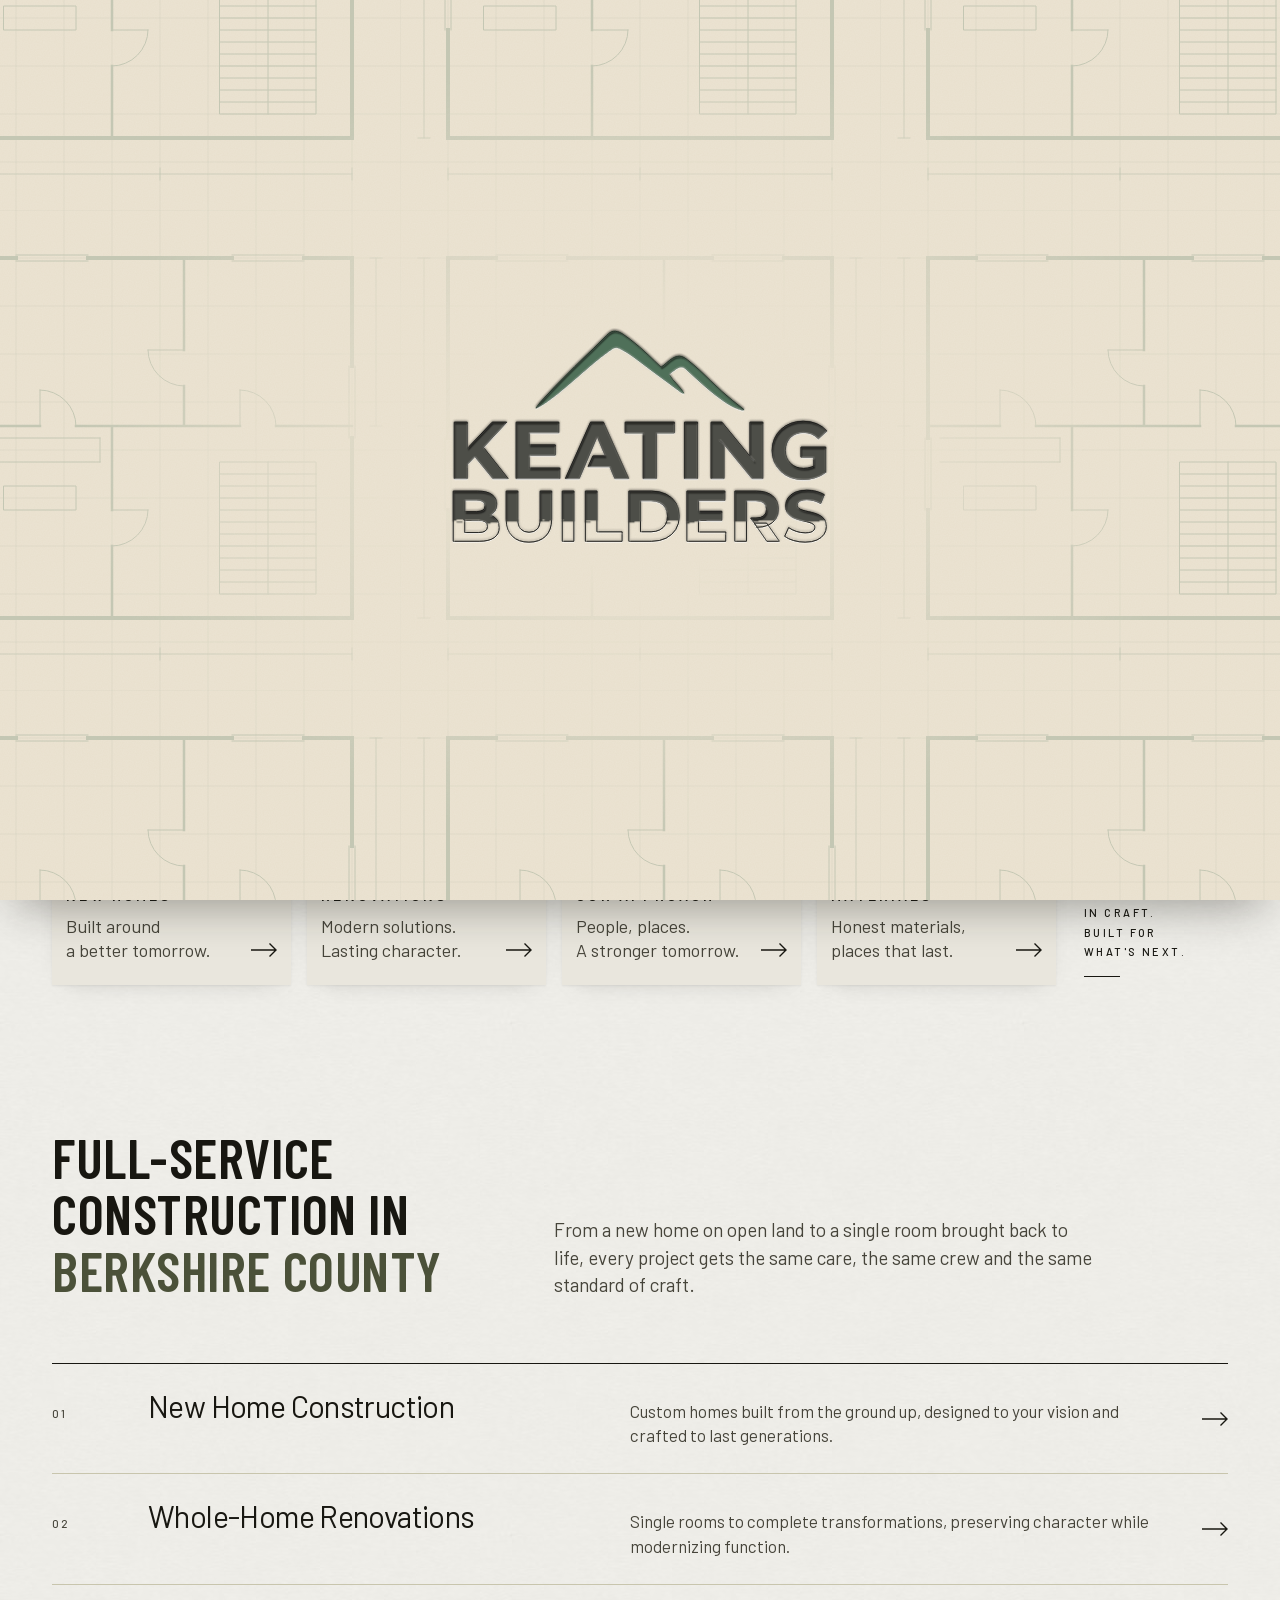
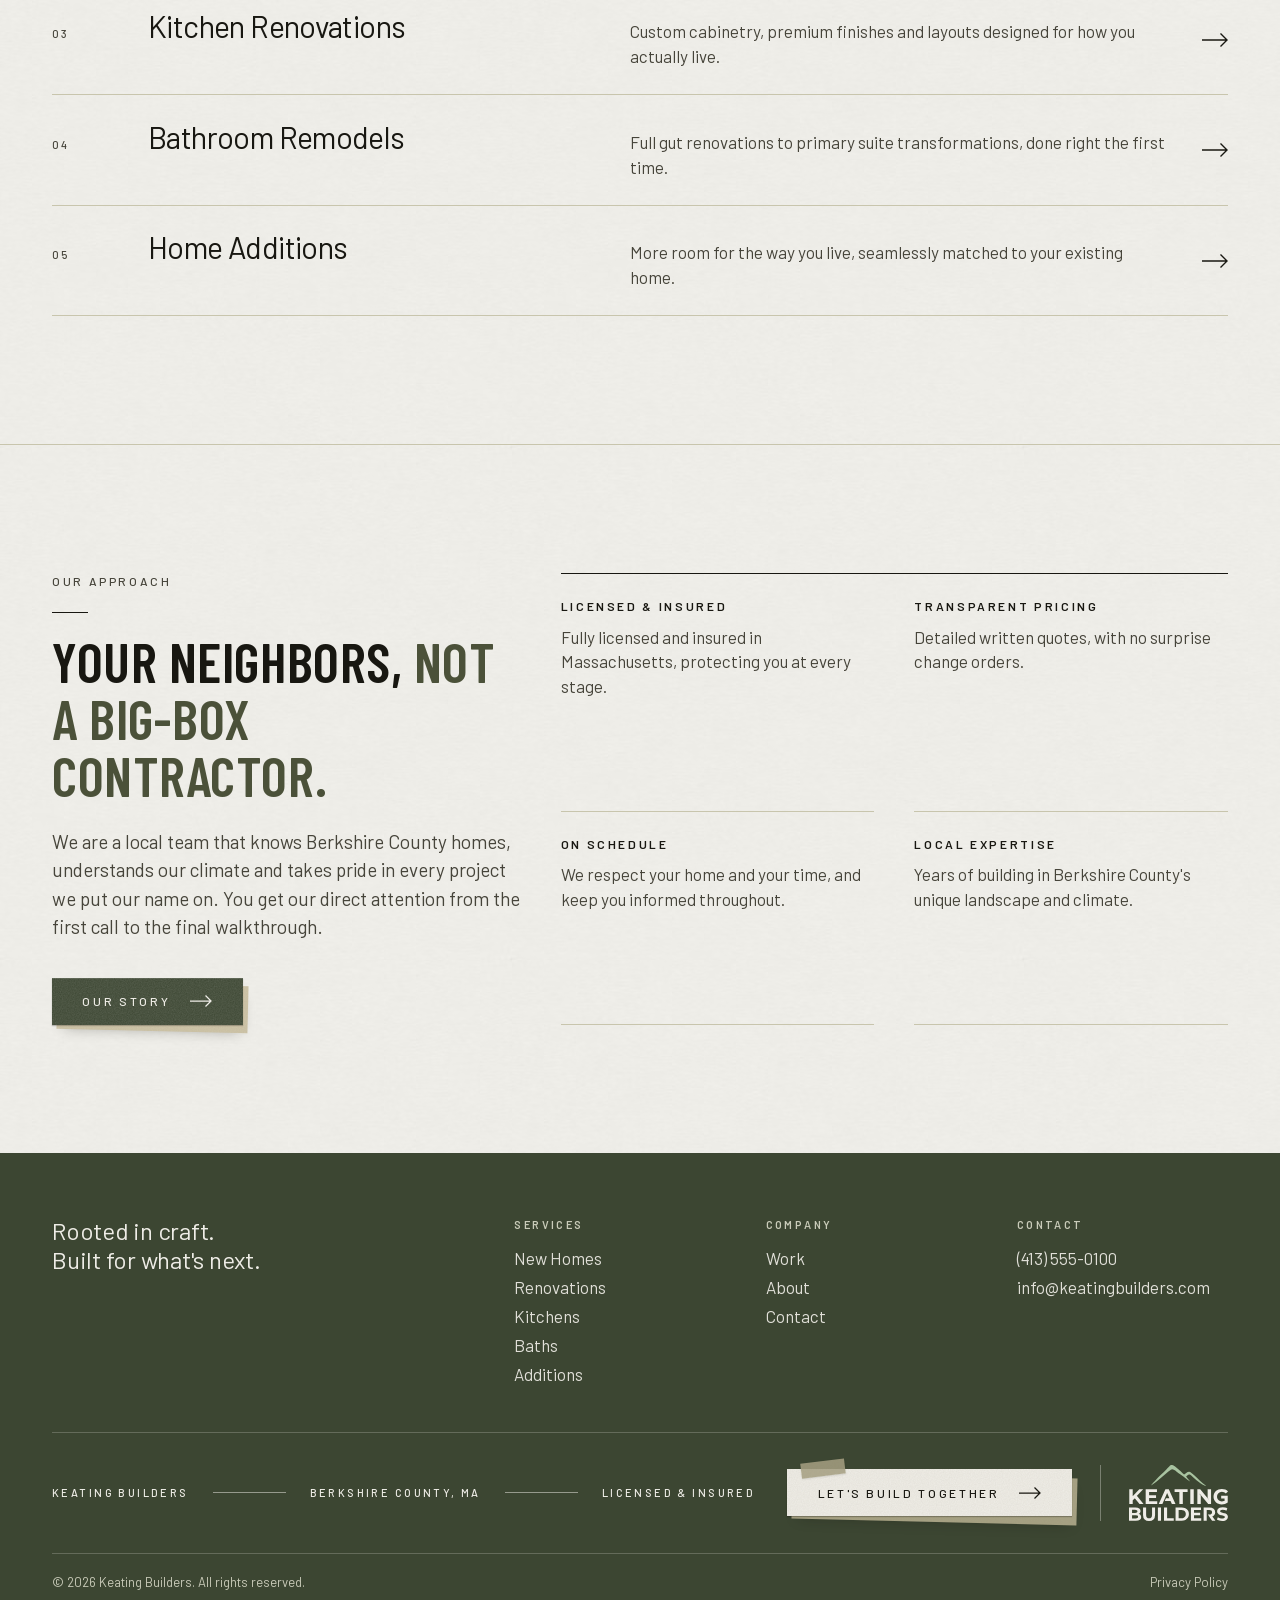
<file: index.html>
<!DOCTYPE html>
<html lang="en">
<head>
  <meta charset="UTF-8">
  <meta name="viewport" content="width=device-width, initial-scale=1.0">
  <meta name="theme-color" content="#3c4632">

  <title>Custom Home Builder, Berkshire County MA | Keating Builders</title>
  <meta name="description" content="Custom home builder and remodeling contractor in Berkshire County, MA, from Williamstown to Pittsfield and Lenox. Request a free estimate today.">
  <link rel="canonical" href="https://keatingbuilders.com/">

  <meta property="og:type" content="website">
  <meta property="og:site_name" content="Keating Builders">
  <meta property="og:url" content="https://keatingbuilders.com/">
  <meta property="og:title" content="Custom Home Builder, Berkshire County MA | Keating Builders">
  <meta property="og:description" content="Custom homes, remodeling, kitchens, baths and additions across Berkshire County, MA. Building the future, rebuilding the past.">
  <meta property="og:image" content="https://keatingbuilders.com/images/photos/custom-stone-cedar-home-berkshire-county.jpg">
  <meta name="twitter:card" content="summary_large_image">
  <meta name="twitter:title" content="Custom Home Builder, Berkshire County MA | Keating Builders">
  <meta name="twitter:description" content="Custom homes, remodeling, kitchens, baths and additions across Berkshire County, MA. Building the future, rebuilding the past.">

  <link rel="icon" type="image/x-icon" href="/favicon.ico">
  <link rel="icon" type="image/png" sizes="32x32" href="/images/logos/favicon-32.png">
  <link rel="icon" type="image/png" sizes="16x16" href="/images/logos/favicon-16.png">
  <link rel="apple-touch-icon" sizes="180x180" href="/images/logos/apple-touch-icon.png">

  <link rel="preload" href="/fonts/barlow-condensed-latin-600.woff2" as="font" type="font/woff2" crossorigin>
  <link rel="preload" href="/fonts/barlow-latin-400.woff2" as="font" type="font/woff2" crossorigin>
  <link rel="stylesheet" href="/css/site.css">

  <script type="application/ld+json">
  {
    "@context": "https://schema.org",
    "@type": "GeneralContractor",
    "@id": "https://keatingbuilders.com/#business",
    "name": "Keating Builders",
    "description": "Full-service construction company in Berkshire County, MA specializing in custom new homes, kitchen renovations, bathroom remodels, additions, and whole-home renovations.",
    "slogan": "Building the future, rebuilding the past.",
    "url": "https://keatingbuilders.com",
    "telephone": "+1-413-555-0100",
    "email": "info@keatingbuilders.com",
    "image": "https://keatingbuilders.com/images/photos/custom-stone-cedar-home-berkshire-county.jpg",
    "logo": "https://keatingbuilders.com/images/logos/keating-builders-logo.png",
    "priceRange": "$$",
    "areaServed": {
      "@type": "AdministrativeArea",
      "name": "Berkshire County, MA"
    },
    "hasMap": "https://maps.google.com/?q=Berkshire+County+MA",
    "openingHoursSpecification": [
      {
        "@type": "OpeningHoursSpecification",
        "dayOfWeek": [
          "Monday",
          "Tuesday",
          "Wednesday",
          "Thursday",
          "Friday"
        ],
        "opens": "07:00",
        "closes": "17:00"
      }
    ],
    "hasOfferCatalog": {
      "@type": "OfferCatalog",
      "name": "Construction Services",
      "itemListElement": [
        {
          "@type": "Offer",
          "itemOffered": {
            "@type": "Service",
            "name": "Custom New Home Construction",
            "url": "https://keatingbuilders.com/services/new-homes.html"
          }
        },
        {
          "@type": "Offer",
          "itemOffered": {
            "@type": "Service",
            "name": "Whole-Home Renovations",
            "url": "https://keatingbuilders.com/services/renovations.html"
          }
        },
        {
          "@type": "Offer",
          "itemOffered": {
            "@type": "Service",
            "name": "Kitchen Renovations",
            "url": "https://keatingbuilders.com/services/kitchens.html"
          }
        },
        {
          "@type": "Offer",
          "itemOffered": {
            "@type": "Service",
            "name": "Bathroom Remodels",
            "url": "https://keatingbuilders.com/services/baths.html"
          }
        },
        {
          "@type": "Offer",
          "itemOffered": {
            "@type": "Service",
            "name": "Home Additions",
            "url": "https://keatingbuilders.com/services/additions.html"
          }
        }
      ]
    }
  }
  </script>

  <script>document.documentElement.classList.add('preloading');</script>
  <style>
    /* ─── Stage: hero + cards ─── */
    .stage {
      position: relative;
      max-width: 1440px; margin: 0 auto;
      padding: 0 var(--gutter);
    }
    .hero {
      display: grid; gap: 2.5rem;
      padding: 1.5rem 0 3rem;
    }
    .hero__copy { position: relative; z-index: 2; }
    .hero h1 { font-weight: 400; }
    .hero__slogan {
      display: block;
      margin-top: 1.25rem;
      font-size: clamp(2.75rem, 1.2rem + 4.8vw, 5rem);
      line-height: .98;
      letter-spacing: -.035em;
      font-variation-settings: 'opsz' 72;
    }
    .hero__slogan em { font-style: italic; color: var(--color-olive-text); letter-spacing: -.04em; }
    .hero__slogan span { white-space: nowrap; }
    .hero__lede {
      margin-top: 1.5rem; max-width: 26rem;
      font-size: 1.3125rem; line-height: 1.3; color: var(--color-ink-soft);
      font-weight: 400;
    }
    .hero__actions { margin-top: 2rem; }

    .hero__visual { position: relative; z-index: 1; }
    .hero__collage { width: 100%; height: auto; }
    .hero__note {
      position: absolute; right: 2%; top: -6%;
      width: 8.5rem; padding: 1.25rem 1.1rem 1.4rem;
      background: var(--color-scrap) url('/images/graphics/fibrous-paper.jpg') 0 0 / 256px;
      background-image: image-set(url('/images/graphics/fibrous-paper.avif') type('image/avif'), url('/images/graphics/fibrous-paper.jpg') type('image/jpeg'));
      clip-path: polygon(0 3%, 9% 0, 22% 2%, 40% 0, 61% 3%, 78% 0, 100% 2%, 98% 24%, 100% 47%, 97% 70%, 100% 97%, 80% 100%, 58% 97%, 36% 100%, 15% 97%, 0 100%, 2% 74%, 0 50%, 3% 26%);
      transform: rotate(-4deg);
      box-shadow: 0 1px 0 rgba(24,23,17,.04);
    }
    .hero__note p {
      font: italic 400 .75rem/1.75 var(--font-sans);
      letter-spacing: .2em; text-transform: uppercase;
    }
    .hero__note p::after { content: ''; display: block; width: 32px; height: 1px; margin-top: 1rem; background: var(--color-dark); }

    @media (min-width: 900px) {
      .hero {
        grid-template-columns: minmax(0, 43%) minmax(0, 1fr);
        gap: 0; align-items: start;
        padding: 3rem 0 1.5rem;
      }
      .hero__copy { padding-top: .5rem; }
      .hero h1 { margin-right: -12rem; }
      .hero__lede { max-width: 27rem; }
      .hero__visual { margin: 1rem 7rem 0 1.5rem; }
      .hero__note { right: -6.75rem; top: 8%; }
    }
    @media (min-width: 1280px) {
      .hero h1 { margin-right: -14rem; }
      .hero__visual { margin-right: 9rem; }
      .hero__note { right: -8.5rem; }
    }

    /* Olive print + material swatches (desktop only, decorative) */
    .sprig { display: none; }
    @media (min-width: 1180px) {
      .sprig {
        display: block; position: absolute; z-index: 0; pointer-events: none;
        right: calc(var(--gutter) - .75rem); top: 17rem;
        width: 9.5rem;
      }
      /* kraft backing sheet behind the print */
      .sprig::before {
        content: ''; position: absolute; inset: -.75rem -.6rem 2.5rem -.9rem;
        background: var(--grain-dark) #d6ccb2;
        transform: rotate(-4deg);
        box-shadow: 0 8px 18px -12px rgba(24,23,17,.4);
      }
      .sprig__print {
        position: relative;
        padding: .5rem .5rem 1.5rem;
        background: var(--grain-dark) #f5f3ed;
        box-shadow: 0 1px 2px rgba(24,23,17,.12), 0 12px 24px -14px rgba(24,23,17,.45);
        transform: rotate(2deg);
      }
      .sprig__print img { width: 100%; height: auto; }
      .sprig__swatch {
        position: absolute; object-fit: cover;
        box-shadow: 0 1px 2px rgba(24,23,17,.18), 0 8px 16px -10px rgba(24,23,17,.45);
      }
      .sprig__swatch--stone { left: -1rem; top: 18.75rem; width: 4.75rem; height: 4.75rem; transform: rotate(-5deg); }
      .sprig__swatch--wood  { right: -.75rem; top: 20.75rem; width: 4rem; height: 4.75rem; transform: rotate(4deg); }
    }

    /* ─── Cards ─── */
    .cards {
      position: relative; z-index: 2;
      display: grid; gap: 1rem;
      padding-bottom: 4rem;
    }
    .cards__grid { display: grid; gap: 1rem; list-style: none; padding: 0; }
    @media (min-width: 640px)  { .cards__grid { grid-template-columns: repeat(2, minmax(0, 1fr)); } }
    @media (min-width: 1100px) { .cards__grid { grid-template-columns: repeat(4, minmax(0, 1fr)); } }
    @media (min-width: 1180px) {
      .cards { grid-template-columns: minmax(0, 1fr) 9rem; gap: 1.75rem; align-items: end; padding-bottom: 1rem; }
    }
    .card {
      display: flex; flex-direction: column; height: 100%;
      padding: .9rem .9rem 1.4rem;
      background: var(--color-card);
      box-shadow: 0 1px 2px rgba(24,23,17,.06), 0 8px 24px -16px rgba(24,23,17,.25);
      text-decoration: none;
      transition: transform .4s var(--ease), box-shadow .4s var(--ease);
    }
    .card:hover { transform: translateY(-3px); box-shadow: 0 1px 2px rgba(24,23,17,.06), 0 16px 32px -18px rgba(24,23,17,.35); }
    .card__media { aspect-ratio: 4 / 3; overflow: hidden; background: #ddd8cc; }
    .card__media img { width: 100%; height: 100%; object-fit: cover; transition: transform .8s var(--ease); }
    .card:hover .card__media img { transform: scale(1.03); }
    .card__title { margin-top: 1.4rem; font-weight: 500; font-size: .875rem; }
    .card__row { display: flex; align-items: flex-end; justify-content: space-between; gap: 1rem; margin-top: .6rem; }
    .card__desc { font-size: 1.125rem; line-height: 1.3; color: var(--color-ink-soft); }
    .card__arrow { width: 26px; height: 14px; flex: none; margin-bottom: .35rem; transition: transform .3s var(--ease); }
    .card:hover .card__arrow { transform: translateX(4px); }
    .cards__aside { display: none; }
    @media (min-width: 1180px) {
      .cards__aside { display: block; font-size: .6875rem; line-height: 1.75; padding-bottom: .5rem; }
      .cards__aside::after { content: ''; display: block; width: 36px; height: 1px; margin-top: .9rem; background: var(--color-dark); }
    }

    /* Preloader: logo on tan drafting paper over a faint green floor-plan pattern.
       Hidden (display:none) unless html.preloading / .is-leaving, so the fixed overlay
       never lingers in the render tree (iOS Safari toolbar rule). */
    .preloader { display: none; }
    html.preloading .preloader, .preloader.is-leaving {
      position: fixed; inset: 0; z-index: 200;
      display: flex; align-items: center; justify-content: center;
      background: var(--grain-light) var(--color-tan);
    }
    .preloader::before {
      content: ''; position: absolute; inset: 0;
      background: url('/images/graphics/blueprint-plan.svg') center / 480px repeat;
      opacity: .2;
      /* fade the plan away behind the logo so it stays the focus */
      -webkit-mask-image: radial-gradient(ellipse at center, transparent 18%, #000 62%);
              mask-image: radial-gradient(ellipse at center, transparent 18%, #000 62%);
    }
    .preloader__logo { position: relative; width: clamp(220px, 46vw, 380px); height: auto; }
    /* hand-off: the drafting sheet is pulled up off the page like paper, logo drifting up
       ahead of it; the hero rises in under the receding edge (transform only, no layout cost) */
    html.preloading .preloader, .preloader.is-leaving { box-shadow: 0 22px 44px -18px rgba(24, 23, 17, .4); }
    .preloader::after {
      content: ''; position: absolute; left: 0; right: 0; bottom: 0; height: 2px;
      background: #336147; opacity: 0;
    }
    .preloader.is-leaving { transform: translateY(-100%); transition: transform .95s cubic-bezier(.7, 0, .2, 1); }
    .preloader.is-leaving::after { opacity: .5; transition: opacity .2s ease; }
    .preloader.is-leaving .preloader__logo {
      opacity: 0; transform: translateY(-28px) scale(.97);
      transition: opacity .5s ease, transform .9s cubic-bezier(.7, 0, .2, 1);
    }
    @media (prefers-reduced-motion: reduce) {
      .preloader.is-leaving { transform: none; opacity: 0; transition: opacity .4s ease; }
      .preloader.is-leaving .preloader__logo { transform: none; }
    }
    html.preloading body { overflow: hidden; }
    /* no hero entrance while preloading; it starts fresh as the overlay fades */
    html.preloading .rise, html.preloading .fade { animation: none; }
    .sprig.fade { animation-delay: .35s; } /* olive print + swatches follow the collage in */
    @media (max-width: 639px) { .preloader::before { background-size: 360px; } }
    /* logo draw-in: outlines trace in (stroke-dashoffset, set up by the inline script below
       the markup), then fills + emboss fade in as the outlines dissolve, tagline last */
    .pl-draw { stroke-width: 1.1; stroke-opacity: 0; }
    html.preloading .pl-draw { fill-opacity: 0; stroke-opacity: 1; }
    html.preloading .pl-tag { fill-opacity: 0; }
    .preloader.is-filled .pl-draw { fill-opacity: 1; stroke-opacity: 0; transition: fill-opacity .8s var(--ease), stroke-opacity .8s var(--ease) .25s; }
    .preloader.is-filled .pl-tag { fill-opacity: 1; transition: fill-opacity .6s var(--ease) .15s; }
    /* paint-in: when the script builds the painted copies, the originals never take the fill */
    #preloader.is-painting .pl-draw { fill-opacity: 0; }
  </style>
</head>

<body>
  <div class="preloader" id="preloader" aria-hidden="true">
    <svg xmlns="http://www.w3.org/2000/svg" viewBox="-4 -4 467.06 300.2" class="preloader__logo" aria-hidden="true" focusable="false"><defs><filter id="kb-press" x="-4" y="-4" width="467.06" height="300.2" filterUnits="userSpaceOnUse" color-interpolation-filters="sRGB">
<feOffset in="SourceAlpha" dx="-0.3" dy="-1.4" result="up"/>
<feGaussianBlur in="up" stdDeviation="1.1" result="upBlur"/>
<feComposite in="upBlur" in2="SourceAlpha" operator="out" result="outerShadowMask"/>
<feFlood flood-color="#000" flood-opacity="0.38"/>
<feComposite in2="outerShadowMask" operator="in" result="outerShadow"/>
<feOffset in="SourceAlpha" dx="0.3" dy="1.8" result="down"/>
<feGaussianBlur in="down" stdDeviation="0.6" result="downBlur"/>
<feComposite in="downBlur" in2="SourceAlpha" operator="out" result="outerLightMask"/>
<feFlood flood-color="#fff" flood-opacity="0.75"/>
<feComposite in2="outerLightMask" operator="in" result="outerLight"/>
<feOffset in="SourceAlpha" dx="1.3" dy="2.0" result="inShift"/>
<feGaussianBlur in="inShift" stdDeviation="0.5" result="inBlur"/>
<feComposite in="SourceAlpha" in2="inBlur" operator="out" result="innerShadowMask"/>
<feFlood flood-color="#000" flood-opacity="0.65"/>
<feComposite in2="innerShadowMask" operator="in" result="innerShadow"/>
<feMerge><feMergeNode in="outerShadow"/><feMergeNode in="outerLight"/><feMergeNode in="SourceGraphic"/><feMergeNode in="innerShadow"/></feMerge>
</filter><filter id="kb-press-mtn" x="-4" y="-4" width="467.06" height="300.2" filterUnits="userSpaceOnUse" color-interpolation-filters="sRGB">
<feOffset in="SourceAlpha" dx="-0.3" dy="-1.4" result="up"/>
<feGaussianBlur in="up" stdDeviation="1.1" result="upBlur"/>
<feComposite in="upBlur" in2="SourceAlpha" operator="out" result="outerShadowMask"/>
<feFlood flood-color="#000" flood-opacity="0.62"/>
<feComposite in2="outerShadowMask" operator="in" result="outerShadow"/>
<feOffset in="SourceAlpha" dx="0.3" dy="1.8" result="down"/>
<feGaussianBlur in="down" stdDeviation="0.6" result="downBlur"/>
<feComposite in="downBlur" in2="SourceAlpha" operator="out" result="outerLightMask"/>
<feFlood flood-color="#fff" flood-opacity="0.75"/>
<feComposite in2="outerLightMask" operator="in" result="outerLight"/>
<feOffset in="SourceAlpha" dx="1.3" dy="2.0" result="inShift"/>
<feGaussianBlur in="inShift" stdDeviation="0.5" result="inBlur"/>
<feComposite in="SourceAlpha" in2="inBlur" operator="out" result="innerShadowMask"/>
<feFlood flood-color="#000" flood-opacity="0.5"/>
<feComposite in2="innerShadowMask" operator="in" result="innerShadow"/>
<feMerge><feMergeNode in="outerShadow"/><feMergeNode in="outerLight"/><feMergeNode in="SourceGraphic"/><feMergeNode in="innerShadow"/></feMerge>
</filter></defs><path class="pl-draw" fill="#4f7059" stroke="#4f7059" fill-rule="evenodd" filter="url(#kb-press-mtn)" d="M255.39 44.27C260.45 41.08 264.33 36.34 269.52 33.34C272.15 31.82 275.22 30.64 278.31 30.74C282.12 30.86 285.31 33.3 288.19 35.55C293.12 39.4 297.83 43.52 302.42 47.76C311.77 56.39 320.64 65.53 330.09 74.05C338.83 81.93 348.09 89.18 357.36 96.41C356.34 96.98 355.27 96.77 354.19 96.48C352.73 96.08 351.28 95.62 349.86 95.09C343.19 92.63 337.1 88.87 331.3 84.81C318.67 75.96 307.08 65.74 295.76 55.31C292.86 52.64 289.99 49.95 287.11 47.27C285.38 45.67 283.39 43.83 280.91 43.67C278.91 43.55 276.93 44.38 275.2 45.3C271.43 47.29 268.41 50.36 265.05 52.93C269.81 61.61 278.42 67.5 283.28 76.06C282.71 75.98 282.17 75.89 281.63 75.68C279.9 75.02 278.05 73.39 276.55 72.27C272.8 69.45 269.04 66.66 265.26 63.87C256.5 57.41 247.69 50.99 238.99 44.45C233.01 39.95 227.15 35.28 221.06 30.93C216.76 27.85 212.31 24.96 207.63 22.47C205.47 21.32 202.86 19.84 200.36 19.73C197.96 19.62 195.85 21.02 193.95 22.32C193 22.97 192.06 23.64 191.12 24.31C184.49 29.03 178.12 34.09 171.88 39.31C157.19 51.61 143.2 64.73 128.19 76.64C124.07 79.91 119.88 83.08 115.59 86.12C111.16 89.26 106.61 92.23 101.63 94.42C104.97 89.54 108.97 85.17 112.98 80.84C117.02 76.49 121.09 72.17 125.19 67.89C133.04 59.7 141.02 51.65 149.12 43.71C156.71 36.26 164.41 28.92 172.05 21.52C176.94 16.78 181.81 12.01 186.61 7.16C189.09 4.66 191.58 1.65 195.06 0.55C196.42 0.13 197.87 0 199.29 0.08C203.23 0.3 206.57 2.36 209.74 4.53C212.48 6.39 215.16 8.34 217.78 10.35C225.4 16.18 232.6 22.55 239.55 29.15C244.84 34.17 249.95 39.39 255.39 44.27Z"/><g fill="#4d4e48" stroke="#4d4e48" filter="url(#kb-press)"><path class="pl-draw" d="M15.61 165.26L14.72 146.76L47.87 111.82L65.68 111.82L35.8 143.99L26.89 153.49L15.61 165.26ZM1.26 181.1L1.26 111.82L17.19 111.82L17.19 181.1L1.26 181.1ZM48.66 181.1L24.02 150.91L34.51 139.53L67.36 181.1L48.66 181.1ZM77.34 181.1L77.34 111.82L129.69 111.82L129.69 124.69L93.28 124.69L93.28 168.23L130.98 168.23L130.98 181.1L77.34 181.1ZM92.09 152.2L92.09 139.73L125.44 139.73L125.44 152.2L92.09 152.2ZM137.88 181.1L168.76 111.82L184.59 111.82L215.57 181.1L198.7 181.1L192.54 166.42L165.81 166.42L171.71 153.33L187.04 153.33L176.9 129.19L154.75 181.1L137.88 181.1ZM233.53 181.1L233.53 124.89L211.37 124.89L211.37 111.82L271.73 111.82L271.73 124.89L249.56 124.89L249.56 181.1L233.53 181.1ZM284.21 181.1L284.21 111.82L300.24 111.82L300.24 181.1L284.21 181.1ZM316.95 181.1L316.95 111.82L330.21 111.82L369.6 159.89L370.36 159.26L364.65 152.29L364.65 111.82L380.48 111.82L380.48 181.1L367.32 181.1L327.84 133.03L327.07 133.66L332.79 140.61L332.79 181.1L316.95 181.1ZM429.77 182.28Q421.55 182.28 414.68 179.66Q407.8 177.04 402.7 172.19Q397.61 167.34 394.78 160.81Q391.96 154.28 391.96 146.46Q391.96 138.64 394.78 132.11Q397.61 125.58 402.75 120.73Q407.9 115.88 414.82 113.26Q421.75 110.64 430.06 110.64Q439.27 110.64 446.64 113.7Q454.01 116.77 459.06 122.61L448.77 132.11Q445.01 128.15 440.55 126.22Q436.1 124.29 430.85 124.29Q425.81 124.29 421.65 125.88Q417.5 127.46 414.48 130.43Q411.46 133.4 409.83 137.45Q408.19 141.51 408.19 146.46Q408.19 151.31 409.83 155.37Q411.46 159.42 414.48 162.44Q417.5 165.46 421.6 167.04Q425.71 168.63 430.66 168.63Q435.41 168.63 439.91 167.09Q444.41 165.56 448.67 161.9L457.77 173.48Q452.13 177.73 444.66 180.01Q437.19 182.28 429.77 182.28ZM457.77 173.48L443.13 171.4L443.13 154.77L427.39 154.77L427.39 142.45L457.77 142.45L457.77 173.48ZM0 258.15L0 196.51L30.12 196.51Q41.74 196.51 47.6 200.91Q53.46 205.31 53.46 212.53Q53.46 217.38 51.08 220.94Q48.7 224.51 44.56 226.45Q40.42 228.39 35.05 228.39L36.72 224.77Q42.54 224.77 47.03 226.67Q51.52 228.56 54.03 232.26Q56.54 235.96 56.54 241.33Q56.54 249.26 50.29 253.7Q44.03 258.15 31.88 258.15L0 258.15ZM14.18 247.41L30.82 247.41Q36.37 247.41 39.23 245.6Q42.1 243.8 42.1 239.83Q42.1 235.96 39.23 234.07Q36.37 232.17 30.82 232.17L13.12 232.17L13.12 221.78L28.36 221.78Q33.55 221.78 36.33 219.98Q39.1 218.17 39.1 214.47Q39.1 210.86 36.33 209.06Q33.55 207.25 28.36 207.25L14.18 207.25L14.18 247.41ZM93.01 259.21Q79.89 259.21 72.49 251.9Q65.09 244.59 65.09 231.03L65.09 196.51L79.36 196.51L79.36 230.5Q79.36 239.3 82.97 243.18Q86.58 247.05 93.1 247.05Q99.61 247.05 103.22 243.18Q106.83 239.3 106.83 230.5L106.83 196.51L120.92 196.51L120.92 231.03Q120.92 244.59 113.53 251.9Q106.13 259.21 93.01 259.21ZM134.04 258.15L134.04 196.51L148.3 196.51L148.3 258.15L134.04 258.15ZM162.39 258.15L162.39 196.51L176.65 196.51L176.65 246.53L207.56 246.53L207.56 258.15L162.39 258.15ZM215.86 258.15L215.86 196.51L243.87 196.51Q253.91 196.51 261.57 200.34Q269.23 204.17 273.54 211.04Q277.86 217.91 277.86 227.33Q277.86 236.66 273.54 243.58Q269.23 250.49 261.57 254.32Q253.91 258.15 243.87 258.15L215.86 258.15ZM230.13 246.44L243.16 246.44Q249.33 246.44 253.86 244.1Q258.4 241.77 260.91 237.46Q263.42 233.14 263.42 227.33Q263.42 221.43 260.91 217.16Q258.4 212.89 253.86 210.55Q249.33 208.22 243.16 208.22L230.13 208.22L230.13 246.44ZM287.22 258.15L287.22 196.51L333.81 196.51L333.81 207.95L301.4 207.95L301.4 246.7L334.95 246.7L334.95 258.15L287.22 258.15ZM300.35 232.44L300.35 221.34L330.02 221.34L330.02 232.44L300.35 232.44ZM346.13 258.15L346.13 196.51L372.46 196.51Q385.32 196.51 392.45 202.45Q399.58 208.4 399.58 218.87Q399.58 225.74 396.32 230.72Q393.07 235.69 387.08 238.34Q381.09 240.98 372.81 240.98L373.49 240.98L365.66 229.62L372.02 229.62Q378.62 229.62 381.88 226.76Q385.14 223.89 385.14 218.87Q385.14 213.77 381.88 210.95Q378.62 208.13 372.02 208.13L360.4 208.13L360.4 258.15L346.13 258.15ZM385.32 258.15L369.91 235.78L385.14 235.78L400.73 258.15L385.32 258.15ZM432.46 259.21Q425.06 259.21 418.28 257.23Q411.5 255.24 407.36 252.07L412.21 241.33Q416.17 244.15 421.59 245.95Q427 247.76 432.55 247.76Q436.78 247.76 439.37 246.92Q441.97 246.09 443.2 244.59Q444.44 243.09 444.44 241.15Q444.44 238.69 442.5 237.24Q440.56 235.78 437.39 234.86Q434.22 233.93 430.39 233.1Q426.56 232.26 422.73 231.03Q418.9 229.79 415.73 227.86Q412.56 225.92 410.58 222.75Q408.6 219.58 408.6 214.65Q408.6 209.36 411.46 205Q414.32 200.65 420.09 198.05Q425.86 195.45 434.57 195.45Q440.39 195.45 446.02 196.82Q451.66 198.18 455.97 200.91L451.57 211.74Q447.26 209.28 442.94 208.09Q438.63 206.9 434.49 206.9Q430.35 206.9 427.71 207.87Q425.06 208.84 423.92 210.38Q422.77 211.92 422.77 213.94Q422.77 216.32 424.71 217.77Q426.65 219.23 429.82 220.11Q432.99 220.99 436.82 221.87Q440.65 222.75 444.48 223.89Q448.31 225.04 451.48 226.98Q454.65 228.91 456.63 232.08Q458.62 235.25 458.62 240.1Q458.62 245.29 455.71 249.61Q452.8 253.92 447.04 256.56Q441.27 259.21 432.46 259.21Z"/><path class="pl-tag" stroke="none" d="M0.97 291.99L0.97 279.89L6.89 279.89Q9.17 279.89 10.32 280.75Q11.47 281.62 11.47 283.03Q11.47 283.98 11 284.68Q10.53 285.39 9.72 285.77Q8.91 286.15 7.85 286.15L8.18 285.44Q9.32 285.44 10.2 285.81Q11.09 286.18 11.58 286.91Q12.07 287.63 12.07 288.69Q12.07 290.24 10.84 291.12Q9.62 291.99 7.23 291.99L0.97 291.99ZM3.76 289.88L7.02 289.88Q8.11 289.88 8.67 289.53Q9.24 289.17 9.24 288.39Q9.24 287.63 8.67 287.26Q8.11 286.89 7.02 286.89L3.55 286.89L3.55 284.85L6.54 284.85Q7.56 284.85 8.1 284.49Q8.65 284.14 8.65 283.41Q8.65 282.71 8.1 282.35Q7.56 282 6.54 282L3.76 282L3.76 289.88ZM19.89 292.2Q17.31 292.2 15.86 290.76Q14.41 289.33 14.41 286.66L14.41 279.89L17.21 279.89L17.21 286.56Q17.21 288.29 17.92 289.05Q18.62 289.81 19.9 289.81Q21.18 289.81 21.89 289.05Q22.6 288.29 22.6 286.56L22.6 279.89L25.37 279.89L25.37 286.66Q25.37 289.33 23.91 290.76Q22.46 292.2 19.89 292.2ZM28.94 291.99L28.94 279.89L31.75 279.89L31.75 291.99L28.94 291.99ZM34.69 291.99L34.69 279.89L37.49 279.89L37.49 289.71L43.56 289.71L43.56 291.99L34.69 291.99ZM45.28 291.99L45.28 279.89L50.77 279.89Q52.74 279.89 54.25 280.64Q55.75 281.39 56.6 282.74Q57.45 284.09 57.45 285.94Q57.45 287.77 56.6 289.13Q55.75 290.48 54.25 291.24Q52.74 291.99 50.77 291.99L45.28 291.99ZM48.08 289.69L50.63 289.69Q51.84 289.69 52.73 289.23Q53.62 288.77 54.12 287.93Q54.61 287.08 54.61 285.94Q54.61 284.78 54.12 283.94Q53.62 283.1 52.73 282.65Q51.84 282.19 50.63 282.19L48.08 282.19L48.08 289.69ZM59.99 291.99L59.99 279.89L62.79 279.89L62.79 291.99L59.99 291.99ZM65.95 291.99L65.95 279.89L68.26 279.89L75.4 288.6L74.28 288.6L74.28 279.89L77.05 279.89L77.05 291.99L74.75 291.99L67.59 283.28L68.71 283.28L68.71 291.99L65.95 291.99ZM86 292.2Q84.56 292.2 83.36 291.74Q82.16 291.28 81.27 290.43Q80.38 289.59 79.89 288.44Q79.39 287.3 79.39 285.94Q79.39 284.57 79.89 283.43Q80.38 282.29 81.28 281.44Q82.18 280.6 83.39 280.14Q84.6 279.68 86.05 279.68Q87.66 279.68 88.95 280.22Q90.23 280.75 91.11 281.77L89.32 283.43Q88.66 282.74 87.88 282.4Q87.1 282.07 86.19 282.07Q85.31 282.07 84.58 282.34Q83.85 282.62 83.33 283.14Q82.8 283.66 82.51 284.37Q82.23 285.07 82.23 285.94Q82.23 286.79 82.51 287.49Q82.8 288.2 83.33 288.73Q83.85 289.26 84.57 289.53Q85.29 289.81 86.15 289.81Q86.98 289.81 87.77 289.54Q88.56 289.27 89.3 288.63L90.89 290.66Q89.9 291.4 88.6 291.8Q87.29 292.2 86 292.2ZM90.89 290.66L88.33 290.29L88.33 285.75L90.89 285.75L90.89 290.66ZM101.9 291.99L101.9 282.17L98.03 282.17L98.03 279.89L108.57 279.89L108.57 282.17L104.7 282.17L104.7 291.99L101.9 291.99ZM118.99 291.99L118.99 279.89L121.79 279.89L121.79 291.99L118.99 291.99ZM110.69 291.99L110.69 279.89L113.49 279.89L113.49 291.99L110.69 291.99ZM113.29 287.03L113.29 284.66L119.2 284.66L119.2 287.03L113.29 287.03ZM124.94 291.99L124.94 279.89L134.08 279.89L134.08 282.14L127.72 282.14L127.72 289.74L134.3 289.74L134.3 291.99L124.94 291.99ZM127.51 286.94L127.51 284.76L133.34 284.76L133.34 286.94L127.51 286.94ZM142.42 291.99L142.42 279.89L151.56 279.89L151.56 282.14L145.22 282.14L145.22 291.99L142.42 291.99ZM145.01 287.58L145.01 285.33L150.82 285.33L150.82 287.58L145.01 287.58ZM159.06 292.2Q156.49 292.2 155.03 290.76Q153.58 289.33 153.58 286.66L153.58 279.89L156.38 279.89L156.38 286.56Q156.38 288.29 157.09 289.05Q157.8 289.81 159.08 289.81Q160.36 289.81 161.07 289.05Q161.77 288.29 161.77 286.56L161.77 279.89L164.54 279.89L164.54 286.66Q164.54 289.33 163.09 290.76Q161.64 292.2 159.06 292.2ZM170.28 291.99L170.28 282.17L166.41 282.17L166.41 279.89L176.95 279.89L176.95 282.17L173.08 282.17L173.08 291.99L170.28 291.99ZM183.89 292.2Q181.31 292.2 179.86 290.76Q178.41 289.33 178.41 286.66L178.41 279.89L181.21 279.89L181.21 286.56Q181.21 288.29 181.92 289.05Q182.63 289.81 183.91 289.81Q185.19 289.81 185.9 289.05Q186.6 288.29 186.6 286.56L186.6 279.89L189.37 279.89L189.37 286.66Q189.37 289.33 187.92 290.76Q186.47 292.2 183.89 292.2ZM192.04 291.99L192.04 279.89L197.2 279.89Q199.73 279.89 201.13 281.05Q202.53 282.22 202.53 284.28Q202.53 285.63 201.89 286.6Q201.25 287.58 200.07 288.1Q198.9 288.62 197.27 288.62L193.59 288.62L194.84 287.39L194.84 291.99L192.04 291.99ZM199.73 291.99L196.7 287.6L199.69 287.6L202.75 291.99L199.73 291.99ZM194.84 287.7L193.59 286.39L197.12 286.39Q198.41 286.39 199.05 285.83Q199.69 285.26 199.69 284.28Q199.69 283.28 199.05 282.72Q198.41 282.17 197.12 282.17L193.59 282.17L194.84 280.84L194.84 287.7ZM205.34 291.99L205.34 279.89L214.48 279.89L214.48 282.14L208.12 282.14L208.12 289.74L214.71 289.74L214.71 291.99L205.34 291.99ZM207.92 286.94L207.92 284.76L213.74 284.76L213.74 286.94L207.92 286.94ZM221.95 287.09L221.95 285.13L237.8 285.13L237.8 287.09ZM245.49 291.99L245.49 279.89L250.66 279.89Q253.19 279.89 254.59 281.05Q255.99 282.22 255.99 284.28Q255.99 285.63 255.35 286.6Q254.71 287.58 253.53 288.1Q252.36 288.62 250.73 288.62L247.05 288.62L248.3 287.39L248.3 291.99L245.49 291.99ZM253.19 291.99L250.16 287.6L253.15 287.6L256.21 291.99L253.19 291.99ZM248.3 287.7L247.05 286.39L250.58 286.39Q251.87 286.39 252.51 285.83Q253.15 285.26 253.15 284.28Q253.15 283.28 252.51 282.72Q251.87 282.17 250.58 282.17L247.05 282.17L248.3 280.84L248.3 287.7ZM258.72 291.99L258.72 279.89L267.86 279.89L267.86 282.14L261.5 282.14L261.5 289.74L268.09 289.74L268.09 291.99L258.72 291.99ZM261.29 286.94L261.29 284.76L267.12 284.76L267.12 286.94L261.29 286.94ZM270.42 291.99L270.42 279.89L276.33 279.89Q278.62 279.89 279.76 280.75Q280.91 281.62 280.91 283.03Q280.91 283.98 280.45 284.68Q279.98 285.39 279.17 285.77Q278.36 286.15 277.3 286.15L277.63 285.44Q278.77 285.44 279.65 285.81Q280.53 286.18 281.03 286.91Q281.52 287.63 281.52 288.69Q281.52 290.24 280.29 291.12Q279.06 291.99 276.68 291.99L270.42 291.99ZM273.2 289.88L276.47 289.88Q277.56 289.88 278.12 289.53Q278.68 289.17 278.68 288.39Q278.68 287.63 278.12 287.26Q277.56 286.89 276.47 286.89L273 286.89L273 284.85L275.99 284.85Q277.01 284.85 277.55 284.49Q278.1 284.14 278.1 283.41Q278.1 282.71 277.55 282.35Q277.01 282 275.99 282L273.2 282L273.2 289.88ZM289.18 292.2Q286.61 292.2 285.16 290.76Q283.7 289.33 283.7 286.66L283.7 279.89L286.5 279.89L286.5 286.56Q286.5 288.29 287.21 289.05Q287.92 289.81 289.2 289.81Q290.48 289.81 291.19 289.05Q291.9 288.29 291.9 286.56L291.9 279.89L294.66 279.89L294.66 286.66Q294.66 289.33 293.21 290.76Q291.76 292.2 289.18 292.2ZM297.69 291.99L297.69 279.89L300.49 279.89L300.49 291.99L297.69 291.99ZM303.88 291.99L303.88 279.89L306.68 279.89L306.68 289.71L312.75 289.71L312.75 291.99L303.88 291.99ZM314.48 291.99L314.48 279.89L319.97 279.89Q321.94 279.89 323.45 280.64Q324.95 281.39 325.8 282.74Q326.65 284.09 326.65 285.94Q326.65 287.77 325.8 289.13Q324.95 290.48 323.45 291.24Q321.94 291.99 319.97 291.99L314.48 291.99ZM317.28 289.69L319.84 289.69Q321.05 289.69 321.94 289.23Q322.83 288.77 323.32 287.93Q323.81 287.08 323.81 285.94Q323.81 284.78 323.32 283.94Q322.83 283.1 321.94 282.65Q321.05 282.19 319.84 282.19L317.28 282.19L317.28 289.69ZM329.06 291.99L329.06 279.89L331.86 279.89L331.86 291.99L329.06 291.99ZM335.11 291.99L335.11 279.89L337.43 279.89L344.57 288.6L343.44 288.6L343.44 279.89L346.21 279.89L346.21 291.99L343.91 291.99L336.75 283.28L337.88 283.28L337.88 291.99L335.11 291.99ZM355.06 292.2Q353.63 292.2 352.43 291.74Q351.23 291.28 350.34 290.43Q349.45 289.59 348.95 288.44Q348.46 287.3 348.46 285.94Q348.46 284.57 348.95 283.43Q349.45 282.29 350.34 281.44Q351.24 280.6 352.45 280.14Q353.66 279.68 355.12 279.68Q356.72 279.68 358.01 280.22Q359.3 280.75 360.18 281.77L358.38 283.43Q357.73 282.74 356.95 282.4Q356.17 282.07 355.25 282.07Q354.37 282.07 353.65 282.34Q352.92 282.62 352.39 283.14Q351.87 283.66 351.58 284.37Q351.3 285.07 351.3 285.94Q351.3 286.79 351.58 287.49Q351.87 288.2 352.39 288.73Q352.92 289.26 353.64 289.53Q354.35 289.81 355.22 289.81Q356.05 289.81 356.84 289.54Q357.62 289.27 358.37 288.63L359.96 290.66Q358.97 291.4 357.67 291.8Q356.36 292.2 355.06 292.2ZM359.96 290.66L357.4 290.29L357.4 285.75L359.96 285.75L359.96 290.66ZM371.02 291.99L371.02 282.17L367.15 282.17L367.15 279.89L377.7 279.89L377.7 282.17L373.82 282.17L373.82 291.99L371.02 291.99ZM387.88 291.99L387.88 279.89L390.68 279.89L390.68 291.99L387.88 291.99ZM379.58 291.99L379.58 279.89L382.38 279.89L382.38 291.99L379.58 291.99ZM382.17 287.03L382.17 284.66L388.08 284.66L388.08 287.03L382.17 287.03ZM393.73 291.99L393.73 279.89L402.87 279.89L402.87 282.14L396.51 282.14L396.51 289.74L403.1 289.74L403.1 291.99L393.73 291.99ZM396.3 286.94L396.3 284.76L402.13 284.76L402.13 286.94L396.3 286.94ZM411.33 291.99L411.33 279.89L416.57 279.89Q418.19 279.89 419.37 280.42Q420.54 280.94 421.18 281.93Q421.82 282.91 421.82 284.28Q421.82 285.63 421.18 286.61Q420.54 287.6 419.37 288.12Q418.19 288.65 416.57 288.65L412.89 288.65L414.13 287.39L414.13 291.99L411.33 291.99ZM414.13 287.7L412.89 286.37L416.41 286.37Q417.71 286.37 418.35 285.82Q418.99 285.26 418.99 284.28Q418.99 283.28 418.35 282.72Q417.71 282.17 416.41 282.17L412.89 282.17L414.13 280.84L414.13 287.7ZM422.28 291.99L427.67 279.89L430.44 279.89L435.85 291.99L432.91 291.99L428.48 281.31L429.59 281.31L425.15 291.99L422.28 291.99ZM424.98 289.4L425.72 287.27L431.94 287.27L432.7 289.4L424.98 289.4ZM441.23 292.2Q439.78 292.2 438.45 291.81Q437.12 291.42 436.3 290.8L437.25 288.69Q438.03 289.24 439.1 289.59Q440.16 289.95 441.25 289.95Q442.08 289.95 442.59 289.78Q443.1 289.62 443.34 289.33Q443.58 289.03 443.58 288.65Q443.58 288.17 443.2 287.88Q442.82 287.6 442.2 287.42Q441.58 287.23 440.82 287.07Q440.07 286.91 439.32 286.66Q438.57 286.42 437.95 286.04Q437.32 285.66 436.93 285.04Q436.55 284.42 436.55 283.45Q436.55 282.41 437.11 281.56Q437.67 280.7 438.8 280.19Q439.93 279.68 441.65 279.68Q442.79 279.68 443.89 279.95Q445 280.22 445.85 280.75L444.98 282.88Q444.13 282.39 443.29 282.16Q442.44 281.93 441.63 281.93Q440.82 281.93 440.3 282.12Q439.78 282.31 439.55 282.61Q439.33 282.91 439.33 283.31Q439.33 283.78 439.71 284.06Q440.09 284.35 440.71 284.52Q441.33 284.69 442.09 284.87Q442.84 285.04 443.59 285.26Q444.34 285.49 444.96 285.87Q445.59 286.25 445.98 286.87Q446.36 287.49 446.36 288.44Q446.36 289.46 445.79 290.31Q445.22 291.16 444.09 291.68Q442.96 292.2 441.23 292.2ZM450.69 291.99L450.69 282.17L446.82 282.17L446.82 279.89L457.36 279.89L457.36 282.17L453.49 282.17L453.49 291.99L450.69 291.99Z"/></g></svg>
    <script>
      // hidden starting state, applied before first paint: each outline fully dashed out
      (function () {
        if (!document.documentElement.classList.contains('preloading')) return;
        if (matchMedia('(prefers-reduced-motion: reduce)').matches) return;
        var pre = document.getElementById('preloader');
        var svg = pre.querySelector('svg');
        var NS = 'http://www.w3.org/2000/svg';
        var paths = pre.querySelectorAll('.pl-draw');

        // Paint-in: the fill is rolled on in horizontal passes (alternating direction, like
        // painting siding), revealed through a mask of brush strokes with bristly edges.
        // [x1, y, x2, width] in logo units: 2 passes over the mountain, 2 per wordmark line.
        var passes = [[95, 26, 365, 64], [365, 74, 95, 64], [-8, 129, 467, 48], [467, 163, -8, 48],
                      [-8, 212, 467, 44], [467, 244, -8, 44]];
        var strokes = '';
        for (var j = 0; j < passes.length; j++) {
          var q = passes[j];
          strokes += '<path class="pl-pass" d="M' + q[0] + ' ' + q[1] + 'H' + q[2] + '" stroke-width="' + q[3] + '"/>';
        }
        svg.querySelector('defs').insertAdjacentHTML('beforeend',
          '<filter id="pl-brush" x="-10%" y="-30%" width="120%" height="160%">' +
            '<feTurbulence type="fractalNoise" baseFrequency=".035 .6" numOctaves="2" seed="7" result="n"/>' +
            '<feDisplacementMap in="SourceGraphic" in2="n" scale="11" xChannelSelector="R" yChannelSelector="G"/>' +
          '</filter>' +
          '<mask id="pl-paint" maskUnits="userSpaceOnUse" x="-20" y="-20" width="510" height="340">' +
            '<g filter="url(#pl-brush)" fill="none" stroke="#fff">' + strokes + '</g>' +
          '</mask>');

        // painted copies of the mountain + wordmark (same colours and emboss), under the mask
        var painted = document.createElementNS(NS, 'g');
        painted.setAttribute('mask', 'url(#pl-paint)');
        var mtn = paths[0].cloneNode(false);
        mtn.removeAttribute('class'); mtn.removeAttribute('stroke');
        painted.appendChild(mtn);
        var word = document.createElementNS(NS, 'g');
        var wg = paths[1].parentNode;
        word.setAttribute('fill', wg.getAttribute('fill'));
        word.setAttribute('filter', wg.getAttribute('filter'));
        var wclone = paths[1].cloneNode(false);
        wclone.removeAttribute('class');
        word.appendChild(wclone);
        painted.appendChild(word);
        svg.appendChild(painted);
        pre.classList.add('is-painting');

        // hidden starting state: outlines dashed out, paint passes not yet laid
        for (var i = 0; i < paths.length; i++) {
          var len = paths[i].getTotalLength();
          paths[i].style.strokeDasharray = len;
          paths[i].style.strokeDashoffset = len;
        }
        var pp = svg.querySelectorAll('.pl-pass');
        for (var k = 0; k < pp.length; k++) {
          var pl = Math.abs(passes[k][2] - passes[k][0]);
          pp[k].style.strokeDasharray = pl;
          pp[k].style.strokeDashoffset = pl;
        }
      })();
    </script>
  </div>
  <a class="skip-link" href="#main">Skip to main content</a>

  <header class="site-header">
    <a href="/" class="site-header__logo" aria-label="Keating Builders home">
      <img src="/images/logos/keating-builders-logo-compact-light-flat.svg" alt="Keating Builders" width="459" height="259">
    </a>

    <nav class="site-nav" aria-label="Primary">
      <ul role="list">
        <li><a class="label" href="/projects.html">Work</a></li>
        <li><a class="label" href="/#approach">Approach</a></li>
        <li><a class="label" href="/about.html">About</a></li>
        <li><a class="label" href="/contact.html">Contact</a></li>
      </ul>
    </nav>

    <a href="/contact.html" class="btn btn--light btn--seal site-header__cta">
      Inquire
      <svg viewBox="0 0 22 12" fill="none" stroke="currentColor" stroke-width="1.25" aria-hidden="true"><path d="M0 6h21M15.5 .5 21 6l-5.5 5.5"/></svg>
    </a>

    <button class="site-header__toggle" type="button" aria-expanded="false" aria-controls="mobile-nav" aria-label="Open menu">
      <span class="site-header__toggle-bars" aria-hidden="true"><span></span><span></span><span></span></span>
    </button>
  </header>

  <svg class="ink-defs" aria-hidden="true" focusable="false">
    <filter id="ink" x="-10%" y="-10%" width="120%" height="120%">
      <feTurbulence type="fractalNoise" baseFrequency=".9" numOctaves="2" seed="3" result="wobble"/>
      <feDisplacementMap in="SourceGraphic" in2="wobble" scale="1" xChannelSelector="R" yChannelSelector="G" result="rough"/>
      <feTurbulence type="fractalNoise" baseFrequency="1.4" numOctaves="1" seed="11" result="grain"/>
      <feColorMatrix in="grain" type="matrix" values="0 0 0 0 0  0 0 0 0 0  0 0 0 0 0  0 0 0 -3.2 2.65" result="voids"/>
      <feComposite in="rough" in2="voids" operator="in"/>
    </filter>
    <filter id="ink-fine" x="-5%" y="-10%" width="110%" height="120%">
      <feTurbulence type="fractalNoise" baseFrequency="1.1" numOctaves="1" seed="5" result="wobble"/>
      <feDisplacementMap in="SourceGraphic" in2="wobble" scale=".45" xChannelSelector="R" yChannelSelector="G" result="rough"/>
      <feTurbulence type="fractalNoise" baseFrequency="1.6" numOctaves="1" seed="17" result="grain"/>
      <feColorMatrix in="grain" type="matrix" values="0 0 0 0 0  0 0 0 0 0  0 0 0 0 0  0 0 0 -2.6 2.45" result="voids"/>
      <feComposite in="rough" in2="voids" operator="in"/>
    </filter>
  </svg>

  <nav class="mobile-nav" id="mobile-nav" aria-label="Mobile">
    <div class="mobile-nav__inner">
      <ul class="mobile-nav__primary" role="list">
        <li><a href="/projects.html"><span class="mobile-nav__text">Work</span><svg viewBox="0 0 22 12" fill="none" stroke="currentColor" stroke-width="1.25" aria-hidden="true"><path d="M0 6h21M15.5 .5 21 6l-5.5 5.5"/></svg></a></li>
        <li><a href="/#approach"><span class="mobile-nav__text">Approach</span><svg viewBox="0 0 22 12" fill="none" stroke="currentColor" stroke-width="1.25" aria-hidden="true"><path d="M0 6h21M15.5 .5 21 6l-5.5 5.5"/></svg></a></li>
        <li><a href="/about.html"><span class="mobile-nav__text">About</span><svg viewBox="0 0 22 12" fill="none" stroke="currentColor" stroke-width="1.25" aria-hidden="true"><path d="M0 6h21M15.5 .5 21 6l-5.5 5.5"/></svg></a></li>
        <li><a href="/contact.html"><span class="mobile-nav__text">Contact</span><svg viewBox="0 0 22 12" fill="none" stroke="currentColor" stroke-width="1.25" aria-hidden="true"><path d="M0 6h21M15.5 .5 21 6l-5.5 5.5"/></svg></a></li>
      </ul>

      <div class="mobile-nav__slip">
        <p class="label mobile-nav__svc-label">Services</p>
        <ul class="mobile-nav__svc" role="list">
          <li><a href="/services/new-homes.html"><span class="mobile-nav__ink"><svg viewBox="0 0 24 24" fill="none" stroke="currentColor" stroke-width="1.7" stroke-linecap="round" stroke-linejoin="round" aria-hidden="true"><path d="M3.5 11 12 4l8.5 7"/><path d="M6 9.5V20h12V9.5"/><path d="M10 20v-5h4v5"/></svg><span>New Homes</span></span></a></li>
          <li><a href="/services/renovations.html"><span class="mobile-nav__ink"><svg viewBox="0 0 24 24" fill="none" stroke="currentColor" stroke-width="1.7" stroke-linecap="round" stroke-linejoin="round" aria-hidden="true"><path d="m5 19.5 8.2-8.2"/><path d="m10.6 8.6 4.3-4.3 5 5-2 2-2.6-2.6-2.4 2.4z"/></svg><span>Renovations</span></span></a></li>
          <li><a href="/services/kitchens.html"><span class="mobile-nav__ink"><svg viewBox="0 0 24 24" fill="none" stroke="currentColor" stroke-width="1.7" stroke-linecap="round" stroke-linejoin="round" aria-hidden="true"><path d="M3.5 13h17"/><path d="M5 13v1.2a4.8 4.8 0 0 0 4.8 4.8h4.4a4.8 4.8 0 0 0 4.8-4.8V13"/><path d="M12 13V7.5a2.5 2.5 0 0 1 5 0v.8"/></svg><span>Kitchens</span></span></a></li>
          <li><a href="/services/baths.html"><span class="mobile-nav__ink"><svg viewBox="0 1 24 24" fill="none" stroke="currentColor" stroke-width="1.7" stroke-linecap="round" stroke-linejoin="round" aria-hidden="true"><path d="M3 12h18"/><path d="M4.5 12v1.8A5.2 5.2 0 0 0 9.7 19h4.6a5.2 5.2 0 0 0 5.2-5.2V12"/><path d="m8 19-1 2m10-2 1 2"/><path d="M6.5 12V7a2 2 0 0 1 4 0"/></svg><span>Baths</span></span></a></li>
          <li><a href="/services/additions.html"><span class="mobile-nav__ink"><svg viewBox="0 1.5 24 24" fill="none" stroke="currentColor" stroke-width="1.7" stroke-linecap="round" stroke-linejoin="round" aria-hidden="true"><path d="M2.5 20h19"/><path d="M4 20v-8.5l5.5-4.5 5.5 4.5V20"/><path d="M15 20h5.5v-6H15"/><path d="M17.75 15.5v3M16.25 17h3"/></svg><span>Additions</span></span></a></li>
        </ul>
      </div>

      <div class="mobile-nav__foot">
        <a href="/contact.html" class="btn btn--light btn--seal">
          Inquire
          <svg viewBox="0 0 22 12" fill="none" stroke="currentColor" stroke-width="1.25" aria-hidden="true"><path d="M0 6h21M15.5 .5 21 6l-5.5 5.5"/></svg>
        </a>
        <a class="mobile-nav__phone" href="tel:+14135550100">(413) 555-0100</a>
      </div>
    </div>
  </nav>

  <main id="main">
    <div class="stage">

      <section class="hero" aria-labelledby="hero-heading">
        <div class="hero__copy">
          <h1 id="hero-heading" class="rise">
            <span class="label eyebrow">Custom Home Builder &amp; Remodeling <span class="eyebrow__place">in Berkshire County, MA</span><span class="sr-only">:</span></span>
            <span class="hero__slogan rise rise--2">
              Building<br>
              the Future,<br>
              <span><em>Rebuilding</em> the Past.</span>
            </span>
          </h1>
          <p class="hero__lede rise rise--3">
            Custom homes, remodeling and additions across Berkshire County, from Williamstown to the southern Berkshires, built on a legacy of craft.
          </p>
          <div class="hero__actions rise rise--4">
            <a href="/projects.html" class="btn btn--no-tape">
              Explore our work
              <svg viewBox="0 0 22 12" fill="none" stroke="currentColor" stroke-width="1.25" aria-hidden="true"><path d="M0 6h21M15.5 .5 21 6l-5.5 5.5"/></svg>
            </a>
          </div>
        </div>

        <div class="hero__visual fade">
          <picture>
            <source type="image/avif"
                    srcset="/images/photos/wood-stone-materials-collage-640w.avif 640w, /images/photos/wood-stone-materials-collage-960w.avif 960w, /images/photos/wood-stone-materials-collage-1244w.avif 1244w"
                    sizes="(min-width: 1280px) 760px, (min-width: 900px) 55vw, 100vw">
            <img class="hero__collage"
                 src="/images/photos/wood-stone-materials-collage.png"
                 alt="Collage of oak wood paneling, rough-cut limestone and a concrete ledge, the natural materials Keating Builders works with"
                 width="1000" height="722" loading="eager" fetchpriority="high">
          </picture>
          <div class="hero__note">
            <p>Same<br>land.<br>New<br>possibilities.</p>
          </div>
        </div>
      </section>

      <div class="sprig fade" aria-hidden="true">
        <div class="sprig__print">
          <picture>
            <source type="image/avif" srcset="/images/photos/olive-branch-on-paper-188w.avif">
            <img src="/images/photos/olive-branch-on-paper.jpg" alt="" width="188" height="470" loading="lazy">
          </picture>
        </div>
        <picture>
          <source type="image/avif" srcset="/images/graphics/swatch-limestone-160w.avif">
          <img class="sprig__swatch sprig__swatch--stone" src="/images/graphics/swatch-limestone.jpg" alt="" width="160" height="160" loading="lazy">
        </picture>
        <picture>
          <source type="image/avif" srcset="/images/graphics/swatch-walnut-160w.avif">
          <img class="sprig__swatch sprig__swatch--wood" src="/images/graphics/swatch-walnut.jpg" alt="" width="160" height="160" loading="lazy">
        </picture>
      </div>

      <section class="cards" aria-labelledby="cards-heading">
        <h2 id="cards-heading" class="sr-only">What we build</h2>
        <ul class="cards__grid" role="list">
          <li class="rise rise--2">
            <a class="card" href="/services/new-homes.html">
              <div class="card__media">
                <picture>
                  <source type="image/avif" srcset="/images/photos/custom-stone-cedar-home-berkshire-county-400w.avif 400w, /images/photos/custom-stone-cedar-home-berkshire-county-768w.avif 768w" sizes="(min-width: 1100px) 22vw, (min-width: 640px) 46vw, 92vw">
                  <img src="/images/photos/custom-stone-cedar-home-berkshire-county.jpg" alt="Custom stone and cedar home with glowing windows among pine trees in Berkshire County" width="768" height="576" loading="lazy">
                </picture>
              </div>
              <h3 class="label card__title">New Homes</h3>
              <div class="card__row">
                <p class="card__desc">Built around<br>a better tomorrow.</p>
                <svg class="card__arrow" viewBox="0 0 26 14" fill="none" stroke="currentColor" stroke-width="1.4" aria-hidden="true"><path d="M0 7h25M18.5 .5 25 7l-6.5 6.5"/></svg>
              </div>
            </a>
          </li>
          <li class="rise rise--3">
            <a class="card" href="/services/renovations.html">
              <div class="card__media">
                <picture>
                  <source type="image/avif" srcset="/images/photos/kitchen-renovation-oak-island-400w.avif 400w, /images/photos/kitchen-renovation-oak-island-768w.avif 768w" sizes="(min-width: 1100px) 22vw, (min-width: 640px) 46vw, 92vw">
                  <img src="/images/photos/kitchen-renovation-oak-island.jpg" alt="Renovated open kitchen with a curved oak island and floor-to-ceiling windows facing the woods" width="768" height="576" loading="lazy">
                </picture>
              </div>
              <h3 class="label card__title">Renovations</h3>
              <div class="card__row">
                <p class="card__desc">Modern solutions.<br>Lasting character.</p>
                <svg class="card__arrow" viewBox="0 0 26 14" fill="none" stroke="currentColor" stroke-width="1.4" aria-hidden="true"><path d="M0 7h25M18.5 .5 25 7l-6.5 6.5"/></svg>
              </div>
            </a>
          </li>
          <li class="rise rise--4">
            <a class="card" href="#approach">
              <div class="card__media">
                <picture>
                  <source type="image/avif" srcset="/images/graphics/custom-home-pencil-sketch-400w.avif 400w, /images/graphics/custom-home-pencil-sketch-768w.avif 768w" sizes="(min-width: 1100px) 22vw, (min-width: 640px) 46vw, 92vw">
                  <img src="/images/graphics/custom-home-pencil-sketch.jpg" alt="Pencil design sketch of a gabled custom home framed by evergreen trees" width="768" height="576" loading="lazy">
                </picture>
              </div>
              <h3 class="label card__title">Our Approach</h3>
              <div class="card__row">
                <p class="card__desc">People, places.<br>A stronger tomorrow.</p>
                <svg class="card__arrow" viewBox="0 0 26 14" fill="none" stroke="currentColor" stroke-width="1.4" aria-hidden="true"><path d="M0 7h25M18.5 .5 25 7l-6.5 6.5"/></svg>
              </div>
            </a>
          </li>
          <li class="rise rise--4">
            <a class="card" href="/projects.html">
              <div class="card__media">
                <picture>
                  <source type="image/avif" srcset="/images/photos/limestone-walnut-concrete-building-materials-400w.avif 400w, /images/photos/limestone-walnut-concrete-building-materials-768w.avif 768w" sizes="(min-width: 1100px) 22vw, (min-width: 640px) 46vw, 92vw">
                  <img src="/images/photos/limestone-walnut-concrete-building-materials.jpg" alt="Limestone tile, walnut plank and concrete slab, natural building materials" width="768" height="576" loading="lazy">
                </picture>
              </div>
              <h3 class="label card__title">Materials</h3>
              <div class="card__row">
                <p class="card__desc">Honest materials,<br>places that last.</p>
                <svg class="card__arrow" viewBox="0 0 26 14" fill="none" stroke="currentColor" stroke-width="1.4" aria-hidden="true"><path d="M0 7h25M18.5 .5 25 7l-6.5 6.5"/></svg>
              </div>
            </a>
          </li>
        </ul>
        <p class="label cards__aside rise rise--4" aria-hidden="true">Rooted<br>in craft.<br>Built for<br>what's next.</p>
      </section>
    </div>

    <section class="section" id="services" aria-labelledby="services-heading">
      <div class="section__head">
        <h2 id="services-heading">Full-service construction in <em>Berkshire County</em></h2>
        <p class="section__intro">From a new home on open land to a single room brought back to life, every project gets the same care, the same crew and the same standard of craft.</p>
      </div>
      <ul class="services" role="list">
        <li>
          <a href="/services/new-homes.html">
            <span class="label services__num">01</span>
            <span class="services__name">New Home Construction</span>
            <span class="services__desc">Custom homes built from the ground up, designed to your vision and crafted to last generations.</span>
            <svg viewBox="0 0 26 14" fill="none" stroke="currentColor" stroke-width="1.4" aria-hidden="true"><path d="M0 7h25M18.5 .5 25 7l-6.5 6.5"/></svg>
          </a>
        </li>
        <li>
          <a href="/services/renovations.html">
            <span class="label services__num">02</span>
            <span class="services__name">Whole-Home Renovations</span>
            <span class="services__desc">Single rooms to complete transformations, preserving character while modernizing function.</span>
            <svg viewBox="0 0 26 14" fill="none" stroke="currentColor" stroke-width="1.4" aria-hidden="true"><path d="M0 7h25M18.5 .5 25 7l-6.5 6.5"/></svg>
          </a>
        </li>
        <li>
          <a href="/services/kitchens.html">
            <span class="label services__num">03</span>
            <span class="services__name">Kitchen Renovations</span>
            <span class="services__desc">Custom cabinetry, premium finishes and layouts designed for how you actually live.</span>
            <svg viewBox="0 0 26 14" fill="none" stroke="currentColor" stroke-width="1.4" aria-hidden="true"><path d="M0 7h25M18.5 .5 25 7l-6.5 6.5"/></svg>
          </a>
        </li>
        <li>
          <a href="/services/baths.html">
            <span class="label services__num">04</span>
            <span class="services__name">Bathroom Remodels</span>
            <span class="services__desc">Full gut renovations to primary suite transformations, done right the first time.</span>
            <svg viewBox="0 0 26 14" fill="none" stroke="currentColor" stroke-width="1.4" aria-hidden="true"><path d="M0 7h25M18.5 .5 25 7l-6.5 6.5"/></svg>
          </a>
        </li>
        <li>
          <a href="/services/additions.html">
            <span class="label services__num">05</span>
            <span class="services__name">Home Additions</span>
            <span class="services__desc">More room for the way you live, seamlessly matched to your existing home.</span>
            <svg viewBox="0 0 26 14" fill="none" stroke="currentColor" stroke-width="1.4" aria-hidden="true"><path d="M0 7h25M18.5 .5 25 7l-6.5 6.5"/></svg>
          </a>
        </li>
      </ul>
    </section>

    <section class="section approach" id="approach" aria-labelledby="approach-heading">
      <div class="approach__grid">
        <div>
          <p class="label eyebrow">Our approach</p>
          <h2 id="approach-heading" class="approach__title">Your neighbors, <em>not a big-box contractor.</em></h2>
          <p class="approach__body">We are a local team that knows Berkshire County homes, understands our climate and takes pride in every project we put our name on. You get our direct attention from the first call to the final walkthrough.</p>
          <a href="/about.html" class="btn btn--no-tape">
            Our story
            <svg viewBox="0 0 22 12" fill="none" stroke="currentColor" stroke-width="1.25" aria-hidden="true"><path d="M0 6h21M15.5 .5 21 6l-5.5 5.5"/></svg>
          </a>
        </div>
        <ul class="principles" role="list">
          <li>
            <h3 class="label">Licensed &amp; insured</h3>
            <p>Fully licensed and insured in Massachusetts, protecting you at every stage.</p>
          </li>
          <li>
            <h3 class="label">Transparent pricing</h3>
            <p>Detailed written quotes, with no surprise change orders.</p>
          </li>
          <li>
            <h3 class="label">On schedule</h3>
            <p>We respect your home and your time, and keep you informed throughout.</p>
          </li>
          <li>
            <h3 class="label">Local expertise</h3>
            <p>Years of building in Berkshire County's unique landscape and climate.</p>
          </li>
        </ul>
      </div>
    </section>
  </main>

  <footer class="site-footer">
    <div class="site-footer__inner">
      <div class="site-footer__cols">
        <p class="site-footer__tag">Rooted in craft.<br>Built for what's next.</p>
        <nav aria-label="Services">
          <h2 class="label">Services</h2>
          <ul role="list">
            <li><a href="/services/new-homes.html">New Homes</a></li>
            <li><a href="/services/renovations.html">Renovations</a></li>
            <li><a href="/services/kitchens.html">Kitchens</a></li>
            <li><a href="/services/baths.html">Baths</a></li>
            <li><a href="/services/additions.html">Additions</a></li>
          </ul>
        </nav>
        <nav aria-label="Company">
          <h2 class="label">Company</h2>
          <ul role="list">
            <li><a href="/projects.html">Work</a></li>
            <li><a href="/about.html">About</a></li>
            <li><a href="/contact.html">Contact</a></li>
          </ul>
        </nav>
        <div>
          <h2 class="label">Contact</h2>
          <address>
            <a href="tel:+14135550100">(413) 555-0100</a>
            <a href="mailto:info@keatingbuilders.com">info@keatingbuilders.com</a>
          </address>
        </div>
      </div>

      <div class="band">
        <p class="label band__meta">
          <span>Keating Builders</span>
          <span class="band__rule" aria-hidden="true"></span>
          <span>Berkshire County, MA</span>
          <span class="band__rule" aria-hidden="true"></span>
          <span>Licensed &amp; Insured</span>
        </p>
        <div class="band__end">
          <a href="/contact.html" class="btn btn--light">
            Let's build together
            <svg viewBox="0 0 22 12" fill="none" stroke="currentColor" stroke-width="1.25" aria-hidden="true"><path d="M0 6h21M15.5 .5 21 6l-5.5 5.5"/></svg>
          </a>
          <a href="/" class="band__logo" aria-label="Keating Builders home">
            <img src="/images/logos/keating-builders-logo-compact-light-flat.svg" alt="Keating Builders" width="459" height="259" loading="lazy">
          </a>
        </div>
      </div>

      <div class="band__legal">
        <p>&copy; <span id="year">2026</span> Keating Builders. All rights reserved.</p>
        <a href="/privacy.html">Privacy Policy</a>
      </div>
    </div>
  </footer>

  <script>
    (function () {
      var html = document.documentElement;
      var el = document.getElementById('preloader');
      if (!html.classList.contains('preloading') || !el) return;
      var reduce = matchMedia('(prefers-reduced-motion: reduce)').matches;
      var MIN = reduce ? 1000 : 3000, MAX = 4800, done = false;
      var paths = el.querySelectorAll('.pl-draw');
      if (reduce) {
        el.classList.add('is-filled');
      } else {
        // mountain traces first, then the wordmark letter by letter (path order runs left to right)
        requestAnimationFrame(function () {
          requestAnimationFrame(function () {
            for (var i = 0; i < paths.length; i++) {
              paths[i].style.transition = 'stroke-dashoffset ' + (i ? '1.5s' : '1.2s') + ' cubic-bezier(.45,.05,.25,1) ' + (i ? '.3s' : '0s');
              paths[i].style.strokeDashoffset = '0';
            }
          });
        });
        // roll the paint on: each pass starts as the previous one is a little past halfway
        var passes = el.querySelectorAll('.pl-pass');
        Array.prototype.forEach.call(passes, function (p, i) {
          setTimeout(function () {
            p.style.transition = 'stroke-dashoffset .38s cubic-bezier(.45, .1, .3, 1)';
            p.style.strokeDashoffset = '0';
          }, 1150 + i * 190);
        });
        // outlines dissolve into the paint and the tagline appears once the last pass lands
        setTimeout(function () { el.classList.add('is-filled'); }, 2300);
      }
      function finish() {
        if (done) return;
        done = true;
        setTimeout(function () {
          el.classList.add('is-filled');
          el.classList.add('is-leaving');
          // hero entrance starts just after the sheet begins to lift, so content rises in
          // under the receding edge instead of waiting on a blank page
          setTimeout(function () { html.classList.remove('preloading'); }, reduce ? 0 : 300);
          setTimeout(function () { el.classList.remove('is-leaving'); }, reduce ? 450 : 1000);
        }, Math.max(0, MIN - performance.now()));
      }
      if (document.readyState === 'complete') finish();
      else window.addEventListener('load', finish);
      setTimeout(finish, MAX);
    })();
  </script>
  <script src="/js/site.js" defer></script>
</body>
</html>
</file>
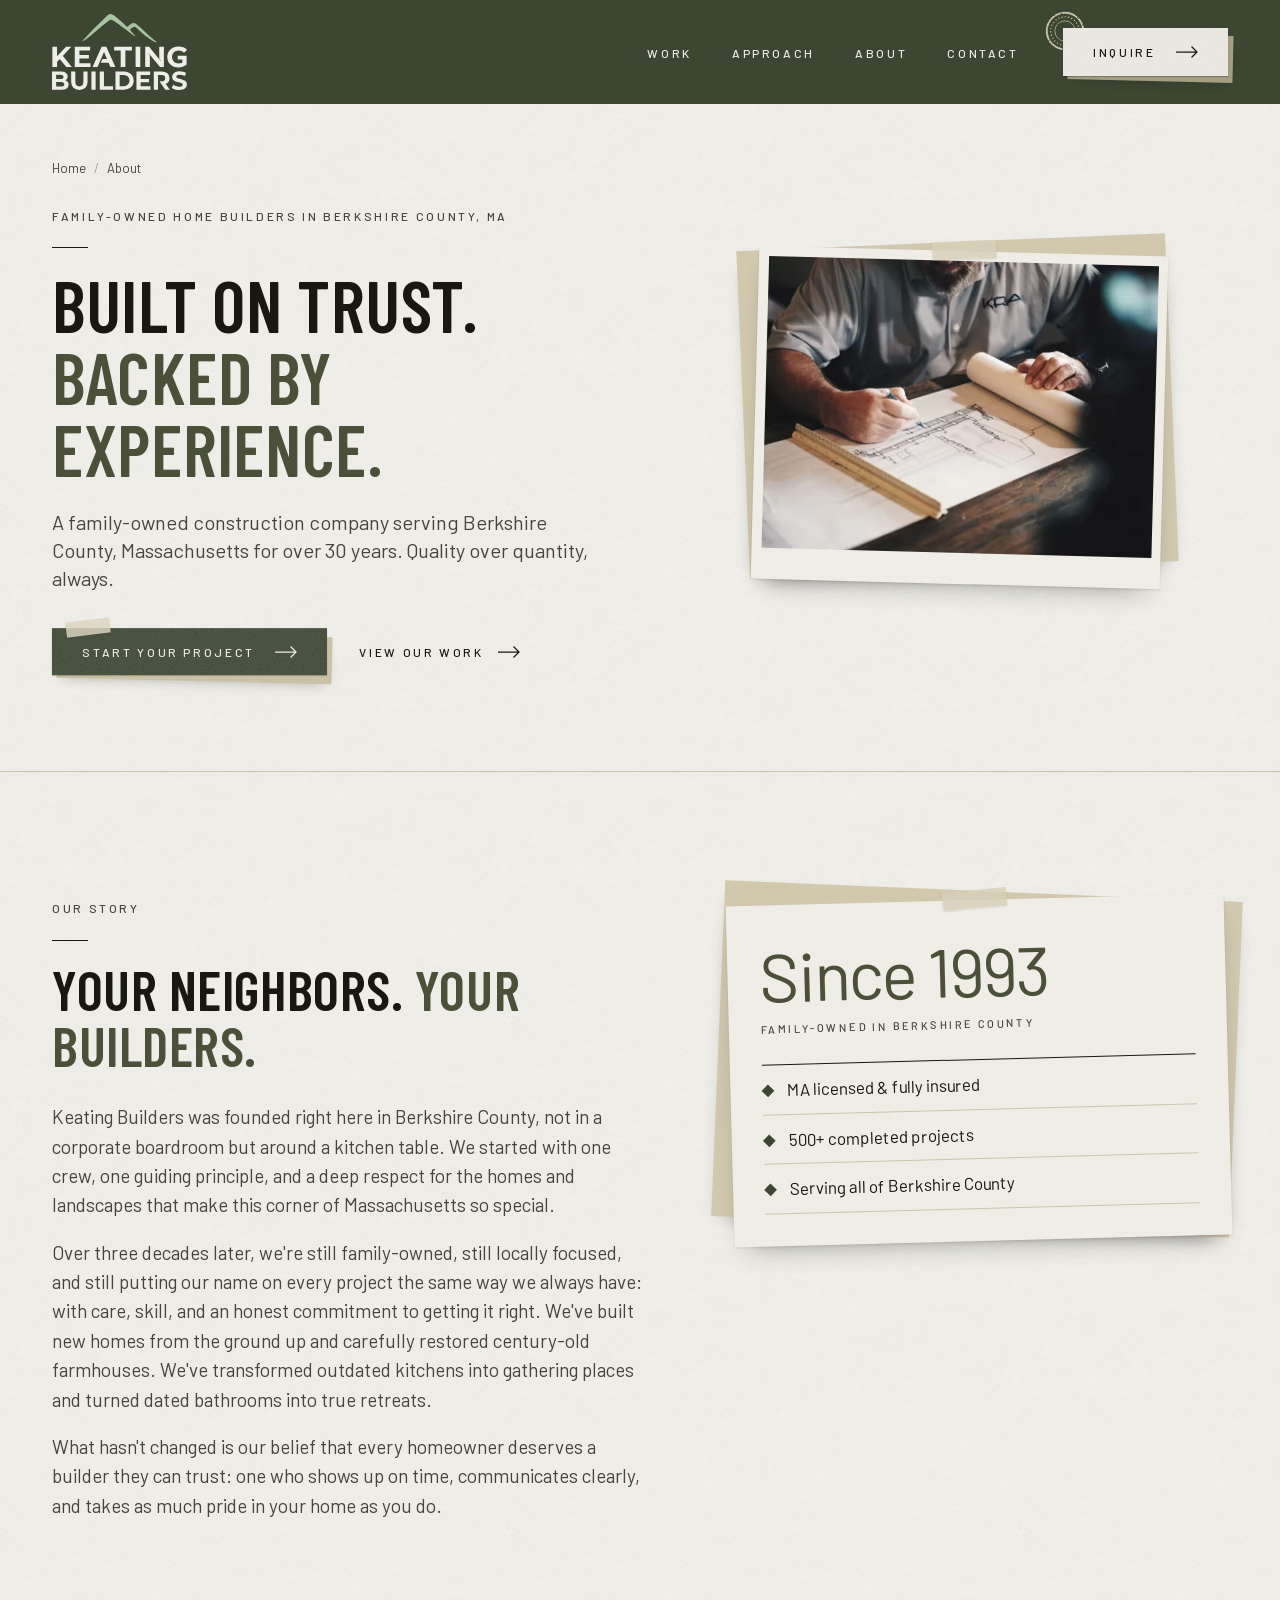
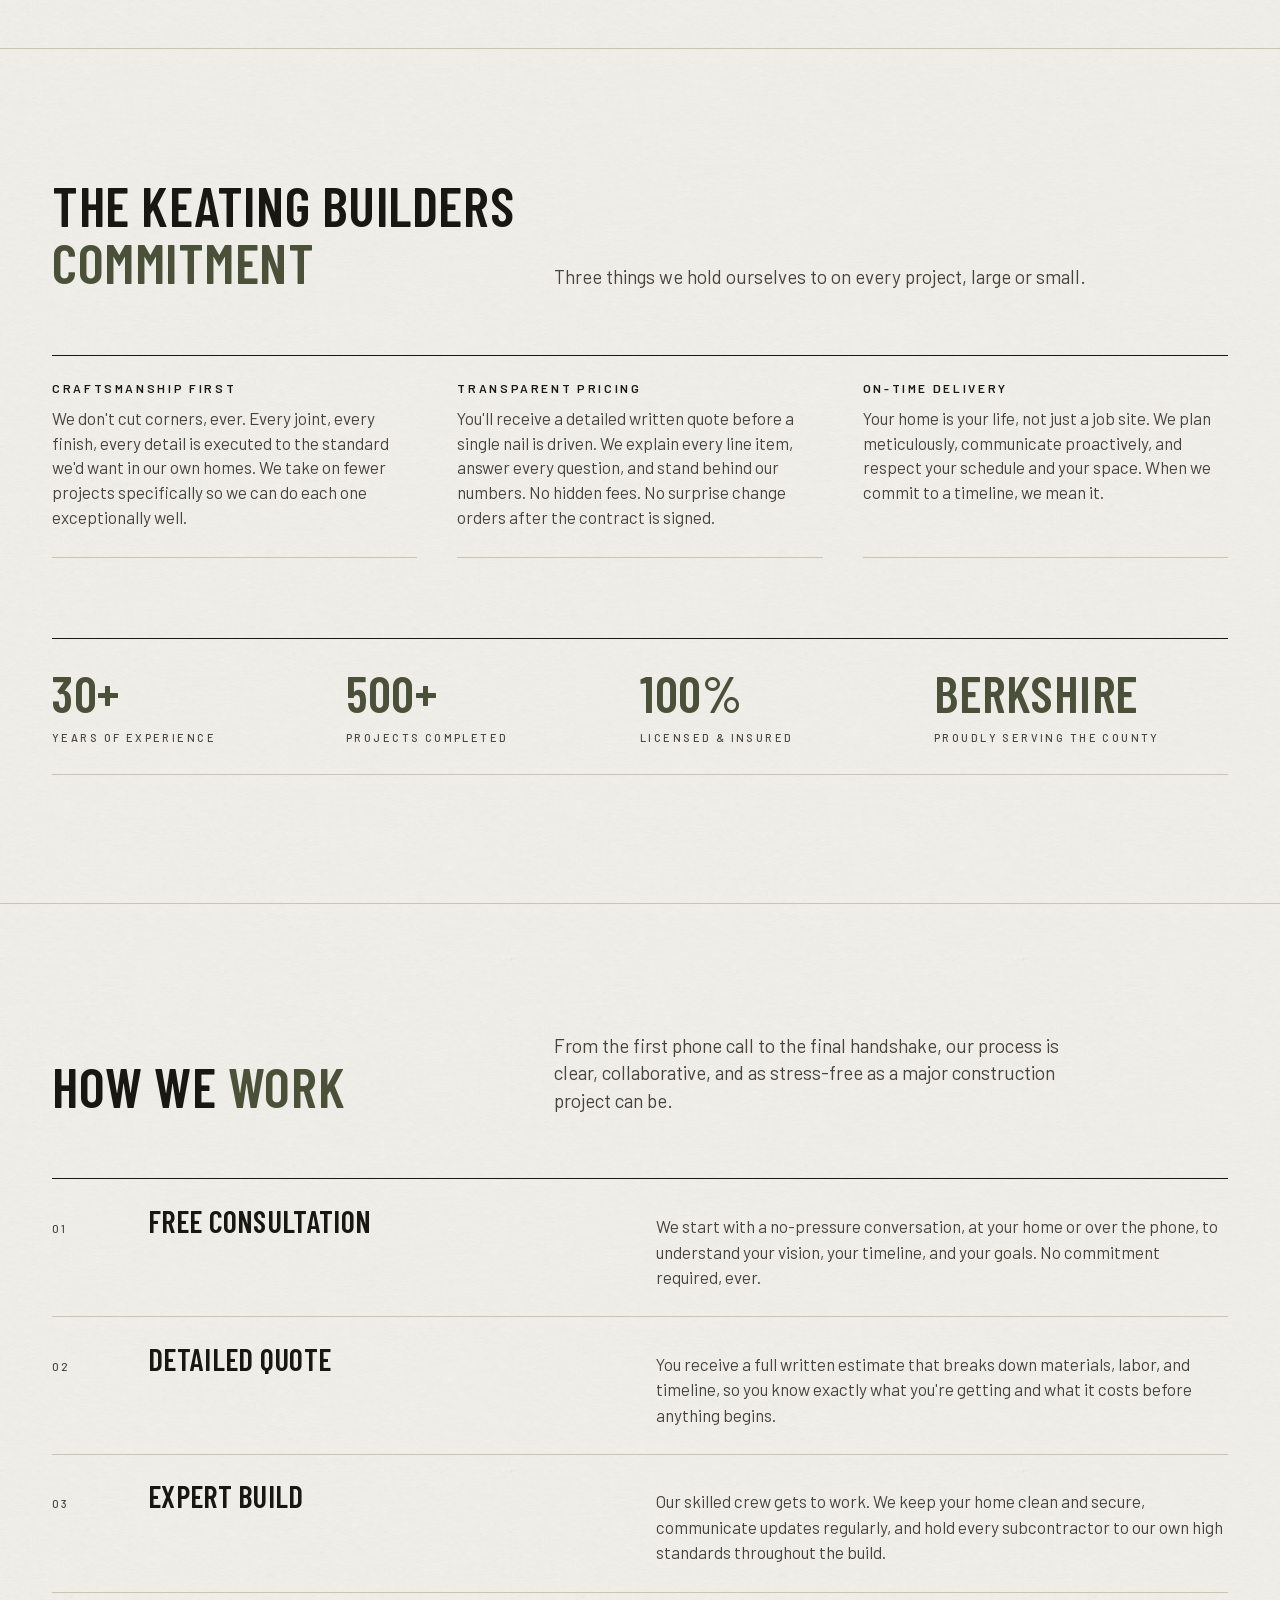
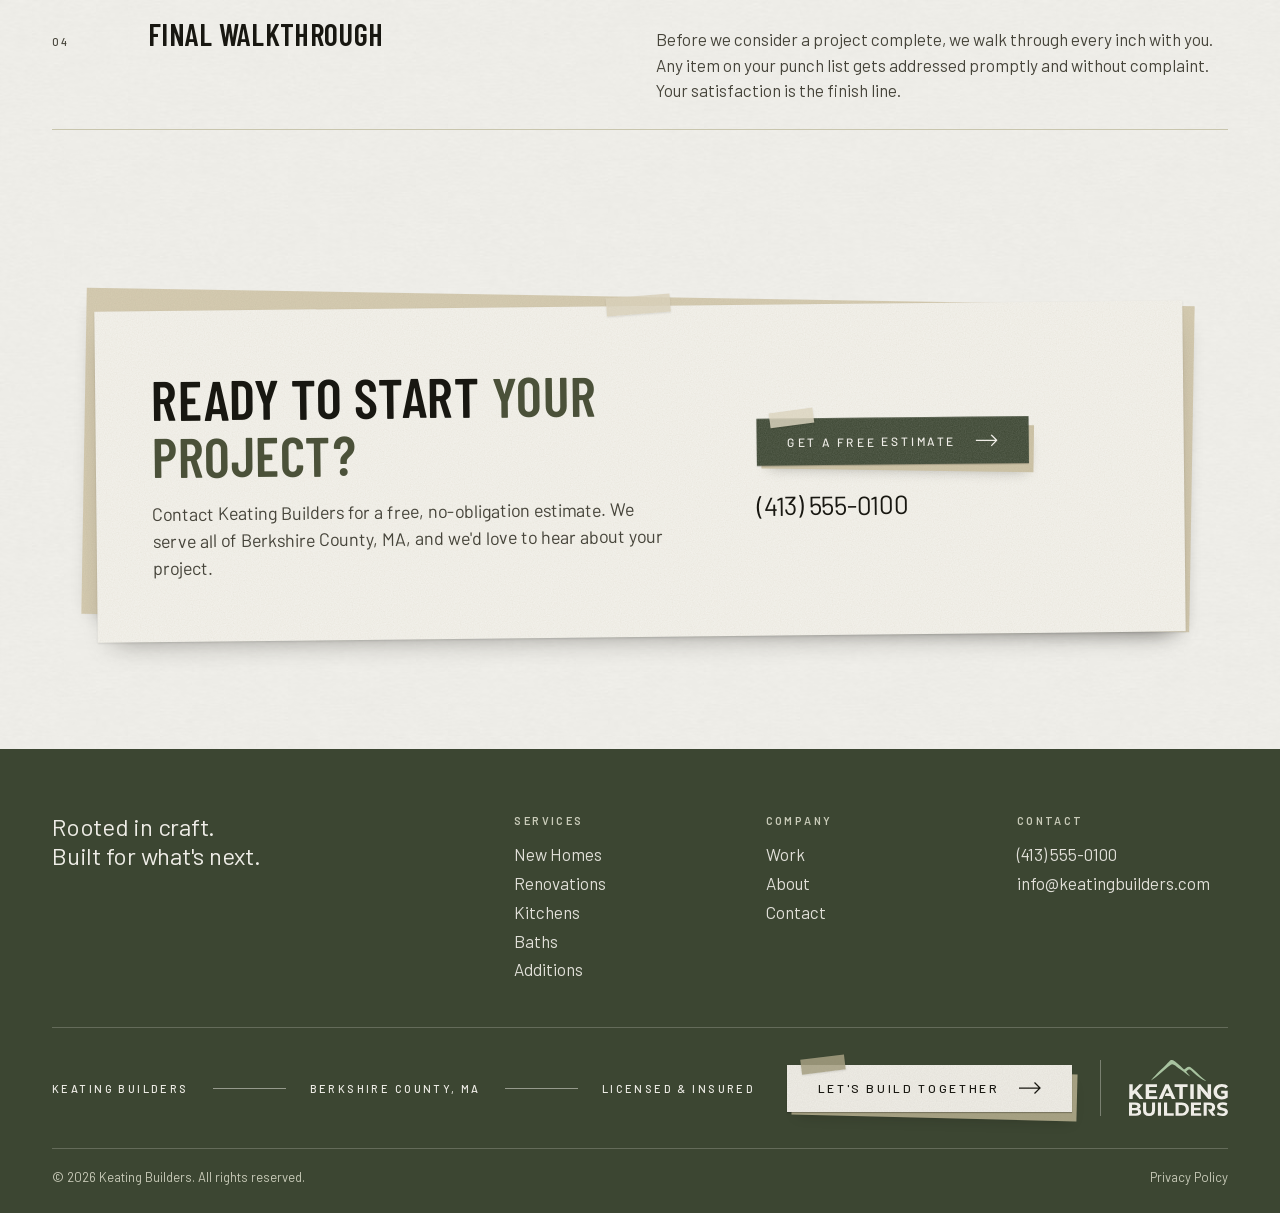
<file: about.html>
<!DOCTYPE html>
<html lang="en">
<head>
  <meta charset="UTF-8">
  <meta name="viewport" content="width=device-width, initial-scale=1.0">
  <meta name="theme-color" content="#3c4632">

  <title>About Our Berkshire County Team | Keating Builders</title>
  <meta name="description" content="Keating Builders is a family-owned home builder in Berkshire County, MA. Meet the team, our values and how we work from first call to final walkthrough.">
  <link rel="canonical" href="https://keatingbuilders.com/about.html">

  <meta property="og:type" content="website">
  <meta property="og:site_name" content="Keating Builders">
  <meta property="og:url" content="https://keatingbuilders.com/about.html">
  <meta property="og:title" content="About Our Berkshire County Team | Keating Builders">
  <meta property="og:description" content="A family-owned construction company serving Berkshire County, MA.">
  <meta property="og:image" content="https://keatingbuilders.com/images/photos/about-project.jpg">
  <meta name="twitter:card" content="summary_large_image">
  <meta name="twitter:title" content="About Our Berkshire County Team | Keating Builders">
  <meta name="twitter:description" content="A family-owned construction company serving Berkshire County, MA.">

  <link rel="icon" type="image/x-icon" href="/favicon.ico">
  <link rel="icon" type="image/png" sizes="32x32" href="/images/logos/favicon-32.png">
  <link rel="icon" type="image/png" sizes="16x16" href="/images/logos/favicon-16.png">
  <link rel="apple-touch-icon" sizes="180x180" href="/images/logos/apple-touch-icon.png">

  <link rel="preload" href="/fonts/barlow-condensed-latin-600.woff2" as="font" type="font/woff2" crossorigin>
  <link rel="preload" href="/fonts/barlow-latin-400.woff2" as="font" type="font/woff2" crossorigin>
  <link rel="stylesheet" href="/css/site.css">

  <script type="application/ld+json">
  {
    "@context": "https://schema.org",
    "@type": "GeneralContractor",
    "@id": "https://keatingbuilders.com/#business",
    "name": "Keating Builders",
    "description": "Full-service construction company in Berkshire County, MA specializing in custom new homes, kitchen renovations, bathroom remodels, additions, and whole-home renovations.",
    "slogan": "Building the future, rebuilding the past.",
    "url": "https://keatingbuilders.com",
    "telephone": "+1-413-555-0100",
    "email": "info@keatingbuilders.com",
    "image": "https://keatingbuilders.com/images/photos/custom-stone-cedar-home-berkshire-county.jpg",
    "logo": "https://keatingbuilders.com/images/logos/keating-builders-logo.png",
    "priceRange": "$$",
    "areaServed": {
      "@type": "AdministrativeArea",
      "name": "Berkshire County, MA"
    },
    "hasMap": "https://maps.google.com/?q=Berkshire+County+MA",
    "openingHoursSpecification": [
      {
        "@type": "OpeningHoursSpecification",
        "dayOfWeek": [
          "Monday",
          "Tuesday",
          "Wednesday",
          "Thursday",
          "Friday"
        ],
        "opens": "07:00",
        "closes": "17:00"
      }
    ],
    "hasOfferCatalog": {
      "@type": "OfferCatalog",
      "name": "Construction Services",
      "itemListElement": [
        {
          "@type": "Offer",
          "itemOffered": {
            "@type": "Service",
            "name": "Custom New Home Construction",
            "url": "https://keatingbuilders.com/services/new-homes.html"
          }
        },
        {
          "@type": "Offer",
          "itemOffered": {
            "@type": "Service",
            "name": "Whole-Home Renovations",
            "url": "https://keatingbuilders.com/services/renovations.html"
          }
        },
        {
          "@type": "Offer",
          "itemOffered": {
            "@type": "Service",
            "name": "Kitchen Renovations",
            "url": "https://keatingbuilders.com/services/kitchens.html"
          }
        },
        {
          "@type": "Offer",
          "itemOffered": {
            "@type": "Service",
            "name": "Bathroom Remodels",
            "url": "https://keatingbuilders.com/services/baths.html"
          }
        },
        {
          "@type": "Offer",
          "itemOffered": {
            "@type": "Service",
            "name": "Home Additions",
            "url": "https://keatingbuilders.com/services/additions.html"
          }
        }
      ]
    }
  }
  </script>
  <script type="application/ld+json">
  {
    "@context": "https://schema.org",
    "@type": "BreadcrumbList",
    "itemListElement": [
      {
        "@type": "ListItem",
        "position": 1,
        "name": "Home",
        "item": "https://keatingbuilders.com/"
      },
      {
        "@type": "ListItem",
        "position": 2,
        "name": "About",
        "item": "https://keatingbuilders.com/about.html"
      }
    ]
  }
  </script>
</head>

<body>
  <a class="skip-link" href="#main">Skip to main content</a>

  <header class="site-header">
    <a href="/" class="site-header__logo" aria-label="Keating Builders home">
      <img src="/images/logos/keating-builders-logo-compact-light-flat.svg" alt="Keating Builders" width="459" height="259">
    </a>

    <nav class="site-nav" aria-label="Primary">
      <ul role="list">
        <li><a class="label" href="/projects.html">Work</a></li>
        <li><a class="label" href="/#approach">Approach</a></li>
        <li><a class="label" href="/about.html" aria-current="page">About</a></li>
        <li><a class="label" href="/contact.html">Contact</a></li>
      </ul>
    </nav>

    <a href="/contact.html" class="btn btn--light btn--seal site-header__cta">
      Inquire
      <svg viewBox="0 0 22 12" fill="none" stroke="currentColor" stroke-width="1.25" aria-hidden="true"><path d="M0 6h21M15.5 .5 21 6l-5.5 5.5"/></svg>
    </a>

    <button class="site-header__toggle" type="button" aria-expanded="false" aria-controls="mobile-nav" aria-label="Open menu">
      <span class="site-header__toggle-bars" aria-hidden="true"><span></span><span></span><span></span></span>
    </button>
  </header>

  <svg class="ink-defs" aria-hidden="true" focusable="false">
    <filter id="ink" x="-10%" y="-10%" width="120%" height="120%">
      <feTurbulence type="fractalNoise" baseFrequency=".9" numOctaves="2" seed="3" result="wobble"/>
      <feDisplacementMap in="SourceGraphic" in2="wobble" scale="1" xChannelSelector="R" yChannelSelector="G" result="rough"/>
      <feTurbulence type="fractalNoise" baseFrequency="1.4" numOctaves="1" seed="11" result="grain"/>
      <feColorMatrix in="grain" type="matrix" values="0 0 0 0 0  0 0 0 0 0  0 0 0 0 0  0 0 0 -3.2 2.65" result="voids"/>
      <feComposite in="rough" in2="voids" operator="in"/>
    </filter>
    <filter id="ink-fine" x="-5%" y="-10%" width="110%" height="120%">
      <feTurbulence type="fractalNoise" baseFrequency="1.1" numOctaves="1" seed="5" result="wobble"/>
      <feDisplacementMap in="SourceGraphic" in2="wobble" scale=".45" xChannelSelector="R" yChannelSelector="G" result="rough"/>
      <feTurbulence type="fractalNoise" baseFrequency="1.6" numOctaves="1" seed="17" result="grain"/>
      <feColorMatrix in="grain" type="matrix" values="0 0 0 0 0  0 0 0 0 0  0 0 0 0 0  0 0 0 -2.6 2.45" result="voids"/>
      <feComposite in="rough" in2="voids" operator="in"/>
    </filter>
  </svg>

  <nav class="mobile-nav" id="mobile-nav" aria-label="Mobile">
    <div class="mobile-nav__inner">
      <ul class="mobile-nav__primary" role="list">
        <li><a href="/projects.html"><span class="mobile-nav__text">Work</span><svg viewBox="0 0 22 12" fill="none" stroke="currentColor" stroke-width="1.25" aria-hidden="true"><path d="M0 6h21M15.5 .5 21 6l-5.5 5.5"/></svg></a></li>
        <li><a href="/#approach"><span class="mobile-nav__text">Approach</span><svg viewBox="0 0 22 12" fill="none" stroke="currentColor" stroke-width="1.25" aria-hidden="true"><path d="M0 6h21M15.5 .5 21 6l-5.5 5.5"/></svg></a></li>
        <li><a href="/about.html" aria-current="page"><span class="mobile-nav__text">About</span><svg viewBox="0 0 22 12" fill="none" stroke="currentColor" stroke-width="1.25" aria-hidden="true"><path d="M0 6h21M15.5 .5 21 6l-5.5 5.5"/></svg></a></li>
        <li><a href="/contact.html"><span class="mobile-nav__text">Contact</span><svg viewBox="0 0 22 12" fill="none" stroke="currentColor" stroke-width="1.25" aria-hidden="true"><path d="M0 6h21M15.5 .5 21 6l-5.5 5.5"/></svg></a></li>
      </ul>

      <div class="mobile-nav__slip">
        <p class="label mobile-nav__svc-label">Services</p>
        <ul class="mobile-nav__svc" role="list">
          <li><a href="/services/new-homes.html"><span class="mobile-nav__ink"><svg viewBox="0 0 24 24" fill="none" stroke="currentColor" stroke-width="1.7" stroke-linecap="round" stroke-linejoin="round" aria-hidden="true"><path d="M3.5 11 12 4l8.5 7"/><path d="M6 9.5V20h12V9.5"/><path d="M10 20v-5h4v5"/></svg><span>New Homes</span></span></a></li>
          <li><a href="/services/renovations.html"><span class="mobile-nav__ink"><svg viewBox="0 0 24 24" fill="none" stroke="currentColor" stroke-width="1.7" stroke-linecap="round" stroke-linejoin="round" aria-hidden="true"><path d="m5 19.5 8.2-8.2"/><path d="m10.6 8.6 4.3-4.3 5 5-2 2-2.6-2.6-2.4 2.4z"/></svg><span>Renovations</span></span></a></li>
          <li><a href="/services/kitchens.html"><span class="mobile-nav__ink"><svg viewBox="0 0 24 24" fill="none" stroke="currentColor" stroke-width="1.7" stroke-linecap="round" stroke-linejoin="round" aria-hidden="true"><path d="M3.5 13h17"/><path d="M5 13v1.2a4.8 4.8 0 0 0 4.8 4.8h4.4a4.8 4.8 0 0 0 4.8-4.8V13"/><path d="M12 13V7.5a2.5 2.5 0 0 1 5 0v.8"/></svg><span>Kitchens</span></span></a></li>
          <li><a href="/services/baths.html"><span class="mobile-nav__ink"><svg viewBox="0 1 24 24" fill="none" stroke="currentColor" stroke-width="1.7" stroke-linecap="round" stroke-linejoin="round" aria-hidden="true"><path d="M3 12h18"/><path d="M4.5 12v1.8A5.2 5.2 0 0 0 9.7 19h4.6a5.2 5.2 0 0 0 5.2-5.2V12"/><path d="m8 19-1 2m10-2 1 2"/><path d="M6.5 12V7a2 2 0 0 1 4 0"/></svg><span>Baths</span></span></a></li>
          <li><a href="/services/additions.html"><span class="mobile-nav__ink"><svg viewBox="0 1.5 24 24" fill="none" stroke="currentColor" stroke-width="1.7" stroke-linecap="round" stroke-linejoin="round" aria-hidden="true"><path d="M2.5 20h19"/><path d="M4 20v-8.5l5.5-4.5 5.5 4.5V20"/><path d="M15 20h5.5v-6H15"/><path d="M17.75 15.5v3M16.25 17h3"/></svg><span>Additions</span></span></a></li>
        </ul>
      </div>

      <div class="mobile-nav__foot">
        <a href="/contact.html" class="btn btn--light btn--seal">
          Inquire
          <svg viewBox="0 0 22 12" fill="none" stroke="currentColor" stroke-width="1.25" aria-hidden="true"><path d="M0 6h21M15.5 .5 21 6l-5.5 5.5"/></svg>
        </a>
        <a class="mobile-nav__phone" href="tel:+14135550100">(413) 555-0100</a>
      </div>
    </div>
  </nav>

  <main id="main">
    <section class="page-hero" aria-labelledby="hero-heading">
      <div class="page-hero__copy rise">
        <nav class="crumbs" aria-label="Breadcrumb">
          <ol>
            <li><a href="/">Home</a></li>
            <li aria-current="page">About</li>
          </ol>
        </nav>
        <h1 id="hero-heading">
          <span class="label eyebrow">Family-Owned Home Builders <span class="eyebrow__place">in Berkshire County, MA</span><span class="sr-only">:</span></span>
          <span class="display">Built on trust. <em>Backed by experience.</em></span>
        </h1>
        <p class="lede">A family-owned construction company serving Berkshire County, Massachusetts for over 30 years. Quality over quantity, always.</p>
        <div class="page-hero__actions">
          <a href="/contact.html" class="btn">
            Start your project
            <svg viewBox="0 0 22 12" fill="none" stroke="currentColor" stroke-width="1.25" aria-hidden="true"><path d="M0 6h21M15.5 .5 21 6l-5.5 5.5"/></svg>
          </a>
          <a href="/projects.html" class="link-arrow">View our work <svg viewBox="0 0 22 12" fill="none" stroke="currentColor" stroke-width="1.25" aria-hidden="true"><path d="M0 6h21M15.5 .5 21 6l-5.5 5.5"/></svg></a>
        </div>
      </div>
      <div class="page-hero__media fade">
        <figure class="print paper">
          <div class="paper__sheet">
            <picture>
              <source type="image/avif" srcset="/images/photos/about-project-480w.avif 480w, /images/photos/about-project-800w.avif 800w, /images/photos/about-project-1200w.avif 1200w" sizes="(min-width: 900px) 40vw, 92vw">
              <img src="/images/photos/about-project.jpg" alt="Keating Builders crew on a Berkshire County construction project" width="1400" height="788" loading="eager" fetchpriority="high">
            </picture>
          </div>
        </figure>
      </div>
    </section>

    <section class="section section--rule" aria-labelledby="story-heading">
      <div class="split">
        <div>
          <p class="label eyebrow">Our story</p>
          <h2 id="story-heading" class="h2">Your neighbors. <em>Your builders.</em></h2>
          <div class="body">
            <p>Keating Builders was founded right here in Berkshire County, not in a corporate boardroom but around a kitchen table. We started with one crew, one guiding principle, and a deep respect for the homes and landscapes that make this corner of Massachusetts so special.</p>
            <p>Over three decades later, we're still family-owned, still locally focused, and still putting our name on every project the same way we always have: with care, skill, and an honest commitment to getting it right. We've built new homes from the ground up and carefully restored century-old farmhouses. We've transformed outdated kitchens into gathering places and turned dated bathrooms into true retreats.</p>
            <p>What hasn't changed is our belief that every homeowner deserves a builder they can trust: one who shows up on time, communicates clearly, and takes as much pride in your home as you do.</p>
          </div>
        </div>
        <aside class="note paper paper--left" aria-label="Credentials">
          <div class="paper__sheet">
            <span class="note__stat">Since 1993</span>
            <span class="label note__label">Family-owned in Berkshire County</span>
            <ul class="checklist checklist--note" role="list">
              <li>MA licensed &amp; fully insured</li>
              <li>500+ completed projects</li>
              <li>Serving all of Berkshire County</li>
            </ul>
          </div>
        </aside>
      </div>
    </section>

    <section class="section section--rule" aria-labelledby="values-heading">
      <div class="section__head">
        <h2 id="values-heading">The Keating Builders <em>commitment</em></h2>
        <p class="section__intro">Three things we hold ourselves to on every project, large or small.</p>
      </div>
      <ul class="principles principles--3" role="list">
        <li>
          <h3 class="label">Craftsmanship first</h3>
          <p>We don't cut corners, ever. Every joint, every finish, every detail is executed to the standard we'd want in our own homes. We take on fewer projects specifically so we can do each one exceptionally well.</p>
        </li>
        <li>
          <h3 class="label">Transparent pricing</h3>
          <p>You'll receive a detailed written quote before a single nail is driven. We explain every line item, answer every question, and stand behind our numbers. No hidden fees. No surprise change orders after the contract is signed.</p>
        </li>
        <li>
          <h3 class="label">On-time delivery</h3>
          <p>Your home is your life, not just a job site. We plan meticulously, communicate proactively, and respect your schedule and your space. When we commit to a timeline, we mean it.</p>
        </li>
      </ul>
      <ul class="facts facts--spaced" role="list">
        <li><strong>30+</strong><span class="label">Years of experience</span></li>
        <li><strong>500+</strong><span class="label">Projects completed</span></li>
        <li><strong>100%</strong><span class="label">Licensed &amp; insured</span></li>
        <li><strong>Berkshire</strong><span class="label">Proudly serving the county</span></li>
      </ul>
    </section>

    <section class="section section--rule" id="process" aria-labelledby="process-heading">
      <div class="section__head">
        <h2 id="process-heading">How we <em>work</em></h2>
        <p class="section__intro">From the first phone call to the final handshake, our process is clear, collaborative, and as stress-free as a major construction project can be.</p>
      </div>
      <ol class="steps" role="list">
        <li>
          <span class="label steps__num">01</span>
          <h3>Free consultation</h3>
          <p>We start with a no-pressure conversation, at your home or over the phone, to understand your vision, your timeline, and your goals. No commitment required, ever.</p>
        </li>
        <li>
          <span class="label steps__num">02</span>
          <h3>Detailed quote</h3>
          <p>You receive a full written estimate that breaks down materials, labor, and timeline, so you know exactly what you're getting and what it costs before anything begins.</p>
        </li>
        <li>
          <span class="label steps__num">03</span>
          <h3>Expert build</h3>
          <p>Our skilled crew gets to work. We keep your home clean and secure, communicate updates regularly, and hold every subcontractor to our own high standards throughout the build.</p>
        </li>
        <li>
          <span class="label steps__num">04</span>
          <h3>Final walkthrough</h3>
          <p>Before we consider a project complete, we walk through every inch with you. Any item on your punch list gets addressed promptly and without complaint. Your satisfaction is the finish line.</p>
        </li>
      </ol>
    </section>

    <section class="cta" aria-labelledby="cta-heading">
      <div class="paper">
        <div class="paper__sheet">
          <div>
            <h2 id="cta-heading" class="h2">Ready to start <em>your project?</em></h2>
            <p class="cta__sub">Contact Keating Builders for a free, no-obligation estimate. We serve all of Berkshire County, MA, and we&#x27;d love to hear about your project.</p>
          </div>
          <div class="cta__actions">
            <a href="/contact.html" class="btn">
              Get a free estimate
              <svg viewBox="0 0 22 12" fill="none" stroke="currentColor" stroke-width="1.25" aria-hidden="true"><path d="M0 6h21M15.5 .5 21 6l-5.5 5.5"/></svg>
            </a>
            <a class="cta__phone" href="tel:+14135550100">(413) 555-0100</a>
          </div>
        </div>
      </div>
    </section>
  </main>

  <footer class="site-footer">
    <div class="site-footer__inner">
      <div class="site-footer__cols">
        <p class="site-footer__tag">Rooted in craft.<br>Built for what's next.</p>
        <nav aria-label="Services">
          <h2 class="label">Services</h2>
          <ul role="list">
            <li><a href="/services/new-homes.html">New Homes</a></li>
            <li><a href="/services/renovations.html">Renovations</a></li>
            <li><a href="/services/kitchens.html">Kitchens</a></li>
            <li><a href="/services/baths.html">Baths</a></li>
            <li><a href="/services/additions.html">Additions</a></li>
          </ul>
        </nav>
        <nav aria-label="Company">
          <h2 class="label">Company</h2>
          <ul role="list">
            <li><a href="/projects.html">Work</a></li>
            <li><a href="/about.html">About</a></li>
            <li><a href="/contact.html">Contact</a></li>
          </ul>
        </nav>
        <div>
          <h2 class="label">Contact</h2>
          <address>
            <a href="tel:+14135550100">(413) 555-0100</a>
            <a href="mailto:info@keatingbuilders.com">info@keatingbuilders.com</a>
          </address>
        </div>
      </div>

      <div class="band">
        <p class="label band__meta">
          <span>Keating Builders</span>
          <span class="band__rule" aria-hidden="true"></span>
          <span>Berkshire County, MA</span>
          <span class="band__rule" aria-hidden="true"></span>
          <span>Licensed &amp; Insured</span>
        </p>
        <div class="band__end">
          <a href="/contact.html" class="btn btn--light">
            Let's build together
            <svg viewBox="0 0 22 12" fill="none" stroke="currentColor" stroke-width="1.25" aria-hidden="true"><path d="M0 6h21M15.5 .5 21 6l-5.5 5.5"/></svg>
          </a>
          <a href="/" class="band__logo" aria-label="Keating Builders home">
            <img src="/images/logos/keating-builders-logo-compact-light-flat.svg" alt="Keating Builders" width="459" height="259" loading="lazy">
          </a>
        </div>
      </div>

      <div class="band__legal">
        <p>&copy; <span id="year">2026</span> Keating Builders. All rights reserved.</p>
        <a href="/privacy.html">Privacy Policy</a>
      </div>
    </div>
  </footer>

  <script src="/js/site.js" defer></script>
</body>
</html>
</file>
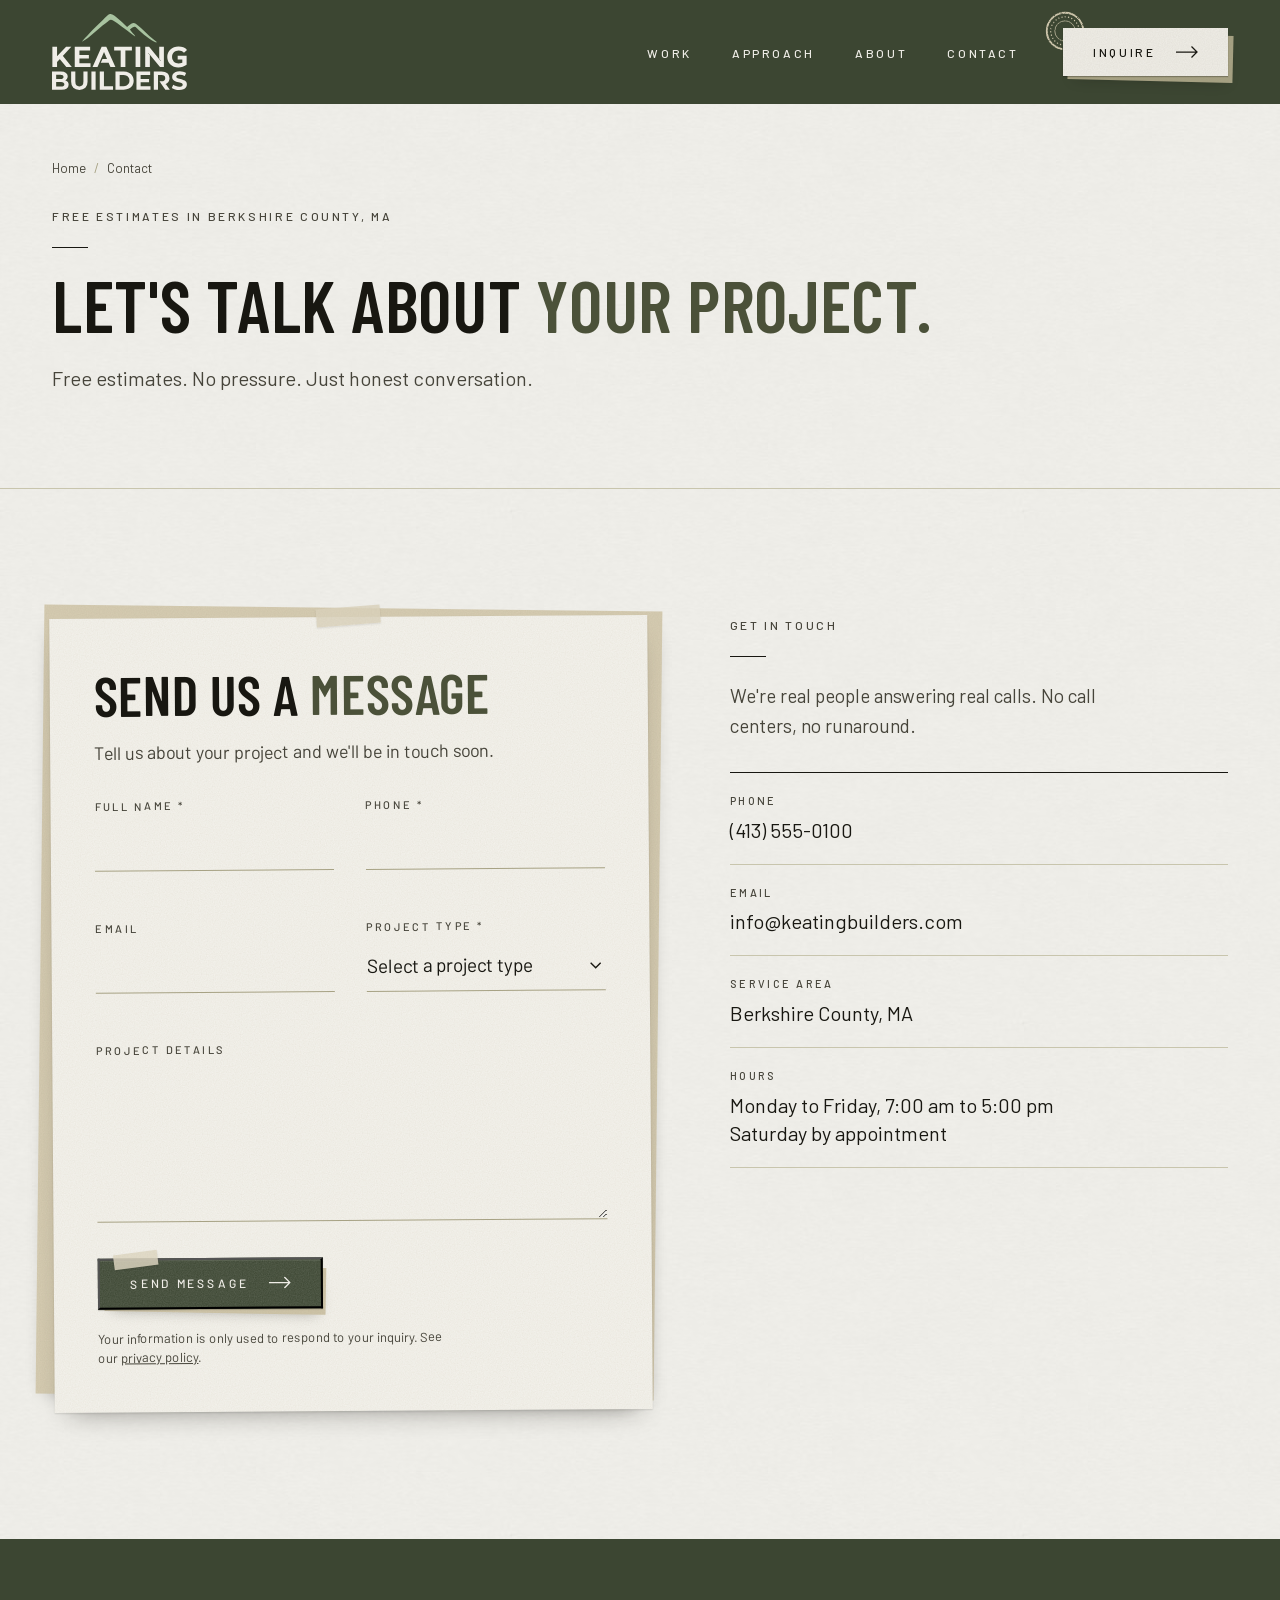
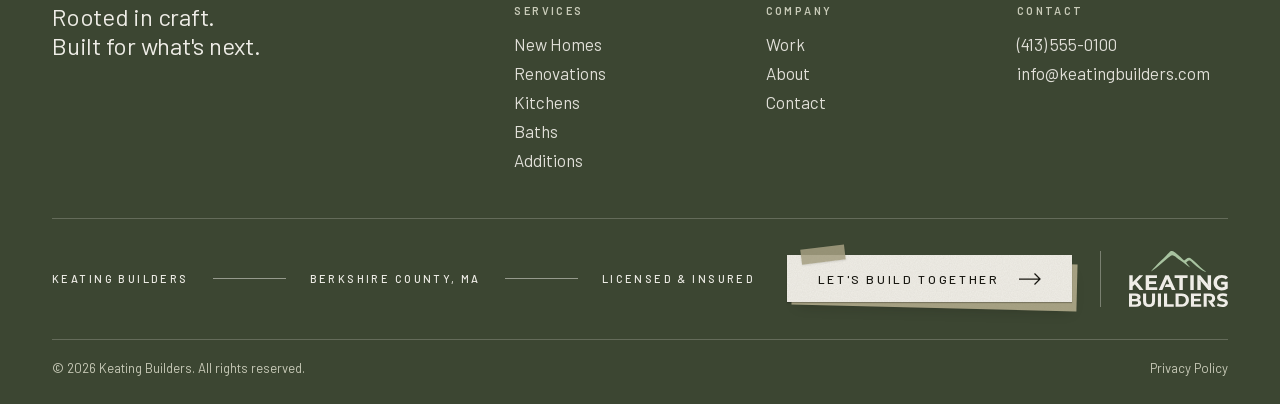
<file: contact.html>
<!DOCTYPE html>
<html lang="en">
<head>
  <meta charset="UTF-8">
  <meta name="viewport" content="width=device-width, initial-scale=1.0">
  <meta name="theme-color" content="#3c4632">

  <title>Free Estimate, Berkshire County Builder | Keating Builders</title>
  <meta name="description" content="Request a free estimate from Keating Builders, custom home builder and remodeler in Berkshire County, MA. Call (413) 555-0100 or send us a message.">
  <link rel="canonical" href="https://keatingbuilders.com/contact.html">

  <meta property="og:type" content="website">
  <meta property="og:site_name" content="Keating Builders">
  <meta property="og:url" content="https://keatingbuilders.com/contact.html">
  <meta property="og:title" content="Free Estimate, Berkshire County Builder | Keating Builders">
  <meta property="og:description" content="Free estimates. No pressure. Just honest conversation.">
  <meta property="og:image" content="https://keatingbuilders.com/images/photos/custom-stone-cedar-home-berkshire-county.jpg">
  <meta name="twitter:card" content="summary_large_image">
  <meta name="twitter:title" content="Free Estimate, Berkshire County Builder | Keating Builders">
  <meta name="twitter:description" content="Free estimates. No pressure. Just honest conversation.">

  <link rel="icon" type="image/x-icon" href="/favicon.ico">
  <link rel="icon" type="image/png" sizes="32x32" href="/images/logos/favicon-32.png">
  <link rel="icon" type="image/png" sizes="16x16" href="/images/logos/favicon-16.png">
  <link rel="apple-touch-icon" sizes="180x180" href="/images/logos/apple-touch-icon.png">

  <link rel="preload" href="/fonts/barlow-condensed-latin-600.woff2" as="font" type="font/woff2" crossorigin>
  <link rel="preload" href="/fonts/barlow-latin-400.woff2" as="font" type="font/woff2" crossorigin>
  <link rel="stylesheet" href="/css/site.css">

  <script type="application/ld+json">
  {
    "@context": "https://schema.org",
    "@type": "GeneralContractor",
    "@id": "https://keatingbuilders.com/#business",
    "name": "Keating Builders",
    "description": "Full-service construction company in Berkshire County, MA specializing in custom new homes, kitchen renovations, bathroom remodels, additions, and whole-home renovations.",
    "slogan": "Building the future, rebuilding the past.",
    "url": "https://keatingbuilders.com",
    "telephone": "+1-413-555-0100",
    "email": "info@keatingbuilders.com",
    "image": "https://keatingbuilders.com/images/photos/custom-stone-cedar-home-berkshire-county.jpg",
    "logo": "https://keatingbuilders.com/images/logos/keating-builders-logo.png",
    "priceRange": "$$",
    "areaServed": {
      "@type": "AdministrativeArea",
      "name": "Berkshire County, MA"
    },
    "hasMap": "https://maps.google.com/?q=Berkshire+County+MA",
    "openingHoursSpecification": [
      {
        "@type": "OpeningHoursSpecification",
        "dayOfWeek": [
          "Monday",
          "Tuesday",
          "Wednesday",
          "Thursday",
          "Friday"
        ],
        "opens": "07:00",
        "closes": "17:00"
      }
    ],
    "hasOfferCatalog": {
      "@type": "OfferCatalog",
      "name": "Construction Services",
      "itemListElement": [
        {
          "@type": "Offer",
          "itemOffered": {
            "@type": "Service",
            "name": "Custom New Home Construction",
            "url": "https://keatingbuilders.com/services/new-homes.html"
          }
        },
        {
          "@type": "Offer",
          "itemOffered": {
            "@type": "Service",
            "name": "Whole-Home Renovations",
            "url": "https://keatingbuilders.com/services/renovations.html"
          }
        },
        {
          "@type": "Offer",
          "itemOffered": {
            "@type": "Service",
            "name": "Kitchen Renovations",
            "url": "https://keatingbuilders.com/services/kitchens.html"
          }
        },
        {
          "@type": "Offer",
          "itemOffered": {
            "@type": "Service",
            "name": "Bathroom Remodels",
            "url": "https://keatingbuilders.com/services/baths.html"
          }
        },
        {
          "@type": "Offer",
          "itemOffered": {
            "@type": "Service",
            "name": "Home Additions",
            "url": "https://keatingbuilders.com/services/additions.html"
          }
        }
      ]
    }
  }
  </script>
  <script type="application/ld+json">
  {
    "@context": "https://schema.org",
    "@type": "BreadcrumbList",
    "itemListElement": [
      {
        "@type": "ListItem",
        "position": 1,
        "name": "Home",
        "item": "https://keatingbuilders.com/"
      },
      {
        "@type": "ListItem",
        "position": 2,
        "name": "Contact",
        "item": "https://keatingbuilders.com/contact.html"
      }
    ]
  }
  </script>
</head>

<body>
  <a class="skip-link" href="#main">Skip to main content</a>

  <header class="site-header">
    <a href="/" class="site-header__logo" aria-label="Keating Builders home">
      <img src="/images/logos/keating-builders-logo-compact-light-flat.svg" alt="Keating Builders" width="459" height="259">
    </a>

    <nav class="site-nav" aria-label="Primary">
      <ul role="list">
        <li><a class="label" href="/projects.html">Work</a></li>
        <li><a class="label" href="/#approach">Approach</a></li>
        <li><a class="label" href="/about.html">About</a></li>
        <li><a class="label" href="/contact.html" aria-current="page">Contact</a></li>
      </ul>
    </nav>

    <a href="/contact.html" class="btn btn--light btn--seal site-header__cta">
      Inquire
      <svg viewBox="0 0 22 12" fill="none" stroke="currentColor" stroke-width="1.25" aria-hidden="true"><path d="M0 6h21M15.5 .5 21 6l-5.5 5.5"/></svg>
    </a>

    <button class="site-header__toggle" type="button" aria-expanded="false" aria-controls="mobile-nav" aria-label="Open menu">
      <span class="site-header__toggle-bars" aria-hidden="true"><span></span><span></span><span></span></span>
    </button>
  </header>

  <svg class="ink-defs" aria-hidden="true" focusable="false">
    <filter id="ink" x="-10%" y="-10%" width="120%" height="120%">
      <feTurbulence type="fractalNoise" baseFrequency=".9" numOctaves="2" seed="3" result="wobble"/>
      <feDisplacementMap in="SourceGraphic" in2="wobble" scale="1" xChannelSelector="R" yChannelSelector="G" result="rough"/>
      <feTurbulence type="fractalNoise" baseFrequency="1.4" numOctaves="1" seed="11" result="grain"/>
      <feColorMatrix in="grain" type="matrix" values="0 0 0 0 0  0 0 0 0 0  0 0 0 0 0  0 0 0 -3.2 2.65" result="voids"/>
      <feComposite in="rough" in2="voids" operator="in"/>
    </filter>
    <filter id="ink-fine" x="-5%" y="-10%" width="110%" height="120%">
      <feTurbulence type="fractalNoise" baseFrequency="1.1" numOctaves="1" seed="5" result="wobble"/>
      <feDisplacementMap in="SourceGraphic" in2="wobble" scale=".45" xChannelSelector="R" yChannelSelector="G" result="rough"/>
      <feTurbulence type="fractalNoise" baseFrequency="1.6" numOctaves="1" seed="17" result="grain"/>
      <feColorMatrix in="grain" type="matrix" values="0 0 0 0 0  0 0 0 0 0  0 0 0 0 0  0 0 0 -2.6 2.45" result="voids"/>
      <feComposite in="rough" in2="voids" operator="in"/>
    </filter>
  </svg>

  <nav class="mobile-nav" id="mobile-nav" aria-label="Mobile">
    <div class="mobile-nav__inner">
      <ul class="mobile-nav__primary" role="list">
        <li><a href="/projects.html"><span class="mobile-nav__text">Work</span><svg viewBox="0 0 22 12" fill="none" stroke="currentColor" stroke-width="1.25" aria-hidden="true"><path d="M0 6h21M15.5 .5 21 6l-5.5 5.5"/></svg></a></li>
        <li><a href="/#approach"><span class="mobile-nav__text">Approach</span><svg viewBox="0 0 22 12" fill="none" stroke="currentColor" stroke-width="1.25" aria-hidden="true"><path d="M0 6h21M15.5 .5 21 6l-5.5 5.5"/></svg></a></li>
        <li><a href="/about.html"><span class="mobile-nav__text">About</span><svg viewBox="0 0 22 12" fill="none" stroke="currentColor" stroke-width="1.25" aria-hidden="true"><path d="M0 6h21M15.5 .5 21 6l-5.5 5.5"/></svg></a></li>
        <li><a href="/contact.html" aria-current="page"><span class="mobile-nav__text">Contact</span><svg viewBox="0 0 22 12" fill="none" stroke="currentColor" stroke-width="1.25" aria-hidden="true"><path d="M0 6h21M15.5 .5 21 6l-5.5 5.5"/></svg></a></li>
      </ul>

      <div class="mobile-nav__slip">
        <p class="label mobile-nav__svc-label">Services</p>
        <ul class="mobile-nav__svc" role="list">
          <li><a href="/services/new-homes.html"><span class="mobile-nav__ink"><svg viewBox="0 0 24 24" fill="none" stroke="currentColor" stroke-width="1.7" stroke-linecap="round" stroke-linejoin="round" aria-hidden="true"><path d="M3.5 11 12 4l8.5 7"/><path d="M6 9.5V20h12V9.5"/><path d="M10 20v-5h4v5"/></svg><span>New Homes</span></span></a></li>
          <li><a href="/services/renovations.html"><span class="mobile-nav__ink"><svg viewBox="0 0 24 24" fill="none" stroke="currentColor" stroke-width="1.7" stroke-linecap="round" stroke-linejoin="round" aria-hidden="true"><path d="m5 19.5 8.2-8.2"/><path d="m10.6 8.6 4.3-4.3 5 5-2 2-2.6-2.6-2.4 2.4z"/></svg><span>Renovations</span></span></a></li>
          <li><a href="/services/kitchens.html"><span class="mobile-nav__ink"><svg viewBox="0 0 24 24" fill="none" stroke="currentColor" stroke-width="1.7" stroke-linecap="round" stroke-linejoin="round" aria-hidden="true"><path d="M3.5 13h17"/><path d="M5 13v1.2a4.8 4.8 0 0 0 4.8 4.8h4.4a4.8 4.8 0 0 0 4.8-4.8V13"/><path d="M12 13V7.5a2.5 2.5 0 0 1 5 0v.8"/></svg><span>Kitchens</span></span></a></li>
          <li><a href="/services/baths.html"><span class="mobile-nav__ink"><svg viewBox="0 1 24 24" fill="none" stroke="currentColor" stroke-width="1.7" stroke-linecap="round" stroke-linejoin="round" aria-hidden="true"><path d="M3 12h18"/><path d="M4.5 12v1.8A5.2 5.2 0 0 0 9.7 19h4.6a5.2 5.2 0 0 0 5.2-5.2V12"/><path d="m8 19-1 2m10-2 1 2"/><path d="M6.5 12V7a2 2 0 0 1 4 0"/></svg><span>Baths</span></span></a></li>
          <li><a href="/services/additions.html"><span class="mobile-nav__ink"><svg viewBox="0 1.5 24 24" fill="none" stroke="currentColor" stroke-width="1.7" stroke-linecap="round" stroke-linejoin="round" aria-hidden="true"><path d="M2.5 20h19"/><path d="M4 20v-8.5l5.5-4.5 5.5 4.5V20"/><path d="M15 20h5.5v-6H15"/><path d="M17.75 15.5v3M16.25 17h3"/></svg><span>Additions</span></span></a></li>
        </ul>
      </div>

      <div class="mobile-nav__foot">
        <a href="/contact.html" class="btn btn--light btn--seal">
          Inquire
          <svg viewBox="0 0 22 12" fill="none" stroke="currentColor" stroke-width="1.25" aria-hidden="true"><path d="M0 6h21M15.5 .5 21 6l-5.5 5.5"/></svg>
        </a>
        <a class="mobile-nav__phone" href="tel:+14135550100">(413) 555-0100</a>
      </div>
    </div>
  </nav>

  <main id="main">
    <section class="page-hero page-hero--text" aria-labelledby="hero-heading">
      <div class="page-hero__copy rise">
        <nav class="crumbs" aria-label="Breadcrumb">
          <ol>
            <li><a href="/">Home</a></li>
            <li aria-current="page">Contact</li>
          </ol>
        </nav>
        <h1 id="hero-heading">
          <span class="label eyebrow">Free Estimates <span class="eyebrow__place">in Berkshire County, MA</span><span class="sr-only">:</span></span>
          <span class="display">Let's talk about <em>your project.</em></span>
        </h1>
        <p class="lede">Free estimates. No pressure. Just honest conversation.</p>
      </div>
    </section>

    <section class="section section--rule" id="estimate" aria-labelledby="form-heading">
      <div class="split">
        <div class="form paper paper--flat">
          <div class="paper__sheet">
            <h2 id="form-heading" class="h2">Send us a <em>message</em></h2>
            <p class="cta__sub">Tell us about your project and we'll be in touch soon.</p>
            <form class="js-contact-form" action="https://api.web3forms.com/submit" method="POST" novalidate aria-describedby="form-status">
              <input type="hidden" name="access_key" value="YOUR_WEB3FORMS_ACCESS_KEY">
              <input type="hidden" name="subject" value="New Estimate Request &#8212; Keating Builders">
              <input type="hidden" name="from_name" value="Keating Builders Website">
              <input type="checkbox" name="botcheck" class="sr-only" tabindex="-1" aria-hidden="true">

              <div class="form__grid">
                <div class="field">
                  <label class="label" for="name">Full name <span aria-hidden="true">*</span></label>
                  <input type="text" id="name" name="name" autocomplete="name" maxlength="100" required aria-describedby="name-error">
                  <span class="field__error" id="name-error"></span>
                </div>
                <div class="field">
                  <label class="label" for="phone">Phone <span aria-hidden="true">*</span></label>
                  <input type="tel" id="phone" name="phone" autocomplete="tel" maxlength="30" required aria-describedby="phone-error">
                  <span class="field__error" id="phone-error"></span>
                </div>
                <div class="field">
                  <label class="label" for="email">Email</label>
                  <input type="email" id="email" name="email" autocomplete="email" maxlength="150" aria-describedby="email-error">
                  <span class="field__error" id="email-error"></span>
                </div>
                <div class="field">
                  <label class="label" for="service">Project type <span aria-hidden="true">*</span></label>
                  <select id="service" name="service" required aria-describedby="service-error">
                    <option value="" selected disabled>Select a project type</option>
                    <option>New Home Construction</option>
                    <option>Whole-Home Renovation</option>
                    <option>Kitchen Renovation</option>
                    <option>Bathroom Remodel</option>
                    <option>Home Addition</option>
                    <option>Other</option>
                  </select>
                  <span class="field__error" id="service-error"></span>
                </div>
                <div class="field form__full">
                  <label class="label" for="message">Project details</label>
                  <textarea id="message" name="message" rows="5" maxlength="3000"></textarea>
                </div>
              </div>

              <div class="form__footer">
                <button type="submit" class="btn">
                  Send message
                  <svg viewBox="0 0 22 12" fill="none" stroke="currentColor" stroke-width="1.25" aria-hidden="true"><path d="M0 6h21M15.5 .5 21 6l-5.5 5.5"/></svg>
                </button>
                <p class="form__note">Your information is only used to respond to your inquiry. See our <a href="/privacy.html">privacy policy</a>.</p>
              </div>
              <p class="form__status" id="form-status" role="status" aria-live="polite"></p>
            </form>
          </div>
        </div>

        <aside aria-labelledby="info-heading">
          <p class="label eyebrow" id="info-heading">Get in touch</p>
          <p class="aside-intro">We're real people answering real calls. No call centers, no runaround.</p>
          <dl class="info">
            <div><dt class="label">Phone</dt><dd><a href="tel:+14135550100">(413) 555-0100</a></dd></div>
            <div><dt class="label">Email</dt><dd><a href="mailto:info@keatingbuilders.com">info@keatingbuilders.com</a></dd></div>
            <div><dt class="label">Service area</dt><dd>Berkshire County, MA</dd></div>
            <div><dt class="label">Hours</dt><dd>Monday to Friday, 7:00 am to 5:00 pm<br>Saturday by appointment</dd></div>
          </dl>
        </aside>
      </div>
    </section>
  </main>

  <footer class="site-footer">
    <div class="site-footer__inner">
      <div class="site-footer__cols">
        <p class="site-footer__tag">Rooted in craft.<br>Built for what's next.</p>
        <nav aria-label="Services">
          <h2 class="label">Services</h2>
          <ul role="list">
            <li><a href="/services/new-homes.html">New Homes</a></li>
            <li><a href="/services/renovations.html">Renovations</a></li>
            <li><a href="/services/kitchens.html">Kitchens</a></li>
            <li><a href="/services/baths.html">Baths</a></li>
            <li><a href="/services/additions.html">Additions</a></li>
          </ul>
        </nav>
        <nav aria-label="Company">
          <h2 class="label">Company</h2>
          <ul role="list">
            <li><a href="/projects.html">Work</a></li>
            <li><a href="/about.html">About</a></li>
            <li><a href="/contact.html">Contact</a></li>
          </ul>
        </nav>
        <div>
          <h2 class="label">Contact</h2>
          <address>
            <a href="tel:+14135550100">(413) 555-0100</a>
            <a href="mailto:info@keatingbuilders.com">info@keatingbuilders.com</a>
          </address>
        </div>
      </div>

      <div class="band">
        <p class="label band__meta">
          <span>Keating Builders</span>
          <span class="band__rule" aria-hidden="true"></span>
          <span>Berkshire County, MA</span>
          <span class="band__rule" aria-hidden="true"></span>
          <span>Licensed &amp; Insured</span>
        </p>
        <div class="band__end">
          <a href="/contact.html" class="btn btn--light">
            Let's build together
            <svg viewBox="0 0 22 12" fill="none" stroke="currentColor" stroke-width="1.25" aria-hidden="true"><path d="M0 6h21M15.5 .5 21 6l-5.5 5.5"/></svg>
          </a>
          <a href="/" class="band__logo" aria-label="Keating Builders home">
            <img src="/images/logos/keating-builders-logo-compact-light-flat.svg" alt="Keating Builders" width="459" height="259" loading="lazy">
          </a>
        </div>
      </div>

      <div class="band__legal">
        <p>&copy; <span id="year">2026</span> Keating Builders. All rights reserved.</p>
        <a href="/privacy.html">Privacy Policy</a>
      </div>
    </div>
  </footer>

  <script src="/js/site.js" defer></script>
  <script src="/js/contact.js" defer></script>
</body>
</html>
</file>
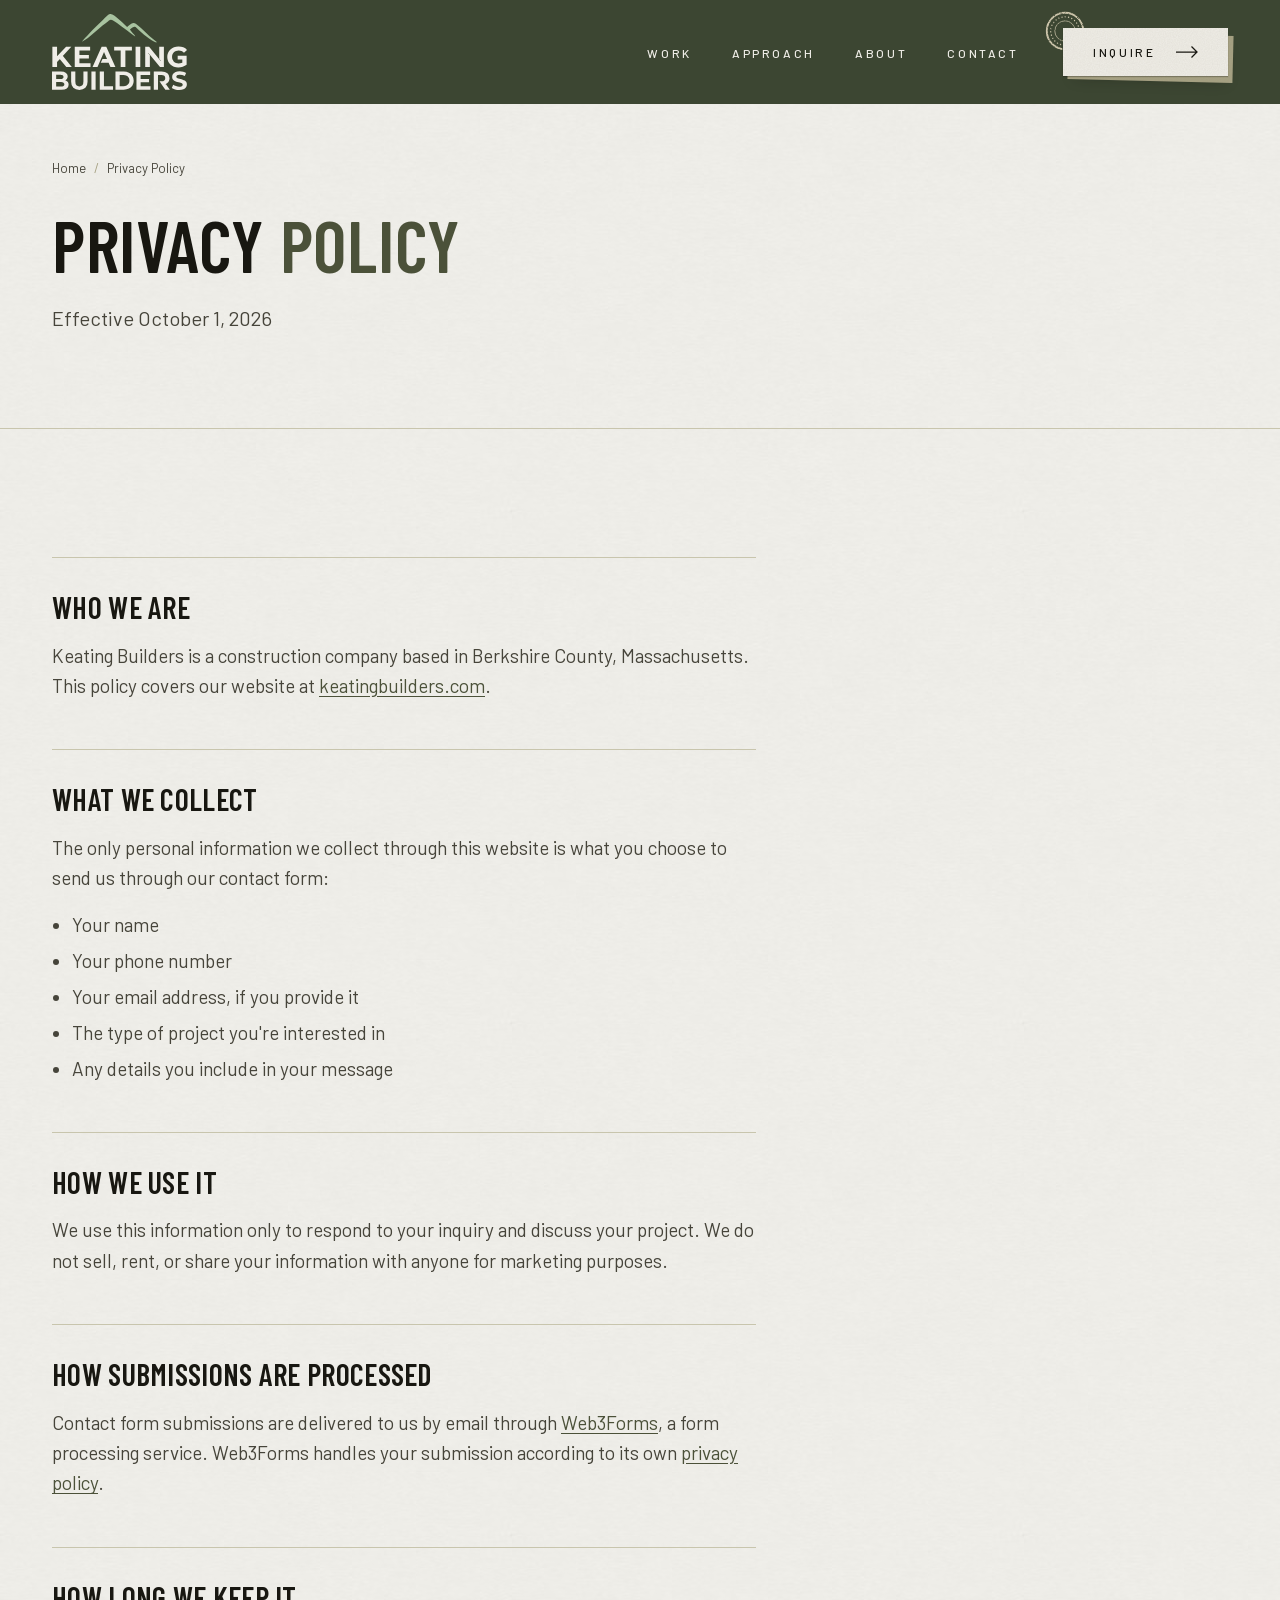
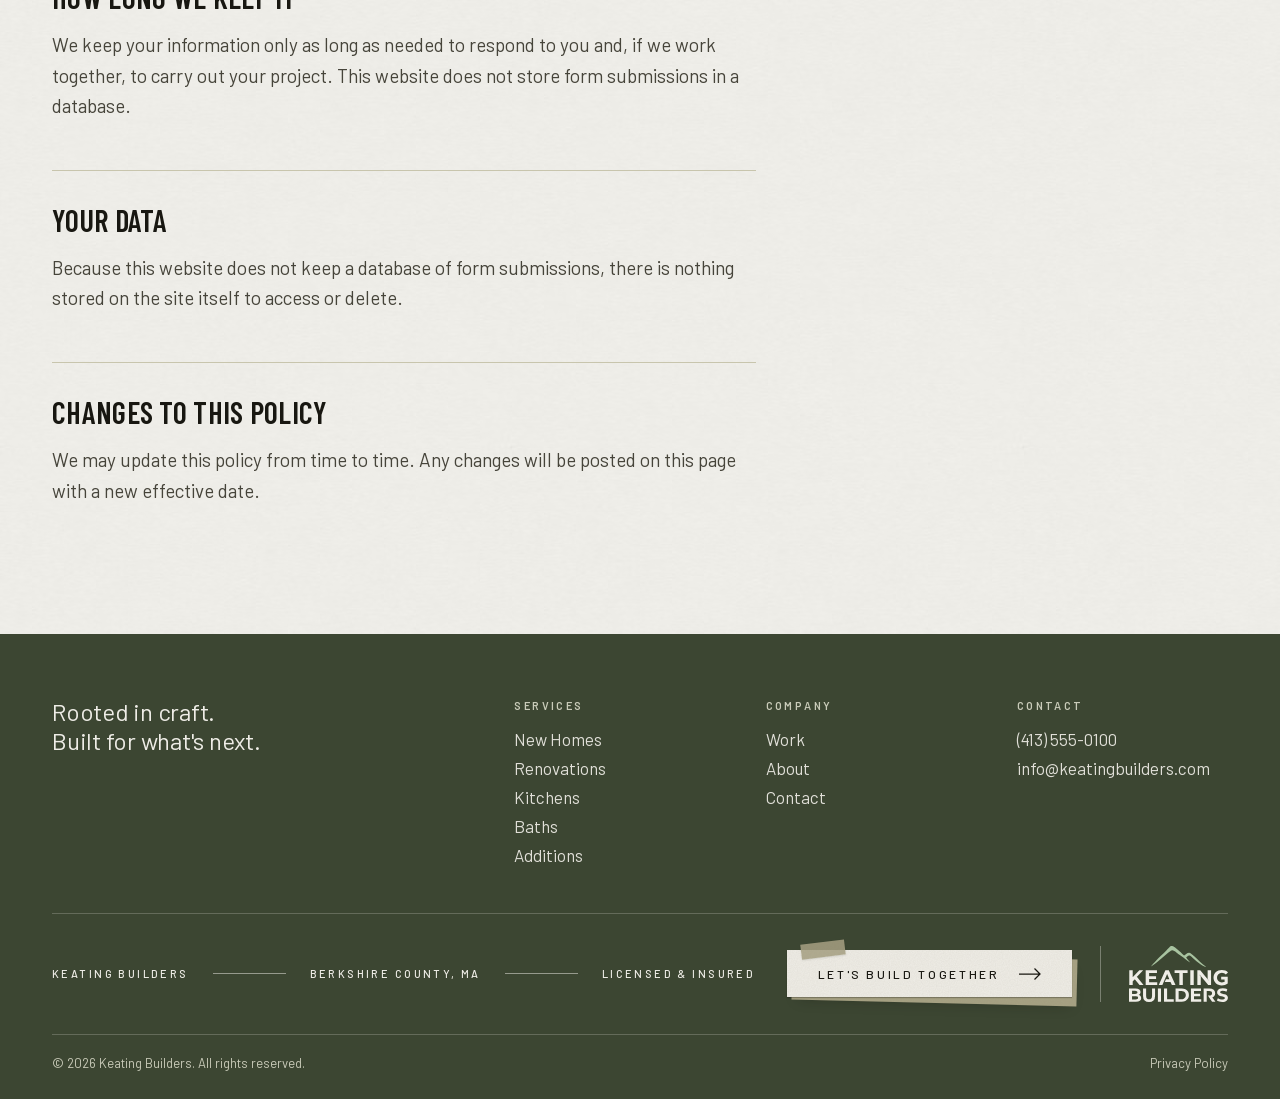
<file: privacy.html>
<!DOCTYPE html>
<html lang="en">
<head>
  <meta charset="UTF-8">
  <meta name="viewport" content="width=device-width, initial-scale=1.0">
  <meta name="theme-color" content="#3c4632">

  <title>Privacy Policy | Keating Builders</title>
  <meta name="description" content="How Keating Builders handles the information you submit through the contact form on our website.">
  <link rel="canonical" href="https://keatingbuilders.com/privacy.html">

  <meta property="og:type" content="website">
  <meta property="og:site_name" content="Keating Builders">
  <meta property="og:url" content="https://keatingbuilders.com/privacy.html">
  <meta property="og:title" content="Privacy Policy | Keating Builders">
  <meta property="og:description" content="How Keating Builders handles information submitted through our website.">
  <meta property="og:image" content="https://keatingbuilders.com/images/photos/custom-stone-cedar-home-berkshire-county.jpg">
  <meta name="twitter:card" content="summary_large_image">
  <meta name="twitter:title" content="Privacy Policy | Keating Builders">
  <meta name="twitter:description" content="How Keating Builders handles information submitted through our website.">

  <link rel="icon" type="image/x-icon" href="/favicon.ico">
  <link rel="icon" type="image/png" sizes="32x32" href="/images/logos/favicon-32.png">
  <link rel="icon" type="image/png" sizes="16x16" href="/images/logos/favicon-16.png">
  <link rel="apple-touch-icon" sizes="180x180" href="/images/logos/apple-touch-icon.png">

  <link rel="preload" href="/fonts/barlow-condensed-latin-600.woff2" as="font" type="font/woff2" crossorigin>
  <link rel="preload" href="/fonts/barlow-latin-400.woff2" as="font" type="font/woff2" crossorigin>
  <link rel="stylesheet" href="/css/site.css">

  <script type="application/ld+json">
  {
    "@context": "https://schema.org",
    "@type": "GeneralContractor",
    "@id": "https://keatingbuilders.com/#business",
    "name": "Keating Builders",
    "description": "Full-service construction company in Berkshire County, MA specializing in custom new homes, kitchen renovations, bathroom remodels, additions, and whole-home renovations.",
    "slogan": "Building the future, rebuilding the past.",
    "url": "https://keatingbuilders.com",
    "telephone": "+1-413-555-0100",
    "email": "info@keatingbuilders.com",
    "image": "https://keatingbuilders.com/images/photos/custom-stone-cedar-home-berkshire-county.jpg",
    "logo": "https://keatingbuilders.com/images/logos/keating-builders-logo.png",
    "priceRange": "$$",
    "areaServed": {
      "@type": "AdministrativeArea",
      "name": "Berkshire County, MA"
    },
    "hasMap": "https://maps.google.com/?q=Berkshire+County+MA",
    "openingHoursSpecification": [
      {
        "@type": "OpeningHoursSpecification",
        "dayOfWeek": [
          "Monday",
          "Tuesday",
          "Wednesday",
          "Thursday",
          "Friday"
        ],
        "opens": "07:00",
        "closes": "17:00"
      }
    ],
    "hasOfferCatalog": {
      "@type": "OfferCatalog",
      "name": "Construction Services",
      "itemListElement": [
        {
          "@type": "Offer",
          "itemOffered": {
            "@type": "Service",
            "name": "Custom New Home Construction",
            "url": "https://keatingbuilders.com/services/new-homes.html"
          }
        },
        {
          "@type": "Offer",
          "itemOffered": {
            "@type": "Service",
            "name": "Whole-Home Renovations",
            "url": "https://keatingbuilders.com/services/renovations.html"
          }
        },
        {
          "@type": "Offer",
          "itemOffered": {
            "@type": "Service",
            "name": "Kitchen Renovations",
            "url": "https://keatingbuilders.com/services/kitchens.html"
          }
        },
        {
          "@type": "Offer",
          "itemOffered": {
            "@type": "Service",
            "name": "Bathroom Remodels",
            "url": "https://keatingbuilders.com/services/baths.html"
          }
        },
        {
          "@type": "Offer",
          "itemOffered": {
            "@type": "Service",
            "name": "Home Additions",
            "url": "https://keatingbuilders.com/services/additions.html"
          }
        }
      ]
    }
  }
  </script>
  <script type="application/ld+json">
  {
    "@context": "https://schema.org",
    "@type": "BreadcrumbList",
    "itemListElement": [
      {
        "@type": "ListItem",
        "position": 1,
        "name": "Home",
        "item": "https://keatingbuilders.com/"
      },
      {
        "@type": "ListItem",
        "position": 2,
        "name": "Privacy Policy",
        "item": "https://keatingbuilders.com/privacy.html"
      }
    ]
  }
  </script>
</head>

<body>
  <a class="skip-link" href="#main">Skip to main content</a>

  <header class="site-header">
    <a href="/" class="site-header__logo" aria-label="Keating Builders home">
      <img src="/images/logos/keating-builders-logo-compact-light-flat.svg" alt="Keating Builders" width="459" height="259">
    </a>

    <nav class="site-nav" aria-label="Primary">
      <ul role="list">
        <li><a class="label" href="/projects.html">Work</a></li>
        <li><a class="label" href="/#approach">Approach</a></li>
        <li><a class="label" href="/about.html">About</a></li>
        <li><a class="label" href="/contact.html">Contact</a></li>
      </ul>
    </nav>

    <a href="/contact.html" class="btn btn--light btn--seal site-header__cta">
      Inquire
      <svg viewBox="0 0 22 12" fill="none" stroke="currentColor" stroke-width="1.25" aria-hidden="true"><path d="M0 6h21M15.5 .5 21 6l-5.5 5.5"/></svg>
    </a>

    <button class="site-header__toggle" type="button" aria-expanded="false" aria-controls="mobile-nav" aria-label="Open menu">
      <span class="site-header__toggle-bars" aria-hidden="true"><span></span><span></span><span></span></span>
    </button>
  </header>

  <svg class="ink-defs" aria-hidden="true" focusable="false">
    <filter id="ink" x="-10%" y="-10%" width="120%" height="120%">
      <feTurbulence type="fractalNoise" baseFrequency=".9" numOctaves="2" seed="3" result="wobble"/>
      <feDisplacementMap in="SourceGraphic" in2="wobble" scale="1" xChannelSelector="R" yChannelSelector="G" result="rough"/>
      <feTurbulence type="fractalNoise" baseFrequency="1.4" numOctaves="1" seed="11" result="grain"/>
      <feColorMatrix in="grain" type="matrix" values="0 0 0 0 0  0 0 0 0 0  0 0 0 0 0  0 0 0 -3.2 2.65" result="voids"/>
      <feComposite in="rough" in2="voids" operator="in"/>
    </filter>
    <filter id="ink-fine" x="-5%" y="-10%" width="110%" height="120%">
      <feTurbulence type="fractalNoise" baseFrequency="1.1" numOctaves="1" seed="5" result="wobble"/>
      <feDisplacementMap in="SourceGraphic" in2="wobble" scale=".45" xChannelSelector="R" yChannelSelector="G" result="rough"/>
      <feTurbulence type="fractalNoise" baseFrequency="1.6" numOctaves="1" seed="17" result="grain"/>
      <feColorMatrix in="grain" type="matrix" values="0 0 0 0 0  0 0 0 0 0  0 0 0 0 0  0 0 0 -2.6 2.45" result="voids"/>
      <feComposite in="rough" in2="voids" operator="in"/>
    </filter>
  </svg>

  <nav class="mobile-nav" id="mobile-nav" aria-label="Mobile">
    <div class="mobile-nav__inner">
      <ul class="mobile-nav__primary" role="list">
        <li><a href="/projects.html"><span class="mobile-nav__text">Work</span><svg viewBox="0 0 22 12" fill="none" stroke="currentColor" stroke-width="1.25" aria-hidden="true"><path d="M0 6h21M15.5 .5 21 6l-5.5 5.5"/></svg></a></li>
        <li><a href="/#approach"><span class="mobile-nav__text">Approach</span><svg viewBox="0 0 22 12" fill="none" stroke="currentColor" stroke-width="1.25" aria-hidden="true"><path d="M0 6h21M15.5 .5 21 6l-5.5 5.5"/></svg></a></li>
        <li><a href="/about.html"><span class="mobile-nav__text">About</span><svg viewBox="0 0 22 12" fill="none" stroke="currentColor" stroke-width="1.25" aria-hidden="true"><path d="M0 6h21M15.5 .5 21 6l-5.5 5.5"/></svg></a></li>
        <li><a href="/contact.html"><span class="mobile-nav__text">Contact</span><svg viewBox="0 0 22 12" fill="none" stroke="currentColor" stroke-width="1.25" aria-hidden="true"><path d="M0 6h21M15.5 .5 21 6l-5.5 5.5"/></svg></a></li>
      </ul>

      <div class="mobile-nav__slip">
        <p class="label mobile-nav__svc-label">Services</p>
        <ul class="mobile-nav__svc" role="list">
          <li><a href="/services/new-homes.html"><span class="mobile-nav__ink"><svg viewBox="0 0 24 24" fill="none" stroke="currentColor" stroke-width="1.7" stroke-linecap="round" stroke-linejoin="round" aria-hidden="true"><path d="M3.5 11 12 4l8.5 7"/><path d="M6 9.5V20h12V9.5"/><path d="M10 20v-5h4v5"/></svg><span>New Homes</span></span></a></li>
          <li><a href="/services/renovations.html"><span class="mobile-nav__ink"><svg viewBox="0 0 24 24" fill="none" stroke="currentColor" stroke-width="1.7" stroke-linecap="round" stroke-linejoin="round" aria-hidden="true"><path d="m5 19.5 8.2-8.2"/><path d="m10.6 8.6 4.3-4.3 5 5-2 2-2.6-2.6-2.4 2.4z"/></svg><span>Renovations</span></span></a></li>
          <li><a href="/services/kitchens.html"><span class="mobile-nav__ink"><svg viewBox="0 0 24 24" fill="none" stroke="currentColor" stroke-width="1.7" stroke-linecap="round" stroke-linejoin="round" aria-hidden="true"><path d="M3.5 13h17"/><path d="M5 13v1.2a4.8 4.8 0 0 0 4.8 4.8h4.4a4.8 4.8 0 0 0 4.8-4.8V13"/><path d="M12 13V7.5a2.5 2.5 0 0 1 5 0v.8"/></svg><span>Kitchens</span></span></a></li>
          <li><a href="/services/baths.html"><span class="mobile-nav__ink"><svg viewBox="0 1 24 24" fill="none" stroke="currentColor" stroke-width="1.7" stroke-linecap="round" stroke-linejoin="round" aria-hidden="true"><path d="M3 12h18"/><path d="M4.5 12v1.8A5.2 5.2 0 0 0 9.7 19h4.6a5.2 5.2 0 0 0 5.2-5.2V12"/><path d="m8 19-1 2m10-2 1 2"/><path d="M6.5 12V7a2 2 0 0 1 4 0"/></svg><span>Baths</span></span></a></li>
          <li><a href="/services/additions.html"><span class="mobile-nav__ink"><svg viewBox="0 1.5 24 24" fill="none" stroke="currentColor" stroke-width="1.7" stroke-linecap="round" stroke-linejoin="round" aria-hidden="true"><path d="M2.5 20h19"/><path d="M4 20v-8.5l5.5-4.5 5.5 4.5V20"/><path d="M15 20h5.5v-6H15"/><path d="M17.75 15.5v3M16.25 17h3"/></svg><span>Additions</span></span></a></li>
        </ul>
      </div>

      <div class="mobile-nav__foot">
        <a href="/contact.html" class="btn btn--light btn--seal">
          Inquire
          <svg viewBox="0 0 22 12" fill="none" stroke="currentColor" stroke-width="1.25" aria-hidden="true"><path d="M0 6h21M15.5 .5 21 6l-5.5 5.5"/></svg>
        </a>
        <a class="mobile-nav__phone" href="tel:+14135550100">(413) 555-0100</a>
      </div>
    </div>
  </nav>

  <main id="main">
    <section class="page-hero page-hero--text" aria-labelledby="hero-heading">
      <div class="page-hero__copy rise">
        <nav class="crumbs" aria-label="Breadcrumb">
          <ol>
            <li><a href="/">Home</a></li>
            <li aria-current="page">Privacy Policy</li>
          </ol>
        </nav>
        <h1 id="hero-heading"><span class="display">Privacy <em>Policy</em></span></h1>
        <p class="lede">Effective October 1, 2026</p>
      </div>
    </section>

    <section class="section section--rule" aria-labelledby="who-heading">
      <div class="prose">
        <h2 id="who-heading">Who we are</h2>
        <p>Keating Builders is a construction company based in Berkshire County, Massachusetts. This policy covers our website at <a href="https://keatingbuilders.com">keatingbuilders.com</a>.</p>

        <h2>What we collect</h2>
        <p>The only personal information we collect through this website is what you choose to send us through our contact form:</p>
        <ul>
          <li>Your name</li>
          <li>Your phone number</li>
          <li>Your email address, if you provide it</li>
          <li>The type of project you're interested in</li>
          <li>Any details you include in your message</li>
        </ul>

        <h2>How we use it</h2>
        <p>We use this information only to respond to your inquiry and discuss your project. We do not sell, rent, or share your information with anyone for marketing purposes.</p>

        <h2>How submissions are processed</h2>
        <p>Contact form submissions are delivered to us by email through <a href="https://web3forms.com" rel="noopener noreferrer" target="_blank">Web3Forms</a>, a form processing service. Web3Forms handles your submission according to its own <a href="https://web3forms.com/privacy" rel="noopener noreferrer" target="_blank">privacy policy</a>.</p>

        <h2>How long we keep it</h2>
        <p>We keep your information only as long as needed to respond to you and, if we work together, to carry out your project. This website does not store form submissions in a database.</p>

        <h2>Your data</h2>
        <p>Because this website does not keep a database of form submissions, there is nothing stored on the site itself to access or delete.</p>

        <h2>Changes to this policy</h2>
        <p>We may update this policy from time to time. Any changes will be posted on this page with a new effective date.</p>
      </div>
    </section>
  </main>

  <footer class="site-footer">
    <div class="site-footer__inner">
      <div class="site-footer__cols">
        <p class="site-footer__tag">Rooted in craft.<br>Built for what's next.</p>
        <nav aria-label="Services">
          <h2 class="label">Services</h2>
          <ul role="list">
            <li><a href="/services/new-homes.html">New Homes</a></li>
            <li><a href="/services/renovations.html">Renovations</a></li>
            <li><a href="/services/kitchens.html">Kitchens</a></li>
            <li><a href="/services/baths.html">Baths</a></li>
            <li><a href="/services/additions.html">Additions</a></li>
          </ul>
        </nav>
        <nav aria-label="Company">
          <h2 class="label">Company</h2>
          <ul role="list">
            <li><a href="/projects.html">Work</a></li>
            <li><a href="/about.html">About</a></li>
            <li><a href="/contact.html">Contact</a></li>
          </ul>
        </nav>
        <div>
          <h2 class="label">Contact</h2>
          <address>
            <a href="tel:+14135550100">(413) 555-0100</a>
            <a href="mailto:info@keatingbuilders.com">info@keatingbuilders.com</a>
          </address>
        </div>
      </div>

      <div class="band">
        <p class="label band__meta">
          <span>Keating Builders</span>
          <span class="band__rule" aria-hidden="true"></span>
          <span>Berkshire County, MA</span>
          <span class="band__rule" aria-hidden="true"></span>
          <span>Licensed &amp; Insured</span>
        </p>
        <div class="band__end">
          <a href="/contact.html" class="btn btn--light">
            Let's build together
            <svg viewBox="0 0 22 12" fill="none" stroke="currentColor" stroke-width="1.25" aria-hidden="true"><path d="M0 6h21M15.5 .5 21 6l-5.5 5.5"/></svg>
          </a>
          <a href="/" class="band__logo" aria-label="Keating Builders home">
            <img src="/images/logos/keating-builders-logo-compact-light-flat.svg" alt="Keating Builders" width="459" height="259" loading="lazy">
          </a>
        </div>
      </div>

      <div class="band__legal">
        <p>&copy; <span id="year">2026</span> Keating Builders. All rights reserved.</p>
        <a href="/privacy.html">Privacy Policy</a>
      </div>
    </div>
  </footer>

  <script src="/js/site.js" defer></script>
</body>
</html>
</file>
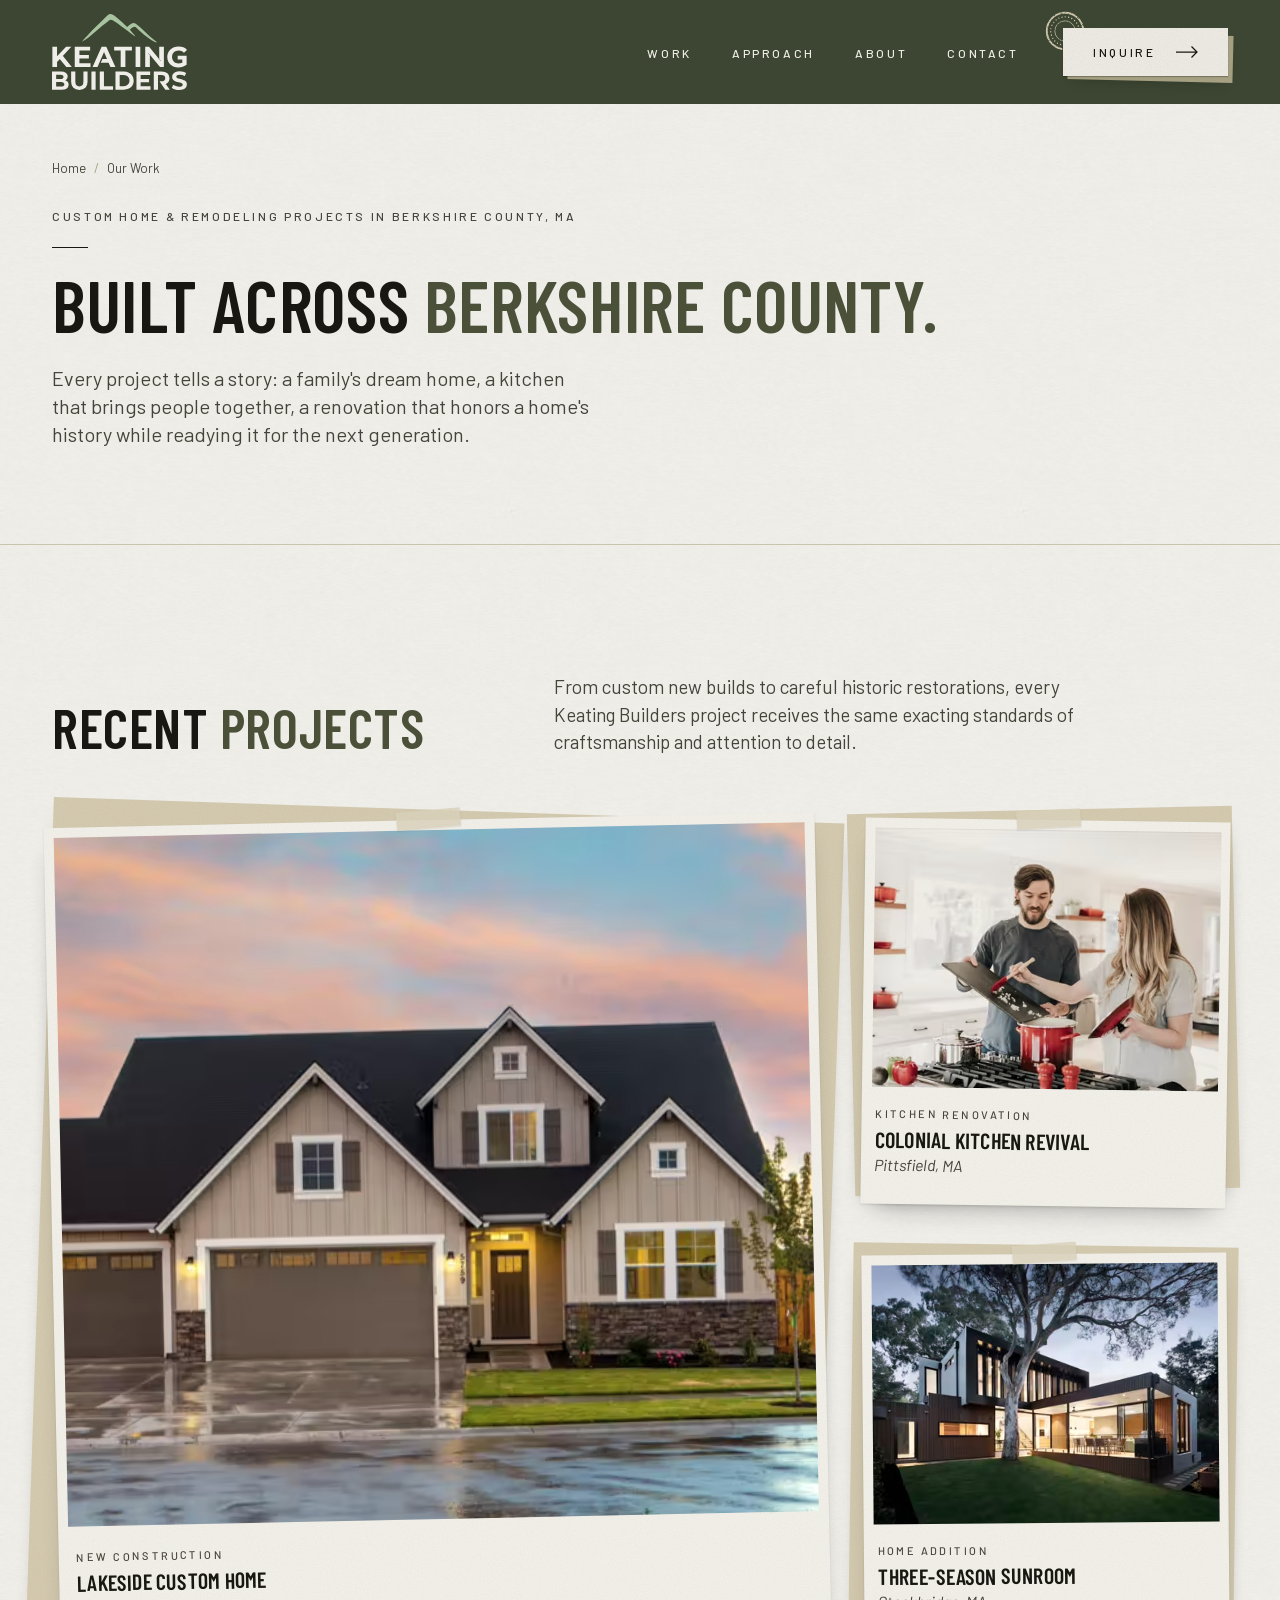
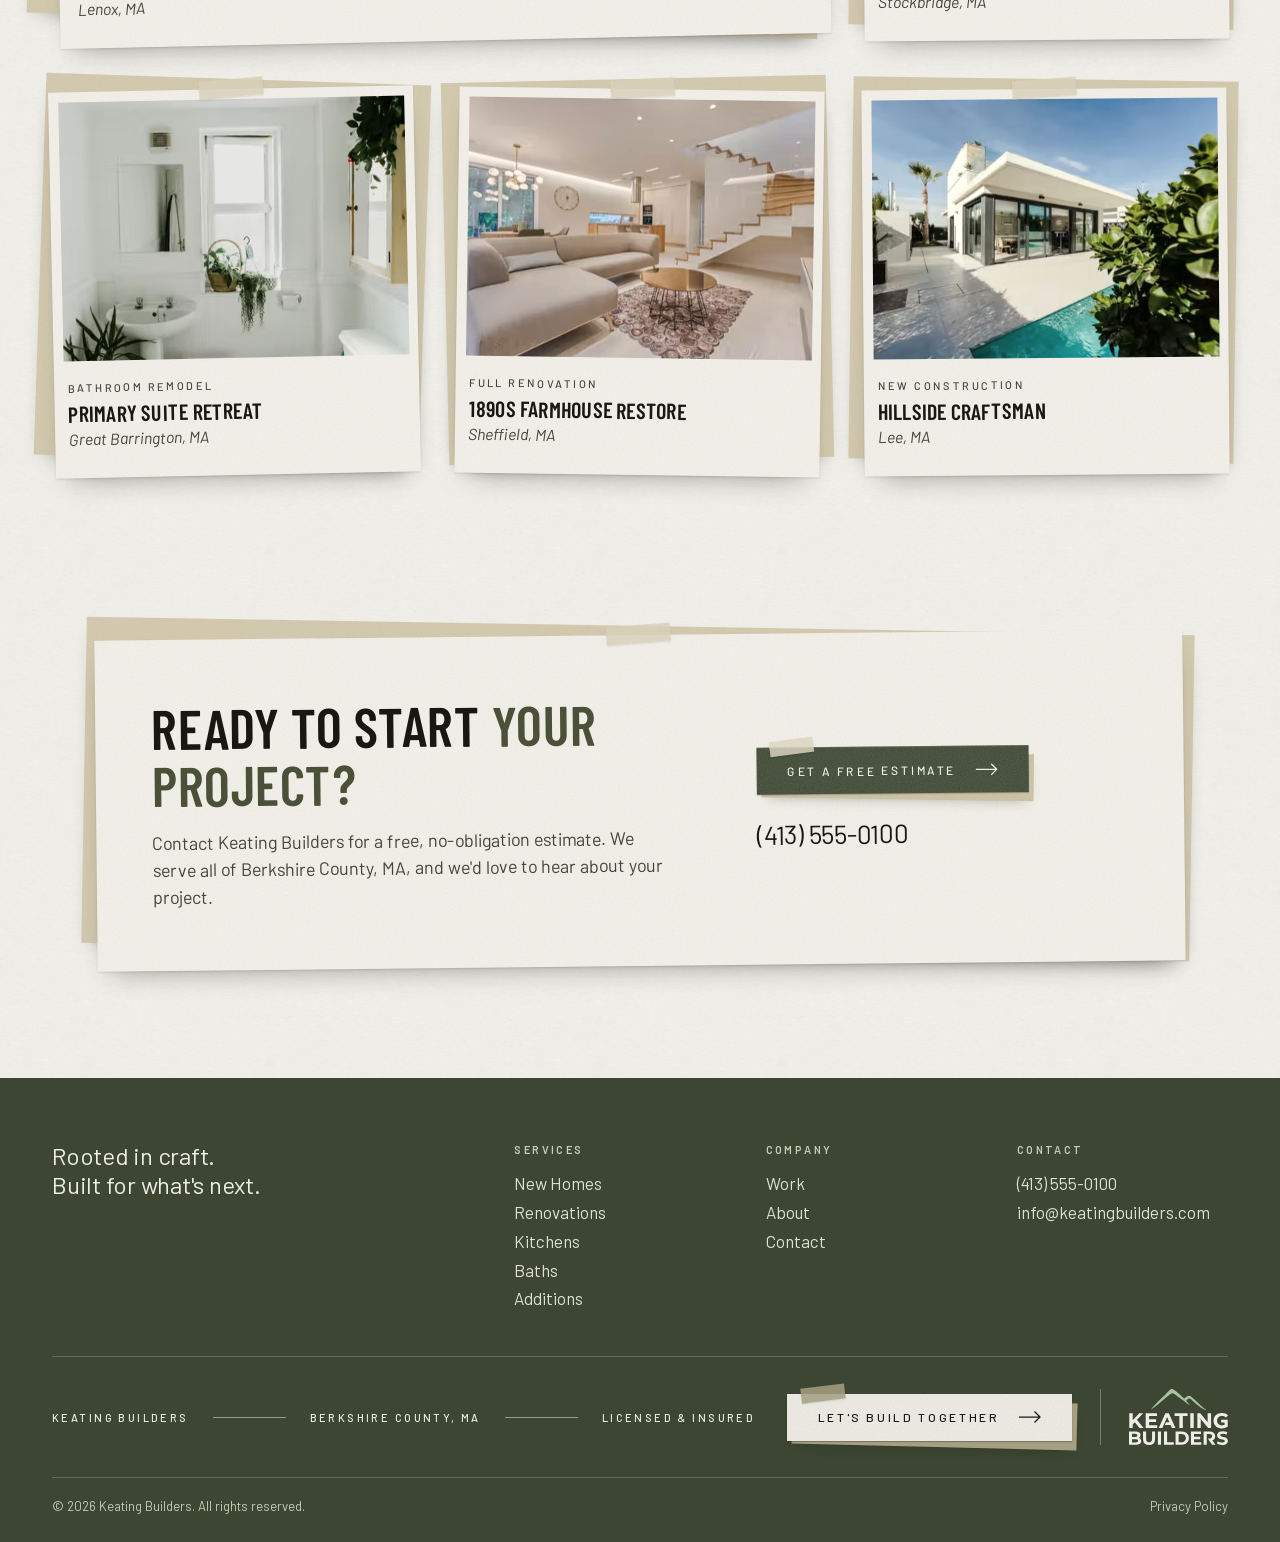
<file: projects.html>
<!DOCTYPE html>
<html lang="en">
<head>
  <meta charset="UTF-8">
  <meta name="viewport" content="width=device-width, initial-scale=1.0">
  <meta name="theme-color" content="#3c4632">

  <title>Our Work: Berkshire County Projects | Keating Builders</title>
  <meta name="description" content="Custom homes, kitchens, baths, additions and renovations built by Keating Builders across Berkshire County, MA. Browse our recent work.">
  <link rel="canonical" href="https://keatingbuilders.com/projects.html">

  <meta property="og:type" content="website">
  <meta property="og:site_name" content="Keating Builders">
  <meta property="og:url" content="https://keatingbuilders.com/projects.html">
  <meta property="og:title" content="Our Work: Berkshire County Projects | Keating Builders">
  <meta property="og:description" content="Custom homes, kitchens, baths, additions and renovations across Berkshire County, MA.">
  <meta property="og:image" content="https://keatingbuilders.com/images/photos/project-new-home.jpg">
  <meta name="twitter:card" content="summary_large_image">
  <meta name="twitter:title" content="Our Work: Berkshire County Projects | Keating Builders">
  <meta name="twitter:description" content="Custom homes, kitchens, baths, additions and renovations across Berkshire County, MA.">

  <link rel="icon" type="image/x-icon" href="/favicon.ico">
  <link rel="icon" type="image/png" sizes="32x32" href="/images/logos/favicon-32.png">
  <link rel="icon" type="image/png" sizes="16x16" href="/images/logos/favicon-16.png">
  <link rel="apple-touch-icon" sizes="180x180" href="/images/logos/apple-touch-icon.png">

  <link rel="preload" href="/fonts/barlow-condensed-latin-600.woff2" as="font" type="font/woff2" crossorigin>
  <link rel="preload" href="/fonts/barlow-latin-400.woff2" as="font" type="font/woff2" crossorigin>
  <link rel="stylesheet" href="/css/site.css">

  <script type="application/ld+json">
  {
    "@context": "https://schema.org",
    "@type": "GeneralContractor",
    "@id": "https://keatingbuilders.com/#business",
    "name": "Keating Builders",
    "description": "Full-service construction company in Berkshire County, MA specializing in custom new homes, kitchen renovations, bathroom remodels, additions, and whole-home renovations.",
    "slogan": "Building the future, rebuilding the past.",
    "url": "https://keatingbuilders.com",
    "telephone": "+1-413-555-0100",
    "email": "info@keatingbuilders.com",
    "image": "https://keatingbuilders.com/images/photos/custom-stone-cedar-home-berkshire-county.jpg",
    "logo": "https://keatingbuilders.com/images/logos/keating-builders-logo.png",
    "priceRange": "$$",
    "areaServed": {
      "@type": "AdministrativeArea",
      "name": "Berkshire County, MA"
    },
    "hasMap": "https://maps.google.com/?q=Berkshire+County+MA",
    "openingHoursSpecification": [
      {
        "@type": "OpeningHoursSpecification",
        "dayOfWeek": [
          "Monday",
          "Tuesday",
          "Wednesday",
          "Thursday",
          "Friday"
        ],
        "opens": "07:00",
        "closes": "17:00"
      }
    ],
    "hasOfferCatalog": {
      "@type": "OfferCatalog",
      "name": "Construction Services",
      "itemListElement": [
        {
          "@type": "Offer",
          "itemOffered": {
            "@type": "Service",
            "name": "Custom New Home Construction",
            "url": "https://keatingbuilders.com/services/new-homes.html"
          }
        },
        {
          "@type": "Offer",
          "itemOffered": {
            "@type": "Service",
            "name": "Whole-Home Renovations",
            "url": "https://keatingbuilders.com/services/renovations.html"
          }
        },
        {
          "@type": "Offer",
          "itemOffered": {
            "@type": "Service",
            "name": "Kitchen Renovations",
            "url": "https://keatingbuilders.com/services/kitchens.html"
          }
        },
        {
          "@type": "Offer",
          "itemOffered": {
            "@type": "Service",
            "name": "Bathroom Remodels",
            "url": "https://keatingbuilders.com/services/baths.html"
          }
        },
        {
          "@type": "Offer",
          "itemOffered": {
            "@type": "Service",
            "name": "Home Additions",
            "url": "https://keatingbuilders.com/services/additions.html"
          }
        }
      ]
    }
  }
  </script>
  <script type="application/ld+json">
  {
    "@context": "https://schema.org",
    "@type": "BreadcrumbList",
    "itemListElement": [
      {
        "@type": "ListItem",
        "position": 1,
        "name": "Home",
        "item": "https://keatingbuilders.com/"
      },
      {
        "@type": "ListItem",
        "position": 2,
        "name": "Our Work",
        "item": "https://keatingbuilders.com/projects.html"
      }
    ]
  }
  </script>

  <style>
    @media (min-width: 1024px) {
      .gallery--feature li:first-child { display: flex; }
      .gallery--feature li:first-child .print { flex: 1; }
      .gallery--feature li:first-child .paper__sheet { height: 100%; min-height: 32rem; }
      .gallery--feature li:first-child .print img {
        position: absolute; top: .6rem; left: .6rem;
        width: calc(100% - 1.2rem); height: calc(100% - 8.25rem);
        aspect-ratio: auto; object-fit: cover;
      }
      .gallery--feature li:first-child figcaption { position: absolute; left: .85rem; right: .6rem; bottom: 1.9rem; }
    }
  </style>
</head>

<body>
  <a class="skip-link" href="#main">Skip to main content</a>

  <header class="site-header">
    <a href="/" class="site-header__logo" aria-label="Keating Builders home">
      <img src="/images/logos/keating-builders-logo-compact-light-flat.svg" alt="Keating Builders" width="459" height="259">
    </a>

    <nav class="site-nav" aria-label="Primary">
      <ul role="list">
        <li><a class="label" href="/projects.html" aria-current="page">Work</a></li>
        <li><a class="label" href="/#approach">Approach</a></li>
        <li><a class="label" href="/about.html">About</a></li>
        <li><a class="label" href="/contact.html">Contact</a></li>
      </ul>
    </nav>

    <a href="/contact.html" class="btn btn--light btn--seal site-header__cta">
      Inquire
      <svg viewBox="0 0 22 12" fill="none" stroke="currentColor" stroke-width="1.25" aria-hidden="true"><path d="M0 6h21M15.5 .5 21 6l-5.5 5.5"/></svg>
    </a>

    <button class="site-header__toggle" type="button" aria-expanded="false" aria-controls="mobile-nav" aria-label="Open menu">
      <span class="site-header__toggle-bars" aria-hidden="true"><span></span><span></span><span></span></span>
    </button>
  </header>

  <svg class="ink-defs" aria-hidden="true" focusable="false">
    <filter id="ink" x="-10%" y="-10%" width="120%" height="120%">
      <feTurbulence type="fractalNoise" baseFrequency=".9" numOctaves="2" seed="3" result="wobble"/>
      <feDisplacementMap in="SourceGraphic" in2="wobble" scale="1" xChannelSelector="R" yChannelSelector="G" result="rough"/>
      <feTurbulence type="fractalNoise" baseFrequency="1.4" numOctaves="1" seed="11" result="grain"/>
      <feColorMatrix in="grain" type="matrix" values="0 0 0 0 0  0 0 0 0 0  0 0 0 0 0  0 0 0 -3.2 2.65" result="voids"/>
      <feComposite in="rough" in2="voids" operator="in"/>
    </filter>
    <filter id="ink-fine" x="-5%" y="-10%" width="110%" height="120%">
      <feTurbulence type="fractalNoise" baseFrequency="1.1" numOctaves="1" seed="5" result="wobble"/>
      <feDisplacementMap in="SourceGraphic" in2="wobble" scale=".45" xChannelSelector="R" yChannelSelector="G" result="rough"/>
      <feTurbulence type="fractalNoise" baseFrequency="1.6" numOctaves="1" seed="17" result="grain"/>
      <feColorMatrix in="grain" type="matrix" values="0 0 0 0 0  0 0 0 0 0  0 0 0 0 0  0 0 0 -2.6 2.45" result="voids"/>
      <feComposite in="rough" in2="voids" operator="in"/>
    </filter>
  </svg>

  <nav class="mobile-nav" id="mobile-nav" aria-label="Mobile">
    <div class="mobile-nav__inner">
      <ul class="mobile-nav__primary" role="list">
        <li><a href="/projects.html" aria-current="page"><span class="mobile-nav__text">Work</span><svg viewBox="0 0 22 12" fill="none" stroke="currentColor" stroke-width="1.25" aria-hidden="true"><path d="M0 6h21M15.5 .5 21 6l-5.5 5.5"/></svg></a></li>
        <li><a href="/#approach"><span class="mobile-nav__text">Approach</span><svg viewBox="0 0 22 12" fill="none" stroke="currentColor" stroke-width="1.25" aria-hidden="true"><path d="M0 6h21M15.5 .5 21 6l-5.5 5.5"/></svg></a></li>
        <li><a href="/about.html"><span class="mobile-nav__text">About</span><svg viewBox="0 0 22 12" fill="none" stroke="currentColor" stroke-width="1.25" aria-hidden="true"><path d="M0 6h21M15.5 .5 21 6l-5.5 5.5"/></svg></a></li>
        <li><a href="/contact.html"><span class="mobile-nav__text">Contact</span><svg viewBox="0 0 22 12" fill="none" stroke="currentColor" stroke-width="1.25" aria-hidden="true"><path d="M0 6h21M15.5 .5 21 6l-5.5 5.5"/></svg></a></li>
      </ul>

      <div class="mobile-nav__slip">
        <p class="label mobile-nav__svc-label">Services</p>
        <ul class="mobile-nav__svc" role="list">
          <li><a href="/services/new-homes.html"><span class="mobile-nav__ink"><svg viewBox="0 0 24 24" fill="none" stroke="currentColor" stroke-width="1.7" stroke-linecap="round" stroke-linejoin="round" aria-hidden="true"><path d="M3.5 11 12 4l8.5 7"/><path d="M6 9.5V20h12V9.5"/><path d="M10 20v-5h4v5"/></svg><span>New Homes</span></span></a></li>
          <li><a href="/services/renovations.html"><span class="mobile-nav__ink"><svg viewBox="0 0 24 24" fill="none" stroke="currentColor" stroke-width="1.7" stroke-linecap="round" stroke-linejoin="round" aria-hidden="true"><path d="m5 19.5 8.2-8.2"/><path d="m10.6 8.6 4.3-4.3 5 5-2 2-2.6-2.6-2.4 2.4z"/></svg><span>Renovations</span></span></a></li>
          <li><a href="/services/kitchens.html"><span class="mobile-nav__ink"><svg viewBox="0 0 24 24" fill="none" stroke="currentColor" stroke-width="1.7" stroke-linecap="round" stroke-linejoin="round" aria-hidden="true"><path d="M3.5 13h17"/><path d="M5 13v1.2a4.8 4.8 0 0 0 4.8 4.8h4.4a4.8 4.8 0 0 0 4.8-4.8V13"/><path d="M12 13V7.5a2.5 2.5 0 0 1 5 0v.8"/></svg><span>Kitchens</span></span></a></li>
          <li><a href="/services/baths.html"><span class="mobile-nav__ink"><svg viewBox="0 1 24 24" fill="none" stroke="currentColor" stroke-width="1.7" stroke-linecap="round" stroke-linejoin="round" aria-hidden="true"><path d="M3 12h18"/><path d="M4.5 12v1.8A5.2 5.2 0 0 0 9.7 19h4.6a5.2 5.2 0 0 0 5.2-5.2V12"/><path d="m8 19-1 2m10-2 1 2"/><path d="M6.5 12V7a2 2 0 0 1 4 0"/></svg><span>Baths</span></span></a></li>
          <li><a href="/services/additions.html"><span class="mobile-nav__ink"><svg viewBox="0 1.5 24 24" fill="none" stroke="currentColor" stroke-width="1.7" stroke-linecap="round" stroke-linejoin="round" aria-hidden="true"><path d="M2.5 20h19"/><path d="M4 20v-8.5l5.5-4.5 5.5 4.5V20"/><path d="M15 20h5.5v-6H15"/><path d="M17.75 15.5v3M16.25 17h3"/></svg><span>Additions</span></span></a></li>
        </ul>
      </div>

      <div class="mobile-nav__foot">
        <a href="/contact.html" class="btn btn--light btn--seal">
          Inquire
          <svg viewBox="0 0 22 12" fill="none" stroke="currentColor" stroke-width="1.25" aria-hidden="true"><path d="M0 6h21M15.5 .5 21 6l-5.5 5.5"/></svg>
        </a>
        <a class="mobile-nav__phone" href="tel:+14135550100">(413) 555-0100</a>
      </div>
    </div>
  </nav>

  <main id="main">
    <section class="page-hero page-hero--text" aria-labelledby="hero-heading">
      <div class="page-hero__copy rise">
        <nav class="crumbs" aria-label="Breadcrumb">
          <ol>
            <li><a href="/">Home</a></li>
            <li aria-current="page">Our Work</li>
          </ol>
        </nav>
        <h1 id="hero-heading">
          <span class="label eyebrow">Custom Home &amp; Remodeling Projects <span class="eyebrow__place">in Berkshire County, MA</span><span class="sr-only">:</span></span>
          <span class="display">Built across <em>Berkshire County.</em></span>
        </h1>
        <p class="lede">Every project tells a story: a family's dream home, a kitchen that brings people together, a renovation that honors a home's history while readying it for the next generation.</p>
      </div>
    </section>

    <section class="section section--rule" aria-labelledby="projects-heading">
      <div class="section__head">
        <h2 id="projects-heading">Recent <em>projects</em></h2>
        <p class="section__intro">From custom new builds to careful historic restorations, every Keating Builders project receives the same exacting standards of craftsmanship and attention to detail.</p>
      </div>
      <ul class="gallery gallery--feature" role="list">
        <li>
          <figure class="print paper">
            <div class="paper__sheet">
              <picture>
              <source type="image/avif" srcset="/images/photos/project-new-home-480w.avif 480w, /images/photos/project-new-home-800w.avif 800w, /images/photos/project-new-home-1200w.avif 1200w" sizes="(min-width: 1024px) 62vw, 92vw">
              <img src="/images/photos/project-new-home.jpg" alt="Lakeside custom home, new construction in Lenox, MA" width="1400" height="933" loading="eager" fetchpriority="high">
            </picture>
              <figcaption>
                <span class="label print__cat">New Construction</span>
                <h3 class="print__name">Lakeside Custom Home</h3>
                <p class="print__place">Lenox, MA</p>
              </figcaption>
            </div>
          </figure>
        </li>
        <li>
          <figure class="print paper">
            <div class="paper__sheet">
              <picture>
              <source type="image/avif" srcset="/images/photos/project-kitchen-480w.avif 480w, /images/photos/project-kitchen-800w.avif 800w, /images/photos/project-kitchen-1200w.avif 1200w" sizes="(min-width: 1024px) 30vw, (min-width: 700px) 46vw, 92vw">
              <img src="/images/photos/project-kitchen.jpg" alt="Colonial kitchen renovation in Pittsfield, MA" width="1400" height="933" loading="lazy">
            </picture>
              <figcaption>
                <span class="label print__cat">Kitchen Renovation</span>
                <h3 class="print__name">Colonial Kitchen Revival</h3>
                <p class="print__place">Pittsfield, MA</p>
              </figcaption>
            </div>
          </figure>
        </li>
        <li>
          <figure class="print paper">
            <div class="paper__sheet">
              <picture>
              <source type="image/avif" srcset="/images/photos/project-addition-480w.avif 480w, /images/photos/project-addition-800w.avif 800w, /images/photos/project-addition-1200w.avif 1200w" sizes="(min-width: 1024px) 30vw, (min-width: 700px) 46vw, 92vw">
              <img src="/images/photos/project-addition.jpg" alt="Three-season sunroom addition in Stockbridge, MA" width="1400" height="933" loading="lazy">
            </picture>
              <figcaption>
                <span class="label print__cat">Home Addition</span>
                <h3 class="print__name">Three-Season Sunroom</h3>
                <p class="print__place">Stockbridge, MA</p>
              </figcaption>
            </div>
          </figure>
        </li>
        <li>
          <figure class="print paper">
            <div class="paper__sheet">
              <picture>
              <source type="image/avif" srcset="/images/photos/project-bathroom-480w.avif 480w, /images/photos/project-bathroom-800w.avif 800w" sizes="(min-width: 1024px) 30vw, (min-width: 700px) 46vw, 92vw">
              <img src="/images/photos/project-bathroom.jpg" alt="Primary suite bathroom remodel in Great Barrington, MA" width="1400" height="2099" loading="lazy">
            </picture>
              <figcaption>
                <span class="label print__cat">Bathroom Remodel</span>
                <h3 class="print__name">Primary Suite Retreat</h3>
                <p class="print__place">Great Barrington, MA</p>
              </figcaption>
            </div>
          </figure>
        </li>
        <li>
          <figure class="print paper">
            <div class="paper__sheet">
              <picture>
              <source type="image/avif" srcset="/images/photos/project-renovation-480w.avif 480w, /images/photos/project-renovation-800w.avif 800w, /images/photos/project-renovation-1200w.avif 1200w" sizes="(min-width: 1024px) 30vw, (min-width: 700px) 46vw, 92vw">
              <img src="/images/photos/project-renovation.jpg" alt="1890s farmhouse renovation in Sheffield, MA" width="1400" height="900" loading="lazy">
            </picture>
              <figcaption>
                <span class="label print__cat">Full Renovation</span>
                <h3 class="print__name">1890s Farmhouse Restore</h3>
                <p class="print__place">Sheffield, MA</p>
              </figcaption>
            </div>
          </figure>
        </li>
        <li>
          <figure class="print paper">
            <div class="paper__sheet">
              <picture>
              <source type="image/avif" srcset="/images/photos/project-home-2-480w.avif 480w, /images/photos/project-home-2-800w.avif 800w, /images/photos/project-home-2-1200w.avif 1200w" sizes="(min-width: 1024px) 30vw, (min-width: 700px) 46vw, 92vw">
              <img src="/images/photos/project-home-2.jpg" alt="Hillside craftsman new construction in Lee, MA" width="1600" height="1067" loading="lazy">
            </picture>
              <figcaption>
                <span class="label print__cat">New Construction</span>
                <h3 class="print__name">Hillside Craftsman</h3>
                <p class="print__place">Lee, MA</p>
              </figcaption>
            </div>
          </figure>
        </li>
      </ul>
    </section>

    <section class="cta" aria-labelledby="cta-heading">
      <div class="paper">
        <div class="paper__sheet">
          <div>
            <h2 id="cta-heading" class="h2">Ready to start <em>your project?</em></h2>
            <p class="cta__sub">Contact Keating Builders for a free, no-obligation estimate. We serve all of Berkshire County, MA, and we&#x27;d love to hear about your project.</p>
          </div>
          <div class="cta__actions">
            <a href="/contact.html" class="btn">
              Get a free estimate
              <svg viewBox="0 0 22 12" fill="none" stroke="currentColor" stroke-width="1.25" aria-hidden="true"><path d="M0 6h21M15.5 .5 21 6l-5.5 5.5"/></svg>
            </a>
            <a class="cta__phone" href="tel:+14135550100">(413) 555-0100</a>
          </div>
        </div>
      </div>
    </section>
  </main>

  <footer class="site-footer">
    <div class="site-footer__inner">
      <div class="site-footer__cols">
        <p class="site-footer__tag">Rooted in craft.<br>Built for what's next.</p>
        <nav aria-label="Services">
          <h2 class="label">Services</h2>
          <ul role="list">
            <li><a href="/services/new-homes.html">New Homes</a></li>
            <li><a href="/services/renovations.html">Renovations</a></li>
            <li><a href="/services/kitchens.html">Kitchens</a></li>
            <li><a href="/services/baths.html">Baths</a></li>
            <li><a href="/services/additions.html">Additions</a></li>
          </ul>
        </nav>
        <nav aria-label="Company">
          <h2 class="label">Company</h2>
          <ul role="list">
            <li><a href="/projects.html">Work</a></li>
            <li><a href="/about.html">About</a></li>
            <li><a href="/contact.html">Contact</a></li>
          </ul>
        </nav>
        <div>
          <h2 class="label">Contact</h2>
          <address>
            <a href="tel:+14135550100">(413) 555-0100</a>
            <a href="mailto:info@keatingbuilders.com">info@keatingbuilders.com</a>
          </address>
        </div>
      </div>

      <div class="band">
        <p class="label band__meta">
          <span>Keating Builders</span>
          <span class="band__rule" aria-hidden="true"></span>
          <span>Berkshire County, MA</span>
          <span class="band__rule" aria-hidden="true"></span>
          <span>Licensed &amp; Insured</span>
        </p>
        <div class="band__end">
          <a href="/contact.html" class="btn btn--light">
            Let's build together
            <svg viewBox="0 0 22 12" fill="none" stroke="currentColor" stroke-width="1.25" aria-hidden="true"><path d="M0 6h21M15.5 .5 21 6l-5.5 5.5"/></svg>
          </a>
          <a href="/" class="band__logo" aria-label="Keating Builders home">
            <img src="/images/logos/keating-builders-logo-compact-light-flat.svg" alt="Keating Builders" width="459" height="259" loading="lazy">
          </a>
        </div>
      </div>

      <div class="band__legal">
        <p>&copy; <span id="year">2026</span> Keating Builders. All rights reserved.</p>
        <a href="/privacy.html">Privacy Policy</a>
      </div>
    </div>
  </footer>

  <script src="/js/site.js" defer></script>
</body>
</html>
</file>
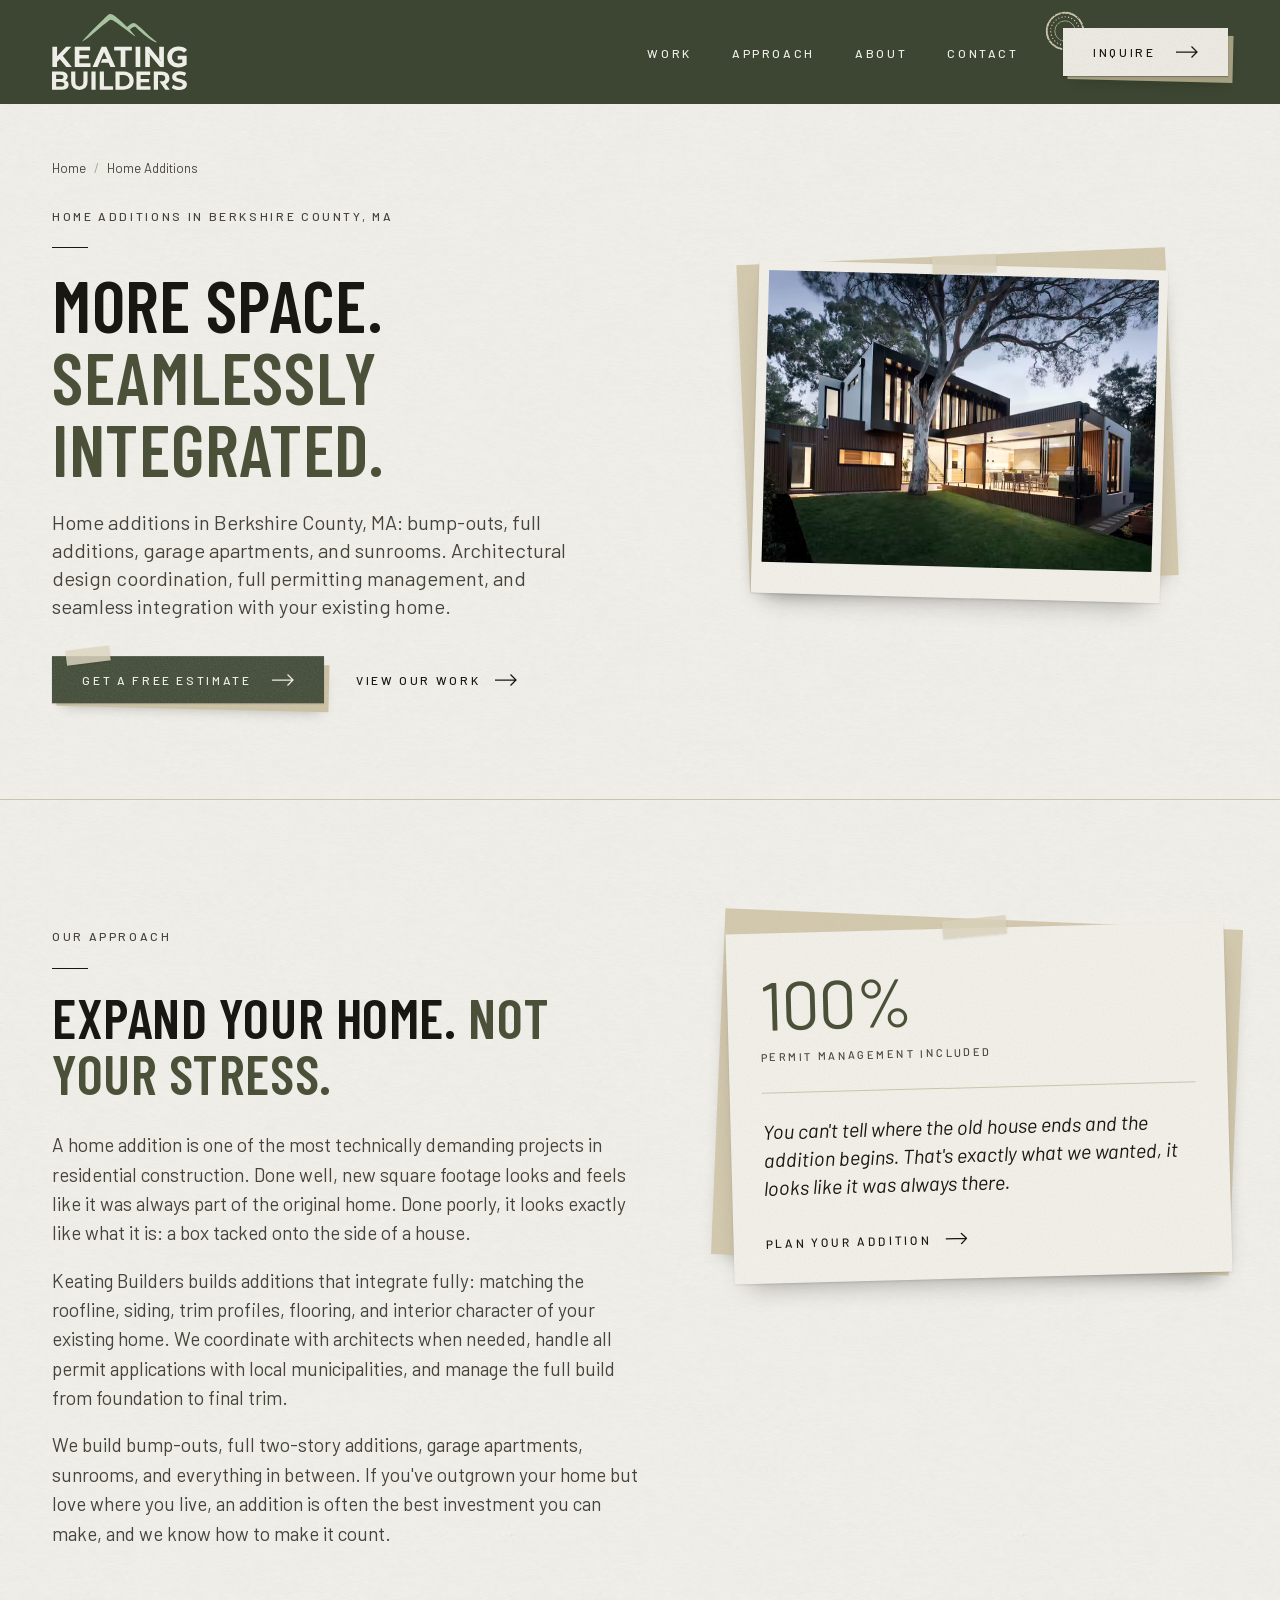
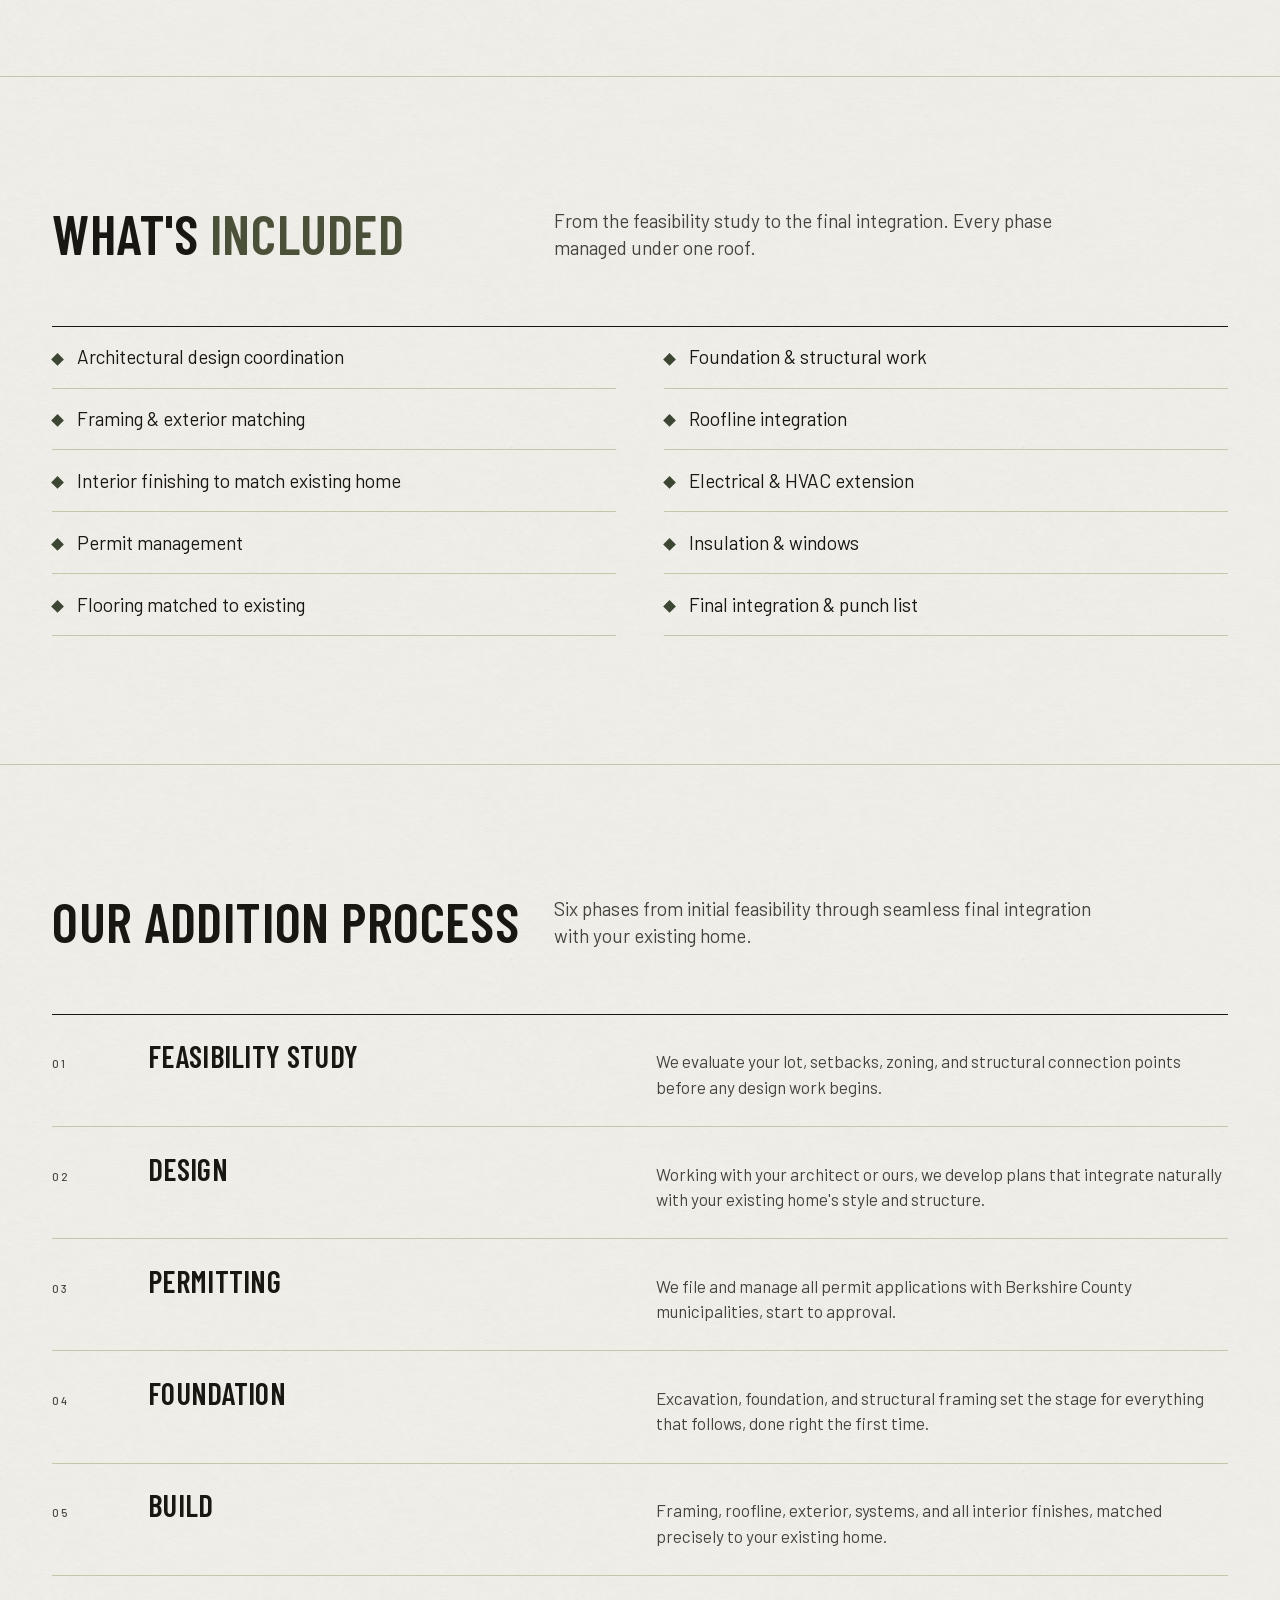
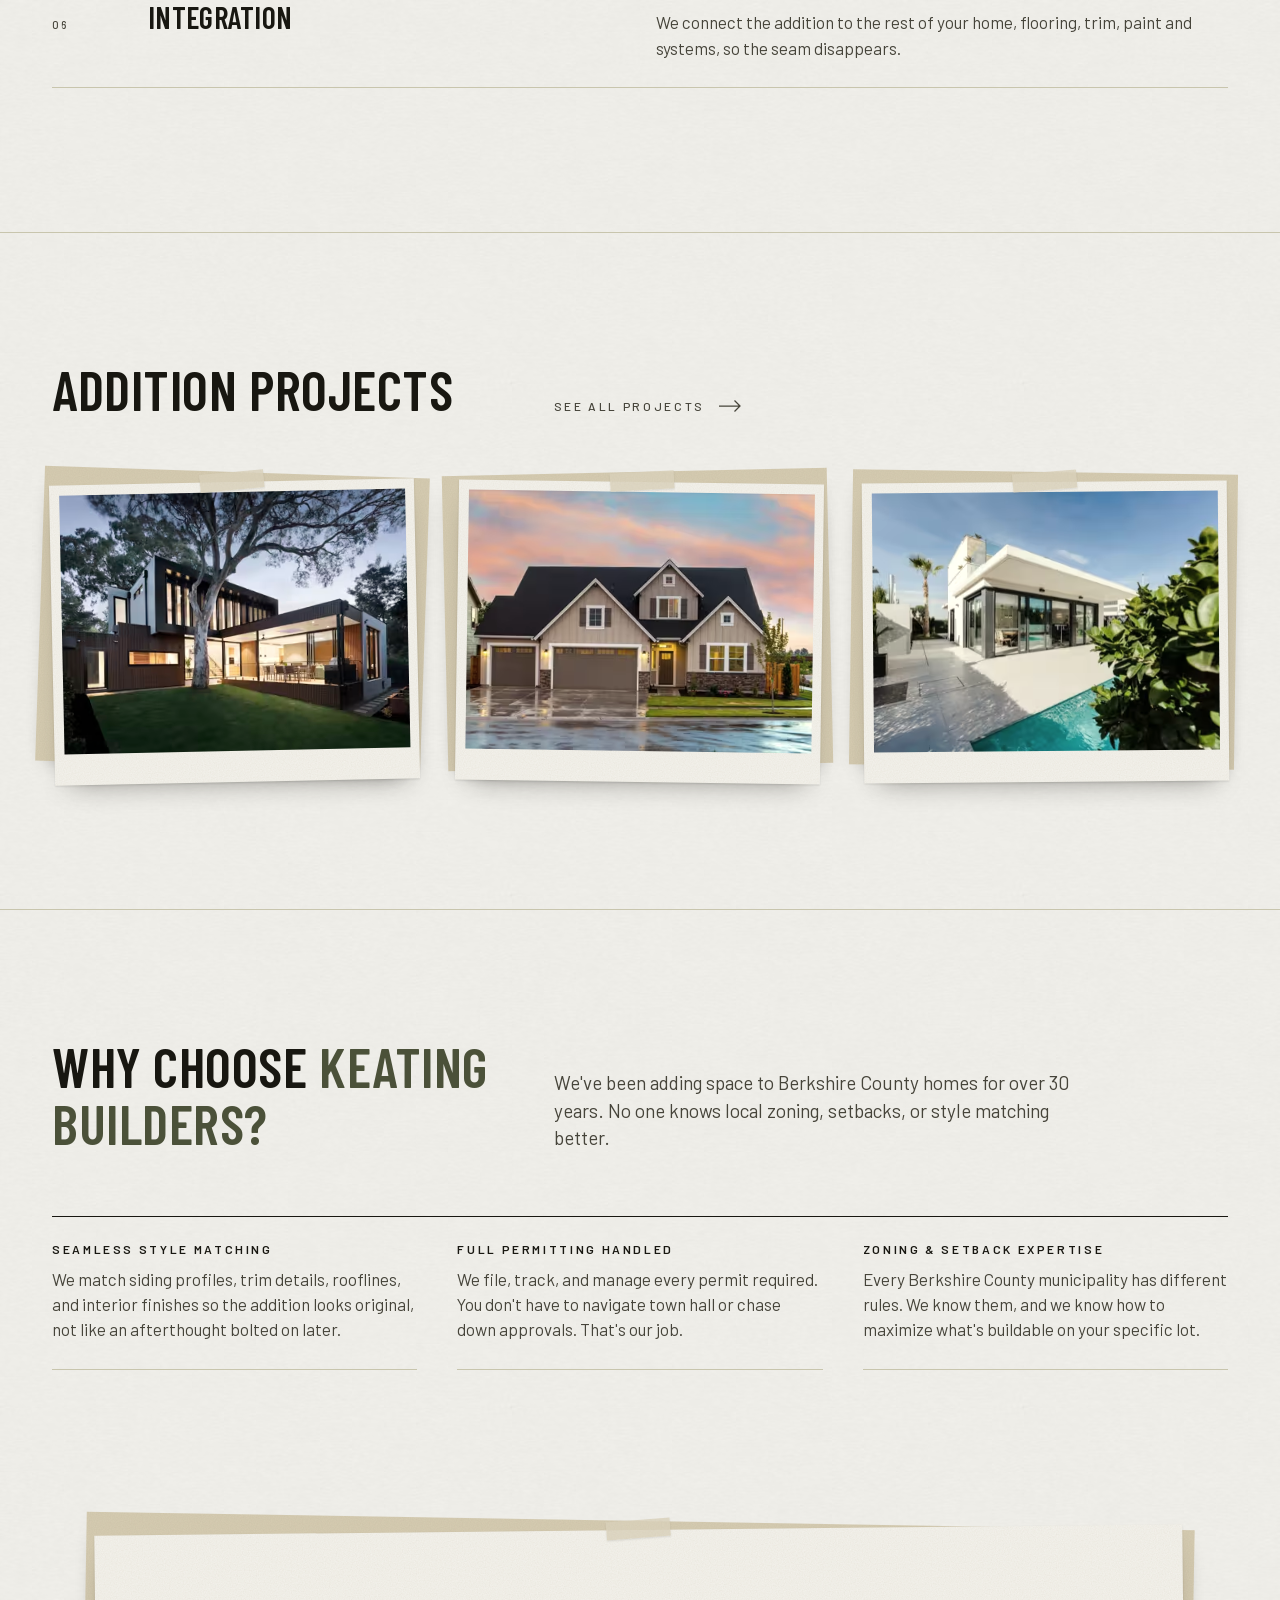
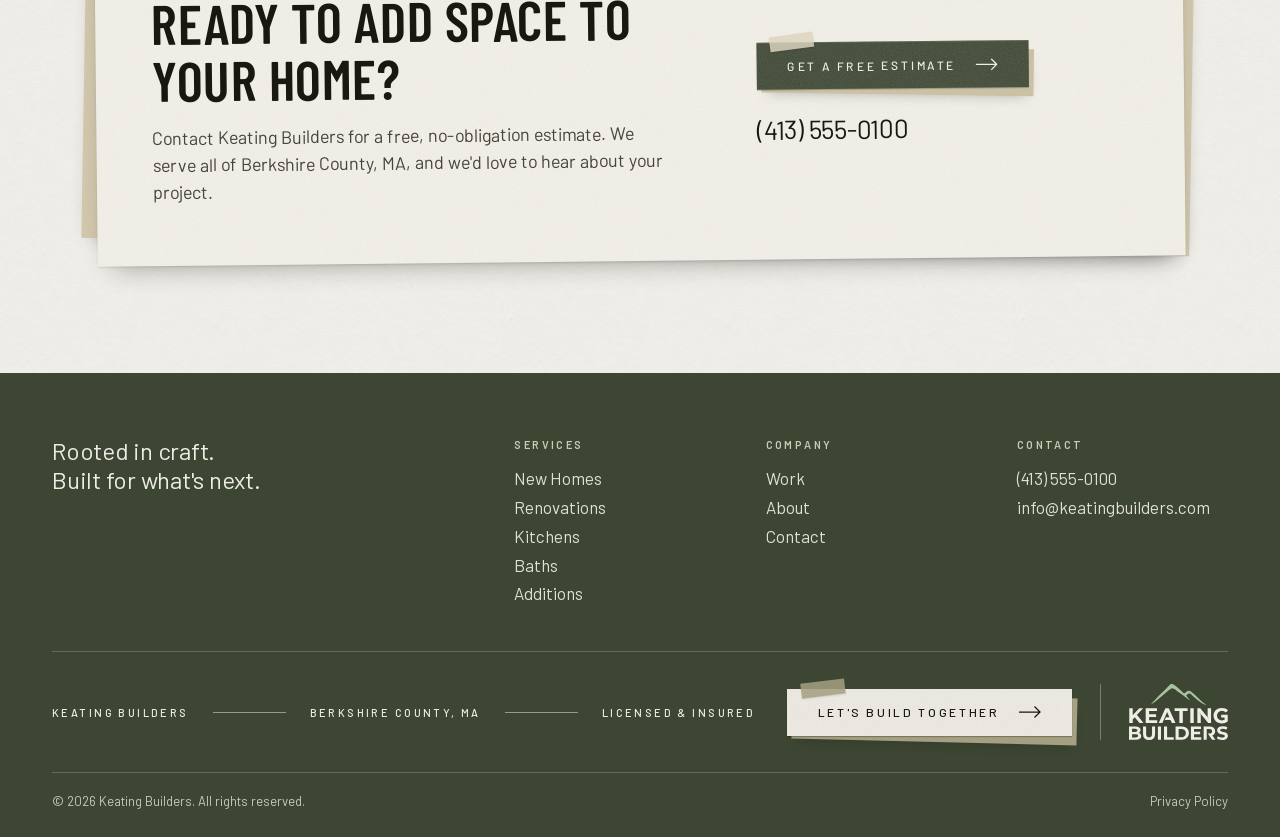
<file: services/additions.html>
<!DOCTYPE html>
<html lang="en">
<head>
  <meta charset="UTF-8">
  <meta name="viewport" content="width=device-width, initial-scale=1.0">
  <meta name="theme-color" content="#3c4632">

  <title>Home Additions in Berkshire County, MA | Keating Builders</title>
  <meta name="description" content="Home additions in Berkshire County, MA: bump-outs, two-story additions, garage apartments and sunrooms matched to your home. Permits handled.">
  <link rel="canonical" href="https://keatingbuilders.com/services/additions.html">

  <meta property="og:type" content="website">
  <meta property="og:site_name" content="Keating Builders">
  <meta property="og:url" content="https://keatingbuilders.com/services/additions.html">
  <meta property="og:title" content="Home Additions in Berkshire County, MA | Keating Builders">
  <meta property="og:description" content="More space. Seamlessly integrated. Home Additions in Berkshire County, MA.">
  <meta property="og:image" content="https://keatingbuilders.com/images/photos/project-addition.jpg">
  <meta name="twitter:card" content="summary_large_image">
  <meta name="twitter:title" content="Home Additions in Berkshire County, MA | Keating Builders">
  <meta name="twitter:description" content="More space. Seamlessly integrated. Home Additions in Berkshire County, MA.">

  <link rel="icon" type="image/x-icon" href="/favicon.ico">
  <link rel="icon" type="image/png" sizes="32x32" href="/images/logos/favicon-32.png">
  <link rel="icon" type="image/png" sizes="16x16" href="/images/logos/favicon-16.png">
  <link rel="apple-touch-icon" sizes="180x180" href="/images/logos/apple-touch-icon.png">

  <link rel="preload" href="/fonts/barlow-condensed-latin-600.woff2" as="font" type="font/woff2" crossorigin>
  <link rel="preload" href="/fonts/barlow-latin-400.woff2" as="font" type="font/woff2" crossorigin>
  <link rel="stylesheet" href="/css/site.css">

  <script type="application/ld+json">
  {
    "@context": "https://schema.org",
    "@type": "GeneralContractor",
    "@id": "https://keatingbuilders.com/#business",
    "name": "Keating Builders",
    "description": "Full-service construction company in Berkshire County, MA specializing in custom new homes, kitchen renovations, bathroom remodels, additions, and whole-home renovations.",
    "slogan": "Building the future, rebuilding the past.",
    "url": "https://keatingbuilders.com",
    "telephone": "+1-413-555-0100",
    "email": "info@keatingbuilders.com",
    "image": "https://keatingbuilders.com/images/photos/custom-stone-cedar-home-berkshire-county.jpg",
    "logo": "https://keatingbuilders.com/images/logos/keating-builders-logo.png",
    "priceRange": "$$",
    "areaServed": {
      "@type": "AdministrativeArea",
      "name": "Berkshire County, MA"
    },
    "hasMap": "https://maps.google.com/?q=Berkshire+County+MA",
    "openingHoursSpecification": [
      {
        "@type": "OpeningHoursSpecification",
        "dayOfWeek": [
          "Monday",
          "Tuesday",
          "Wednesday",
          "Thursday",
          "Friday"
        ],
        "opens": "07:00",
        "closes": "17:00"
      }
    ],
    "hasOfferCatalog": {
      "@type": "OfferCatalog",
      "name": "Construction Services",
      "itemListElement": [
        {
          "@type": "Offer",
          "itemOffered": {
            "@type": "Service",
            "name": "Custom New Home Construction",
            "url": "https://keatingbuilders.com/services/new-homes.html"
          }
        },
        {
          "@type": "Offer",
          "itemOffered": {
            "@type": "Service",
            "name": "Whole-Home Renovations",
            "url": "https://keatingbuilders.com/services/renovations.html"
          }
        },
        {
          "@type": "Offer",
          "itemOffered": {
            "@type": "Service",
            "name": "Kitchen Renovations",
            "url": "https://keatingbuilders.com/services/kitchens.html"
          }
        },
        {
          "@type": "Offer",
          "itemOffered": {
            "@type": "Service",
            "name": "Bathroom Remodels",
            "url": "https://keatingbuilders.com/services/baths.html"
          }
        },
        {
          "@type": "Offer",
          "itemOffered": {
            "@type": "Service",
            "name": "Home Additions",
            "url": "https://keatingbuilders.com/services/additions.html"
          }
        }
      ]
    }
  }
  </script>
  <script type="application/ld+json">
  {
    "@context": "https://schema.org",
    "@type": "Service",
    "name": "Home Additions",
    "serviceType": "Home Additions",
    "description": "Home additions in Berkshire County, MA, bump-outs, full additions, garage apartments, and sunrooms. Architectural design coordination, full permitting management, and seamless integration with your existing home.",
    "provider": {
      "@id": "https://keatingbuilders.com/#business"
    },
    "areaServed": {
      "@type": "AdministrativeArea",
      "name": "Berkshire County, MA"
    },
    "url": "https://keatingbuilders.com/services/additions.html"
  }
  </script>
  <script type="application/ld+json">
  {
    "@context": "https://schema.org",
    "@type": "BreadcrumbList",
    "itemListElement": [
      {
        "@type": "ListItem",
        "position": 1,
        "name": "Home",
        "item": "https://keatingbuilders.com/"
      },
      {
        "@type": "ListItem",
        "position": 2,
        "name": "Home Additions",
        "item": "https://keatingbuilders.com/services/additions.html"
      }
    ]
  }
  </script>
</head>

<body>
  <a class="skip-link" href="#main">Skip to main content</a>

  <header class="site-header">
    <a href="/" class="site-header__logo" aria-label="Keating Builders home">
      <img src="/images/logos/keating-builders-logo-compact-light-flat.svg" alt="Keating Builders" width="459" height="259">
    </a>

    <nav class="site-nav" aria-label="Primary">
      <ul role="list">
        <li><a class="label" href="/projects.html">Work</a></li>
        <li><a class="label" href="/#approach">Approach</a></li>
        <li><a class="label" href="/about.html">About</a></li>
        <li><a class="label" href="/contact.html">Contact</a></li>
      </ul>
    </nav>

    <a href="/contact.html" class="btn btn--light btn--seal site-header__cta">
      Inquire
      <svg viewBox="0 0 22 12" fill="none" stroke="currentColor" stroke-width="1.25" aria-hidden="true"><path d="M0 6h21M15.5 .5 21 6l-5.5 5.5"/></svg>
    </a>

    <button class="site-header__toggle" type="button" aria-expanded="false" aria-controls="mobile-nav" aria-label="Open menu">
      <span class="site-header__toggle-bars" aria-hidden="true"><span></span><span></span><span></span></span>
    </button>
  </header>

  <svg class="ink-defs" aria-hidden="true" focusable="false">
    <filter id="ink" x="-10%" y="-10%" width="120%" height="120%">
      <feTurbulence type="fractalNoise" baseFrequency=".9" numOctaves="2" seed="3" result="wobble"/>
      <feDisplacementMap in="SourceGraphic" in2="wobble" scale="1" xChannelSelector="R" yChannelSelector="G" result="rough"/>
      <feTurbulence type="fractalNoise" baseFrequency="1.4" numOctaves="1" seed="11" result="grain"/>
      <feColorMatrix in="grain" type="matrix" values="0 0 0 0 0  0 0 0 0 0  0 0 0 0 0  0 0 0 -3.2 2.65" result="voids"/>
      <feComposite in="rough" in2="voids" operator="in"/>
    </filter>
    <filter id="ink-fine" x="-5%" y="-10%" width="110%" height="120%">
      <feTurbulence type="fractalNoise" baseFrequency="1.1" numOctaves="1" seed="5" result="wobble"/>
      <feDisplacementMap in="SourceGraphic" in2="wobble" scale=".45" xChannelSelector="R" yChannelSelector="G" result="rough"/>
      <feTurbulence type="fractalNoise" baseFrequency="1.6" numOctaves="1" seed="17" result="grain"/>
      <feColorMatrix in="grain" type="matrix" values="0 0 0 0 0  0 0 0 0 0  0 0 0 0 0  0 0 0 -2.6 2.45" result="voids"/>
      <feComposite in="rough" in2="voids" operator="in"/>
    </filter>
  </svg>

  <nav class="mobile-nav" id="mobile-nav" aria-label="Mobile">
    <div class="mobile-nav__inner">
      <ul class="mobile-nav__primary" role="list">
        <li><a href="/projects.html"><span class="mobile-nav__text">Work</span><svg viewBox="0 0 22 12" fill="none" stroke="currentColor" stroke-width="1.25" aria-hidden="true"><path d="M0 6h21M15.5 .5 21 6l-5.5 5.5"/></svg></a></li>
        <li><a href="/#approach"><span class="mobile-nav__text">Approach</span><svg viewBox="0 0 22 12" fill="none" stroke="currentColor" stroke-width="1.25" aria-hidden="true"><path d="M0 6h21M15.5 .5 21 6l-5.5 5.5"/></svg></a></li>
        <li><a href="/about.html"><span class="mobile-nav__text">About</span><svg viewBox="0 0 22 12" fill="none" stroke="currentColor" stroke-width="1.25" aria-hidden="true"><path d="M0 6h21M15.5 .5 21 6l-5.5 5.5"/></svg></a></li>
        <li><a href="/contact.html"><span class="mobile-nav__text">Contact</span><svg viewBox="0 0 22 12" fill="none" stroke="currentColor" stroke-width="1.25" aria-hidden="true"><path d="M0 6h21M15.5 .5 21 6l-5.5 5.5"/></svg></a></li>
      </ul>

      <div class="mobile-nav__slip">
        <p class="label mobile-nav__svc-label">Services</p>
        <ul class="mobile-nav__svc" role="list">
          <li><a href="/services/new-homes.html"><span class="mobile-nav__ink"><svg viewBox="0 0 24 24" fill="none" stroke="currentColor" stroke-width="1.7" stroke-linecap="round" stroke-linejoin="round" aria-hidden="true"><path d="M3.5 11 12 4l8.5 7"/><path d="M6 9.5V20h12V9.5"/><path d="M10 20v-5h4v5"/></svg><span>New Homes</span></span></a></li>
          <li><a href="/services/renovations.html"><span class="mobile-nav__ink"><svg viewBox="0 0 24 24" fill="none" stroke="currentColor" stroke-width="1.7" stroke-linecap="round" stroke-linejoin="round" aria-hidden="true"><path d="m5 19.5 8.2-8.2"/><path d="m10.6 8.6 4.3-4.3 5 5-2 2-2.6-2.6-2.4 2.4z"/></svg><span>Renovations</span></span></a></li>
          <li><a href="/services/kitchens.html"><span class="mobile-nav__ink"><svg viewBox="0 0 24 24" fill="none" stroke="currentColor" stroke-width="1.7" stroke-linecap="round" stroke-linejoin="round" aria-hidden="true"><path d="M3.5 13h17"/><path d="M5 13v1.2a4.8 4.8 0 0 0 4.8 4.8h4.4a4.8 4.8 0 0 0 4.8-4.8V13"/><path d="M12 13V7.5a2.5 2.5 0 0 1 5 0v.8"/></svg><span>Kitchens</span></span></a></li>
          <li><a href="/services/baths.html"><span class="mobile-nav__ink"><svg viewBox="0 1 24 24" fill="none" stroke="currentColor" stroke-width="1.7" stroke-linecap="round" stroke-linejoin="round" aria-hidden="true"><path d="M3 12h18"/><path d="M4.5 12v1.8A5.2 5.2 0 0 0 9.7 19h4.6a5.2 5.2 0 0 0 5.2-5.2V12"/><path d="m8 19-1 2m10-2 1 2"/><path d="M6.5 12V7a2 2 0 0 1 4 0"/></svg><span>Baths</span></span></a></li>
          <li><a href="/services/additions.html"><span class="mobile-nav__ink"><svg viewBox="0 1.5 24 24" fill="none" stroke="currentColor" stroke-width="1.7" stroke-linecap="round" stroke-linejoin="round" aria-hidden="true"><path d="M2.5 20h19"/><path d="M4 20v-8.5l5.5-4.5 5.5 4.5V20"/><path d="M15 20h5.5v-6H15"/><path d="M17.75 15.5v3M16.25 17h3"/></svg><span>Additions</span></span></a></li>
        </ul>
      </div>

      <div class="mobile-nav__foot">
        <a href="/contact.html" class="btn btn--light btn--seal">
          Inquire
          <svg viewBox="0 0 22 12" fill="none" stroke="currentColor" stroke-width="1.25" aria-hidden="true"><path d="M0 6h21M15.5 .5 21 6l-5.5 5.5"/></svg>
        </a>
        <a class="mobile-nav__phone" href="tel:+14135550100">(413) 555-0100</a>
      </div>
    </div>
  </nav>

  <main id="main">
    <section class="page-hero" aria-labelledby="hero-heading">
      <div class="page-hero__copy rise">
        <nav class="crumbs" aria-label="Breadcrumb">
          <ol>
            <li><a href="/">Home</a></li>
            <li aria-current="page">Home Additions</li>
          </ol>
        </nav>
        <h1 id="hero-heading">
          <span class="label eyebrow">Home Additions <span class="eyebrow__place">in Berkshire County, MA</span><span class="sr-only">:</span></span>
          <span class="display">More space. <em>Seamlessly integrated.</em></span>
        </h1>
        <p class="lede">Home additions in Berkshire County, MA: bump-outs, full additions, garage apartments, and sunrooms. Architectural design coordination, full permitting management, and seamless integration with your existing home.</p>
        <div class="page-hero__actions">
          <a href="/contact.html" class="btn">
            Get a free estimate
            <svg viewBox="0 0 22 12" fill="none" stroke="currentColor" stroke-width="1.25" aria-hidden="true"><path d="M0 6h21M15.5 .5 21 6l-5.5 5.5"/></svg>
          </a>
          <a href="/projects.html" class="link-arrow">View our work <svg viewBox="0 0 22 12" fill="none" stroke="currentColor" stroke-width="1.25" aria-hidden="true"><path d="M0 6h21M15.5 .5 21 6l-5.5 5.5"/></svg></a>
        </div>
      </div>
      <div class="page-hero__media fade">
        <figure class="print paper">
          <div class="paper__sheet">
            <picture>
              <source type="image/avif" srcset="/images/photos/project-addition-480w.avif 480w, /images/photos/project-addition-800w.avif 800w, /images/photos/project-addition-1200w.avif 1200w" sizes="(min-width: 900px) 40vw, 92vw">
              <img src="/images/photos/project-addition.jpg" alt="Three-season sunroom addition in Stockbridge, MA" width="1400" height="933" loading="eager" fetchpriority="high">
            </picture>
          </div>
        </figure>
      </div>
    </section>

    <section class="section section--rule" aria-labelledby="intro-heading">
      <div class="split">
        <div>
          <p class="label eyebrow">Our Approach</p>
          <h2 id="intro-heading" class="h2">Expand Your Home. <em>Not Your Stress.</em></h2>
          <div class="body">
          <p>A home addition is one of the most technically demanding projects in residential construction. Done well, new square footage looks and feels like it was always part of the original home. Done poorly, it looks exactly like what it is: a box tacked onto the side of a house.</p>
          <p>Keating Builders builds additions that integrate fully: matching the roofline, siding, trim profiles, flooring, and interior character of your existing home. We coordinate with architects when needed, handle all permit applications with local municipalities, and manage the full build from foundation to final trim.</p>
          <p>We build bump-outs, full two-story additions, garage apartments, sunrooms, and everything in between. If you&#x27;ve outgrown your home but love where you live, an addition is often the best investment you can make, and we know how to make it count.</p>
          </div>
        </div>
        <aside class="note paper paper--left" aria-label="Home Additions at a glance">
          <div class="paper__sheet">
            <span class="note__stat">100%</span>
            <span class="label note__label">Permit Management Included</span>
            <blockquote class="note__quote">You can&#x27;t tell where the old house ends and the addition begins. That&#x27;s exactly what we wanted, it looks like it was always there.</blockquote>
            <a href="/contact.html" class="link-arrow">Plan Your Addition <svg viewBox="0 0 22 12" fill="none" stroke="currentColor" stroke-width="1.25" aria-hidden="true"><path d="M0 6h21M15.5 .5 21 6l-5.5 5.5"/></svg></a>
          </div>
        </aside>
      </div>
    </section>

    <section class="section section--rule" aria-labelledby="includes-heading">
      <div class="section__head">
        <h2 id="includes-heading">What's <em>included</em></h2>
        <p class="section__intro">From the feasibility study to the final integration. Every phase managed under one roof.</p>
      </div>
      <ul class="checklist" role="list">
          <li>Architectural design coordination</li>
          <li>Foundation &amp; structural work</li>
          <li>Framing &amp; exterior matching</li>
          <li>Roofline integration</li>
          <li>Interior finishing to match existing home</li>
          <li>Electrical &amp; HVAC extension</li>
          <li>Permit management</li>
          <li>Insulation &amp; windows</li>
          <li>Flooring matched to existing</li>
          <li>Final integration &amp; punch list</li>
      </ul>
    </section>

    <section class="section section--rule" aria-labelledby="process-heading">
      <div class="section__head">
        <h2 id="process-heading">Our Addition Process</h2>
        <p class="section__intro">Six phases from initial feasibility through seamless final integration with your existing home.</p>
      </div>
      <ol class="steps" role="list">
          <li>
            <span class="label steps__num">01</span>
            <h3>Feasibility Study</h3>
            <p>We evaluate your lot, setbacks, zoning, and structural connection points before any design work begins.</p>
          </li>
          <li>
            <span class="label steps__num">02</span>
            <h3>Design</h3>
            <p>Working with your architect or ours, we develop plans that integrate naturally with your existing home&#x27;s style and structure.</p>
          </li>
          <li>
            <span class="label steps__num">03</span>
            <h3>Permitting</h3>
            <p>We file and manage all permit applications with Berkshire County municipalities, start to approval.</p>
          </li>
          <li>
            <span class="label steps__num">04</span>
            <h3>Foundation</h3>
            <p>Excavation, foundation, and structural framing set the stage for everything that follows, done right the first time.</p>
          </li>
          <li>
            <span class="label steps__num">05</span>
            <h3>Build</h3>
            <p>Framing, roofline, exterior, systems, and all interior finishes, matched precisely to your existing home.</p>
          </li>
          <li>
            <span class="label steps__num">06</span>
            <h3>Integration</h3>
            <p>We connect the addition to the rest of your home, flooring, trim, paint and systems, so the seam disappears.</p>
          </li>
      </ol>
    </section>

    <section class="section section--rule" aria-labelledby="gallery-heading">
      <div class="section__head">
        <h2 id="gallery-heading">Addition Projects</h2>
        <p class="section__intro"><a class="link-arrow" href="/projects.html">See all projects <svg viewBox="0 0 22 12" fill="none" stroke="currentColor" stroke-width="1.25" aria-hidden="true"><path d="M0 6h21M15.5 .5 21 6l-5.5 5.5"/></svg></a></p>
      </div>
      <ul class="gallery" role="list">
        <li>
          <figure class="print paper">
            <div class="paper__sheet">
              <picture>
              <source type="image/avif" srcset="/images/photos/project-addition-480w.avif 480w, /images/photos/project-addition-800w.avif 800w, /images/photos/project-addition-1200w.avif 1200w" sizes="(min-width: 1024px) 30vw, (min-width: 700px) 46vw, 92vw">
              <img src="/images/photos/project-addition.jpg" alt="Three-season sunroom addition in Stockbridge, MA" width="1400" height="933" loading="lazy">
            </picture>
            </div>
          </figure>
        </li>
        <li>
          <figure class="print paper">
            <div class="paper__sheet">
              <picture>
              <source type="image/avif" srcset="/images/photos/project-new-home-480w.avif 480w, /images/photos/project-new-home-800w.avif 800w, /images/photos/project-new-home-1200w.avif 1200w" sizes="(min-width: 1024px) 30vw, (min-width: 700px) 46vw, 92vw">
              <img src="/images/photos/project-new-home.jpg" alt="Custom home construction in Lenox, MA" width="1400" height="933" loading="lazy">
            </picture>
            </div>
          </figure>
        </li>
        <li>
          <figure class="print paper">
            <div class="paper__sheet">
              <picture>
              <source type="image/avif" srcset="/images/photos/project-home-2-480w.avif 480w, /images/photos/project-home-2-800w.avif 800w, /images/photos/project-home-2-1200w.avif 1200w" sizes="(min-width: 1024px) 30vw, (min-width: 700px) 46vw, 92vw">
              <img src="/images/photos/project-home-2.jpg" alt="Hillside craftsman expansion in Lee, MA" width="1600" height="1067" loading="lazy">
            </picture>
            </div>
          </figure>
        </li>
      </ul>
    </section>

    <section class="section section--rule" aria-labelledby="why-heading">
      <div class="section__head">
        <h2 id="why-heading">Why choose <em>Keating Builders?</em></h2>
        <p class="section__intro">We&#x27;ve been adding space to Berkshire County homes for over 30 years. No one knows local zoning, setbacks, or style matching better.</p>
      </div>
      <ul class="principles principles--3" role="list">
        <li>
          <h3 class="label">Seamless Style Matching</h3>
          <p>We match siding profiles, trim details, rooflines, and interior finishes so the addition looks original, not like an afterthought bolted on later.</p>
        </li>
        <li>
          <h3 class="label">Full Permitting Handled</h3>
          <p>We file, track, and manage every permit required. You don&#x27;t have to navigate town hall or chase down approvals. That&#x27;s our job.</p>
        </li>
        <li>
          <h3 class="label">Zoning &amp; Setback Expertise</h3>
          <p>Every Berkshire County municipality has different rules. We know them, and we know how to maximize what&#x27;s buildable on your specific lot.</p>
        </li>
      </ul>
    </section>

    <section class="cta" aria-labelledby="cta-heading">
      <div class="paper">
        <div class="paper__sheet">
          <div>
            <h2 id="cta-heading" class="h2">Ready to Add Space to Your Home?</h2>
            <p class="cta__sub">Contact Keating Builders for a free, no-obligation estimate. We serve all of Berkshire County, MA, and we&#x27;d love to hear about your project.</p>
          </div>
          <div class="cta__actions">
            <a href="/contact.html" class="btn">
              Get a free estimate
              <svg viewBox="0 0 22 12" fill="none" stroke="currentColor" stroke-width="1.25" aria-hidden="true"><path d="M0 6h21M15.5 .5 21 6l-5.5 5.5"/></svg>
            </a>
            <a class="cta__phone" href="tel:+14135550100">(413) 555-0100</a>
          </div>
        </div>
      </div>
    </section>
  </main>

  <footer class="site-footer">
    <div class="site-footer__inner">
      <div class="site-footer__cols">
        <p class="site-footer__tag">Rooted in craft.<br>Built for what's next.</p>
        <nav aria-label="Services">
          <h2 class="label">Services</h2>
          <ul role="list">
            <li><a href="/services/new-homes.html">New Homes</a></li>
            <li><a href="/services/renovations.html">Renovations</a></li>
            <li><a href="/services/kitchens.html">Kitchens</a></li>
            <li><a href="/services/baths.html">Baths</a></li>
            <li><a href="/services/additions.html">Additions</a></li>
          </ul>
        </nav>
        <nav aria-label="Company">
          <h2 class="label">Company</h2>
          <ul role="list">
            <li><a href="/projects.html">Work</a></li>
            <li><a href="/about.html">About</a></li>
            <li><a href="/contact.html">Contact</a></li>
          </ul>
        </nav>
        <div>
          <h2 class="label">Contact</h2>
          <address>
            <a href="tel:+14135550100">(413) 555-0100</a>
            <a href="mailto:info@keatingbuilders.com">info@keatingbuilders.com</a>
          </address>
        </div>
      </div>

      <div class="band">
        <p class="label band__meta">
          <span>Keating Builders</span>
          <span class="band__rule" aria-hidden="true"></span>
          <span>Berkshire County, MA</span>
          <span class="band__rule" aria-hidden="true"></span>
          <span>Licensed &amp; Insured</span>
        </p>
        <div class="band__end">
          <a href="/contact.html" class="btn btn--light">
            Let's build together
            <svg viewBox="0 0 22 12" fill="none" stroke="currentColor" stroke-width="1.25" aria-hidden="true"><path d="M0 6h21M15.5 .5 21 6l-5.5 5.5"/></svg>
          </a>
          <a href="/" class="band__logo" aria-label="Keating Builders home">
            <img src="/images/logos/keating-builders-logo-compact-light-flat.svg" alt="Keating Builders" width="459" height="259" loading="lazy">
          </a>
        </div>
      </div>

      <div class="band__legal">
        <p>&copy; <span id="year">2026</span> Keating Builders. All rights reserved.</p>
        <a href="/privacy.html">Privacy Policy</a>
      </div>
    </div>
  </footer>

  <script src="/js/site.js" defer></script>
</body>
</html>
</file>
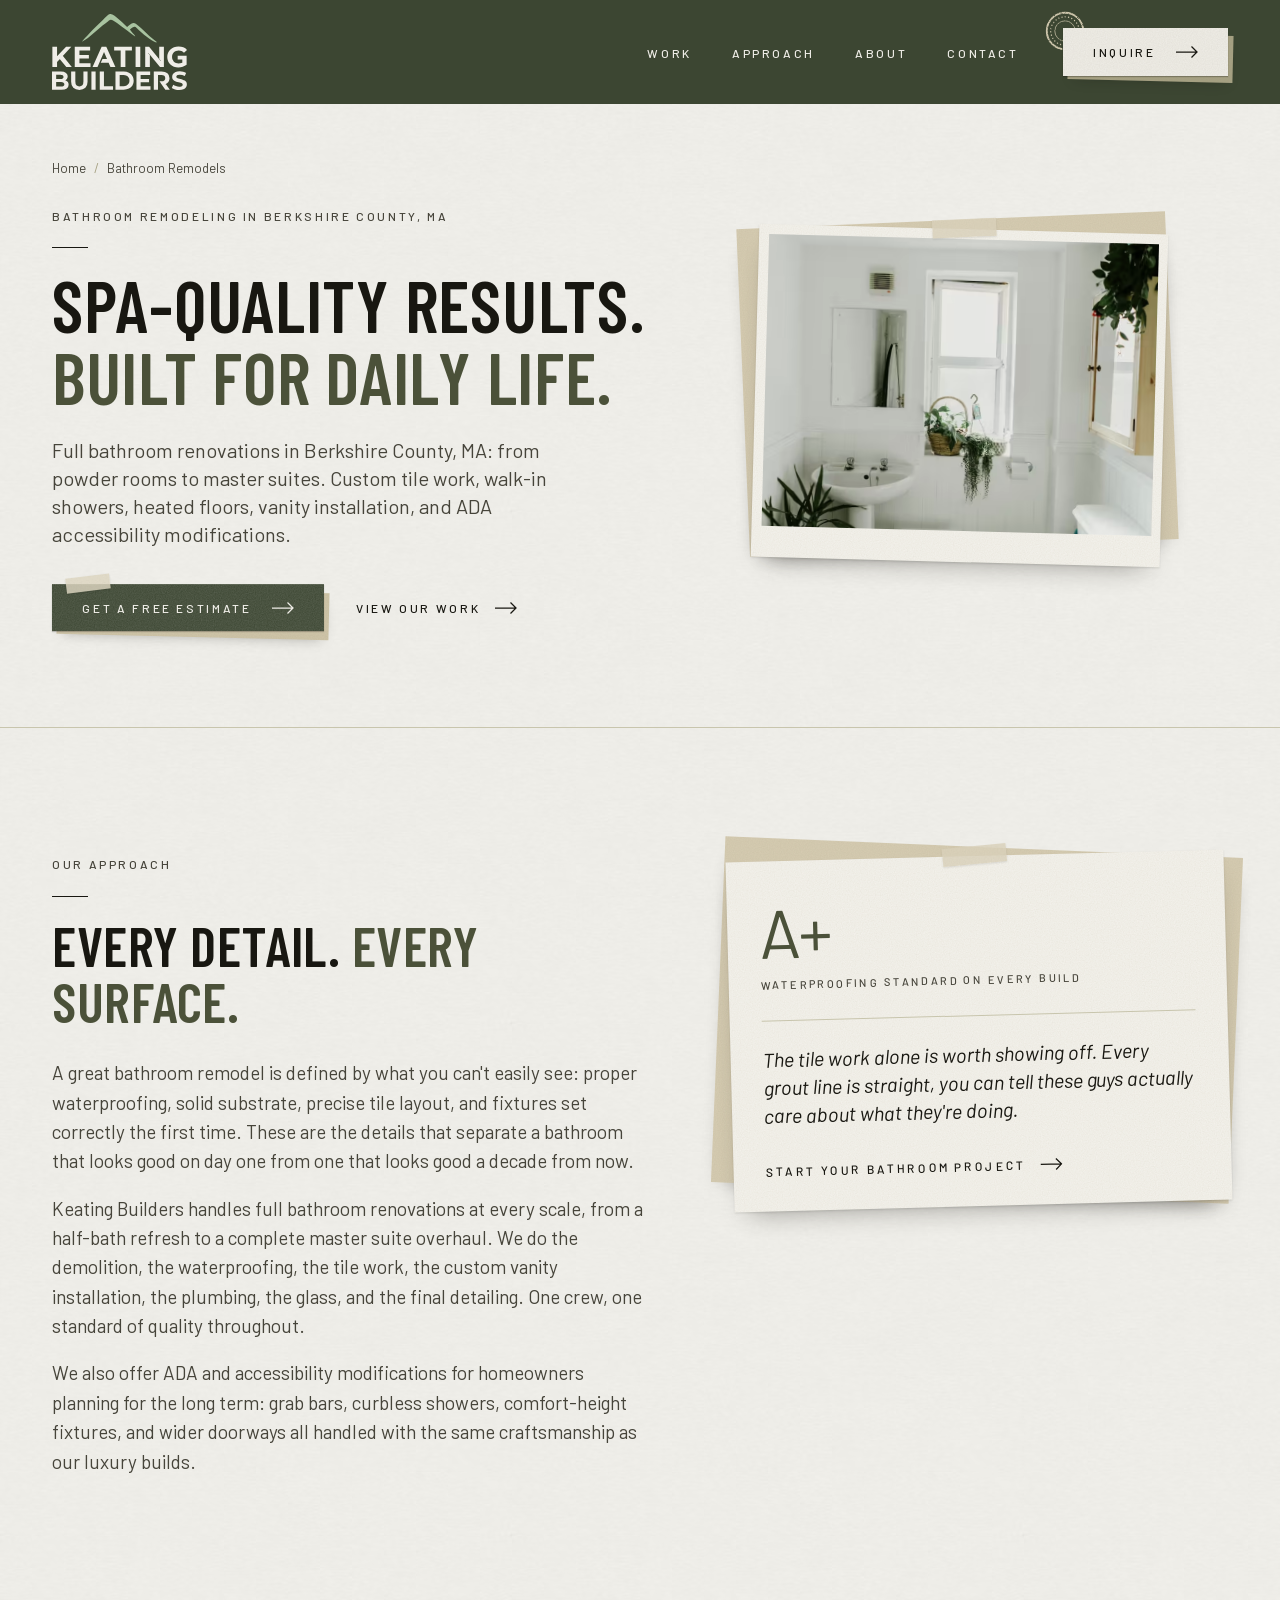
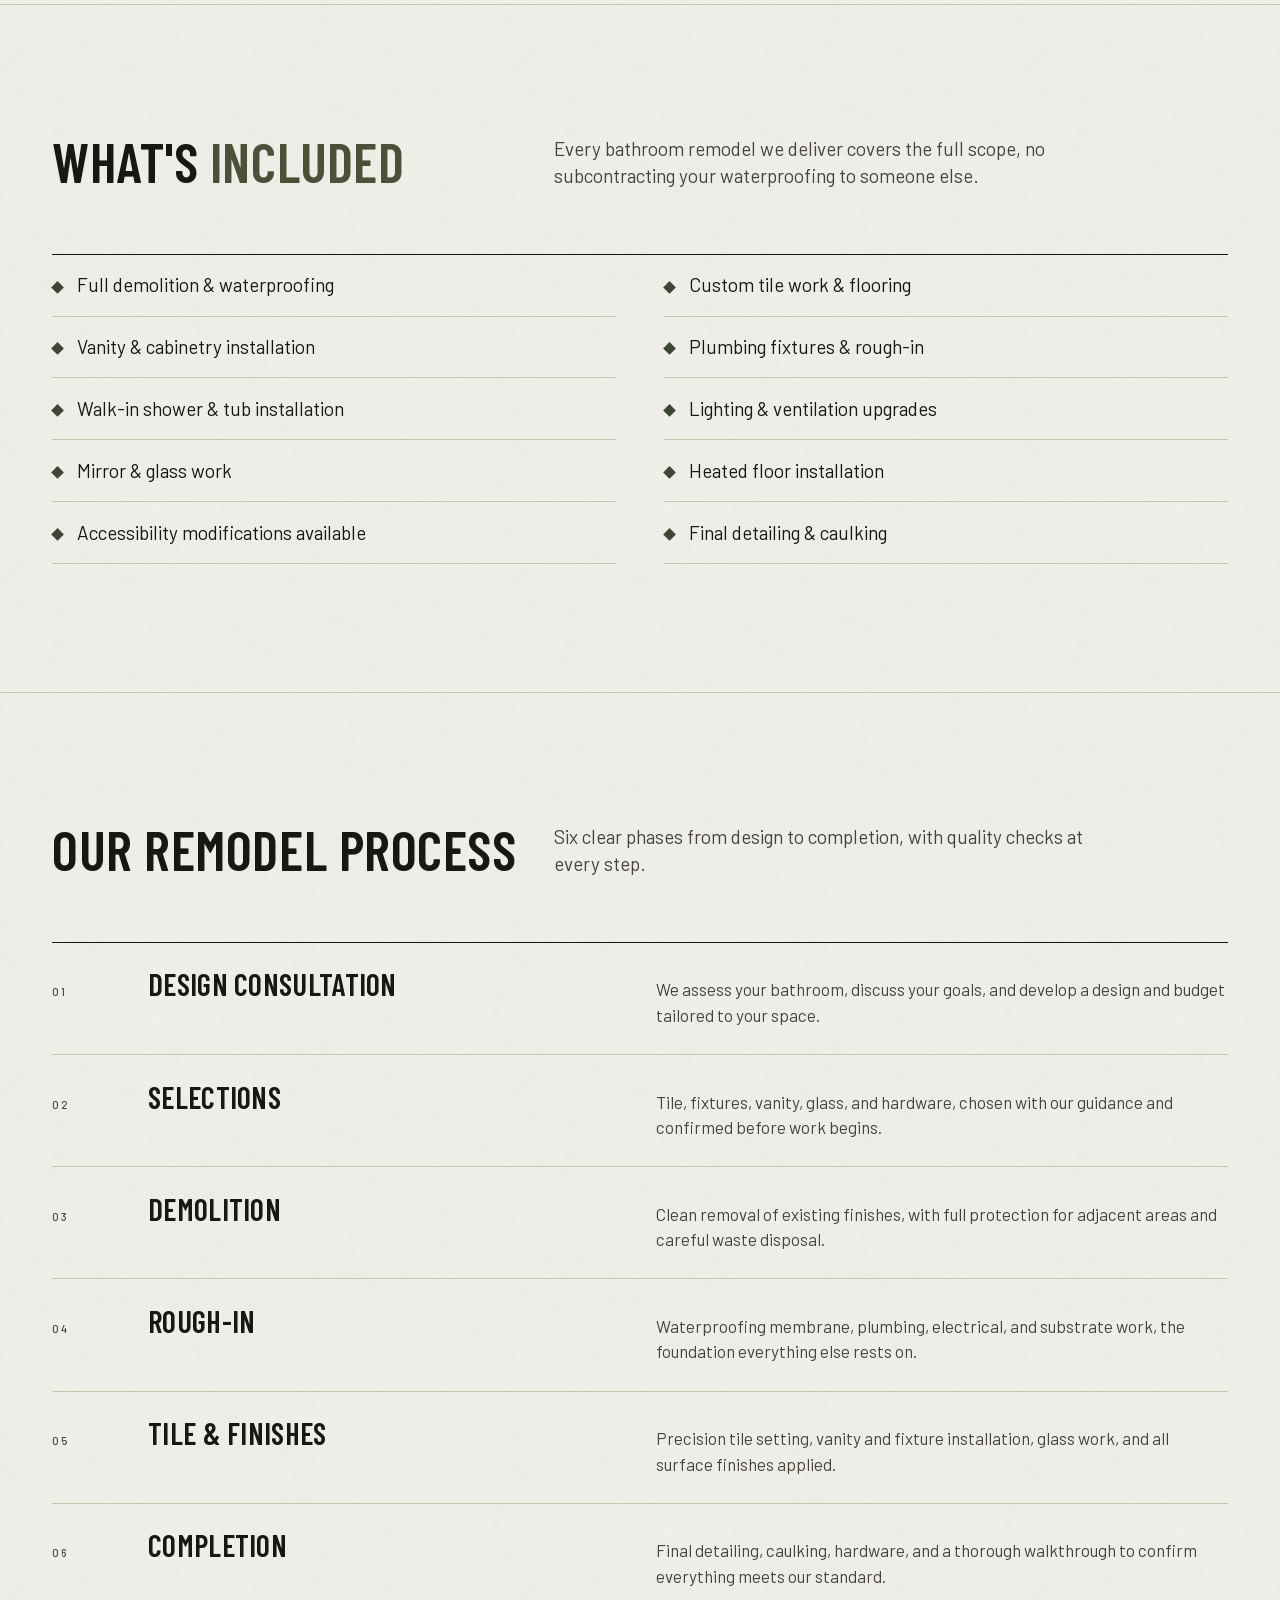
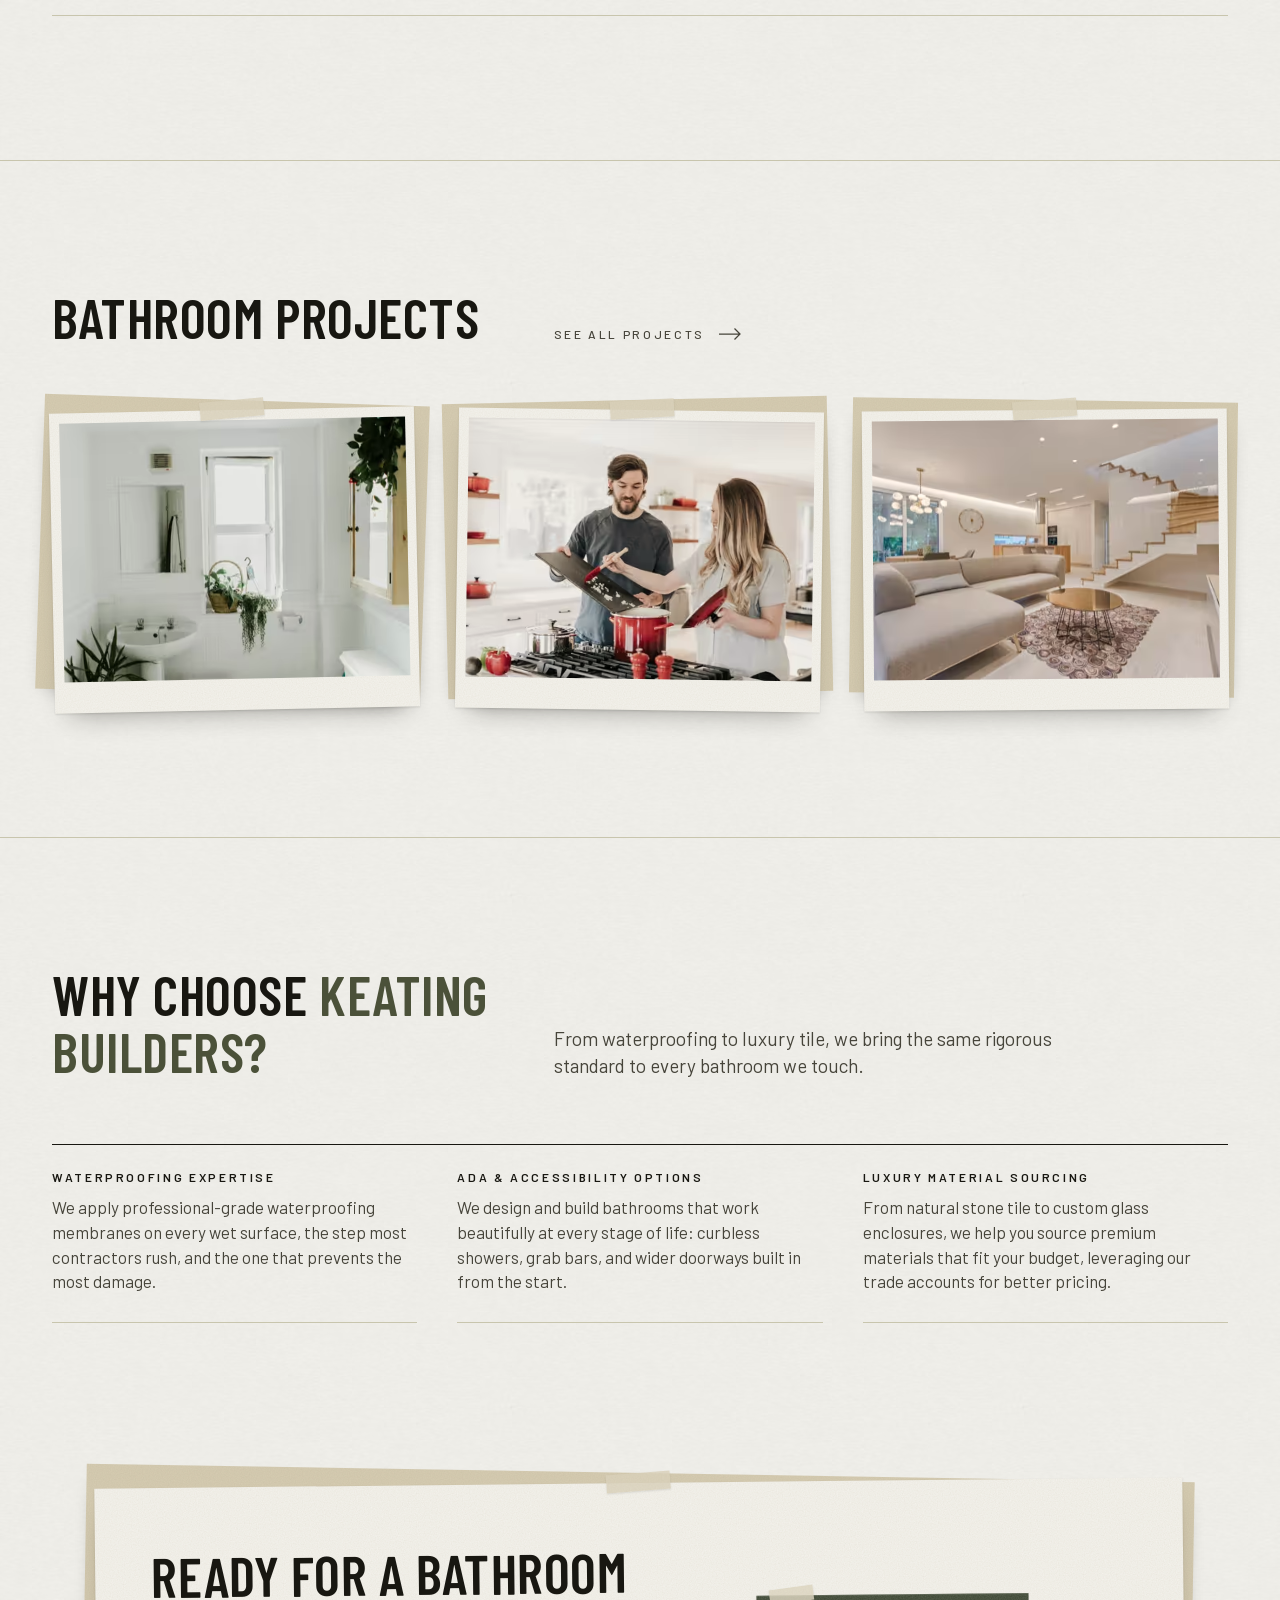
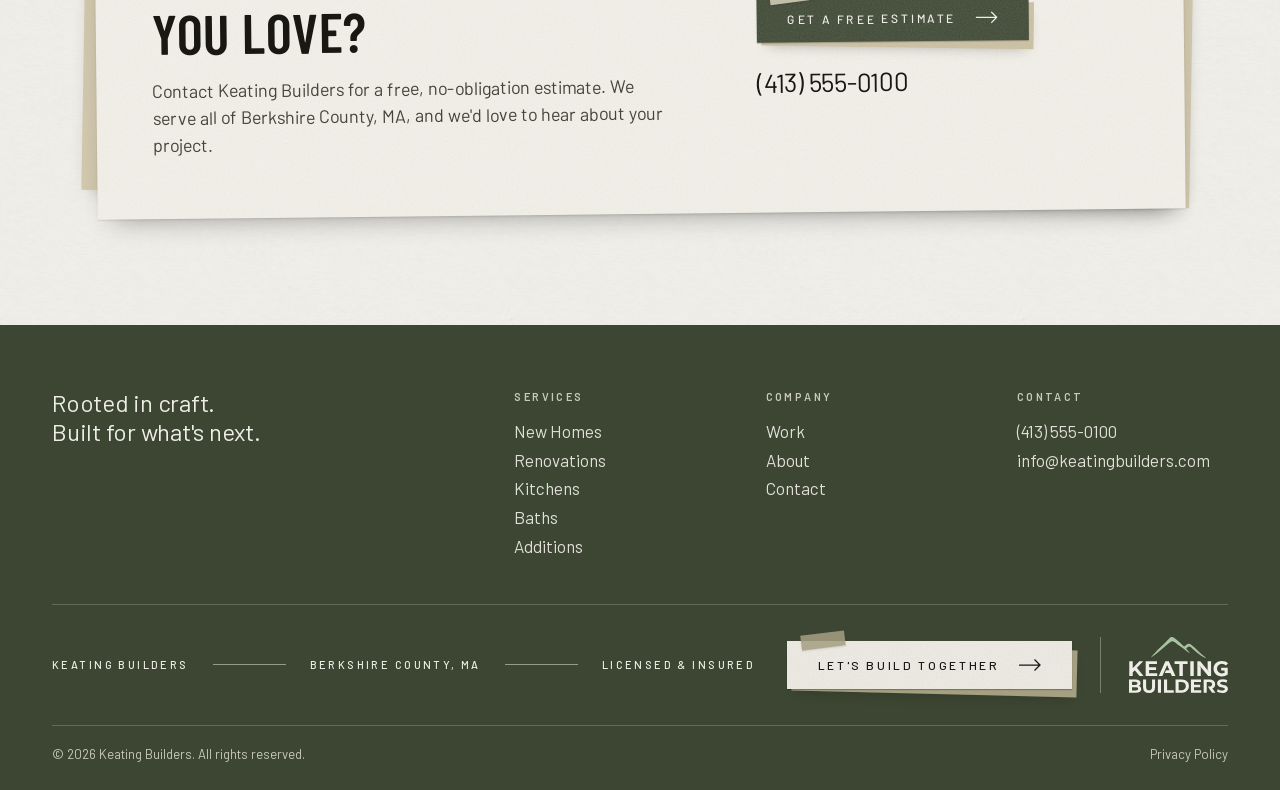
<file: services/baths.html>
<!DOCTYPE html>
<html lang="en">
<head>
  <meta charset="UTF-8">
  <meta name="viewport" content="width=device-width, initial-scale=1.0">
  <meta name="theme-color" content="#3c4632">

  <title>Bathroom Remodeling, Berkshire County MA | Keating Builders</title>
  <meta name="description" content="Bathroom remodeling in Berkshire County, MA, from powder rooms to primary suites. Custom tile, walk-in showers and accessible design. Free estimate.">
  <link rel="canonical" href="https://keatingbuilders.com/services/baths.html">

  <meta property="og:type" content="website">
  <meta property="og:site_name" content="Keating Builders">
  <meta property="og:url" content="https://keatingbuilders.com/services/baths.html">
  <meta property="og:title" content="Bathroom Remodeling, Berkshire County MA | Keating Builders">
  <meta property="og:description" content="Spa-quality results. Built for daily life. Bathroom Remodeling in Berkshire County, MA.">
  <meta property="og:image" content="https://keatingbuilders.com/images/photos/project-bathroom.jpg">
  <meta name="twitter:card" content="summary_large_image">
  <meta name="twitter:title" content="Bathroom Remodeling, Berkshire County MA | Keating Builders">
  <meta name="twitter:description" content="Spa-quality results. Built for daily life. Bathroom Remodeling in Berkshire County, MA.">

  <link rel="icon" type="image/x-icon" href="/favicon.ico">
  <link rel="icon" type="image/png" sizes="32x32" href="/images/logos/favicon-32.png">
  <link rel="icon" type="image/png" sizes="16x16" href="/images/logos/favicon-16.png">
  <link rel="apple-touch-icon" sizes="180x180" href="/images/logos/apple-touch-icon.png">

  <link rel="preload" href="/fonts/barlow-condensed-latin-600.woff2" as="font" type="font/woff2" crossorigin>
  <link rel="preload" href="/fonts/barlow-latin-400.woff2" as="font" type="font/woff2" crossorigin>
  <link rel="stylesheet" href="/css/site.css">

  <script type="application/ld+json">
  {
    "@context": "https://schema.org",
    "@type": "GeneralContractor",
    "@id": "https://keatingbuilders.com/#business",
    "name": "Keating Builders",
    "description": "Full-service construction company in Berkshire County, MA specializing in custom new homes, kitchen renovations, bathroom remodels, additions, and whole-home renovations.",
    "slogan": "Building the future, rebuilding the past.",
    "url": "https://keatingbuilders.com",
    "telephone": "+1-413-555-0100",
    "email": "info@keatingbuilders.com",
    "image": "https://keatingbuilders.com/images/photos/custom-stone-cedar-home-berkshire-county.jpg",
    "logo": "https://keatingbuilders.com/images/logos/keating-builders-logo.png",
    "priceRange": "$$",
    "areaServed": {
      "@type": "AdministrativeArea",
      "name": "Berkshire County, MA"
    },
    "hasMap": "https://maps.google.com/?q=Berkshire+County+MA",
    "openingHoursSpecification": [
      {
        "@type": "OpeningHoursSpecification",
        "dayOfWeek": [
          "Monday",
          "Tuesday",
          "Wednesday",
          "Thursday",
          "Friday"
        ],
        "opens": "07:00",
        "closes": "17:00"
      }
    ],
    "hasOfferCatalog": {
      "@type": "OfferCatalog",
      "name": "Construction Services",
      "itemListElement": [
        {
          "@type": "Offer",
          "itemOffered": {
            "@type": "Service",
            "name": "Custom New Home Construction",
            "url": "https://keatingbuilders.com/services/new-homes.html"
          }
        },
        {
          "@type": "Offer",
          "itemOffered": {
            "@type": "Service",
            "name": "Whole-Home Renovations",
            "url": "https://keatingbuilders.com/services/renovations.html"
          }
        },
        {
          "@type": "Offer",
          "itemOffered": {
            "@type": "Service",
            "name": "Kitchen Renovations",
            "url": "https://keatingbuilders.com/services/kitchens.html"
          }
        },
        {
          "@type": "Offer",
          "itemOffered": {
            "@type": "Service",
            "name": "Bathroom Remodels",
            "url": "https://keatingbuilders.com/services/baths.html"
          }
        },
        {
          "@type": "Offer",
          "itemOffered": {
            "@type": "Service",
            "name": "Home Additions",
            "url": "https://keatingbuilders.com/services/additions.html"
          }
        }
      ]
    }
  }
  </script>
  <script type="application/ld+json">
  {
    "@context": "https://schema.org",
    "@type": "Service",
    "name": "Bathroom Remodels",
    "serviceType": "Bathroom Remodels",
    "description": "Full bathroom renovations in Berkshire County, MA, from powder rooms to master suites. Custom tile work, walk-in showers, heated floors, vanity installation, and ADA accessibility modifications.",
    "provider": {
      "@id": "https://keatingbuilders.com/#business"
    },
    "areaServed": {
      "@type": "AdministrativeArea",
      "name": "Berkshire County, MA"
    },
    "url": "https://keatingbuilders.com/services/baths.html"
  }
  </script>
  <script type="application/ld+json">
  {
    "@context": "https://schema.org",
    "@type": "BreadcrumbList",
    "itemListElement": [
      {
        "@type": "ListItem",
        "position": 1,
        "name": "Home",
        "item": "https://keatingbuilders.com/"
      },
      {
        "@type": "ListItem",
        "position": 2,
        "name": "Bathroom Remodels",
        "item": "https://keatingbuilders.com/services/baths.html"
      }
    ]
  }
  </script>
</head>

<body>
  <a class="skip-link" href="#main">Skip to main content</a>

  <header class="site-header">
    <a href="/" class="site-header__logo" aria-label="Keating Builders home">
      <img src="/images/logos/keating-builders-logo-compact-light-flat.svg" alt="Keating Builders" width="459" height="259">
    </a>

    <nav class="site-nav" aria-label="Primary">
      <ul role="list">
        <li><a class="label" href="/projects.html">Work</a></li>
        <li><a class="label" href="/#approach">Approach</a></li>
        <li><a class="label" href="/about.html">About</a></li>
        <li><a class="label" href="/contact.html">Contact</a></li>
      </ul>
    </nav>

    <a href="/contact.html" class="btn btn--light btn--seal site-header__cta">
      Inquire
      <svg viewBox="0 0 22 12" fill="none" stroke="currentColor" stroke-width="1.25" aria-hidden="true"><path d="M0 6h21M15.5 .5 21 6l-5.5 5.5"/></svg>
    </a>

    <button class="site-header__toggle" type="button" aria-expanded="false" aria-controls="mobile-nav" aria-label="Open menu">
      <span class="site-header__toggle-bars" aria-hidden="true"><span></span><span></span><span></span></span>
    </button>
  </header>

  <svg class="ink-defs" aria-hidden="true" focusable="false">
    <filter id="ink" x="-10%" y="-10%" width="120%" height="120%">
      <feTurbulence type="fractalNoise" baseFrequency=".9" numOctaves="2" seed="3" result="wobble"/>
      <feDisplacementMap in="SourceGraphic" in2="wobble" scale="1" xChannelSelector="R" yChannelSelector="G" result="rough"/>
      <feTurbulence type="fractalNoise" baseFrequency="1.4" numOctaves="1" seed="11" result="grain"/>
      <feColorMatrix in="grain" type="matrix" values="0 0 0 0 0  0 0 0 0 0  0 0 0 0 0  0 0 0 -3.2 2.65" result="voids"/>
      <feComposite in="rough" in2="voids" operator="in"/>
    </filter>
    <filter id="ink-fine" x="-5%" y="-10%" width="110%" height="120%">
      <feTurbulence type="fractalNoise" baseFrequency="1.1" numOctaves="1" seed="5" result="wobble"/>
      <feDisplacementMap in="SourceGraphic" in2="wobble" scale=".45" xChannelSelector="R" yChannelSelector="G" result="rough"/>
      <feTurbulence type="fractalNoise" baseFrequency="1.6" numOctaves="1" seed="17" result="grain"/>
      <feColorMatrix in="grain" type="matrix" values="0 0 0 0 0  0 0 0 0 0  0 0 0 0 0  0 0 0 -2.6 2.45" result="voids"/>
      <feComposite in="rough" in2="voids" operator="in"/>
    </filter>
  </svg>

  <nav class="mobile-nav" id="mobile-nav" aria-label="Mobile">
    <div class="mobile-nav__inner">
      <ul class="mobile-nav__primary" role="list">
        <li><a href="/projects.html"><span class="mobile-nav__text">Work</span><svg viewBox="0 0 22 12" fill="none" stroke="currentColor" stroke-width="1.25" aria-hidden="true"><path d="M0 6h21M15.5 .5 21 6l-5.5 5.5"/></svg></a></li>
        <li><a href="/#approach"><span class="mobile-nav__text">Approach</span><svg viewBox="0 0 22 12" fill="none" stroke="currentColor" stroke-width="1.25" aria-hidden="true"><path d="M0 6h21M15.5 .5 21 6l-5.5 5.5"/></svg></a></li>
        <li><a href="/about.html"><span class="mobile-nav__text">About</span><svg viewBox="0 0 22 12" fill="none" stroke="currentColor" stroke-width="1.25" aria-hidden="true"><path d="M0 6h21M15.5 .5 21 6l-5.5 5.5"/></svg></a></li>
        <li><a href="/contact.html"><span class="mobile-nav__text">Contact</span><svg viewBox="0 0 22 12" fill="none" stroke="currentColor" stroke-width="1.25" aria-hidden="true"><path d="M0 6h21M15.5 .5 21 6l-5.5 5.5"/></svg></a></li>
      </ul>

      <div class="mobile-nav__slip">
        <p class="label mobile-nav__svc-label">Services</p>
        <ul class="mobile-nav__svc" role="list">
          <li><a href="/services/new-homes.html"><span class="mobile-nav__ink"><svg viewBox="0 0 24 24" fill="none" stroke="currentColor" stroke-width="1.7" stroke-linecap="round" stroke-linejoin="round" aria-hidden="true"><path d="M3.5 11 12 4l8.5 7"/><path d="M6 9.5V20h12V9.5"/><path d="M10 20v-5h4v5"/></svg><span>New Homes</span></span></a></li>
          <li><a href="/services/renovations.html"><span class="mobile-nav__ink"><svg viewBox="0 0 24 24" fill="none" stroke="currentColor" stroke-width="1.7" stroke-linecap="round" stroke-linejoin="round" aria-hidden="true"><path d="m5 19.5 8.2-8.2"/><path d="m10.6 8.6 4.3-4.3 5 5-2 2-2.6-2.6-2.4 2.4z"/></svg><span>Renovations</span></span></a></li>
          <li><a href="/services/kitchens.html"><span class="mobile-nav__ink"><svg viewBox="0 0 24 24" fill="none" stroke="currentColor" stroke-width="1.7" stroke-linecap="round" stroke-linejoin="round" aria-hidden="true"><path d="M3.5 13h17"/><path d="M5 13v1.2a4.8 4.8 0 0 0 4.8 4.8h4.4a4.8 4.8 0 0 0 4.8-4.8V13"/><path d="M12 13V7.5a2.5 2.5 0 0 1 5 0v.8"/></svg><span>Kitchens</span></span></a></li>
          <li><a href="/services/baths.html"><span class="mobile-nav__ink"><svg viewBox="0 1 24 24" fill="none" stroke="currentColor" stroke-width="1.7" stroke-linecap="round" stroke-linejoin="round" aria-hidden="true"><path d="M3 12h18"/><path d="M4.5 12v1.8A5.2 5.2 0 0 0 9.7 19h4.6a5.2 5.2 0 0 0 5.2-5.2V12"/><path d="m8 19-1 2m10-2 1 2"/><path d="M6.5 12V7a2 2 0 0 1 4 0"/></svg><span>Baths</span></span></a></li>
          <li><a href="/services/additions.html"><span class="mobile-nav__ink"><svg viewBox="0 1.5 24 24" fill="none" stroke="currentColor" stroke-width="1.7" stroke-linecap="round" stroke-linejoin="round" aria-hidden="true"><path d="M2.5 20h19"/><path d="M4 20v-8.5l5.5-4.5 5.5 4.5V20"/><path d="M15 20h5.5v-6H15"/><path d="M17.75 15.5v3M16.25 17h3"/></svg><span>Additions</span></span></a></li>
        </ul>
      </div>

      <div class="mobile-nav__foot">
        <a href="/contact.html" class="btn btn--light btn--seal">
          Inquire
          <svg viewBox="0 0 22 12" fill="none" stroke="currentColor" stroke-width="1.25" aria-hidden="true"><path d="M0 6h21M15.5 .5 21 6l-5.5 5.5"/></svg>
        </a>
        <a class="mobile-nav__phone" href="tel:+14135550100">(413) 555-0100</a>
      </div>
    </div>
  </nav>

  <main id="main">
    <section class="page-hero" aria-labelledby="hero-heading">
      <div class="page-hero__copy rise">
        <nav class="crumbs" aria-label="Breadcrumb">
          <ol>
            <li><a href="/">Home</a></li>
            <li aria-current="page">Bathroom Remodels</li>
          </ol>
        </nav>
        <h1 id="hero-heading">
          <span class="label eyebrow">Bathroom Remodeling <span class="eyebrow__place">in Berkshire County, MA</span><span class="sr-only">:</span></span>
          <span class="display">Spa-quality results. <em>Built for daily life.</em></span>
        </h1>
        <p class="lede">Full bathroom renovations in Berkshire County, MA: from powder rooms to master suites. Custom tile work, walk-in showers, heated floors, vanity installation, and ADA accessibility modifications.</p>
        <div class="page-hero__actions">
          <a href="/contact.html" class="btn">
            Get a free estimate
            <svg viewBox="0 0 22 12" fill="none" stroke="currentColor" stroke-width="1.25" aria-hidden="true"><path d="M0 6h21M15.5 .5 21 6l-5.5 5.5"/></svg>
          </a>
          <a href="/projects.html" class="link-arrow">View our work <svg viewBox="0 0 22 12" fill="none" stroke="currentColor" stroke-width="1.25" aria-hidden="true"><path d="M0 6h21M15.5 .5 21 6l-5.5 5.5"/></svg></a>
        </div>
      </div>
      <div class="page-hero__media fade">
        <figure class="print paper">
          <div class="paper__sheet">
            <picture>
              <source type="image/avif" srcset="/images/photos/project-bathroom-480w.avif 480w, /images/photos/project-bathroom-800w.avif 800w" sizes="(min-width: 900px) 40vw, 92vw">
              <img src="/images/photos/project-bathroom.jpg" alt="Master suite bathroom remodel in Great Barrington, MA" width="1400" height="2099" loading="eager" fetchpriority="high">
            </picture>
          </div>
        </figure>
      </div>
    </section>

    <section class="section section--rule" aria-labelledby="intro-heading">
      <div class="split">
        <div>
          <p class="label eyebrow">Our Approach</p>
          <h2 id="intro-heading" class="h2">Every Detail. <em>Every Surface.</em></h2>
          <div class="body">
          <p>A great bathroom remodel is defined by what you can&#x27;t easily see: proper waterproofing, solid substrate, precise tile layout, and fixtures set correctly the first time. These are the details that separate a bathroom that looks good on day one from one that looks good a decade from now.</p>
          <p>Keating Builders handles full bathroom renovations at every scale, from a half-bath refresh to a complete master suite overhaul. We do the demolition, the waterproofing, the tile work, the custom vanity installation, the plumbing, the glass, and the final detailing. One crew, one standard of quality throughout.</p>
          <p>We also offer ADA and accessibility modifications for homeowners planning for the long term: grab bars, curbless showers, comfort-height fixtures, and wider doorways all handled with the same craftsmanship as our luxury builds.</p>
          </div>
        </div>
        <aside class="note paper paper--left" aria-label="Bathroom Remodels at a glance">
          <div class="paper__sheet">
            <span class="note__stat">A+</span>
            <span class="label note__label">Waterproofing Standard on Every Build</span>
            <blockquote class="note__quote">The tile work alone is worth showing off. Every grout line is straight, you can tell these guys actually care about what they&#x27;re doing.</blockquote>
            <a href="/contact.html" class="link-arrow">Start Your Bathroom Project <svg viewBox="0 0 22 12" fill="none" stroke="currentColor" stroke-width="1.25" aria-hidden="true"><path d="M0 6h21M15.5 .5 21 6l-5.5 5.5"/></svg></a>
          </div>
        </aside>
      </div>
    </section>

    <section class="section section--rule" aria-labelledby="includes-heading">
      <div class="section__head">
        <h2 id="includes-heading">What's <em>included</em></h2>
        <p class="section__intro">Every bathroom remodel we deliver covers the full scope, no subcontracting your waterproofing to someone else.</p>
      </div>
      <ul class="checklist" role="list">
          <li>Full demolition &amp; waterproofing</li>
          <li>Custom tile work &amp; flooring</li>
          <li>Vanity &amp; cabinetry installation</li>
          <li>Plumbing fixtures &amp; rough-in</li>
          <li>Walk-in shower &amp; tub installation</li>
          <li>Lighting &amp; ventilation upgrades</li>
          <li>Mirror &amp; glass work</li>
          <li>Heated floor installation</li>
          <li>Accessibility modifications available</li>
          <li>Final detailing &amp; caulking</li>
      </ul>
    </section>

    <section class="section section--rule" aria-labelledby="process-heading">
      <div class="section__head">
        <h2 id="process-heading">Our Remodel Process</h2>
        <p class="section__intro">Six clear phases from design to completion, with quality checks at every step.</p>
      </div>
      <ol class="steps" role="list">
          <li>
            <span class="label steps__num">01</span>
            <h3>Design Consultation</h3>
            <p>We assess your bathroom, discuss your goals, and develop a design and budget tailored to your space.</p>
          </li>
          <li>
            <span class="label steps__num">02</span>
            <h3>Selections</h3>
            <p>Tile, fixtures, vanity, glass, and hardware, chosen with our guidance and confirmed before work begins.</p>
          </li>
          <li>
            <span class="label steps__num">03</span>
            <h3>Demolition</h3>
            <p>Clean removal of existing finishes, with full protection for adjacent areas and careful waste disposal.</p>
          </li>
          <li>
            <span class="label steps__num">04</span>
            <h3>Rough-In</h3>
            <p>Waterproofing membrane, plumbing, electrical, and substrate work, the foundation everything else rests on.</p>
          </li>
          <li>
            <span class="label steps__num">05</span>
            <h3>Tile &amp; Finishes</h3>
            <p>Precision tile setting, vanity and fixture installation, glass work, and all surface finishes applied.</p>
          </li>
          <li>
            <span class="label steps__num">06</span>
            <h3>Completion</h3>
            <p>Final detailing, caulking, hardware, and a thorough walkthrough to confirm everything meets our standard.</p>
          </li>
      </ol>
    </section>

    <section class="section section--rule" aria-labelledby="gallery-heading">
      <div class="section__head">
        <h2 id="gallery-heading">Bathroom Projects</h2>
        <p class="section__intro"><a class="link-arrow" href="/projects.html">See all projects <svg viewBox="0 0 22 12" fill="none" stroke="currentColor" stroke-width="1.25" aria-hidden="true"><path d="M0 6h21M15.5 .5 21 6l-5.5 5.5"/></svg></a></p>
      </div>
      <ul class="gallery" role="list">
        <li>
          <figure class="print paper">
            <div class="paper__sheet">
              <picture>
              <source type="image/avif" srcset="/images/photos/project-bathroom-480w.avif 480w, /images/photos/project-bathroom-800w.avif 800w" sizes="(min-width: 1024px) 30vw, (min-width: 700px) 46vw, 92vw">
              <img src="/images/photos/project-bathroom.jpg" alt="Master suite bathroom remodel in Great Barrington, MA" width="1400" height="2099" loading="lazy">
            </picture>
            </div>
          </figure>
        </li>
        <li>
          <figure class="print paper">
            <div class="paper__sheet">
              <picture>
              <source type="image/avif" srcset="/images/photos/project-kitchen-480w.avif 480w, /images/photos/project-kitchen-800w.avif 800w, /images/photos/project-kitchen-1200w.avif 1200w" sizes="(min-width: 1024px) 30vw, (min-width: 700px) 46vw, 92vw">
              <img src="/images/photos/project-kitchen.jpg" alt="Custom tile and finish work detail, Berkshire County, MA" width="1400" height="933" loading="lazy">
            </picture>
            </div>
          </figure>
        </li>
        <li>
          <figure class="print paper">
            <div class="paper__sheet">
              <picture>
              <source type="image/avif" srcset="/images/photos/project-renovation-480w.avif 480w, /images/photos/project-renovation-800w.avif 800w, /images/photos/project-renovation-1200w.avif 1200w" sizes="(min-width: 1024px) 30vw, (min-width: 700px) 46vw, 92vw">
              <img src="/images/photos/project-renovation.jpg" alt="Whole-home renovation including bathroom update, Sheffield, MA" width="1400" height="900" loading="lazy">
            </picture>
            </div>
          </figure>
        </li>
      </ul>
    </section>

    <section class="section section--rule" aria-labelledby="why-heading">
      <div class="section__head">
        <h2 id="why-heading">Why choose <em>Keating Builders?</em></h2>
        <p class="section__intro">From waterproofing to luxury tile, we bring the same rigorous standard to every bathroom we touch.</p>
      </div>
      <ul class="principles principles--3" role="list">
        <li>
          <h3 class="label">Waterproofing Expertise</h3>
          <p>We apply professional-grade waterproofing membranes on every wet surface, the step most contractors rush, and the one that prevents the most damage.</p>
        </li>
        <li>
          <h3 class="label">ADA &amp; Accessibility Options</h3>
          <p>We design and build bathrooms that work beautifully at every stage of life: curbless showers, grab bars, and wider doorways built in from the start.</p>
        </li>
        <li>
          <h3 class="label">Luxury Material Sourcing</h3>
          <p>From natural stone tile to custom glass enclosures, we help you source premium materials that fit your budget, leveraging our trade accounts for better pricing.</p>
        </li>
      </ul>
    </section>

    <section class="cta" aria-labelledby="cta-heading">
      <div class="paper">
        <div class="paper__sheet">
          <div>
            <h2 id="cta-heading" class="h2">Ready for a Bathroom You Love?</h2>
            <p class="cta__sub">Contact Keating Builders for a free, no-obligation estimate. We serve all of Berkshire County, MA, and we&#x27;d love to hear about your project.</p>
          </div>
          <div class="cta__actions">
            <a href="/contact.html" class="btn">
              Get a free estimate
              <svg viewBox="0 0 22 12" fill="none" stroke="currentColor" stroke-width="1.25" aria-hidden="true"><path d="M0 6h21M15.5 .5 21 6l-5.5 5.5"/></svg>
            </a>
            <a class="cta__phone" href="tel:+14135550100">(413) 555-0100</a>
          </div>
        </div>
      </div>
    </section>
  </main>

  <footer class="site-footer">
    <div class="site-footer__inner">
      <div class="site-footer__cols">
        <p class="site-footer__tag">Rooted in craft.<br>Built for what's next.</p>
        <nav aria-label="Services">
          <h2 class="label">Services</h2>
          <ul role="list">
            <li><a href="/services/new-homes.html">New Homes</a></li>
            <li><a href="/services/renovations.html">Renovations</a></li>
            <li><a href="/services/kitchens.html">Kitchens</a></li>
            <li><a href="/services/baths.html">Baths</a></li>
            <li><a href="/services/additions.html">Additions</a></li>
          </ul>
        </nav>
        <nav aria-label="Company">
          <h2 class="label">Company</h2>
          <ul role="list">
            <li><a href="/projects.html">Work</a></li>
            <li><a href="/about.html">About</a></li>
            <li><a href="/contact.html">Contact</a></li>
          </ul>
        </nav>
        <div>
          <h2 class="label">Contact</h2>
          <address>
            <a href="tel:+14135550100">(413) 555-0100</a>
            <a href="mailto:info@keatingbuilders.com">info@keatingbuilders.com</a>
          </address>
        </div>
      </div>

      <div class="band">
        <p class="label band__meta">
          <span>Keating Builders</span>
          <span class="band__rule" aria-hidden="true"></span>
          <span>Berkshire County, MA</span>
          <span class="band__rule" aria-hidden="true"></span>
          <span>Licensed &amp; Insured</span>
        </p>
        <div class="band__end">
          <a href="/contact.html" class="btn btn--light">
            Let's build together
            <svg viewBox="0 0 22 12" fill="none" stroke="currentColor" stroke-width="1.25" aria-hidden="true"><path d="M0 6h21M15.5 .5 21 6l-5.5 5.5"/></svg>
          </a>
          <a href="/" class="band__logo" aria-label="Keating Builders home">
            <img src="/images/logos/keating-builders-logo-compact-light-flat.svg" alt="Keating Builders" width="459" height="259" loading="lazy">
          </a>
        </div>
      </div>

      <div class="band__legal">
        <p>&copy; <span id="year">2026</span> Keating Builders. All rights reserved.</p>
        <a href="/privacy.html">Privacy Policy</a>
      </div>
    </div>
  </footer>

  <script src="/js/site.js" defer></script>
</body>
</html>
</file>
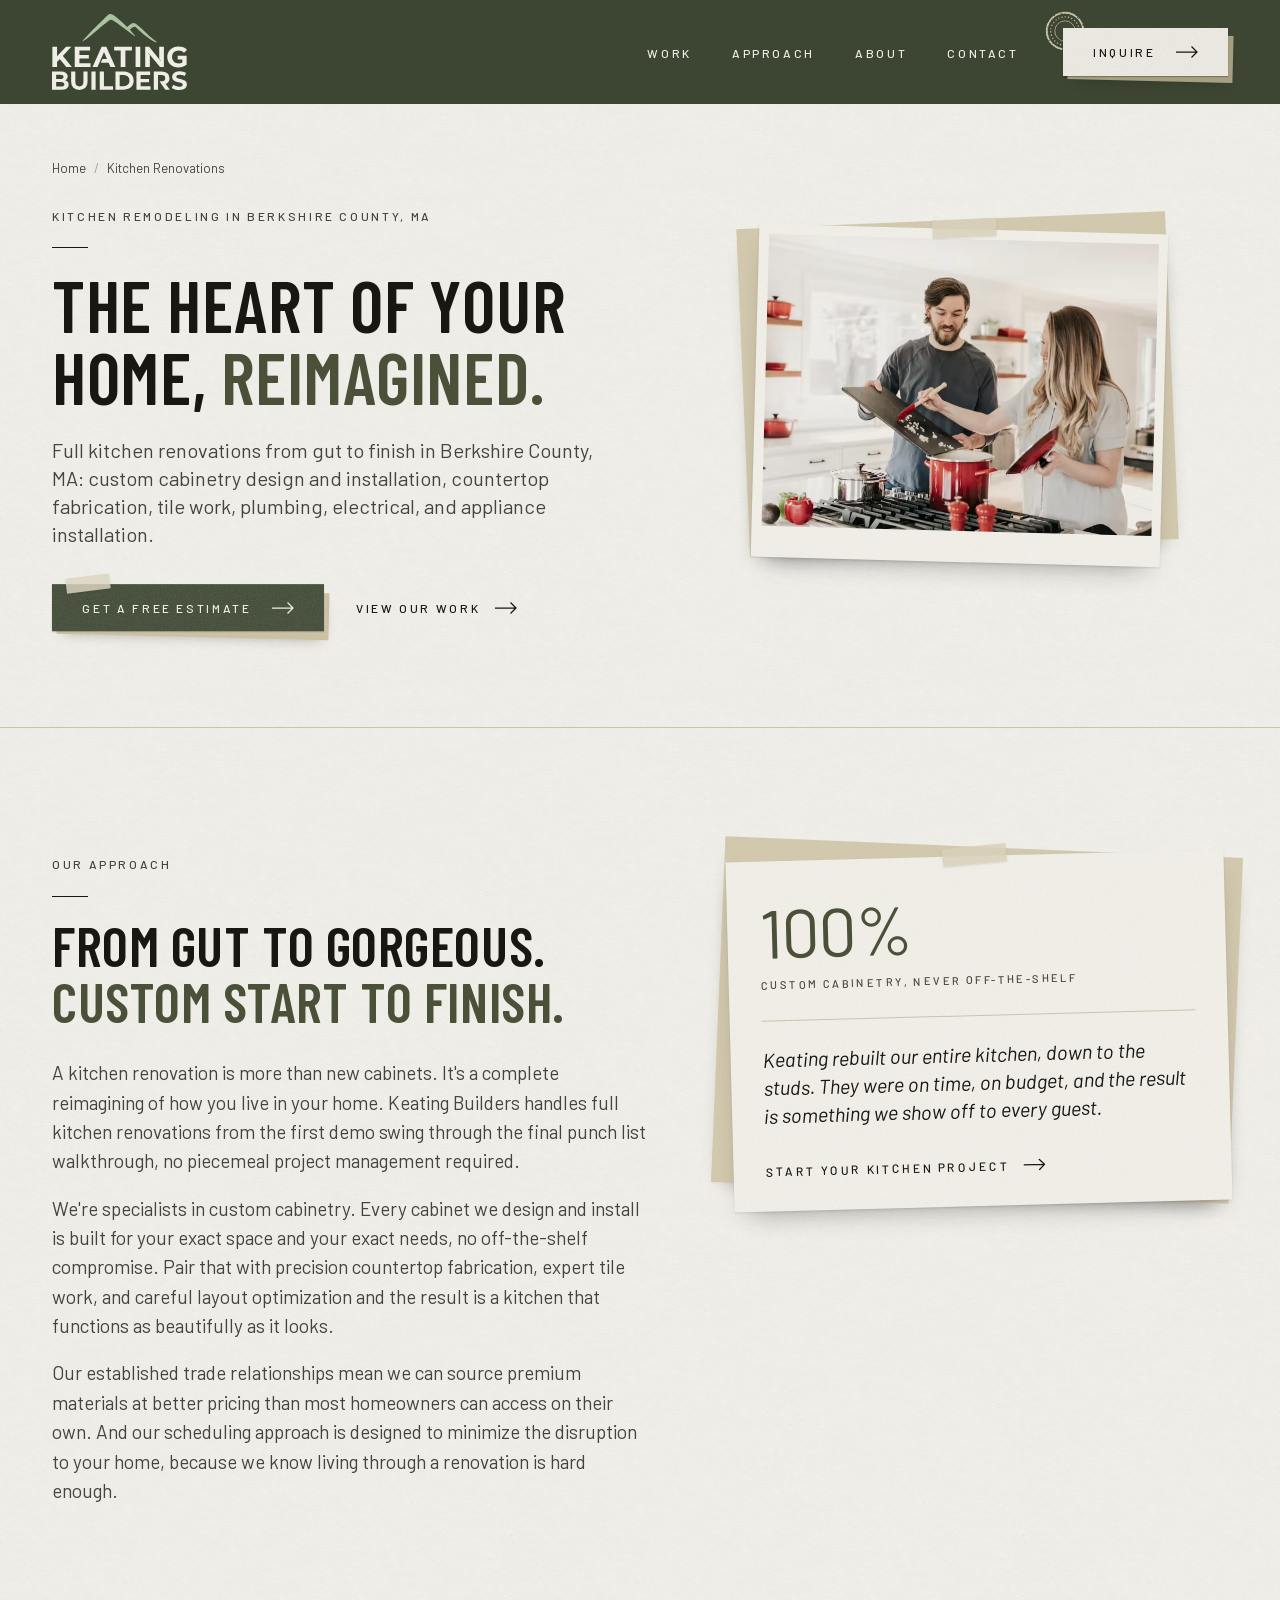
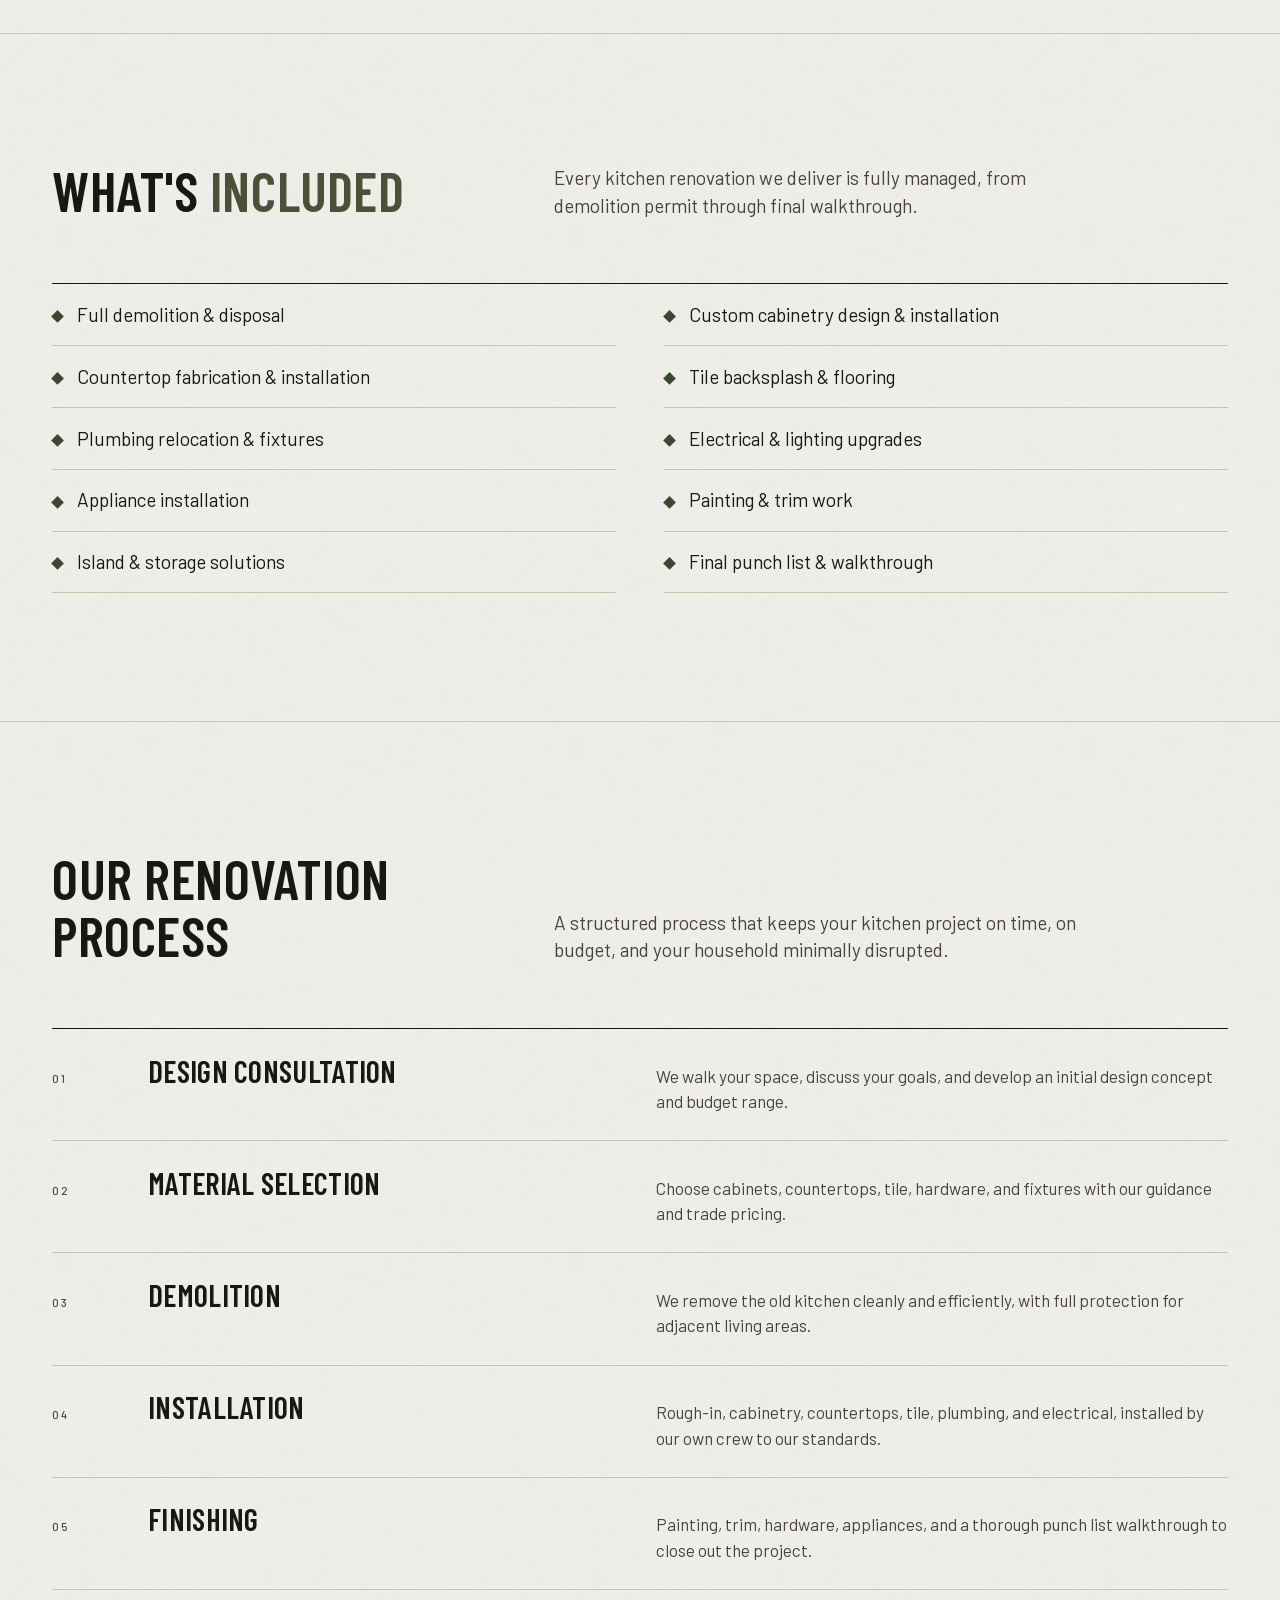
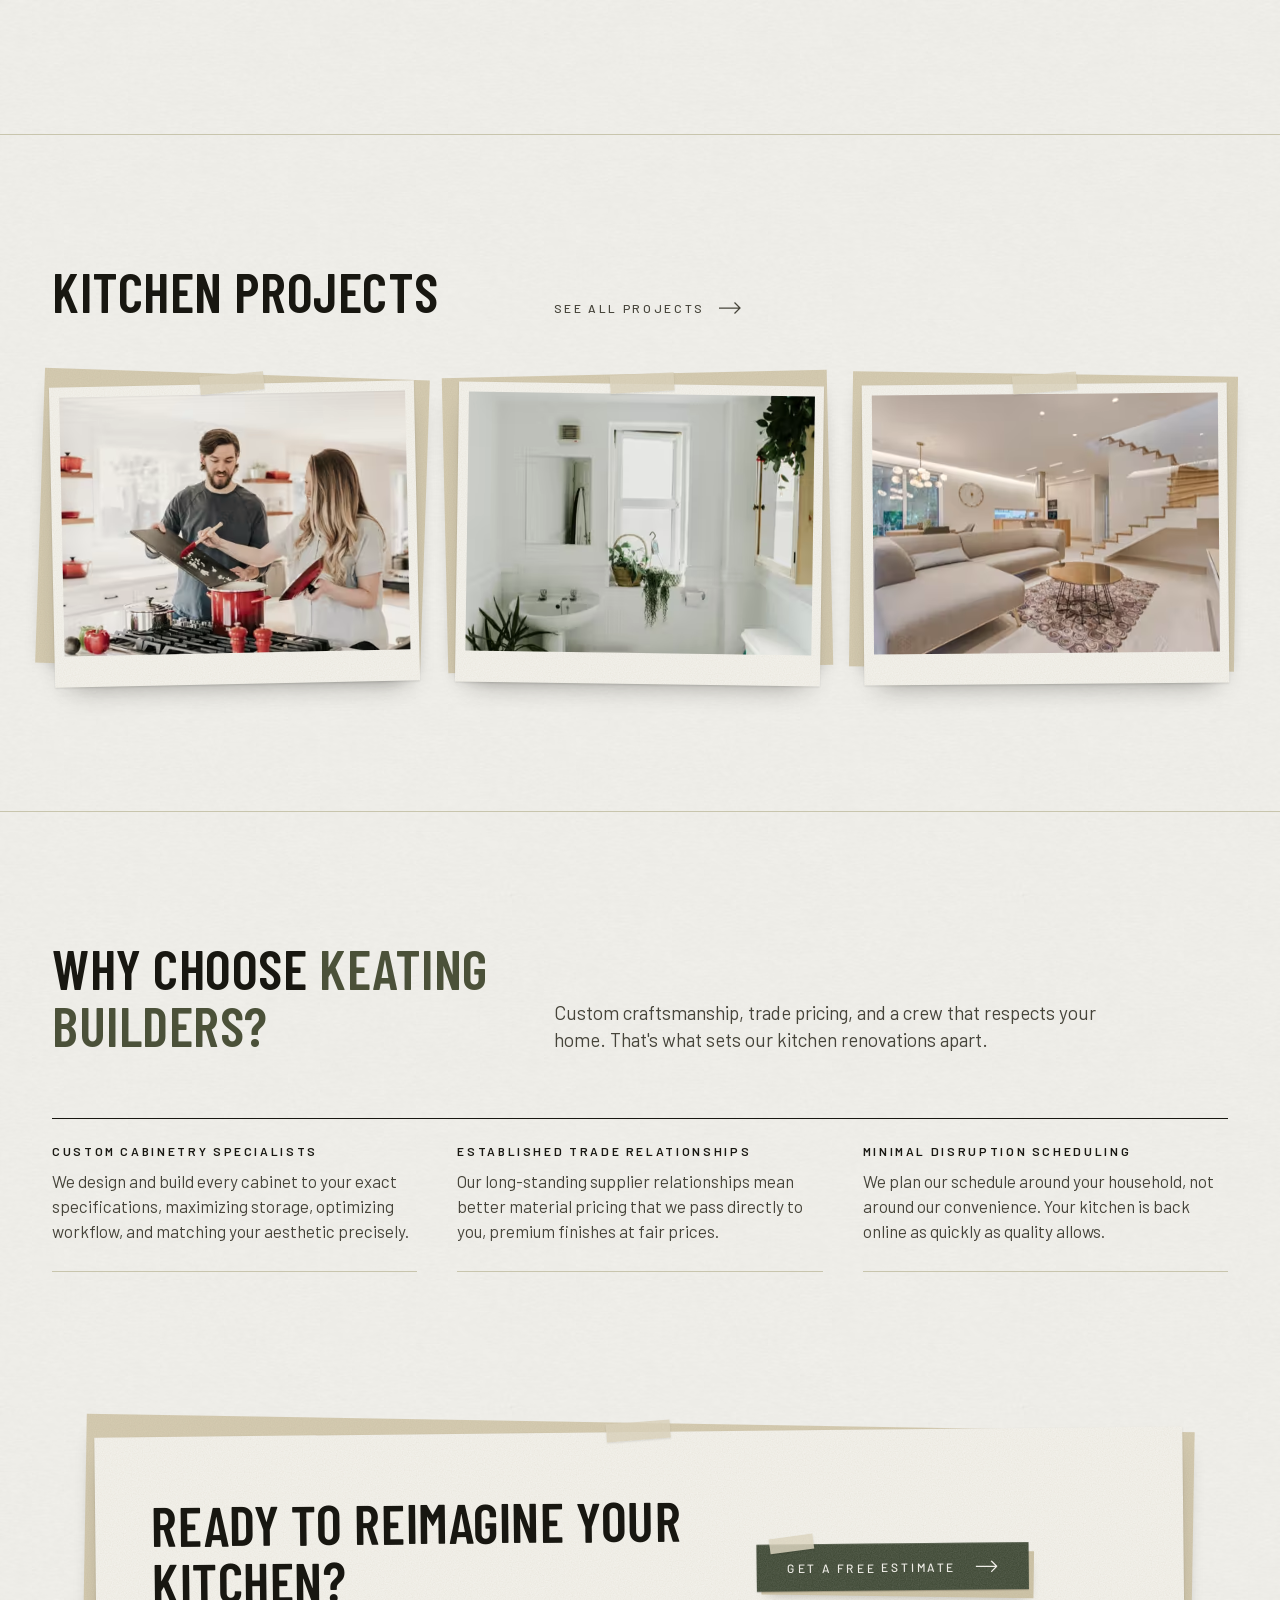
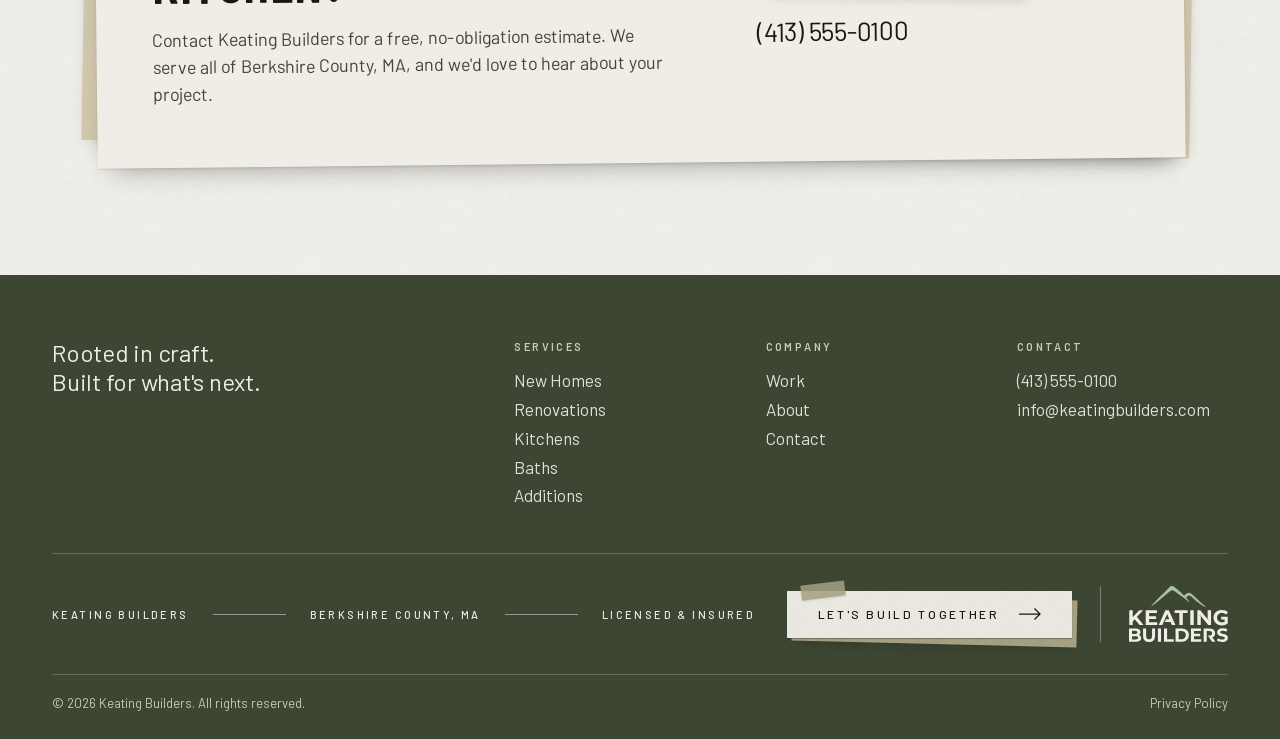
<file: services/kitchens.html>
<!DOCTYPE html>
<html lang="en">
<head>
  <meta charset="UTF-8">
  <meta name="viewport" content="width=device-width, initial-scale=1.0">
  <meta name="theme-color" content="#3c4632">

  <title>Kitchen Remodeling, Berkshire County MA | Keating Builders</title>
  <meta name="description" content="Kitchen remodeling in Berkshire County, MA: custom cabinetry, countertops, tile and layout changes, gut to finish. Request a free estimate today.">
  <link rel="canonical" href="https://keatingbuilders.com/services/kitchens.html">

  <meta property="og:type" content="website">
  <meta property="og:site_name" content="Keating Builders">
  <meta property="og:url" content="https://keatingbuilders.com/services/kitchens.html">
  <meta property="og:title" content="Kitchen Remodeling, Berkshire County MA | Keating Builders">
  <meta property="og:description" content="The heart of your home, reimagined. Kitchen Remodeling in Berkshire County, MA.">
  <meta property="og:image" content="https://keatingbuilders.com/images/photos/project-kitchen.jpg">
  <meta name="twitter:card" content="summary_large_image">
  <meta name="twitter:title" content="Kitchen Remodeling, Berkshire County MA | Keating Builders">
  <meta name="twitter:description" content="The heart of your home, reimagined. Kitchen Remodeling in Berkshire County, MA.">

  <link rel="icon" type="image/x-icon" href="/favicon.ico">
  <link rel="icon" type="image/png" sizes="32x32" href="/images/logos/favicon-32.png">
  <link rel="icon" type="image/png" sizes="16x16" href="/images/logos/favicon-16.png">
  <link rel="apple-touch-icon" sizes="180x180" href="/images/logos/apple-touch-icon.png">

  <link rel="preload" href="/fonts/barlow-condensed-latin-600.woff2" as="font" type="font/woff2" crossorigin>
  <link rel="preload" href="/fonts/barlow-latin-400.woff2" as="font" type="font/woff2" crossorigin>
  <link rel="stylesheet" href="/css/site.css">

  <script type="application/ld+json">
  {
    "@context": "https://schema.org",
    "@type": "GeneralContractor",
    "@id": "https://keatingbuilders.com/#business",
    "name": "Keating Builders",
    "description": "Full-service construction company in Berkshire County, MA specializing in custom new homes, kitchen renovations, bathroom remodels, additions, and whole-home renovations.",
    "slogan": "Building the future, rebuilding the past.",
    "url": "https://keatingbuilders.com",
    "telephone": "+1-413-555-0100",
    "email": "info@keatingbuilders.com",
    "image": "https://keatingbuilders.com/images/photos/custom-stone-cedar-home-berkshire-county.jpg",
    "logo": "https://keatingbuilders.com/images/logos/keating-builders-logo.png",
    "priceRange": "$$",
    "areaServed": {
      "@type": "AdministrativeArea",
      "name": "Berkshire County, MA"
    },
    "hasMap": "https://maps.google.com/?q=Berkshire+County+MA",
    "openingHoursSpecification": [
      {
        "@type": "OpeningHoursSpecification",
        "dayOfWeek": [
          "Monday",
          "Tuesday",
          "Wednesday",
          "Thursday",
          "Friday"
        ],
        "opens": "07:00",
        "closes": "17:00"
      }
    ],
    "hasOfferCatalog": {
      "@type": "OfferCatalog",
      "name": "Construction Services",
      "itemListElement": [
        {
          "@type": "Offer",
          "itemOffered": {
            "@type": "Service",
            "name": "Custom New Home Construction",
            "url": "https://keatingbuilders.com/services/new-homes.html"
          }
        },
        {
          "@type": "Offer",
          "itemOffered": {
            "@type": "Service",
            "name": "Whole-Home Renovations",
            "url": "https://keatingbuilders.com/services/renovations.html"
          }
        },
        {
          "@type": "Offer",
          "itemOffered": {
            "@type": "Service",
            "name": "Kitchen Renovations",
            "url": "https://keatingbuilders.com/services/kitchens.html"
          }
        },
        {
          "@type": "Offer",
          "itemOffered": {
            "@type": "Service",
            "name": "Bathroom Remodels",
            "url": "https://keatingbuilders.com/services/baths.html"
          }
        },
        {
          "@type": "Offer",
          "itemOffered": {
            "@type": "Service",
            "name": "Home Additions",
            "url": "https://keatingbuilders.com/services/additions.html"
          }
        }
      ]
    }
  }
  </script>
  <script type="application/ld+json">
  {
    "@context": "https://schema.org",
    "@type": "Service",
    "name": "Kitchen Renovations",
    "serviceType": "Kitchen Renovations",
    "description": "Full kitchen renovations from gut to finish in Berkshire County, MA, custom cabinetry design and installation, countertop fabrication, tile work, plumbing, electrical, and appliance installation.",
    "provider": {
      "@id": "https://keatingbuilders.com/#business"
    },
    "areaServed": {
      "@type": "AdministrativeArea",
      "name": "Berkshire County, MA"
    },
    "url": "https://keatingbuilders.com/services/kitchens.html"
  }
  </script>
  <script type="application/ld+json">
  {
    "@context": "https://schema.org",
    "@type": "BreadcrumbList",
    "itemListElement": [
      {
        "@type": "ListItem",
        "position": 1,
        "name": "Home",
        "item": "https://keatingbuilders.com/"
      },
      {
        "@type": "ListItem",
        "position": 2,
        "name": "Kitchen Renovations",
        "item": "https://keatingbuilders.com/services/kitchens.html"
      }
    ]
  }
  </script>
</head>

<body>
  <a class="skip-link" href="#main">Skip to main content</a>

  <header class="site-header">
    <a href="/" class="site-header__logo" aria-label="Keating Builders home">
      <img src="/images/logos/keating-builders-logo-compact-light-flat.svg" alt="Keating Builders" width="459" height="259">
    </a>

    <nav class="site-nav" aria-label="Primary">
      <ul role="list">
        <li><a class="label" href="/projects.html">Work</a></li>
        <li><a class="label" href="/#approach">Approach</a></li>
        <li><a class="label" href="/about.html">About</a></li>
        <li><a class="label" href="/contact.html">Contact</a></li>
      </ul>
    </nav>

    <a href="/contact.html" class="btn btn--light btn--seal site-header__cta">
      Inquire
      <svg viewBox="0 0 22 12" fill="none" stroke="currentColor" stroke-width="1.25" aria-hidden="true"><path d="M0 6h21M15.5 .5 21 6l-5.5 5.5"/></svg>
    </a>

    <button class="site-header__toggle" type="button" aria-expanded="false" aria-controls="mobile-nav" aria-label="Open menu">
      <span class="site-header__toggle-bars" aria-hidden="true"><span></span><span></span><span></span></span>
    </button>
  </header>

  <svg class="ink-defs" aria-hidden="true" focusable="false">
    <filter id="ink" x="-10%" y="-10%" width="120%" height="120%">
      <feTurbulence type="fractalNoise" baseFrequency=".9" numOctaves="2" seed="3" result="wobble"/>
      <feDisplacementMap in="SourceGraphic" in2="wobble" scale="1" xChannelSelector="R" yChannelSelector="G" result="rough"/>
      <feTurbulence type="fractalNoise" baseFrequency="1.4" numOctaves="1" seed="11" result="grain"/>
      <feColorMatrix in="grain" type="matrix" values="0 0 0 0 0  0 0 0 0 0  0 0 0 0 0  0 0 0 -3.2 2.65" result="voids"/>
      <feComposite in="rough" in2="voids" operator="in"/>
    </filter>
    <filter id="ink-fine" x="-5%" y="-10%" width="110%" height="120%">
      <feTurbulence type="fractalNoise" baseFrequency="1.1" numOctaves="1" seed="5" result="wobble"/>
      <feDisplacementMap in="SourceGraphic" in2="wobble" scale=".45" xChannelSelector="R" yChannelSelector="G" result="rough"/>
      <feTurbulence type="fractalNoise" baseFrequency="1.6" numOctaves="1" seed="17" result="grain"/>
      <feColorMatrix in="grain" type="matrix" values="0 0 0 0 0  0 0 0 0 0  0 0 0 0 0  0 0 0 -2.6 2.45" result="voids"/>
      <feComposite in="rough" in2="voids" operator="in"/>
    </filter>
  </svg>

  <nav class="mobile-nav" id="mobile-nav" aria-label="Mobile">
    <div class="mobile-nav__inner">
      <ul class="mobile-nav__primary" role="list">
        <li><a href="/projects.html"><span class="mobile-nav__text">Work</span><svg viewBox="0 0 22 12" fill="none" stroke="currentColor" stroke-width="1.25" aria-hidden="true"><path d="M0 6h21M15.5 .5 21 6l-5.5 5.5"/></svg></a></li>
        <li><a href="/#approach"><span class="mobile-nav__text">Approach</span><svg viewBox="0 0 22 12" fill="none" stroke="currentColor" stroke-width="1.25" aria-hidden="true"><path d="M0 6h21M15.5 .5 21 6l-5.5 5.5"/></svg></a></li>
        <li><a href="/about.html"><span class="mobile-nav__text">About</span><svg viewBox="0 0 22 12" fill="none" stroke="currentColor" stroke-width="1.25" aria-hidden="true"><path d="M0 6h21M15.5 .5 21 6l-5.5 5.5"/></svg></a></li>
        <li><a href="/contact.html"><span class="mobile-nav__text">Contact</span><svg viewBox="0 0 22 12" fill="none" stroke="currentColor" stroke-width="1.25" aria-hidden="true"><path d="M0 6h21M15.5 .5 21 6l-5.5 5.5"/></svg></a></li>
      </ul>

      <div class="mobile-nav__slip">
        <p class="label mobile-nav__svc-label">Services</p>
        <ul class="mobile-nav__svc" role="list">
          <li><a href="/services/new-homes.html"><span class="mobile-nav__ink"><svg viewBox="0 0 24 24" fill="none" stroke="currentColor" stroke-width="1.7" stroke-linecap="round" stroke-linejoin="round" aria-hidden="true"><path d="M3.5 11 12 4l8.5 7"/><path d="M6 9.5V20h12V9.5"/><path d="M10 20v-5h4v5"/></svg><span>New Homes</span></span></a></li>
          <li><a href="/services/renovations.html"><span class="mobile-nav__ink"><svg viewBox="0 0 24 24" fill="none" stroke="currentColor" stroke-width="1.7" stroke-linecap="round" stroke-linejoin="round" aria-hidden="true"><path d="m5 19.5 8.2-8.2"/><path d="m10.6 8.6 4.3-4.3 5 5-2 2-2.6-2.6-2.4 2.4z"/></svg><span>Renovations</span></span></a></li>
          <li><a href="/services/kitchens.html"><span class="mobile-nav__ink"><svg viewBox="0 0 24 24" fill="none" stroke="currentColor" stroke-width="1.7" stroke-linecap="round" stroke-linejoin="round" aria-hidden="true"><path d="M3.5 13h17"/><path d="M5 13v1.2a4.8 4.8 0 0 0 4.8 4.8h4.4a4.8 4.8 0 0 0 4.8-4.8V13"/><path d="M12 13V7.5a2.5 2.5 0 0 1 5 0v.8"/></svg><span>Kitchens</span></span></a></li>
          <li><a href="/services/baths.html"><span class="mobile-nav__ink"><svg viewBox="0 1 24 24" fill="none" stroke="currentColor" stroke-width="1.7" stroke-linecap="round" stroke-linejoin="round" aria-hidden="true"><path d="M3 12h18"/><path d="M4.5 12v1.8A5.2 5.2 0 0 0 9.7 19h4.6a5.2 5.2 0 0 0 5.2-5.2V12"/><path d="m8 19-1 2m10-2 1 2"/><path d="M6.5 12V7a2 2 0 0 1 4 0"/></svg><span>Baths</span></span></a></li>
          <li><a href="/services/additions.html"><span class="mobile-nav__ink"><svg viewBox="0 1.5 24 24" fill="none" stroke="currentColor" stroke-width="1.7" stroke-linecap="round" stroke-linejoin="round" aria-hidden="true"><path d="M2.5 20h19"/><path d="M4 20v-8.5l5.5-4.5 5.5 4.5V20"/><path d="M15 20h5.5v-6H15"/><path d="M17.75 15.5v3M16.25 17h3"/></svg><span>Additions</span></span></a></li>
        </ul>
      </div>

      <div class="mobile-nav__foot">
        <a href="/contact.html" class="btn btn--light btn--seal">
          Inquire
          <svg viewBox="0 0 22 12" fill="none" stroke="currentColor" stroke-width="1.25" aria-hidden="true"><path d="M0 6h21M15.5 .5 21 6l-5.5 5.5"/></svg>
        </a>
        <a class="mobile-nav__phone" href="tel:+14135550100">(413) 555-0100</a>
      </div>
    </div>
  </nav>

  <main id="main">
    <section class="page-hero" aria-labelledby="hero-heading">
      <div class="page-hero__copy rise">
        <nav class="crumbs" aria-label="Breadcrumb">
          <ol>
            <li><a href="/">Home</a></li>
            <li aria-current="page">Kitchen Renovations</li>
          </ol>
        </nav>
        <h1 id="hero-heading">
          <span class="label eyebrow">Kitchen Remodeling <span class="eyebrow__place">in Berkshire County, MA</span><span class="sr-only">:</span></span>
          <span class="display">The heart of your home, <em>reimagined.</em></span>
        </h1>
        <p class="lede">Full kitchen renovations from gut to finish in Berkshire County, MA: custom cabinetry design and installation, countertop fabrication, tile work, plumbing, electrical, and appliance installation.</p>
        <div class="page-hero__actions">
          <a href="/contact.html" class="btn">
            Get a free estimate
            <svg viewBox="0 0 22 12" fill="none" stroke="currentColor" stroke-width="1.25" aria-hidden="true"><path d="M0 6h21M15.5 .5 21 6l-5.5 5.5"/></svg>
          </a>
          <a href="/projects.html" class="link-arrow">View our work <svg viewBox="0 0 22 12" fill="none" stroke="currentColor" stroke-width="1.25" aria-hidden="true"><path d="M0 6h21M15.5 .5 21 6l-5.5 5.5"/></svg></a>
        </div>
      </div>
      <div class="page-hero__media fade">
        <figure class="print paper">
          <div class="paper__sheet">
            <picture>
              <source type="image/avif" srcset="/images/photos/project-kitchen-480w.avif 480w, /images/photos/project-kitchen-800w.avif 800w, /images/photos/project-kitchen-1200w.avif 1200w" sizes="(min-width: 900px) 40vw, 92vw">
              <img src="/images/photos/project-kitchen.jpg" alt="Colonial kitchen revival, full renovation in Pittsfield, MA" width="1400" height="933" loading="eager" fetchpriority="high">
            </picture>
          </div>
        </figure>
      </div>
    </section>

    <section class="section section--rule" aria-labelledby="intro-heading">
      <div class="split">
        <div>
          <p class="label eyebrow">Our Approach</p>
          <h2 id="intro-heading" class="h2">From Gut to Gorgeous. <em>Custom Start to Finish.</em></h2>
          <div class="body">
          <p>A kitchen renovation is more than new cabinets. It&#x27;s a complete reimagining of how you live in your home. Keating Builders handles full kitchen renovations from the first demo swing through the final punch list walkthrough, no piecemeal project management required.</p>
          <p>We&#x27;re specialists in custom cabinetry. Every cabinet we design and install is built for your exact space and your exact needs, no off-the-shelf compromise. Pair that with precision countertop fabrication, expert tile work, and careful layout optimization and the result is a kitchen that functions as beautifully as it looks.</p>
          <p>Our established trade relationships mean we can source premium materials at better pricing than most homeowners can access on their own. And our scheduling approach is designed to minimize the disruption to your home, because we know living through a renovation is hard enough.</p>
          </div>
        </div>
        <aside class="note paper paper--left" aria-label="Kitchen Renovations at a glance">
          <div class="paper__sheet">
            <span class="note__stat">100%</span>
            <span class="label note__label">Custom Cabinetry, Never Off-the-Shelf</span>
            <blockquote class="note__quote">Keating rebuilt our entire kitchen, down to the studs. They were on time, on budget, and the result is something we show off to every guest.</blockquote>
            <a href="/contact.html" class="link-arrow">Start Your Kitchen Project <svg viewBox="0 0 22 12" fill="none" stroke="currentColor" stroke-width="1.25" aria-hidden="true"><path d="M0 6h21M15.5 .5 21 6l-5.5 5.5"/></svg></a>
          </div>
        </aside>
      </div>
    </section>

    <section class="section section--rule" aria-labelledby="includes-heading">
      <div class="section__head">
        <h2 id="includes-heading">What's <em>included</em></h2>
        <p class="section__intro">Every kitchen renovation we deliver is fully managed, from demolition permit through final walkthrough.</p>
      </div>
      <ul class="checklist" role="list">
          <li>Full demolition &amp; disposal</li>
          <li>Custom cabinetry design &amp; installation</li>
          <li>Countertop fabrication &amp; installation</li>
          <li>Tile backsplash &amp; flooring</li>
          <li>Plumbing relocation &amp; fixtures</li>
          <li>Electrical &amp; lighting upgrades</li>
          <li>Appliance installation</li>
          <li>Painting &amp; trim work</li>
          <li>Island &amp; storage solutions</li>
          <li>Final punch list &amp; walkthrough</li>
      </ul>
    </section>

    <section class="section section--rule" aria-labelledby="process-heading">
      <div class="section__head">
        <h2 id="process-heading">Our Renovation Process</h2>
        <p class="section__intro">A structured process that keeps your kitchen project on time, on budget, and your household minimally disrupted.</p>
      </div>
      <ol class="steps" role="list">
          <li>
            <span class="label steps__num">01</span>
            <h3>Design Consultation</h3>
            <p>We walk your space, discuss your goals, and develop an initial design concept and budget range.</p>
          </li>
          <li>
            <span class="label steps__num">02</span>
            <h3>Material Selection</h3>
            <p>Choose cabinets, countertops, tile, hardware, and fixtures with our guidance and trade pricing.</p>
          </li>
          <li>
            <span class="label steps__num">03</span>
            <h3>Demolition</h3>
            <p>We remove the old kitchen cleanly and efficiently, with full protection for adjacent living areas.</p>
          </li>
          <li>
            <span class="label steps__num">04</span>
            <h3>Installation</h3>
            <p>Rough-in, cabinetry, countertops, tile, plumbing, and electrical, installed by our own crew to our standards.</p>
          </li>
          <li>
            <span class="label steps__num">05</span>
            <h3>Finishing</h3>
            <p>Painting, trim, hardware, appliances, and a thorough punch list walkthrough to close out the project.</p>
          </li>
      </ol>
    </section>

    <section class="section section--rule" aria-labelledby="gallery-heading">
      <div class="section__head">
        <h2 id="gallery-heading">Kitchen Projects</h2>
        <p class="section__intro"><a class="link-arrow" href="/projects.html">See all projects <svg viewBox="0 0 22 12" fill="none" stroke="currentColor" stroke-width="1.25" aria-hidden="true"><path d="M0 6h21M15.5 .5 21 6l-5.5 5.5"/></svg></a></p>
      </div>
      <ul class="gallery" role="list">
        <li>
          <figure class="print paper">
            <div class="paper__sheet">
              <picture>
              <source type="image/avif" srcset="/images/photos/project-kitchen-480w.avif 480w, /images/photos/project-kitchen-800w.avif 800w, /images/photos/project-kitchen-1200w.avif 1200w" sizes="(min-width: 1024px) 30vw, (min-width: 700px) 46vw, 92vw">
              <img src="/images/photos/project-kitchen.jpg" alt="Colonial kitchen revival, full renovation in Pittsfield, MA" width="1400" height="933" loading="lazy">
            </picture>
            </div>
          </figure>
        </li>
        <li>
          <figure class="print paper">
            <div class="paper__sheet">
              <picture>
              <source type="image/avif" srcset="/images/photos/project-bathroom-480w.avif 480w, /images/photos/project-bathroom-800w.avif 800w" sizes="(min-width: 1024px) 30vw, (min-width: 700px) 46vw, 92vw">
              <img src="/images/photos/project-bathroom.jpg" alt="Custom tile and finish work, Berkshire County, MA" width="1400" height="2099" loading="lazy">
            </picture>
            </div>
          </figure>
        </li>
        <li>
          <figure class="print paper">
            <div class="paper__sheet">
              <picture>
              <source type="image/avif" srcset="/images/photos/project-renovation-480w.avif 480w, /images/photos/project-renovation-800w.avif 800w, /images/photos/project-renovation-1200w.avif 1200w" sizes="(min-width: 1024px) 30vw, (min-width: 700px) 46vw, 92vw">
              <img src="/images/photos/project-renovation.jpg" alt="Whole-home renovation including kitchen update, Sheffield, MA" width="1400" height="900" loading="lazy">
            </picture>
            </div>
          </figure>
        </li>
      </ul>
    </section>

    <section class="section section--rule" aria-labelledby="why-heading">
      <div class="section__head">
        <h2 id="why-heading">Why choose <em>Keating Builders?</em></h2>
        <p class="section__intro">Custom craftsmanship, trade pricing, and a crew that respects your home. That&#x27;s what sets our kitchen renovations apart.</p>
      </div>
      <ul class="principles principles--3" role="list">
        <li>
          <h3 class="label">Custom Cabinetry Specialists</h3>
          <p>We design and build every cabinet to your exact specifications, maximizing storage, optimizing workflow, and matching your aesthetic precisely.</p>
        </li>
        <li>
          <h3 class="label">Established Trade Relationships</h3>
          <p>Our long-standing supplier relationships mean better material pricing that we pass directly to you, premium finishes at fair prices.</p>
        </li>
        <li>
          <h3 class="label">Minimal Disruption Scheduling</h3>
          <p>We plan our schedule around your household, not around our convenience. Your kitchen is back online as quickly as quality allows.</p>
        </li>
      </ul>
    </section>

    <section class="cta" aria-labelledby="cta-heading">
      <div class="paper">
        <div class="paper__sheet">
          <div>
            <h2 id="cta-heading" class="h2">Ready to Reimagine Your Kitchen?</h2>
            <p class="cta__sub">Contact Keating Builders for a free, no-obligation estimate. We serve all of Berkshire County, MA, and we&#x27;d love to hear about your project.</p>
          </div>
          <div class="cta__actions">
            <a href="/contact.html" class="btn">
              Get a free estimate
              <svg viewBox="0 0 22 12" fill="none" stroke="currentColor" stroke-width="1.25" aria-hidden="true"><path d="M0 6h21M15.5 .5 21 6l-5.5 5.5"/></svg>
            </a>
            <a class="cta__phone" href="tel:+14135550100">(413) 555-0100</a>
          </div>
        </div>
      </div>
    </section>
  </main>

  <footer class="site-footer">
    <div class="site-footer__inner">
      <div class="site-footer__cols">
        <p class="site-footer__tag">Rooted in craft.<br>Built for what's next.</p>
        <nav aria-label="Services">
          <h2 class="label">Services</h2>
          <ul role="list">
            <li><a href="/services/new-homes.html">New Homes</a></li>
            <li><a href="/services/renovations.html">Renovations</a></li>
            <li><a href="/services/kitchens.html">Kitchens</a></li>
            <li><a href="/services/baths.html">Baths</a></li>
            <li><a href="/services/additions.html">Additions</a></li>
          </ul>
        </nav>
        <nav aria-label="Company">
          <h2 class="label">Company</h2>
          <ul role="list">
            <li><a href="/projects.html">Work</a></li>
            <li><a href="/about.html">About</a></li>
            <li><a href="/contact.html">Contact</a></li>
          </ul>
        </nav>
        <div>
          <h2 class="label">Contact</h2>
          <address>
            <a href="tel:+14135550100">(413) 555-0100</a>
            <a href="mailto:info@keatingbuilders.com">info@keatingbuilders.com</a>
          </address>
        </div>
      </div>

      <div class="band">
        <p class="label band__meta">
          <span>Keating Builders</span>
          <span class="band__rule" aria-hidden="true"></span>
          <span>Berkshire County, MA</span>
          <span class="band__rule" aria-hidden="true"></span>
          <span>Licensed &amp; Insured</span>
        </p>
        <div class="band__end">
          <a href="/contact.html" class="btn btn--light">
            Let's build together
            <svg viewBox="0 0 22 12" fill="none" stroke="currentColor" stroke-width="1.25" aria-hidden="true"><path d="M0 6h21M15.5 .5 21 6l-5.5 5.5"/></svg>
          </a>
          <a href="/" class="band__logo" aria-label="Keating Builders home">
            <img src="/images/logos/keating-builders-logo-compact-light-flat.svg" alt="Keating Builders" width="459" height="259" loading="lazy">
          </a>
        </div>
      </div>

      <div class="band__legal">
        <p>&copy; <span id="year">2026</span> Keating Builders. All rights reserved.</p>
        <a href="/privacy.html">Privacy Policy</a>
      </div>
    </div>
  </footer>

  <script src="/js/site.js" defer></script>
</body>
</html>
</file>
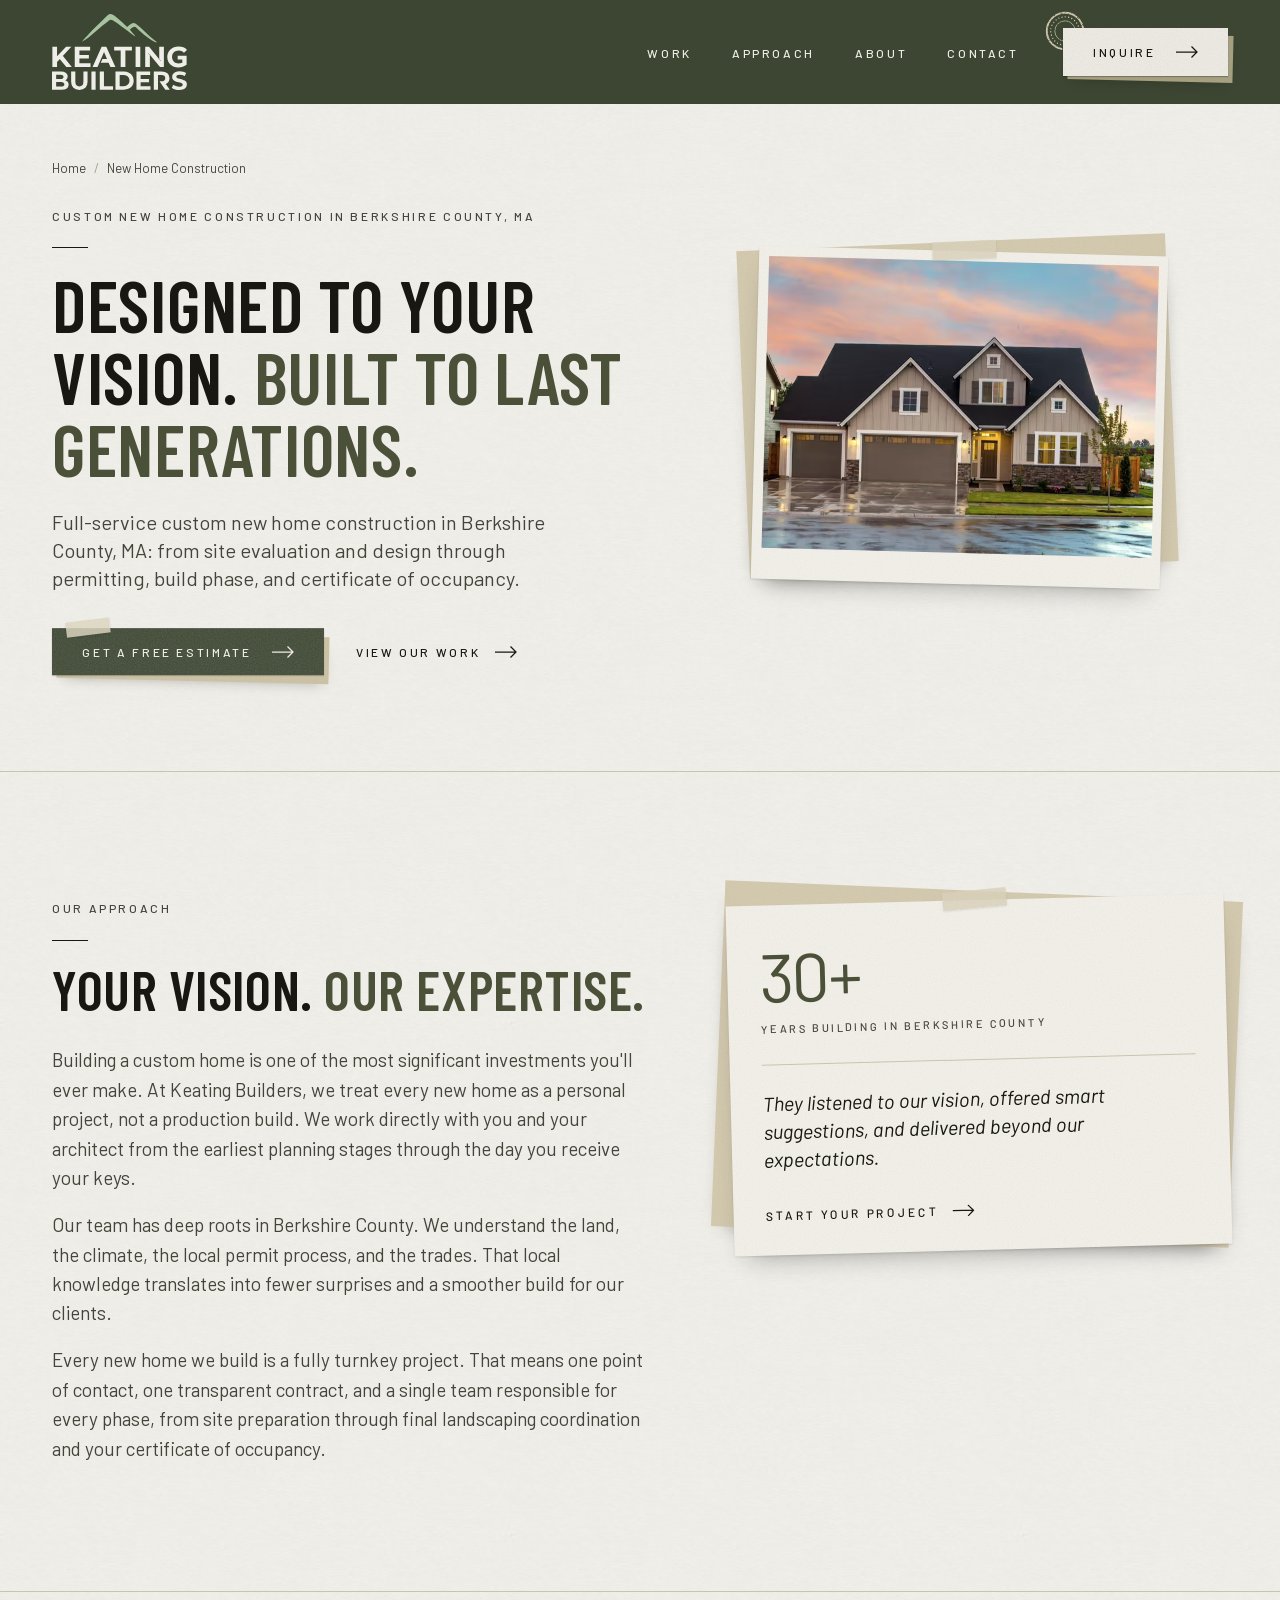
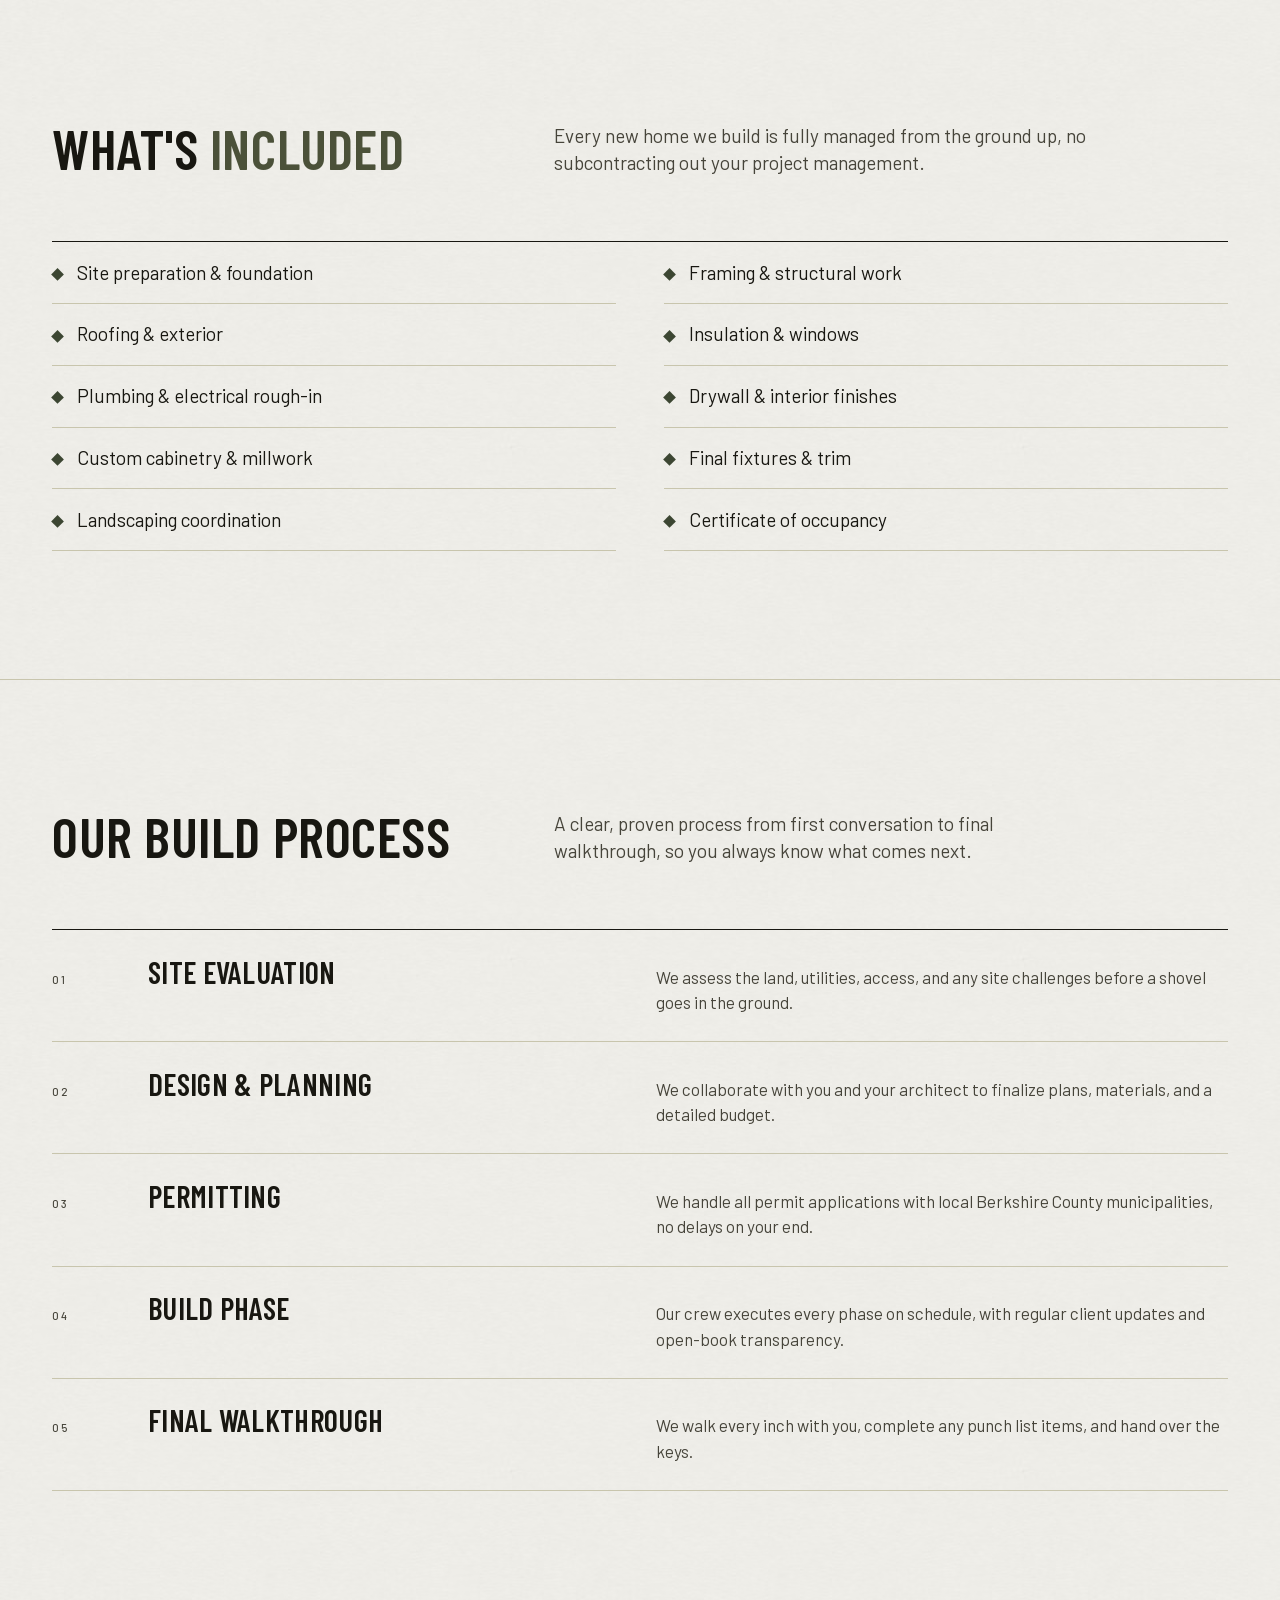
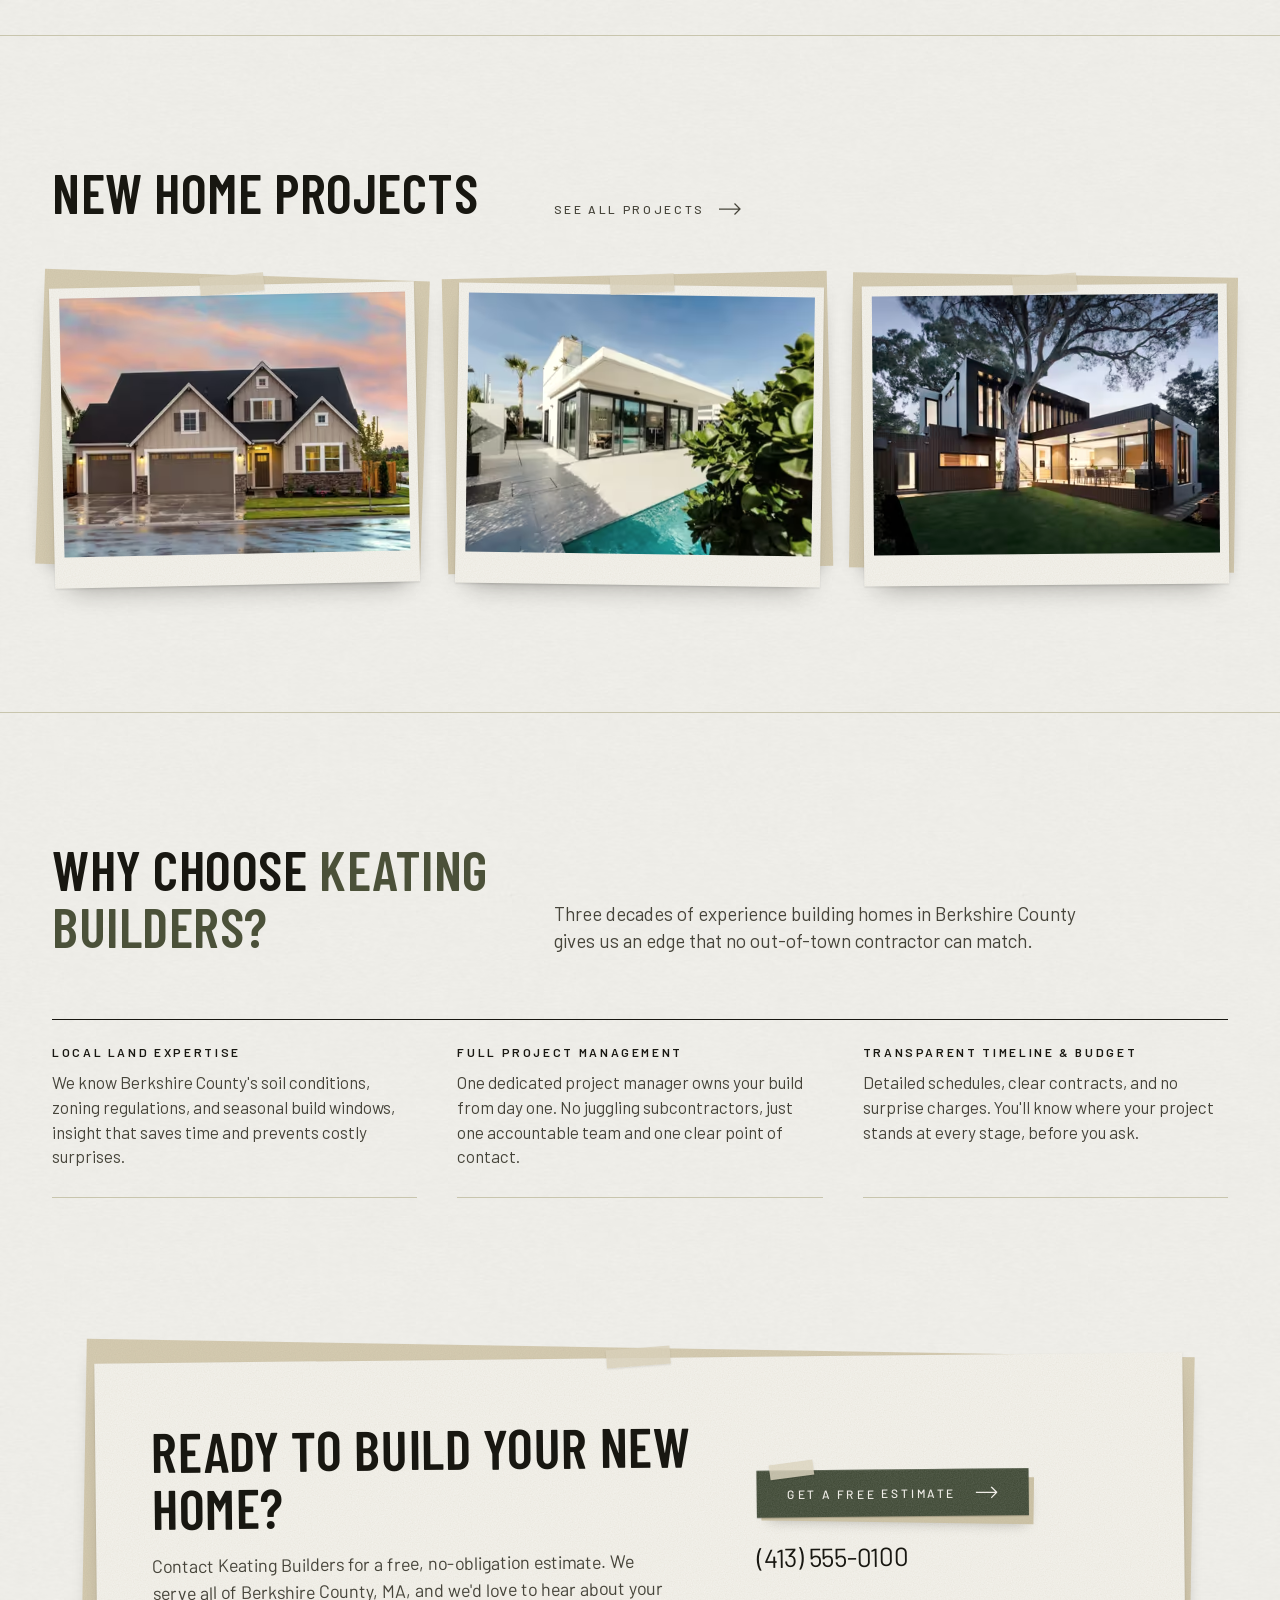
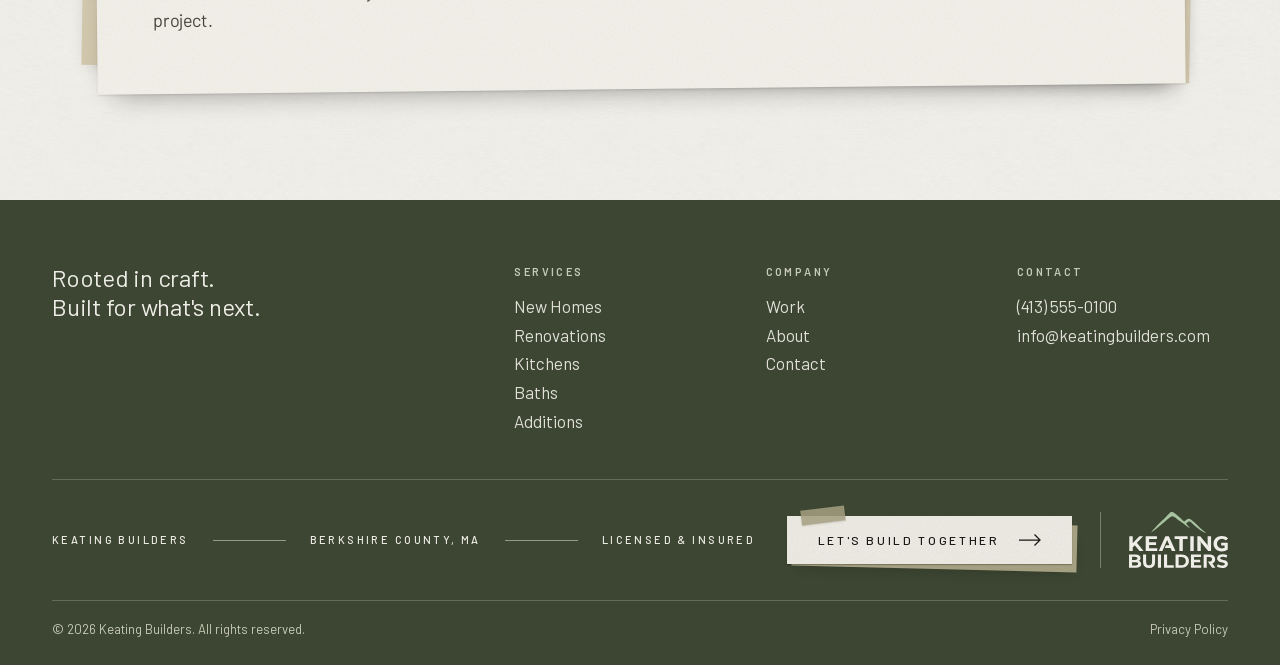
<file: services/new-homes.html>
<!DOCTYPE html>
<html lang="en">
<head>
  <meta charset="UTF-8">
  <meta name="viewport" content="width=device-width, initial-scale=1.0">
  <meta name="theme-color" content="#3c4632">

  <title>Custom New Homes in Berkshire County, MA | Keating Builders</title>
  <meta name="description" content="Custom new home construction in Berkshire County, MA. Keating Builders handles it all, from site evaluation to certificate of occupancy. Free estimate.">
  <link rel="canonical" href="https://keatingbuilders.com/services/new-homes.html">

  <meta property="og:type" content="website">
  <meta property="og:site_name" content="Keating Builders">
  <meta property="og:url" content="https://keatingbuilders.com/services/new-homes.html">
  <meta property="og:title" content="Custom New Homes in Berkshire County, MA | Keating Builders">
  <meta property="og:description" content="Designed to your vision. Built to last generations. Custom New Home Construction in Berkshire County, MA.">
  <meta property="og:image" content="https://keatingbuilders.com/images/photos/project-new-home.jpg">
  <meta name="twitter:card" content="summary_large_image">
  <meta name="twitter:title" content="Custom New Homes in Berkshire County, MA | Keating Builders">
  <meta name="twitter:description" content="Designed to your vision. Built to last generations. Custom New Home Construction in Berkshire County, MA.">

  <link rel="icon" type="image/x-icon" href="/favicon.ico">
  <link rel="icon" type="image/png" sizes="32x32" href="/images/logos/favicon-32.png">
  <link rel="icon" type="image/png" sizes="16x16" href="/images/logos/favicon-16.png">
  <link rel="apple-touch-icon" sizes="180x180" href="/images/logos/apple-touch-icon.png">

  <link rel="preload" href="/fonts/barlow-condensed-latin-600.woff2" as="font" type="font/woff2" crossorigin>
  <link rel="preload" href="/fonts/barlow-latin-400.woff2" as="font" type="font/woff2" crossorigin>
  <link rel="stylesheet" href="/css/site.css">

  <script type="application/ld+json">
  {
    "@context": "https://schema.org",
    "@type": "GeneralContractor",
    "@id": "https://keatingbuilders.com/#business",
    "name": "Keating Builders",
    "description": "Full-service construction company in Berkshire County, MA specializing in custom new homes, kitchen renovations, bathroom remodels, additions, and whole-home renovations.",
    "slogan": "Building the future, rebuilding the past.",
    "url": "https://keatingbuilders.com",
    "telephone": "+1-413-555-0100",
    "email": "info@keatingbuilders.com",
    "image": "https://keatingbuilders.com/images/photos/custom-stone-cedar-home-berkshire-county.jpg",
    "logo": "https://keatingbuilders.com/images/logos/keating-builders-logo.png",
    "priceRange": "$$",
    "areaServed": {
      "@type": "AdministrativeArea",
      "name": "Berkshire County, MA"
    },
    "hasMap": "https://maps.google.com/?q=Berkshire+County+MA",
    "openingHoursSpecification": [
      {
        "@type": "OpeningHoursSpecification",
        "dayOfWeek": [
          "Monday",
          "Tuesday",
          "Wednesday",
          "Thursday",
          "Friday"
        ],
        "opens": "07:00",
        "closes": "17:00"
      }
    ],
    "hasOfferCatalog": {
      "@type": "OfferCatalog",
      "name": "Construction Services",
      "itemListElement": [
        {
          "@type": "Offer",
          "itemOffered": {
            "@type": "Service",
            "name": "Custom New Home Construction",
            "url": "https://keatingbuilders.com/services/new-homes.html"
          }
        },
        {
          "@type": "Offer",
          "itemOffered": {
            "@type": "Service",
            "name": "Whole-Home Renovations",
            "url": "https://keatingbuilders.com/services/renovations.html"
          }
        },
        {
          "@type": "Offer",
          "itemOffered": {
            "@type": "Service",
            "name": "Kitchen Renovations",
            "url": "https://keatingbuilders.com/services/kitchens.html"
          }
        },
        {
          "@type": "Offer",
          "itemOffered": {
            "@type": "Service",
            "name": "Bathroom Remodels",
            "url": "https://keatingbuilders.com/services/baths.html"
          }
        },
        {
          "@type": "Offer",
          "itemOffered": {
            "@type": "Service",
            "name": "Home Additions",
            "url": "https://keatingbuilders.com/services/additions.html"
          }
        }
      ]
    }
  }
  </script>
  <script type="application/ld+json">
  {
    "@context": "https://schema.org",
    "@type": "Service",
    "name": "Custom New Home Construction",
    "serviceType": "Custom New Home Construction",
    "description": "Full-service custom new home construction in Berkshire County, MA, from site evaluation and design through permitting, build phase, and certificate of occupancy.",
    "provider": {
      "@id": "https://keatingbuilders.com/#business"
    },
    "areaServed": {
      "@type": "AdministrativeArea",
      "name": "Berkshire County, MA"
    },
    "url": "https://keatingbuilders.com/services/new-homes.html"
  }
  </script>
  <script type="application/ld+json">
  {
    "@context": "https://schema.org",
    "@type": "BreadcrumbList",
    "itemListElement": [
      {
        "@type": "ListItem",
        "position": 1,
        "name": "Home",
        "item": "https://keatingbuilders.com/"
      },
      {
        "@type": "ListItem",
        "position": 2,
        "name": "New Home Construction",
        "item": "https://keatingbuilders.com/services/new-homes.html"
      }
    ]
  }
  </script>
</head>

<body>
  <a class="skip-link" href="#main">Skip to main content</a>

  <header class="site-header">
    <a href="/" class="site-header__logo" aria-label="Keating Builders home">
      <img src="/images/logos/keating-builders-logo-compact-light-flat.svg" alt="Keating Builders" width="459" height="259">
    </a>

    <nav class="site-nav" aria-label="Primary">
      <ul role="list">
        <li><a class="label" href="/projects.html">Work</a></li>
        <li><a class="label" href="/#approach">Approach</a></li>
        <li><a class="label" href="/about.html">About</a></li>
        <li><a class="label" href="/contact.html">Contact</a></li>
      </ul>
    </nav>

    <a href="/contact.html" class="btn btn--light btn--seal site-header__cta">
      Inquire
      <svg viewBox="0 0 22 12" fill="none" stroke="currentColor" stroke-width="1.25" aria-hidden="true"><path d="M0 6h21M15.5 .5 21 6l-5.5 5.5"/></svg>
    </a>

    <button class="site-header__toggle" type="button" aria-expanded="false" aria-controls="mobile-nav" aria-label="Open menu">
      <span class="site-header__toggle-bars" aria-hidden="true"><span></span><span></span><span></span></span>
    </button>
  </header>

  <svg class="ink-defs" aria-hidden="true" focusable="false">
    <filter id="ink" x="-10%" y="-10%" width="120%" height="120%">
      <feTurbulence type="fractalNoise" baseFrequency=".9" numOctaves="2" seed="3" result="wobble"/>
      <feDisplacementMap in="SourceGraphic" in2="wobble" scale="1" xChannelSelector="R" yChannelSelector="G" result="rough"/>
      <feTurbulence type="fractalNoise" baseFrequency="1.4" numOctaves="1" seed="11" result="grain"/>
      <feColorMatrix in="grain" type="matrix" values="0 0 0 0 0  0 0 0 0 0  0 0 0 0 0  0 0 0 -3.2 2.65" result="voids"/>
      <feComposite in="rough" in2="voids" operator="in"/>
    </filter>
    <filter id="ink-fine" x="-5%" y="-10%" width="110%" height="120%">
      <feTurbulence type="fractalNoise" baseFrequency="1.1" numOctaves="1" seed="5" result="wobble"/>
      <feDisplacementMap in="SourceGraphic" in2="wobble" scale=".45" xChannelSelector="R" yChannelSelector="G" result="rough"/>
      <feTurbulence type="fractalNoise" baseFrequency="1.6" numOctaves="1" seed="17" result="grain"/>
      <feColorMatrix in="grain" type="matrix" values="0 0 0 0 0  0 0 0 0 0  0 0 0 0 0  0 0 0 -2.6 2.45" result="voids"/>
      <feComposite in="rough" in2="voids" operator="in"/>
    </filter>
  </svg>

  <nav class="mobile-nav" id="mobile-nav" aria-label="Mobile">
    <div class="mobile-nav__inner">
      <ul class="mobile-nav__primary" role="list">
        <li><a href="/projects.html"><span class="mobile-nav__text">Work</span><svg viewBox="0 0 22 12" fill="none" stroke="currentColor" stroke-width="1.25" aria-hidden="true"><path d="M0 6h21M15.5 .5 21 6l-5.5 5.5"/></svg></a></li>
        <li><a href="/#approach"><span class="mobile-nav__text">Approach</span><svg viewBox="0 0 22 12" fill="none" stroke="currentColor" stroke-width="1.25" aria-hidden="true"><path d="M0 6h21M15.5 .5 21 6l-5.5 5.5"/></svg></a></li>
        <li><a href="/about.html"><span class="mobile-nav__text">About</span><svg viewBox="0 0 22 12" fill="none" stroke="currentColor" stroke-width="1.25" aria-hidden="true"><path d="M0 6h21M15.5 .5 21 6l-5.5 5.5"/></svg></a></li>
        <li><a href="/contact.html"><span class="mobile-nav__text">Contact</span><svg viewBox="0 0 22 12" fill="none" stroke="currentColor" stroke-width="1.25" aria-hidden="true"><path d="M0 6h21M15.5 .5 21 6l-5.5 5.5"/></svg></a></li>
      </ul>

      <div class="mobile-nav__slip">
        <p class="label mobile-nav__svc-label">Services</p>
        <ul class="mobile-nav__svc" role="list">
          <li><a href="/services/new-homes.html"><span class="mobile-nav__ink"><svg viewBox="0 0 24 24" fill="none" stroke="currentColor" stroke-width="1.7" stroke-linecap="round" stroke-linejoin="round" aria-hidden="true"><path d="M3.5 11 12 4l8.5 7"/><path d="M6 9.5V20h12V9.5"/><path d="M10 20v-5h4v5"/></svg><span>New Homes</span></span></a></li>
          <li><a href="/services/renovations.html"><span class="mobile-nav__ink"><svg viewBox="0 0 24 24" fill="none" stroke="currentColor" stroke-width="1.7" stroke-linecap="round" stroke-linejoin="round" aria-hidden="true"><path d="m5 19.5 8.2-8.2"/><path d="m10.6 8.6 4.3-4.3 5 5-2 2-2.6-2.6-2.4 2.4z"/></svg><span>Renovations</span></span></a></li>
          <li><a href="/services/kitchens.html"><span class="mobile-nav__ink"><svg viewBox="0 0 24 24" fill="none" stroke="currentColor" stroke-width="1.7" stroke-linecap="round" stroke-linejoin="round" aria-hidden="true"><path d="M3.5 13h17"/><path d="M5 13v1.2a4.8 4.8 0 0 0 4.8 4.8h4.4a4.8 4.8 0 0 0 4.8-4.8V13"/><path d="M12 13V7.5a2.5 2.5 0 0 1 5 0v.8"/></svg><span>Kitchens</span></span></a></li>
          <li><a href="/services/baths.html"><span class="mobile-nav__ink"><svg viewBox="0 1 24 24" fill="none" stroke="currentColor" stroke-width="1.7" stroke-linecap="round" stroke-linejoin="round" aria-hidden="true"><path d="M3 12h18"/><path d="M4.5 12v1.8A5.2 5.2 0 0 0 9.7 19h4.6a5.2 5.2 0 0 0 5.2-5.2V12"/><path d="m8 19-1 2m10-2 1 2"/><path d="M6.5 12V7a2 2 0 0 1 4 0"/></svg><span>Baths</span></span></a></li>
          <li><a href="/services/additions.html"><span class="mobile-nav__ink"><svg viewBox="0 1.5 24 24" fill="none" stroke="currentColor" stroke-width="1.7" stroke-linecap="round" stroke-linejoin="round" aria-hidden="true"><path d="M2.5 20h19"/><path d="M4 20v-8.5l5.5-4.5 5.5 4.5V20"/><path d="M15 20h5.5v-6H15"/><path d="M17.75 15.5v3M16.25 17h3"/></svg><span>Additions</span></span></a></li>
        </ul>
      </div>

      <div class="mobile-nav__foot">
        <a href="/contact.html" class="btn btn--light btn--seal">
          Inquire
          <svg viewBox="0 0 22 12" fill="none" stroke="currentColor" stroke-width="1.25" aria-hidden="true"><path d="M0 6h21M15.5 .5 21 6l-5.5 5.5"/></svg>
        </a>
        <a class="mobile-nav__phone" href="tel:+14135550100">(413) 555-0100</a>
      </div>
    </div>
  </nav>

  <main id="main">
    <section class="page-hero" aria-labelledby="hero-heading">
      <div class="page-hero__copy rise">
        <nav class="crumbs" aria-label="Breadcrumb">
          <ol>
            <li><a href="/">Home</a></li>
            <li aria-current="page">New Home Construction</li>
          </ol>
        </nav>
        <h1 id="hero-heading">
          <span class="label eyebrow">Custom New Home Construction <span class="eyebrow__place">in Berkshire County, MA</span><span class="sr-only">:</span></span>
          <span class="display">Designed to your vision. <em>Built to last generations.</em></span>
        </h1>
        <p class="lede">Full-service custom new home construction in Berkshire County, MA: from site evaluation and design through permitting, build phase, and certificate of occupancy.</p>
        <div class="page-hero__actions">
          <a href="/contact.html" class="btn">
            Get a free estimate
            <svg viewBox="0 0 22 12" fill="none" stroke="currentColor" stroke-width="1.25" aria-hidden="true"><path d="M0 6h21M15.5 .5 21 6l-5.5 5.5"/></svg>
          </a>
          <a href="/projects.html" class="link-arrow">View our work <svg viewBox="0 0 22 12" fill="none" stroke="currentColor" stroke-width="1.25" aria-hidden="true"><path d="M0 6h21M15.5 .5 21 6l-5.5 5.5"/></svg></a>
        </div>
      </div>
      <div class="page-hero__media fade">
        <figure class="print paper">
          <div class="paper__sheet">
            <picture>
              <source type="image/avif" srcset="/images/photos/project-new-home-480w.avif 480w, /images/photos/project-new-home-800w.avif 800w, /images/photos/project-new-home-1200w.avif 1200w" sizes="(min-width: 900px) 40vw, 92vw">
              <img src="/images/photos/project-new-home.jpg" alt="Lakeside custom home, new construction in Lenox, MA" width="1400" height="933" loading="eager" fetchpriority="high">
            </picture>
          </div>
        </figure>
      </div>
    </section>

    <section class="section section--rule" aria-labelledby="intro-heading">
      <div class="split">
        <div>
          <p class="label eyebrow">Our Approach</p>
          <h2 id="intro-heading" class="h2">Your Vision. <em>Our Expertise.</em></h2>
          <div class="body">
          <p>Building a custom home is one of the most significant investments you&#x27;ll ever make. At Keating Builders, we treat every new home as a personal project, not a production build. We work directly with you and your architect from the earliest planning stages through the day you receive your keys.</p>
          <p>Our team has deep roots in Berkshire County. We understand the land, the climate, the local permit process, and the trades. That local knowledge translates into fewer surprises and a smoother build for our clients.</p>
          <p>Every new home we build is a fully turnkey project. That means one point of contact, one transparent contract, and a single team responsible for every phase, from site preparation through final landscaping coordination and your certificate of occupancy.</p>
          </div>
        </div>
        <aside class="note paper paper--left" aria-label="New Home Construction at a glance">
          <div class="paper__sheet">
            <span class="note__stat">30+</span>
            <span class="label note__label">Years Building in Berkshire County</span>
            <blockquote class="note__quote">They listened to our vision, offered smart suggestions, and delivered beyond our expectations.</blockquote>
            <a href="/contact.html" class="link-arrow">Start Your Project <svg viewBox="0 0 22 12" fill="none" stroke="currentColor" stroke-width="1.25" aria-hidden="true"><path d="M0 6h21M15.5 .5 21 6l-5.5 5.5"/></svg></a>
          </div>
        </aside>
      </div>
    </section>

    <section class="section section--rule" aria-labelledby="includes-heading">
      <div class="section__head">
        <h2 id="includes-heading">What's <em>included</em></h2>
        <p class="section__intro">Every new home we build is fully managed from the ground up, no subcontracting out your project management.</p>
      </div>
      <ul class="checklist" role="list">
          <li>Site preparation &amp; foundation</li>
          <li>Framing &amp; structural work</li>
          <li>Roofing &amp; exterior</li>
          <li>Insulation &amp; windows</li>
          <li>Plumbing &amp; electrical rough-in</li>
          <li>Drywall &amp; interior finishes</li>
          <li>Custom cabinetry &amp; millwork</li>
          <li>Final fixtures &amp; trim</li>
          <li>Landscaping coordination</li>
          <li>Certificate of occupancy</li>
      </ul>
    </section>

    <section class="section section--rule" aria-labelledby="process-heading">
      <div class="section__head">
        <h2 id="process-heading">Our Build Process</h2>
        <p class="section__intro">A clear, proven process from first conversation to final walkthrough, so you always know what comes next.</p>
      </div>
      <ol class="steps" role="list">
          <li>
            <span class="label steps__num">01</span>
            <h3>Site Evaluation</h3>
            <p>We assess the land, utilities, access, and any site challenges before a shovel goes in the ground.</p>
          </li>
          <li>
            <span class="label steps__num">02</span>
            <h3>Design &amp; Planning</h3>
            <p>We collaborate with you and your architect to finalize plans, materials, and a detailed budget.</p>
          </li>
          <li>
            <span class="label steps__num">03</span>
            <h3>Permitting</h3>
            <p>We handle all permit applications with local Berkshire County municipalities, no delays on your end.</p>
          </li>
          <li>
            <span class="label steps__num">04</span>
            <h3>Build Phase</h3>
            <p>Our crew executes every phase on schedule, with regular client updates and open-book transparency.</p>
          </li>
          <li>
            <span class="label steps__num">05</span>
            <h3>Final Walkthrough</h3>
            <p>We walk every inch with you, complete any punch list items, and hand over the keys.</p>
          </li>
      </ol>
    </section>

    <section class="section section--rule" aria-labelledby="gallery-heading">
      <div class="section__head">
        <h2 id="gallery-heading">New Home Projects</h2>
        <p class="section__intro"><a class="link-arrow" href="/projects.html">See all projects <svg viewBox="0 0 22 12" fill="none" stroke="currentColor" stroke-width="1.25" aria-hidden="true"><path d="M0 6h21M15.5 .5 21 6l-5.5 5.5"/></svg></a></p>
      </div>
      <ul class="gallery" role="list">
        <li>
          <figure class="print paper">
            <div class="paper__sheet">
              <picture>
              <source type="image/avif" srcset="/images/photos/project-new-home-480w.avif 480w, /images/photos/project-new-home-800w.avif 800w, /images/photos/project-new-home-1200w.avif 1200w" sizes="(min-width: 1024px) 30vw, (min-width: 700px) 46vw, 92vw">
              <img src="/images/photos/project-new-home.jpg" alt="Lakeside custom home, new construction in Lenox, MA" width="1400" height="933" loading="lazy">
            </picture>
            </div>
          </figure>
        </li>
        <li>
          <figure class="print paper">
            <div class="paper__sheet">
              <picture>
              <source type="image/avif" srcset="/images/photos/project-home-2-480w.avif 480w, /images/photos/project-home-2-800w.avif 800w, /images/photos/project-home-2-1200w.avif 1200w" sizes="(min-width: 1024px) 30vw, (min-width: 700px) 46vw, 92vw">
              <img src="/images/photos/project-home-2.jpg" alt="Hillside craftsman new construction in Lee, MA" width="1600" height="1067" loading="lazy">
            </picture>
            </div>
          </figure>
        </li>
        <li>
          <figure class="print paper">
            <div class="paper__sheet">
              <picture>
              <source type="image/avif" srcset="/images/photos/project-addition-480w.avif 480w, /images/photos/project-addition-800w.avif 800w, /images/photos/project-addition-1200w.avif 1200w" sizes="(min-width: 1024px) 30vw, (min-width: 700px) 46vw, 92vw">
              <img src="/images/photos/project-addition.jpg" alt="Home addition integrated seamlessly with existing structure, Berkshire County, MA" width="1400" height="933" loading="lazy">
            </picture>
            </div>
          </figure>
        </li>
      </ul>
    </section>

    <section class="section section--rule" aria-labelledby="why-heading">
      <div class="section__head">
        <h2 id="why-heading">Why choose <em>Keating Builders?</em></h2>
        <p class="section__intro">Three decades of experience building homes in Berkshire County gives us an edge that no out-of-town contractor can match.</p>
      </div>
      <ul class="principles principles--3" role="list">
        <li>
          <h3 class="label">Local Land Expertise</h3>
          <p>We know Berkshire County&#x27;s soil conditions, zoning regulations, and seasonal build windows, insight that saves time and prevents costly surprises.</p>
        </li>
        <li>
          <h3 class="label">Full Project Management</h3>
          <p>One dedicated project manager owns your build from day one. No juggling subcontractors, just one accountable team and one clear point of contact.</p>
        </li>
        <li>
          <h3 class="label">Transparent Timeline &amp; Budget</h3>
          <p>Detailed schedules, clear contracts, and no surprise charges. You&#x27;ll know where your project stands at every stage, before you ask.</p>
        </li>
      </ul>
    </section>

    <section class="cta" aria-labelledby="cta-heading">
      <div class="paper">
        <div class="paper__sheet">
          <div>
            <h2 id="cta-heading" class="h2">Ready to Build Your New Home?</h2>
            <p class="cta__sub">Contact Keating Builders for a free, no-obligation estimate. We serve all of Berkshire County, MA, and we&#x27;d love to hear about your project.</p>
          </div>
          <div class="cta__actions">
            <a href="/contact.html" class="btn">
              Get a free estimate
              <svg viewBox="0 0 22 12" fill="none" stroke="currentColor" stroke-width="1.25" aria-hidden="true"><path d="M0 6h21M15.5 .5 21 6l-5.5 5.5"/></svg>
            </a>
            <a class="cta__phone" href="tel:+14135550100">(413) 555-0100</a>
          </div>
        </div>
      </div>
    </section>
  </main>

  <footer class="site-footer">
    <div class="site-footer__inner">
      <div class="site-footer__cols">
        <p class="site-footer__tag">Rooted in craft.<br>Built for what's next.</p>
        <nav aria-label="Services">
          <h2 class="label">Services</h2>
          <ul role="list">
            <li><a href="/services/new-homes.html">New Homes</a></li>
            <li><a href="/services/renovations.html">Renovations</a></li>
            <li><a href="/services/kitchens.html">Kitchens</a></li>
            <li><a href="/services/baths.html">Baths</a></li>
            <li><a href="/services/additions.html">Additions</a></li>
          </ul>
        </nav>
        <nav aria-label="Company">
          <h2 class="label">Company</h2>
          <ul role="list">
            <li><a href="/projects.html">Work</a></li>
            <li><a href="/about.html">About</a></li>
            <li><a href="/contact.html">Contact</a></li>
          </ul>
        </nav>
        <div>
          <h2 class="label">Contact</h2>
          <address>
            <a href="tel:+14135550100">(413) 555-0100</a>
            <a href="mailto:info@keatingbuilders.com">info@keatingbuilders.com</a>
          </address>
        </div>
      </div>

      <div class="band">
        <p class="label band__meta">
          <span>Keating Builders</span>
          <span class="band__rule" aria-hidden="true"></span>
          <span>Berkshire County, MA</span>
          <span class="band__rule" aria-hidden="true"></span>
          <span>Licensed &amp; Insured</span>
        </p>
        <div class="band__end">
          <a href="/contact.html" class="btn btn--light">
            Let's build together
            <svg viewBox="0 0 22 12" fill="none" stroke="currentColor" stroke-width="1.25" aria-hidden="true"><path d="M0 6h21M15.5 .5 21 6l-5.5 5.5"/></svg>
          </a>
          <a href="/" class="band__logo" aria-label="Keating Builders home">
            <img src="/images/logos/keating-builders-logo-compact-light-flat.svg" alt="Keating Builders" width="459" height="259" loading="lazy">
          </a>
        </div>
      </div>

      <div class="band__legal">
        <p>&copy; <span id="year">2026</span> Keating Builders. All rights reserved.</p>
        <a href="/privacy.html">Privacy Policy</a>
      </div>
    </div>
  </footer>

  <script src="/js/site.js" defer></script>
</body>
</html>
</file>
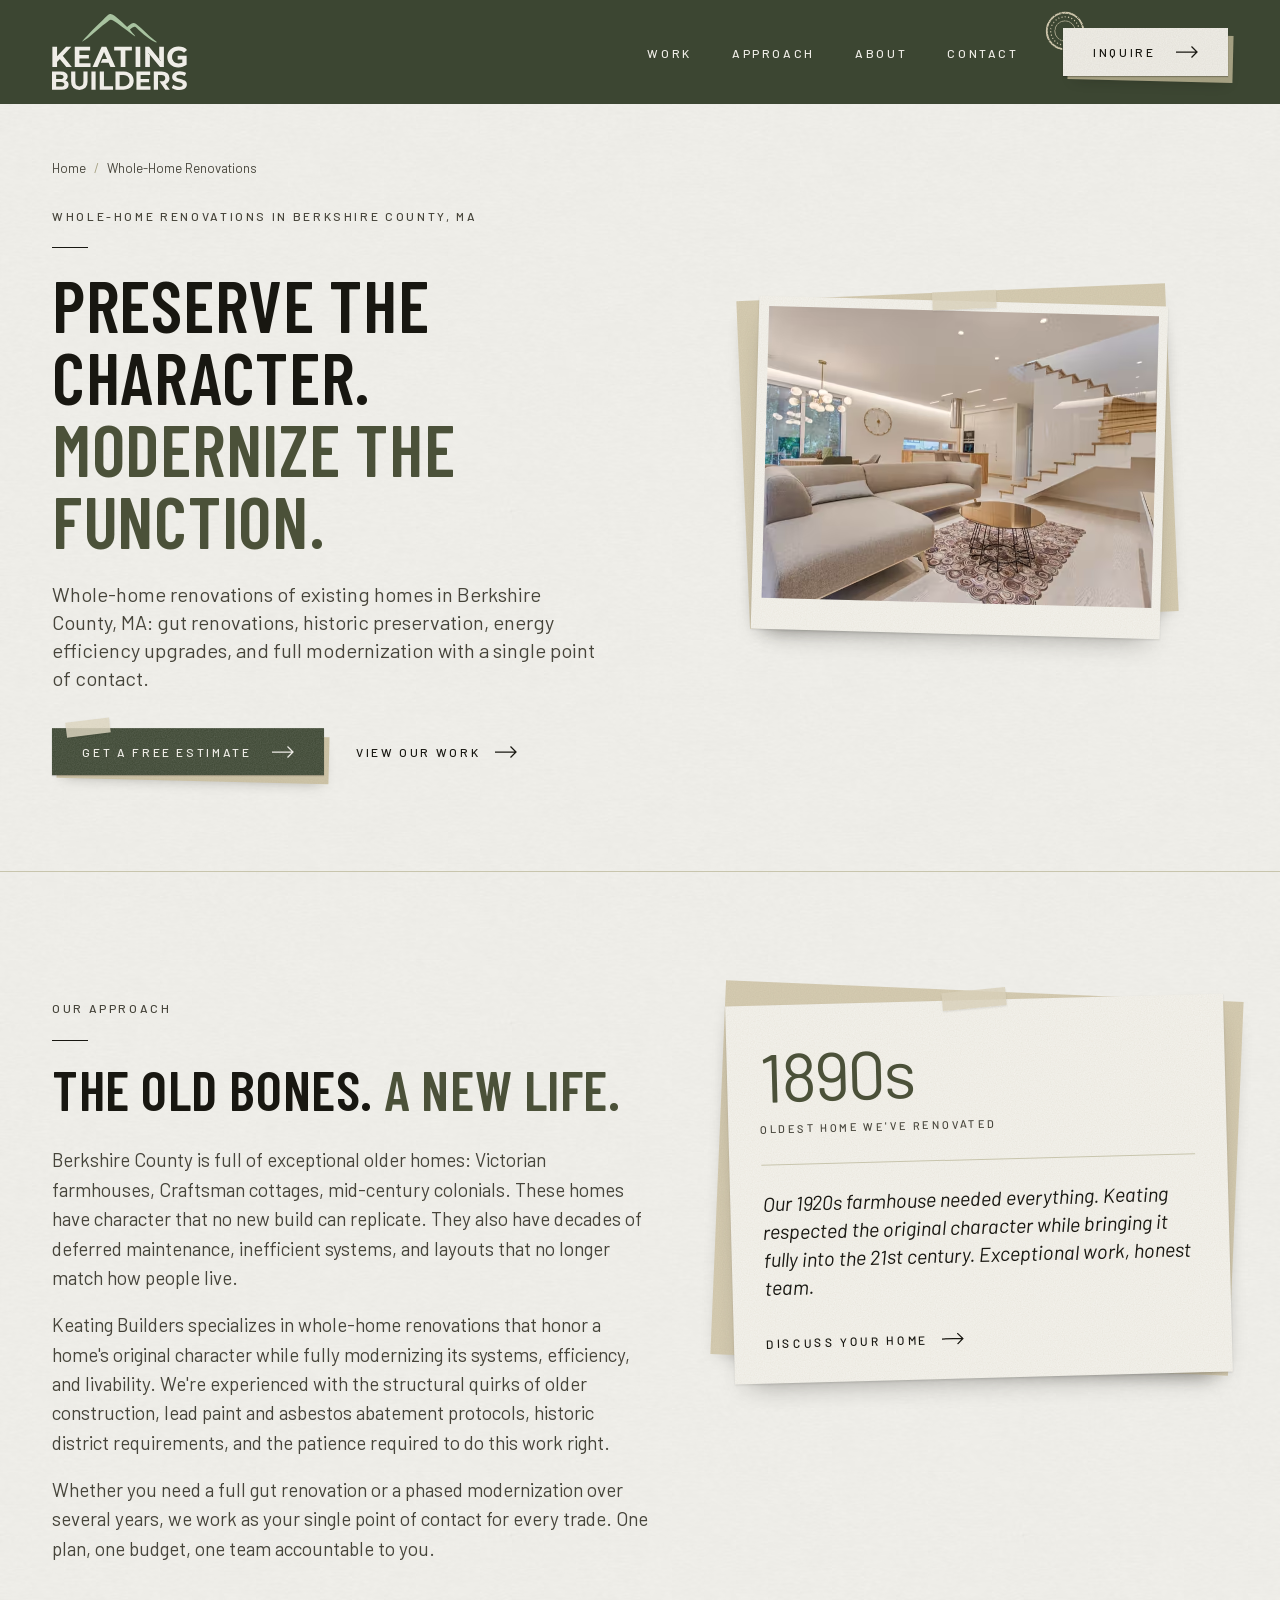
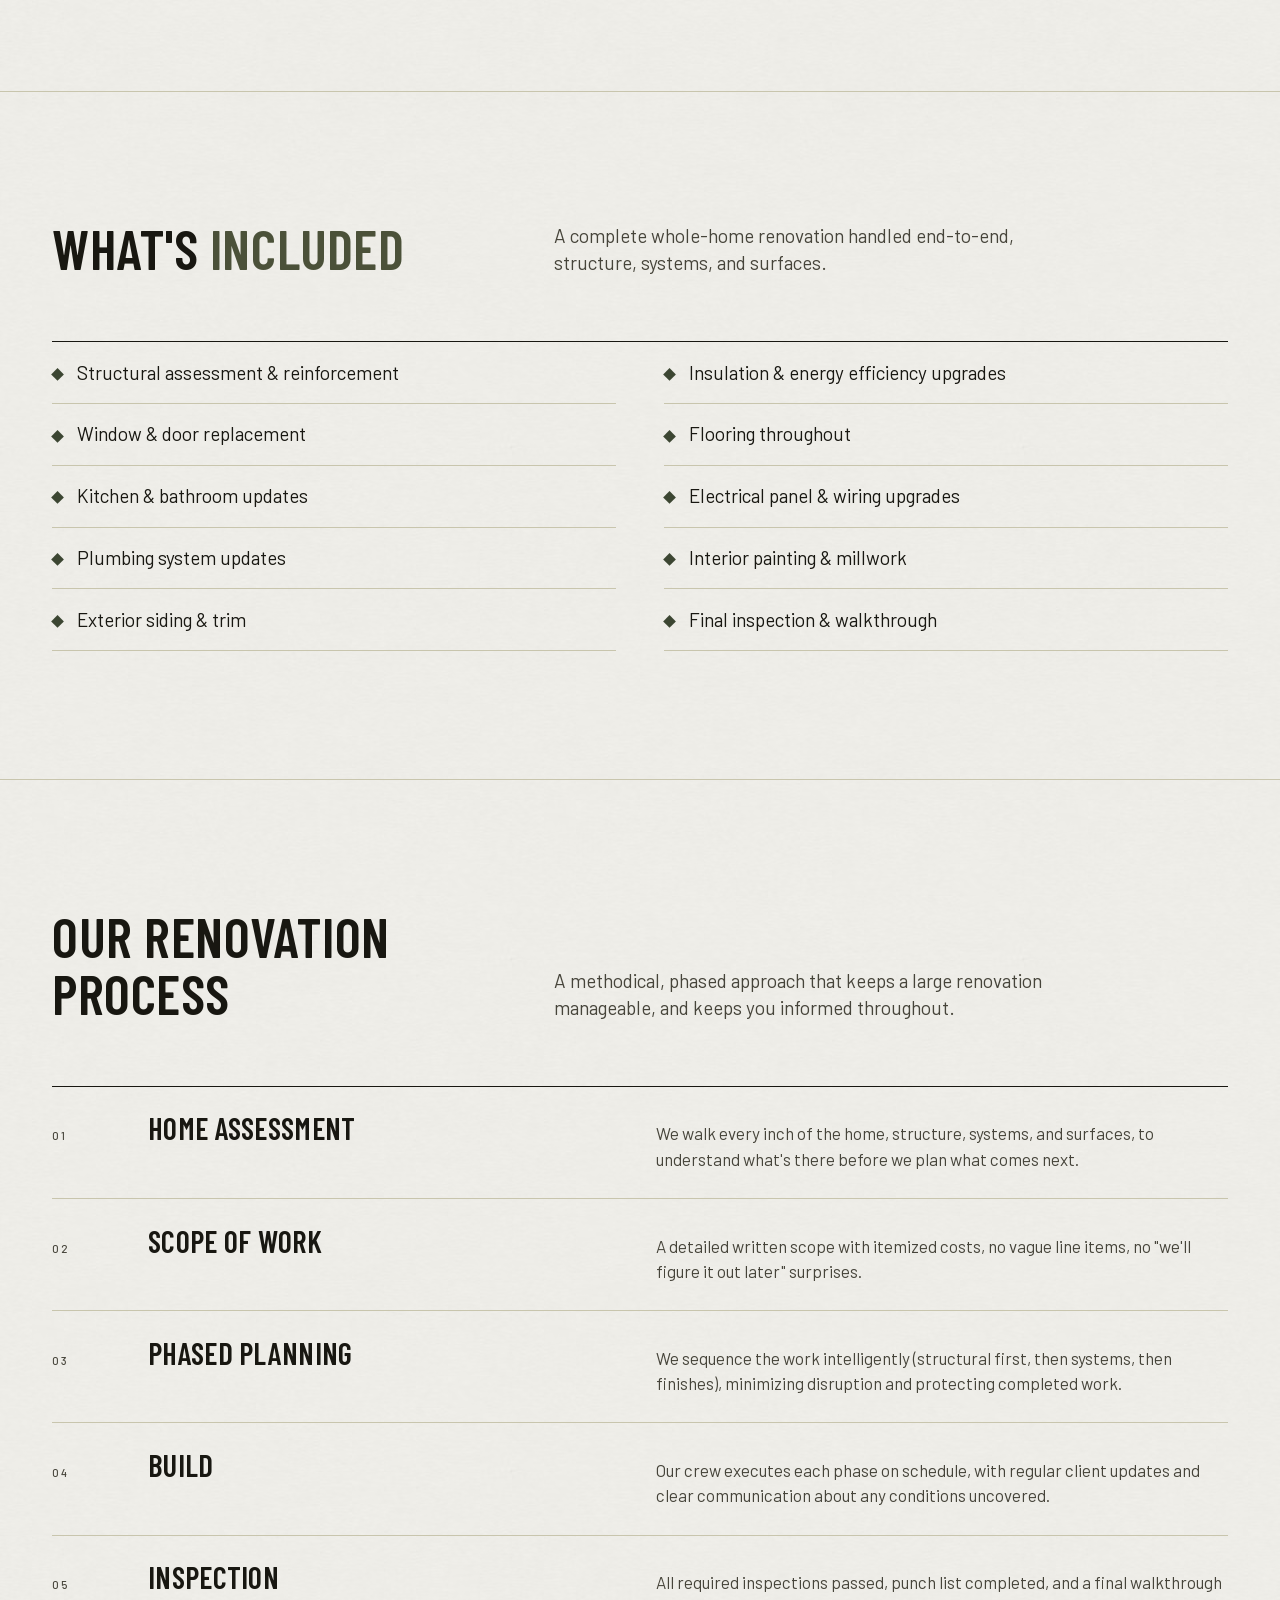
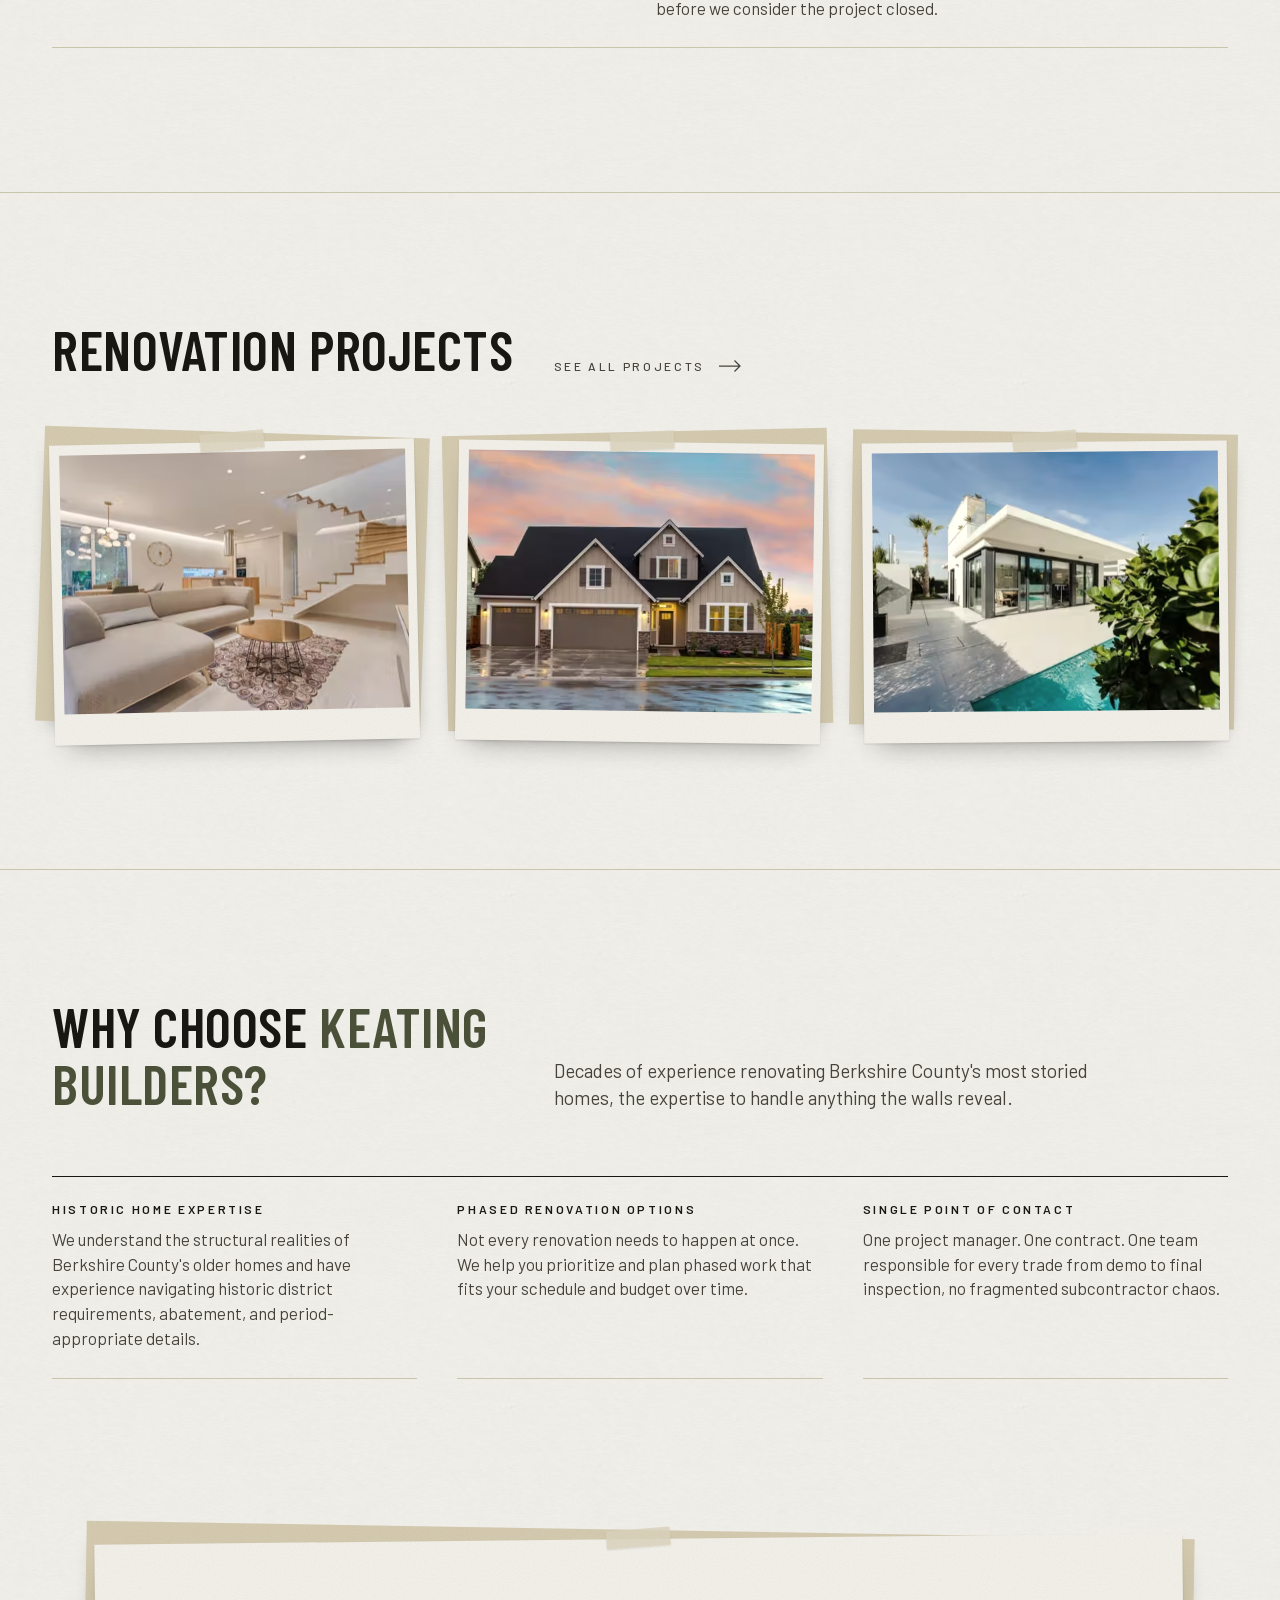
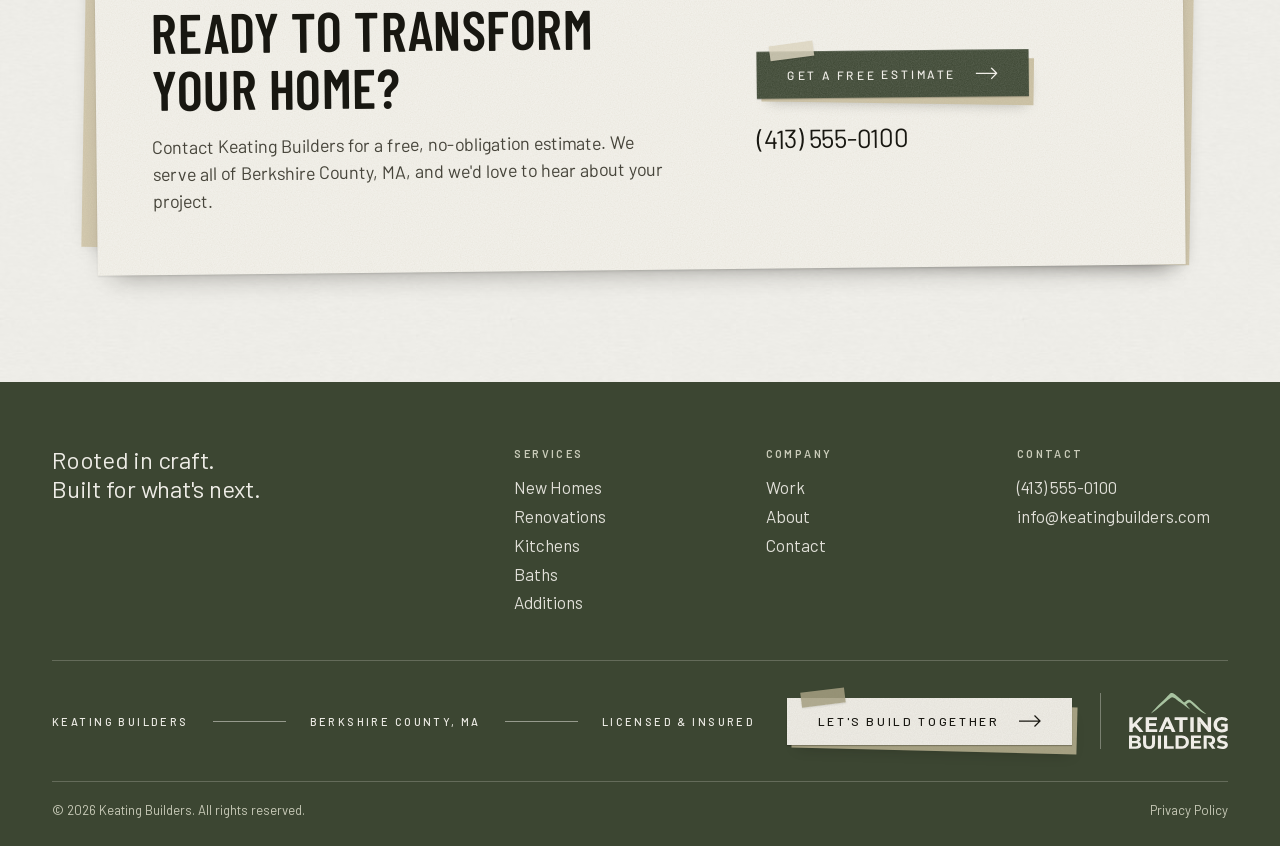
<file: services/renovations.html>
<!DOCTYPE html>
<html lang="en">
<head>
  <meta charset="UTF-8">
  <meta name="viewport" content="width=device-width, initial-scale=1.0">
  <meta name="theme-color" content="#3c4632">

  <title>Home Renovations in Berkshire County, MA | Keating Builders</title>
  <meta name="description" content="Whole-home renovations in Berkshire County, MA, from gut renovations to historic farmhouse restoration. One team, one plan. Request a free estimate.">
  <link rel="canonical" href="https://keatingbuilders.com/services/renovations.html">

  <meta property="og:type" content="website">
  <meta property="og:site_name" content="Keating Builders">
  <meta property="og:url" content="https://keatingbuilders.com/services/renovations.html">
  <meta property="og:title" content="Home Renovations in Berkshire County, MA | Keating Builders">
  <meta property="og:description" content="Preserve the character. Modernize the function. Whole-Home Renovations in Berkshire County, MA.">
  <meta property="og:image" content="https://keatingbuilders.com/images/photos/project-renovation.jpg">
  <meta name="twitter:card" content="summary_large_image">
  <meta name="twitter:title" content="Home Renovations in Berkshire County, MA | Keating Builders">
  <meta name="twitter:description" content="Preserve the character. Modernize the function. Whole-Home Renovations in Berkshire County, MA.">

  <link rel="icon" type="image/x-icon" href="/favicon.ico">
  <link rel="icon" type="image/png" sizes="32x32" href="/images/logos/favicon-32.png">
  <link rel="icon" type="image/png" sizes="16x16" href="/images/logos/favicon-16.png">
  <link rel="apple-touch-icon" sizes="180x180" href="/images/logos/apple-touch-icon.png">

  <link rel="preload" href="/fonts/barlow-condensed-latin-600.woff2" as="font" type="font/woff2" crossorigin>
  <link rel="preload" href="/fonts/barlow-latin-400.woff2" as="font" type="font/woff2" crossorigin>
  <link rel="stylesheet" href="/css/site.css">

  <script type="application/ld+json">
  {
    "@context": "https://schema.org",
    "@type": "GeneralContractor",
    "@id": "https://keatingbuilders.com/#business",
    "name": "Keating Builders",
    "description": "Full-service construction company in Berkshire County, MA specializing in custom new homes, kitchen renovations, bathroom remodels, additions, and whole-home renovations.",
    "slogan": "Building the future, rebuilding the past.",
    "url": "https://keatingbuilders.com",
    "telephone": "+1-413-555-0100",
    "email": "info@keatingbuilders.com",
    "image": "https://keatingbuilders.com/images/photos/custom-stone-cedar-home-berkshire-county.jpg",
    "logo": "https://keatingbuilders.com/images/logos/keating-builders-logo.png",
    "priceRange": "$$",
    "areaServed": {
      "@type": "AdministrativeArea",
      "name": "Berkshire County, MA"
    },
    "hasMap": "https://maps.google.com/?q=Berkshire+County+MA",
    "openingHoursSpecification": [
      {
        "@type": "OpeningHoursSpecification",
        "dayOfWeek": [
          "Monday",
          "Tuesday",
          "Wednesday",
          "Thursday",
          "Friday"
        ],
        "opens": "07:00",
        "closes": "17:00"
      }
    ],
    "hasOfferCatalog": {
      "@type": "OfferCatalog",
      "name": "Construction Services",
      "itemListElement": [
        {
          "@type": "Offer",
          "itemOffered": {
            "@type": "Service",
            "name": "Custom New Home Construction",
            "url": "https://keatingbuilders.com/services/new-homes.html"
          }
        },
        {
          "@type": "Offer",
          "itemOffered": {
            "@type": "Service",
            "name": "Whole-Home Renovations",
            "url": "https://keatingbuilders.com/services/renovations.html"
          }
        },
        {
          "@type": "Offer",
          "itemOffered": {
            "@type": "Service",
            "name": "Kitchen Renovations",
            "url": "https://keatingbuilders.com/services/kitchens.html"
          }
        },
        {
          "@type": "Offer",
          "itemOffered": {
            "@type": "Service",
            "name": "Bathroom Remodels",
            "url": "https://keatingbuilders.com/services/baths.html"
          }
        },
        {
          "@type": "Offer",
          "itemOffered": {
            "@type": "Service",
            "name": "Home Additions",
            "url": "https://keatingbuilders.com/services/additions.html"
          }
        }
      ]
    }
  }
  </script>
  <script type="application/ld+json">
  {
    "@context": "https://schema.org",
    "@type": "Service",
    "name": "Whole-Home Renovations",
    "serviceType": "Whole-Home Renovations",
    "description": "Whole-home renovations of existing homes in Berkshire County, MA, gut renovations, historic preservation, energy efficiency upgrades, and full modernization with a single point of contact.",
    "provider": {
      "@id": "https://keatingbuilders.com/#business"
    },
    "areaServed": {
      "@type": "AdministrativeArea",
      "name": "Berkshire County, MA"
    },
    "url": "https://keatingbuilders.com/services/renovations.html"
  }
  </script>
  <script type="application/ld+json">
  {
    "@context": "https://schema.org",
    "@type": "BreadcrumbList",
    "itemListElement": [
      {
        "@type": "ListItem",
        "position": 1,
        "name": "Home",
        "item": "https://keatingbuilders.com/"
      },
      {
        "@type": "ListItem",
        "position": 2,
        "name": "Whole-Home Renovations",
        "item": "https://keatingbuilders.com/services/renovations.html"
      }
    ]
  }
  </script>
</head>

<body>
  <a class="skip-link" href="#main">Skip to main content</a>

  <header class="site-header">
    <a href="/" class="site-header__logo" aria-label="Keating Builders home">
      <img src="/images/logos/keating-builders-logo-compact-light-flat.svg" alt="Keating Builders" width="459" height="259">
    </a>

    <nav class="site-nav" aria-label="Primary">
      <ul role="list">
        <li><a class="label" href="/projects.html">Work</a></li>
        <li><a class="label" href="/#approach">Approach</a></li>
        <li><a class="label" href="/about.html">About</a></li>
        <li><a class="label" href="/contact.html">Contact</a></li>
      </ul>
    </nav>

    <a href="/contact.html" class="btn btn--light btn--seal site-header__cta">
      Inquire
      <svg viewBox="0 0 22 12" fill="none" stroke="currentColor" stroke-width="1.25" aria-hidden="true"><path d="M0 6h21M15.5 .5 21 6l-5.5 5.5"/></svg>
    </a>

    <button class="site-header__toggle" type="button" aria-expanded="false" aria-controls="mobile-nav" aria-label="Open menu">
      <span class="site-header__toggle-bars" aria-hidden="true"><span></span><span></span><span></span></span>
    </button>
  </header>

  <svg class="ink-defs" aria-hidden="true" focusable="false">
    <filter id="ink" x="-10%" y="-10%" width="120%" height="120%">
      <feTurbulence type="fractalNoise" baseFrequency=".9" numOctaves="2" seed="3" result="wobble"/>
      <feDisplacementMap in="SourceGraphic" in2="wobble" scale="1" xChannelSelector="R" yChannelSelector="G" result="rough"/>
      <feTurbulence type="fractalNoise" baseFrequency="1.4" numOctaves="1" seed="11" result="grain"/>
      <feColorMatrix in="grain" type="matrix" values="0 0 0 0 0  0 0 0 0 0  0 0 0 0 0  0 0 0 -3.2 2.65" result="voids"/>
      <feComposite in="rough" in2="voids" operator="in"/>
    </filter>
    <filter id="ink-fine" x="-5%" y="-10%" width="110%" height="120%">
      <feTurbulence type="fractalNoise" baseFrequency="1.1" numOctaves="1" seed="5" result="wobble"/>
      <feDisplacementMap in="SourceGraphic" in2="wobble" scale=".45" xChannelSelector="R" yChannelSelector="G" result="rough"/>
      <feTurbulence type="fractalNoise" baseFrequency="1.6" numOctaves="1" seed="17" result="grain"/>
      <feColorMatrix in="grain" type="matrix" values="0 0 0 0 0  0 0 0 0 0  0 0 0 0 0  0 0 0 -2.6 2.45" result="voids"/>
      <feComposite in="rough" in2="voids" operator="in"/>
    </filter>
  </svg>

  <nav class="mobile-nav" id="mobile-nav" aria-label="Mobile">
    <div class="mobile-nav__inner">
      <ul class="mobile-nav__primary" role="list">
        <li><a href="/projects.html"><span class="mobile-nav__text">Work</span><svg viewBox="0 0 22 12" fill="none" stroke="currentColor" stroke-width="1.25" aria-hidden="true"><path d="M0 6h21M15.5 .5 21 6l-5.5 5.5"/></svg></a></li>
        <li><a href="/#approach"><span class="mobile-nav__text">Approach</span><svg viewBox="0 0 22 12" fill="none" stroke="currentColor" stroke-width="1.25" aria-hidden="true"><path d="M0 6h21M15.5 .5 21 6l-5.5 5.5"/></svg></a></li>
        <li><a href="/about.html"><span class="mobile-nav__text">About</span><svg viewBox="0 0 22 12" fill="none" stroke="currentColor" stroke-width="1.25" aria-hidden="true"><path d="M0 6h21M15.5 .5 21 6l-5.5 5.5"/></svg></a></li>
        <li><a href="/contact.html"><span class="mobile-nav__text">Contact</span><svg viewBox="0 0 22 12" fill="none" stroke="currentColor" stroke-width="1.25" aria-hidden="true"><path d="M0 6h21M15.5 .5 21 6l-5.5 5.5"/></svg></a></li>
      </ul>

      <div class="mobile-nav__slip">
        <p class="label mobile-nav__svc-label">Services</p>
        <ul class="mobile-nav__svc" role="list">
          <li><a href="/services/new-homes.html"><span class="mobile-nav__ink"><svg viewBox="0 0 24 24" fill="none" stroke="currentColor" stroke-width="1.7" stroke-linecap="round" stroke-linejoin="round" aria-hidden="true"><path d="M3.5 11 12 4l8.5 7"/><path d="M6 9.5V20h12V9.5"/><path d="M10 20v-5h4v5"/></svg><span>New Homes</span></span></a></li>
          <li><a href="/services/renovations.html"><span class="mobile-nav__ink"><svg viewBox="0 0 24 24" fill="none" stroke="currentColor" stroke-width="1.7" stroke-linecap="round" stroke-linejoin="round" aria-hidden="true"><path d="m5 19.5 8.2-8.2"/><path d="m10.6 8.6 4.3-4.3 5 5-2 2-2.6-2.6-2.4 2.4z"/></svg><span>Renovations</span></span></a></li>
          <li><a href="/services/kitchens.html"><span class="mobile-nav__ink"><svg viewBox="0 0 24 24" fill="none" stroke="currentColor" stroke-width="1.7" stroke-linecap="round" stroke-linejoin="round" aria-hidden="true"><path d="M3.5 13h17"/><path d="M5 13v1.2a4.8 4.8 0 0 0 4.8 4.8h4.4a4.8 4.8 0 0 0 4.8-4.8V13"/><path d="M12 13V7.5a2.5 2.5 0 0 1 5 0v.8"/></svg><span>Kitchens</span></span></a></li>
          <li><a href="/services/baths.html"><span class="mobile-nav__ink"><svg viewBox="0 1 24 24" fill="none" stroke="currentColor" stroke-width="1.7" stroke-linecap="round" stroke-linejoin="round" aria-hidden="true"><path d="M3 12h18"/><path d="M4.5 12v1.8A5.2 5.2 0 0 0 9.7 19h4.6a5.2 5.2 0 0 0 5.2-5.2V12"/><path d="m8 19-1 2m10-2 1 2"/><path d="M6.5 12V7a2 2 0 0 1 4 0"/></svg><span>Baths</span></span></a></li>
          <li><a href="/services/additions.html"><span class="mobile-nav__ink"><svg viewBox="0 1.5 24 24" fill="none" stroke="currentColor" stroke-width="1.7" stroke-linecap="round" stroke-linejoin="round" aria-hidden="true"><path d="M2.5 20h19"/><path d="M4 20v-8.5l5.5-4.5 5.5 4.5V20"/><path d="M15 20h5.5v-6H15"/><path d="M17.75 15.5v3M16.25 17h3"/></svg><span>Additions</span></span></a></li>
        </ul>
      </div>

      <div class="mobile-nav__foot">
        <a href="/contact.html" class="btn btn--light btn--seal">
          Inquire
          <svg viewBox="0 0 22 12" fill="none" stroke="currentColor" stroke-width="1.25" aria-hidden="true"><path d="M0 6h21M15.5 .5 21 6l-5.5 5.5"/></svg>
        </a>
        <a class="mobile-nav__phone" href="tel:+14135550100">(413) 555-0100</a>
      </div>
    </div>
  </nav>

  <main id="main">
    <section class="page-hero" aria-labelledby="hero-heading">
      <div class="page-hero__copy rise">
        <nav class="crumbs" aria-label="Breadcrumb">
          <ol>
            <li><a href="/">Home</a></li>
            <li aria-current="page">Whole-Home Renovations</li>
          </ol>
        </nav>
        <h1 id="hero-heading">
          <span class="label eyebrow">Whole-Home Renovations <span class="eyebrow__place">in Berkshire County, MA</span><span class="sr-only">:</span></span>
          <span class="display">Preserve the character. <em>Modernize the function.</em></span>
        </h1>
        <p class="lede">Whole-home renovations of existing homes in Berkshire County, MA: gut renovations, historic preservation, energy efficiency upgrades, and full modernization with a single point of contact.</p>
        <div class="page-hero__actions">
          <a href="/contact.html" class="btn">
            Get a free estimate
            <svg viewBox="0 0 22 12" fill="none" stroke="currentColor" stroke-width="1.25" aria-hidden="true"><path d="M0 6h21M15.5 .5 21 6l-5.5 5.5"/></svg>
          </a>
          <a href="/projects.html" class="link-arrow">View our work <svg viewBox="0 0 22 12" fill="none" stroke="currentColor" stroke-width="1.25" aria-hidden="true"><path d="M0 6h21M15.5 .5 21 6l-5.5 5.5"/></svg></a>
        </div>
      </div>
      <div class="page-hero__media fade">
        <figure class="print paper">
          <div class="paper__sheet">
            <picture>
              <source type="image/avif" srcset="/images/photos/project-renovation-480w.avif 480w, /images/photos/project-renovation-800w.avif 800w, /images/photos/project-renovation-1200w.avif 1200w" sizes="(min-width: 900px) 40vw, 92vw">
              <img src="/images/photos/project-renovation.jpg" alt="1890s farmhouse whole-home renovation in Sheffield, MA" width="1400" height="900" loading="eager" fetchpriority="high">
            </picture>
          </div>
        </figure>
      </div>
    </section>

    <section class="section section--rule" aria-labelledby="intro-heading">
      <div class="split">
        <div>
          <p class="label eyebrow">Our Approach</p>
          <h2 id="intro-heading" class="h2">The Old Bones. <em>A New Life.</em></h2>
          <div class="body">
          <p>Berkshire County is full of exceptional older homes: Victorian farmhouses, Craftsman cottages, mid-century colonials. These homes have character that no new build can replicate. They also have decades of deferred maintenance, inefficient systems, and layouts that no longer match how people live.</p>
          <p>Keating Builders specializes in whole-home renovations that honor a home&#x27;s original character while fully modernizing its systems, efficiency, and livability. We&#x27;re experienced with the structural quirks of older construction, lead paint and asbestos abatement protocols, historic district requirements, and the patience required to do this work right.</p>
          <p>Whether you need a full gut renovation or a phased modernization over several years, we work as your single point of contact for every trade. One plan, one budget, one team accountable to you.</p>
          </div>
        </div>
        <aside class="note paper paper--left" aria-label="Whole-Home Renovations at a glance">
          <div class="paper__sheet">
            <span class="note__stat">1890s</span>
            <span class="label note__label">Oldest Home We&#x27;ve Renovated</span>
            <blockquote class="note__quote">Our 1920s farmhouse needed everything. Keating respected the original character while bringing it fully into the 21st century. Exceptional work, honest team.</blockquote>
            <a href="/contact.html" class="link-arrow">Discuss Your Home <svg viewBox="0 0 22 12" fill="none" stroke="currentColor" stroke-width="1.25" aria-hidden="true"><path d="M0 6h21M15.5 .5 21 6l-5.5 5.5"/></svg></a>
          </div>
        </aside>
      </div>
    </section>

    <section class="section section--rule" aria-labelledby="includes-heading">
      <div class="section__head">
        <h2 id="includes-heading">What's <em>included</em></h2>
        <p class="section__intro">A complete whole-home renovation handled end-to-end, structure, systems, and surfaces.</p>
      </div>
      <ul class="checklist" role="list">
          <li>Structural assessment &amp; reinforcement</li>
          <li>Insulation &amp; energy efficiency upgrades</li>
          <li>Window &amp; door replacement</li>
          <li>Flooring throughout</li>
          <li>Kitchen &amp; bathroom updates</li>
          <li>Electrical panel &amp; wiring upgrades</li>
          <li>Plumbing system updates</li>
          <li>Interior painting &amp; millwork</li>
          <li>Exterior siding &amp; trim</li>
          <li>Final inspection &amp; walkthrough</li>
      </ul>
    </section>

    <section class="section section--rule" aria-labelledby="process-heading">
      <div class="section__head">
        <h2 id="process-heading">Our Renovation Process</h2>
        <p class="section__intro">A methodical, phased approach that keeps a large renovation manageable, and keeps you informed throughout.</p>
      </div>
      <ol class="steps" role="list">
          <li>
            <span class="label steps__num">01</span>
            <h3>Home Assessment</h3>
            <p>We walk every inch of the home, structure, systems, and surfaces, to understand what&#x27;s there before we plan what comes next.</p>
          </li>
          <li>
            <span class="label steps__num">02</span>
            <h3>Scope of Work</h3>
            <p>A detailed written scope with itemized costs, no vague line items, no &quot;we&#x27;ll figure it out later&quot; surprises.</p>
          </li>
          <li>
            <span class="label steps__num">03</span>
            <h3>Phased Planning</h3>
            <p>We sequence the work intelligently (structural first, then systems, then finishes), minimizing disruption and protecting completed work.</p>
          </li>
          <li>
            <span class="label steps__num">04</span>
            <h3>Build</h3>
            <p>Our crew executes each phase on schedule, with regular client updates and clear communication about any conditions uncovered.</p>
          </li>
          <li>
            <span class="label steps__num">05</span>
            <h3>Inspection</h3>
            <p>All required inspections passed, punch list completed, and a final walkthrough before we consider the project closed.</p>
          </li>
      </ol>
    </section>

    <section class="section section--rule" aria-labelledby="gallery-heading">
      <div class="section__head">
        <h2 id="gallery-heading">Renovation Projects</h2>
        <p class="section__intro"><a class="link-arrow" href="/projects.html">See all projects <svg viewBox="0 0 22 12" fill="none" stroke="currentColor" stroke-width="1.25" aria-hidden="true"><path d="M0 6h21M15.5 .5 21 6l-5.5 5.5"/></svg></a></p>
      </div>
      <ul class="gallery" role="list">
        <li>
          <figure class="print paper">
            <div class="paper__sheet">
              <picture>
              <source type="image/avif" srcset="/images/photos/project-renovation-480w.avif 480w, /images/photos/project-renovation-800w.avif 800w, /images/photos/project-renovation-1200w.avif 1200w" sizes="(min-width: 1024px) 30vw, (min-width: 700px) 46vw, 92vw">
              <img src="/images/photos/project-renovation.jpg" alt="1890s farmhouse whole-home renovation in Sheffield, MA" width="1400" height="900" loading="lazy">
            </picture>
            </div>
          </figure>
        </li>
        <li>
          <figure class="print paper">
            <div class="paper__sheet">
              <picture>
              <source type="image/avif" srcset="/images/photos/project-new-home-480w.avif 480w, /images/photos/project-new-home-800w.avif 800w, /images/photos/project-new-home-1200w.avif 1200w" sizes="(min-width: 1024px) 30vw, (min-width: 700px) 46vw, 92vw">
              <img src="/images/photos/project-new-home.jpg" alt="Lakeside custom home, new construction in Lenox, MA" width="1400" height="933" loading="lazy">
            </picture>
            </div>
          </figure>
        </li>
        <li>
          <figure class="print paper">
            <div class="paper__sheet">
              <picture>
              <source type="image/avif" srcset="/images/photos/project-home-2-480w.avif 480w, /images/photos/project-home-2-800w.avif 800w, /images/photos/project-home-2-1200w.avif 1200w" sizes="(min-width: 1024px) 30vw, (min-width: 700px) 46vw, 92vw">
              <img src="/images/photos/project-home-2.jpg" alt="Hillside craftsman renovation in Lee, MA" width="1600" height="1067" loading="lazy">
            </picture>
            </div>
          </figure>
        </li>
      </ul>
    </section>

    <section class="section section--rule" aria-labelledby="why-heading">
      <div class="section__head">
        <h2 id="why-heading">Why choose <em>Keating Builders?</em></h2>
        <p class="section__intro">Decades of experience renovating Berkshire County&#x27;s most storied homes, the expertise to handle anything the walls reveal.</p>
      </div>
      <ul class="principles principles--3" role="list">
        <li>
          <h3 class="label">Historic Home Expertise</h3>
          <p>We understand the structural realities of Berkshire County&#x27;s older homes and have experience navigating historic district requirements, abatement, and period-appropriate details.</p>
        </li>
        <li>
          <h3 class="label">Phased Renovation Options</h3>
          <p>Not every renovation needs to happen at once. We help you prioritize and plan phased work that fits your schedule and budget over time.</p>
        </li>
        <li>
          <h3 class="label">Single Point of Contact</h3>
          <p>One project manager. One contract. One team responsible for every trade from demo to final inspection, no fragmented subcontractor chaos.</p>
        </li>
      </ul>
    </section>

    <section class="cta" aria-labelledby="cta-heading">
      <div class="paper">
        <div class="paper__sheet">
          <div>
            <h2 id="cta-heading" class="h2">Ready to Transform Your Home?</h2>
            <p class="cta__sub">Contact Keating Builders for a free, no-obligation estimate. We serve all of Berkshire County, MA, and we&#x27;d love to hear about your project.</p>
          </div>
          <div class="cta__actions">
            <a href="/contact.html" class="btn">
              Get a free estimate
              <svg viewBox="0 0 22 12" fill="none" stroke="currentColor" stroke-width="1.25" aria-hidden="true"><path d="M0 6h21M15.5 .5 21 6l-5.5 5.5"/></svg>
            </a>
            <a class="cta__phone" href="tel:+14135550100">(413) 555-0100</a>
          </div>
        </div>
      </div>
    </section>
  </main>

  <footer class="site-footer">
    <div class="site-footer__inner">
      <div class="site-footer__cols">
        <p class="site-footer__tag">Rooted in craft.<br>Built for what's next.</p>
        <nav aria-label="Services">
          <h2 class="label">Services</h2>
          <ul role="list">
            <li><a href="/services/new-homes.html">New Homes</a></li>
            <li><a href="/services/renovations.html">Renovations</a></li>
            <li><a href="/services/kitchens.html">Kitchens</a></li>
            <li><a href="/services/baths.html">Baths</a></li>
            <li><a href="/services/additions.html">Additions</a></li>
          </ul>
        </nav>
        <nav aria-label="Company">
          <h2 class="label">Company</h2>
          <ul role="list">
            <li><a href="/projects.html">Work</a></li>
            <li><a href="/about.html">About</a></li>
            <li><a href="/contact.html">Contact</a></li>
          </ul>
        </nav>
        <div>
          <h2 class="label">Contact</h2>
          <address>
            <a href="tel:+14135550100">(413) 555-0100</a>
            <a href="mailto:info@keatingbuilders.com">info@keatingbuilders.com</a>
          </address>
        </div>
      </div>

      <div class="band">
        <p class="label band__meta">
          <span>Keating Builders</span>
          <span class="band__rule" aria-hidden="true"></span>
          <span>Berkshire County, MA</span>
          <span class="band__rule" aria-hidden="true"></span>
          <span>Licensed &amp; Insured</span>
        </p>
        <div class="band__end">
          <a href="/contact.html" class="btn btn--light">
            Let's build together
            <svg viewBox="0 0 22 12" fill="none" stroke="currentColor" stroke-width="1.25" aria-hidden="true"><path d="M0 6h21M15.5 .5 21 6l-5.5 5.5"/></svg>
          </a>
          <a href="/" class="band__logo" aria-label="Keating Builders home">
            <img src="/images/logos/keating-builders-logo-compact-light-flat.svg" alt="Keating Builders" width="459" height="259" loading="lazy">
          </a>
        </div>
      </div>

      <div class="band__legal">
        <p>&copy; <span id="year">2026</span> Keating Builders. All rights reserved.</p>
        <a href="/privacy.html">Privacy Policy</a>
      </div>
    </div>
  </footer>

  <script src="/js/site.js" defer></script>
</body>
</html>
</file>
<file: css/site.css>
/* Keating Builders shared styles (all pages). Page-specific rules live in each page's inline <style>. */

/* ─── Fonts (self-hosted, OFL) ─── */
@font-face { font-family: 'Barlow'; font-style: normal; font-weight: 400; font-display: swap; src: url('/fonts/barlow-latin-400.woff2') format('woff2'); }
@font-face { font-family: 'Barlow'; font-style: italic; font-weight: 400; font-display: swap; src: url('/fonts/barlow-latin-400-italic.woff2') format('woff2'); }
@font-face { font-family: 'Barlow'; font-style: normal; font-weight: 500; font-display: swap; src: url('/fonts/barlow-latin-500.woff2') format('woff2'); }
@font-face { font-family: 'Barlow'; font-style: normal; font-weight: 600; font-display: swap; src: url('/fonts/barlow-latin-600.woff2') format('woff2'); }
@font-face { font-family: 'Barlow Condensed'; font-style: normal; font-weight: 500; font-display: swap; src: url('/fonts/barlow-condensed-latin-500.woff2') format('woff2'); }
@font-face { font-family: 'Barlow Condensed'; font-style: normal; font-weight: 600; font-display: swap; src: url('/fonts/barlow-condensed-latin-600.woff2') format('woff2'); }
@font-face { font-family: 'Barlow Condensed'; font-style: normal; font-weight: 700; font-display: swap; src: url('/fonts/barlow-condensed-latin-700.woff2') format('woff2'); }

/* ─── Tokens ─── */
:root {
  --color-cream:      #efede7;
  --color-card:       #e9e6dd;
  --color-dark:       #181711;
  --color-ink-soft:   #46443a;
  --color-olive:      #3c4632;
  --color-olive-dark: #2c3424;
  --color-olive-text: #4b5139;
  --color-stone:      #a7a284;
  --color-rule:       #c8c5ad;
  --color-scrap:      #e9e5da; /* base tone of the fibrous collage paper */
  --color-tan:        #e8dfcc; /* homepage preloader drafting paper */

  --font-display: 'Barlow Condensed', 'Arial Narrow', sans-serif; /* headings: signage caps */
  --font-sans:    'Barlow', system-ui, -apple-system, sans-serif;    /* body, labels, UI */

  --track-wide: .22em;
  --gutter: 1rem;
  --header-h: 76px;
  --shingle-drop: 0px; /* how far the mobile logo sign hangs below the bar */
  --ease: cubic-bezier(.2,.7,.2,1);
}
@media (min-width: 640px)  { :root { --gutter: 1.5rem; } }
@media (min-width: 1024px) { :root { --gutter: 2.5rem; --header-h: 104px; } }
@media (min-width: 1280px) { :root { --gutter: 3.25rem; } }

/* ─── Reset ─── */
*, *::before, *::after { box-sizing: border-box; }
html, body { overflow-x: clip; }
html { -webkit-text-size-adjust: 100%; scroll-behavior: smooth; scroll-padding-top: calc(var(--header-h) + 1rem); } /* in-page links land below the sticky header */
body {
  margin: 0;
  font-family: var(--font-sans);
  color: var(--color-dark);
  background-color: var(--color-cream);
  background-image: url('/images/graphics/paper-grain.jpg');
  background-image: image-set(url('/images/graphics/paper-grain-512w.avif') type('image/avif'), url('/images/graphics/paper-grain.jpg') type('image/jpeg'));
  background-size: 512px;
  -webkit-font-smoothing: antialiased;
  text-rendering: optimizeLegibility;
}
img, video { max-width: 100%; display: block; }
picture { display: contents; }
h1, h2, h3, p, ul { margin: 0; }
a { color: inherit; }
:focus-visible { outline: 2px solid var(--color-olive); outline-offset: 3px; }
.site-header :focus-visible, .mobile-nav :focus-visible, .site-footer :focus-visible { outline-color: var(--color-cream); }
.sr-only { position: absolute; width: 1px; height: 1px; padding: 0; margin: -1px; overflow: hidden; clip: rect(0,0,0,0); white-space: nowrap; border: 0; }
.skip-link { position: absolute; left: 1rem; top: -100px; z-index: 100; background: var(--color-olive); color: var(--color-cream); padding: .75rem 1rem; font: 500 .8125rem var(--font-sans); }
.skip-link:focus { top: 1rem; }

/* ─── Shared label + button ─── */
.label {
  font: 500 .75rem/1.4 var(--font-sans);
  letter-spacing: var(--track-wide);
  text-transform: uppercase;
}
/* Scrapbook button: grained paper face, offset backing sheet, strip of tape.
   No transform/z-index on .btn itself, so the z-index:-1 backing stays behind the face. */
:root { --grain-light: url("data:image/svg+xml,%3Csvg xmlns='http://www.w3.org/2000/svg' width='160' height='160'%3E%3Cfilter id='n'%3E%3CfeTurbulence type='fractalNoise' baseFrequency='.85' numOctaves='2' stitchTiles='stitch'/%3E%3CfeColorMatrix values='0 0 0 0 1 0 0 0 0 1 0 0 0 0 1 0 0 0 .14 0'/%3E%3C/filter%3E%3Crect width='100%25' height='100%25' filter='url(%23n)'/%3E%3C/svg%3E"); --grain-dark: url("data:image/svg+xml,%3Csvg xmlns='http://www.w3.org/2000/svg' width='160' height='160'%3E%3Cfilter id='n'%3E%3CfeTurbulence type='fractalNoise' baseFrequency='.85' numOctaves='2' stitchTiles='stitch'/%3E%3CfeColorMatrix values='0 0 0 0 .2 0 0 0 0 .18 0 0 0 0 .1 0 0 0 .1 0'/%3E%3C/filter%3E%3Crect width='100%25' height='100%25' filter='url(%23n)'/%3E%3C/svg%3E"); }
.btn {
  position: relative;
  display: inline-flex; align-items: center; gap: 1.25rem;
  padding: 1.1rem 1.9rem;
  font: 500 .75rem/1 var(--font-sans);
  letter-spacing: var(--track-wide);
  text-transform: uppercase;
  text-decoration: none;
  color: var(--color-cream);
  background: var(--grain-light) var(--color-olive);
  box-shadow: inset 0 1px 0 rgba(239,237,231,.12), 0 1px 1px rgba(24,23,17,.25);
  transition: background-color .25s ease;
}
.btn::after {
  content: ''; position: absolute; inset: 0; z-index: -1;
  background: var(--grain-dark) #cfc5a9;
  transform: translate(5px, 6px) rotate(1.4deg);
  box-shadow: 0 6px 14px -8px rgba(24,23,17,.35);
  transition: transform .35s var(--ease);
}
.btn::before {
  content: ''; position: absolute; top: -.5rem; left: .85rem;
  width: 2.75rem; height: .95rem;
  background: var(--grain-dark) rgba(226,219,198,.82);
  transform: rotate(-7deg);
  box-shadow: 0 1px 2px rgba(24,23,17,.12);
  pointer-events: none;
}
.btn:hover { background-color: var(--color-olive-dark); }
.btn:hover::after { transform: translate(8px, 9px) rotate(2.2deg); }
.btn svg { width: 22px; height: 12px; flex: none; transition: transform .3s var(--ease); }
.btn:hover svg { transform: translateX(4px); }
.btn--light { color: var(--color-dark); background: var(--grain-dark) var(--color-cream); box-shadow: 0 1px 1px rgba(24,23,17,.3); }
.btn--light:hover { background-color: #f7f5ef; }
.btn--light::after { background: var(--grain-dark) var(--color-stone); }
.btn--light::before { background: var(--grain-dark) rgba(167,162,132,.85); }
.btn--no-tape::before { display: none; }
/* Ink seal tucked behind the face and the kraft sheet, peeking out where the tape would be; turns slowly.
   z-index -2 sits under the backing sheet (-1); the button itself has no z-index, so both stay behind the face. */
.btn--seal::before {
  top: -1.15rem; left: -1.15rem; width: 2.6rem; height: 2.6rem; z-index: -2;
  background: url("data:image/svg+xml,%3Csvg xmlns='http://www.w3.org/2000/svg' viewBox='0 0 40 40' fill='none' stroke='%23dcd2b8'%3E%3Ccircle cx='20' cy='20' r='17.2' stroke-width='1.8'/%3E%3Ccircle cx='20' cy='20' r='13.4' stroke-width='1.3' stroke-dasharray='.1 3.05' stroke-linecap='round'/%3E%3Ccircle cx='20' cy='20' r='9.6' stroke-width='.7'/%3E%3C/svg%3E") center / contain no-repeat;
  box-shadow: none; transform: none;
  opacity: .9; filter: url(#ink);
  animation: seal-turn 30s linear infinite;
}
@keyframes seal-turn { to { transform: rotate(360deg); } }
@media (prefers-reduced-motion: reduce) { .btn--seal::before { animation: none; } }

/* ─── Header ─── */
.site-header {
  position: sticky; top: 0; z-index: 20; /* always visible */
  display: flex; align-items: center; justify-content: space-between;
  height: var(--header-h);
  padding: 0 var(--gutter);
  max-width: 1440px; margin: 0 auto;
  color: var(--color-cream);
  background: var(--color-olive);
  /* full-bleed background while content stays in the 1440px column */
  box-shadow: 0 0 0 100vmax var(--color-olive);
  clip-path: inset(0 -100vmax);
}
.site-header__logo { display: block; }
.site-header__logo img { height: 56px; width: auto; }
@media (min-width: 1024px) { .site-header__logo img { height: 76px; } }
.site-nav { display: none; }
.site-nav ul { display: flex; gap: 2.5rem; list-style: none; padding: 0; }
.site-nav a {
  display: inline-block; text-decoration: none;
  margin: -.6rem -.75rem; padding: .6rem .75rem;
  position: relative;
}
.site-nav a::after {
  content: ''; position: absolute; left: .75rem; right: .75rem; bottom: .35rem;
  height: 1px; background: currentColor;
  transform: scaleX(0); transform-origin: left; transition: transform .3s var(--ease);
}
.site-nav a:hover::after, .site-nav a:focus-visible::after { transform: scaleX(1); }
.site-header__cta { display: none; }
/* Hamburger: a framed MENU button echoing the logo sign's inset hairline frame, so the two ends
   of the bar read as a pair. Label comes from CSS (MENU / CLOSE); screen readers use aria-label. */
.site-header__toggle {
  position: relative;
  display: flex; align-items: center; gap: 10px;
  height: 40px; padding: 0 12px;
  color: var(--color-cream); cursor: pointer;
  background: none;
  border: 1px solid rgba(239, 237, 231, .32);
  font: 500 .6875rem/1 var(--font-sans); letter-spacing: var(--track-wide); text-transform: uppercase;
  transition: border-color .3s ease, background-color .3s ease;
}
.site-header__toggle::before { content: 'Menu'; min-width: 3.7em; text-align: right; }
.nav-open .site-header__toggle::before { content: 'Close'; }
.site-header__toggle::after { content: ''; position: absolute; inset: -4px; } /* 48px-tall tap target */
.site-header__toggle:hover { border-color: rgba(239, 237, 231, .6); background-color: rgba(239, 237, 231, .06); }
.site-header__toggle:active { background-color: rgba(239, 237, 231, .12); }
.site-header__toggle-bars { display: grid; gap: 5px; width: 20px; }
.site-header__toggle-bars > span {
  display: block; height: 1.6px; border-radius: 1px; background: currentColor; justify-self: start;
  transition: transform .4s var(--ease), opacity .25s ease, width .4s var(--ease);
}
.site-header__toggle-bars > span:nth-child(1) { width: 20px; transform: rotate(-2deg); }
.site-header__toggle-bars > span:nth-child(2) { width: 14px; transform: rotate(1.5deg); }
.site-header__toggle-bars > span:nth-child(3) { width: 17px; transform: rotate(-1deg); }
.site-header__toggle:hover .site-header__toggle-bars > span:nth-child(2) { width: 20px; }
.nav-open .site-header__toggle-bars > span:nth-child(1) { width: 21px; transform: translateY(6.6px) rotate(43deg); }
.nav-open .site-header__toggle-bars > span:nth-child(2) { opacity: 0; transform: scaleX(0); }
.nav-open .site-header__toggle-bars > span:nth-child(3) { width: 21px; transform: translateY(-6.6px) rotate(-46deg); }
.site-header__toggle:focus-visible { outline-color: var(--color-cream); outline-offset: 5px; }
/* Mobile header: a slim bar with the logo on a hanging sign board (a builder's shingle),
   so the stacked logo gets room without making the whole bar tall. */
@media (max-width: 959px) {
  :root { --header-h: 56px; --shingle-drop: 26px; }
  .site-header { box-shadow: none; clip-path: none; } /* full-bleed trick not needed below 960px, and it would clip the sign */
  .site-header__logo {
    position: absolute; left: var(--gutter); top: 0; z-index: 1;
    padding: 10px 14px 12px;
    background: var(--grain-light) var(--color-olive);
    box-shadow: 0 10px 16px -8px rgba(24, 23, 17, .45);
  }
  .site-header__logo::after {
    content: ''; position: absolute; inset: 5px; pointer-events: none;
    border: 1px solid rgba(239, 237, 231, .22);
  }
  .site-header__logo img { height: 60px; }
  .site-header__toggle { margin-left: auto; }
  main { padding-top: var(--shingle-drop); }
  /* once scrolled, the sign tucks up into the bar (transform only) so it never covers content */
  .site-header { transition: box-shadow .3s ease; }
  .site-header__logo { transform-origin: 0 0; transition: transform .35s var(--ease), box-shadow .35s var(--ease); }
  .is-scrolled .site-header { box-shadow: 0 6px 14px -10px rgba(24, 23, 17, .55); }
  .is-scrolled .site-header__logo { transform: translateY(3px) scale(.62); box-shadow: none; }
}
@media (max-width: 959px) and (prefers-reduced-motion: reduce) {
  .site-header, .site-header__logo { transition: none; }
}
@media (min-width: 960px) {
  .site-nav { display: block; margin-left: auto; margin-right: 2.75rem; }
  .site-header__cta { display: inline-flex; }
  .site-header__toggle { display: none; }
}

/* Mobile menu: full-screen olive sheet under a pinned header.
   Fully display:none while closed (iOS Safari translucent-chrome rule); JS handles display + timing. */
.nav-lock { overflow: hidden; padding-top: var(--header-h); } /* holds the pinned header's space: no content jump on open/close */
.nav-lock .site-header { position: fixed; top: 0; left: 0; right: 0; }
.mobile-nav {
  position: fixed; inset: 0 0 auto 0; z-index: 15;
  height: 100vh;
  height: 100dvh; /* dynamic viewport: excludes the mobile browser's URL bar */
  display: none;
  overflow-y: auto; overscroll-behavior: contain;
  padding: calc(var(--header-h) + var(--shingle-drop) + 1rem) var(--gutter) calc(.75rem + env(safe-area-inset-bottom));
  color: var(--color-cream);
  background: var(--grain-light) var(--color-olive);
  clip-path: inset(0 0 100% 0);
  transition: clip-path .5s var(--ease);
}
.mobile-nav.is-open { clip-path: inset(0 0 0 0); }
.mobile-nav__inner { display: flex; flex-direction: column; gap: 1.25rem; min-height: 100%; max-width: 36rem; }
.mobile-nav a { text-decoration: none; }

/* Primary links: torn scraps of the same fibrous paper as the hero collage */
.mobile-nav__primary { list-style: none; padding: 0; display: grid; gap: .5rem; }
.mobile-nav__primary li { filter: drop-shadow(0 5px 7px rgba(0,0,0,.2)); }
.mobile-nav__primary li:nth-child(odd)  { margin-right: .6rem; }
.mobile-nav__primary li:nth-child(even) { margin-left: .6rem; }
.mobile-nav__primary a {
  display: grid; grid-template-columns: 1fr auto; align-items: center; gap: 1rem;
  padding: .75rem 1.25rem .85rem;
  color: var(--color-dark);
  background: var(--color-scrap) url('/images/graphics/fibrous-paper.jpg') 0 0 / 256px;
  background-image: image-set(url('/images/graphics/fibrous-paper.avif') type('image/avif'), url('/images/graphics/fibrous-paper.jpg') type('image/jpeg'));
  clip-path: polygon(0% 1.9%, 2.5% 1.4%, 5% 1.5%, 7.5% 0.8%, 10% 0.1%, 12.5% 1.0%, 15% 1.3%, 17.5% 1.7%, 20% 2.0%, 22.5% 0.8%, 25% 0.5%, 27.5% 0.7%, 30% 0.6%, 32.5% 1.7%, 35% 1.7%, 37.5% 1.1%, 40% 1.3%, 42.5% 0.6%, 45% 0.5%, 47.5% 1.2%, 50% 0.9%, 52.5% 1.6%, 55% 1.8%, 57.5% 0.9%, 60% 1.0%, 62.5% 0.4%, 65% 0.4%, 67.5% 1.7%, 70% 1.6%, 72.5% 1.6%, 75% 1.3%, 77.5% 0.1%, 80% 0.6%, 82.5% 1.1%, 85% 1.2%, 87.5% 2.0%, 90% 1.3%, 92.5% 0.8%, 95% 1.0%, 97.5% 0.4%, 100% 0.9%, 99.6% 50%, 100% 98.4%, 97.5% 98.5%, 95% 99.4%, 92.5% 99.1%, 90% 99.5%, 87.5% 99.2%, 85% 98.1%, 82.5% 98.4%, 80% 98.6%, 77.5% 99.0%, 75% 100.0%, 72.5% 99.3%, 70% 98.6%, 67.5% 98.5%, 65% 98.0%, 62.5% 98.9%, 60% 99.5%, 57.5% 99.1%, 55% 99.4%, 52.5% 98.8%, 50% 98.3%, 47.5% 98.8%, 45% 98.5%, 42.5% 99.0%, 40% 99.7%, 37.5% 99.1%, 35% 99.1%, 32.5% 98.6%, 30% 97.9%, 27.5% 98.8%, 25% 99.2%, 22.5% 99.5%, 20% 99.8%, 17.5% 98.5%, 15% 98.2%, 12.5% 98.5%, 10% 98.5%, 7.5% 99.6%, 5% 99.6%, 2.5% 98.9%, 0% 99.0%, 0.4% 50%);
  transform: rotate(-.9deg);
  transition: background-color .25s ease;
}
.mobile-nav__primary li:nth-child(even) a {
  clip-path: polygon(0% 0.7%, 2.5% 0.4%, 5% 0.6%, 7.5% 1.9%, 10% 1.7%, 12.5% 1.4%, 15% 1.2%, 17.5% 0.2%, 20% 0.7%, 22.5% 1.2%, 25% 1.1%, 27.5% 1.8%, 30% 1.4%, 32.5% 0.9%, 35% 1.1%, 37.5% 0.4%, 40% 0.7%, 42.5% 1.5%, 45% 1.4%, 47.5% 1.8%, 50% 1.3%, 52.5% 0.2%, 55% 0.6%, 57.5% 0.8%, 60% 1.3%, 62.5% 2.2%, 65% 1.3%, 67.5% 0.9%, 70% 0.7%, 72.5% 0.3%, 75% 1.3%, 77.5% 1.6%, 80% 1.3%, 82.5% 1.7%, 85% 0.9%, 87.5% 0.6%, 90% 1.0%, 92.5% 0.6%, 95% 1.3%, 97.5% 1.9%, 100% 1.3%, 99.6% 50%, 100% 98.1%, 97.5% 98.9%, 95% 98.9%, 92.5% 99.2%, 90% 99.8%, 87.5% 98.9%, 85% 98.5%, 82.5% 98.4%, 80% 98.1%, 77.5% 99.3%, 75% 99.7%, 72.5% 99.2%, 70% 99.2%, 67.5% 98.2%, 65% 98.1%, 62.5% 99.0%, 60% 99.0%, 57.5% 99.5%, 55% 99.4%, 52.5% 98.5%, 50% 98.8%, 47.5% 98.5%, 45% 98.4%, 42.5% 99.3%, 40% 99.2%, 37.5% 99.3%, 35% 99.4%, 32.5% 98.2%, 30% 98.3%, 27.5% 98.6%, 25% 98.8%, 22.5% 99.9%, 20% 99.5%, 17.5% 98.7%, 15% 98.6%, 12.5% 98.0%, 10% 98.7%, 7.5% 99.6%, 5% 99.2%, 2.5% 99.4%, 0% 98.9%, 0.4% 50%);
  transform: rotate(.8deg);
}
.mobile-nav__primary li:nth-child(3) a { transform: rotate(-.4deg); }
.mobile-nav__primary a:hover { filter: brightness(1.04); }
/* Optional lighter torn rim behind each scrap (echoes the collage's paper edges). Off by default;
   enable by adding .mobile-nav--rim to #mobile-nav. */
.mobile-nav--rim .mobile-nav__primary li { position: relative; }
.mobile-nav--rim .mobile-nav__primary li::before {
  content: ''; position: absolute; inset: -2px -2px -3px -2px; z-index: -1;
  background: #f3efe6;
  clip-path: polygon(0% 2.6%, 2.5% 2.6%, 5% 1.3%, 7.5% 1.3%, 10% 0.4%, 12.5% 0.9%, 15% 2.6%, 17.5% 2.3%, 20% 2.3%, 22.5% 1.7%, 25% 0.2%, 27.5% 1.1%, 30% 1.6%, 32.5% 1.8%, 35% 2.8%, 37.5% 1.8%, 40% 1.3%, 42.5% 1.5%, 45% 0.6%, 47.5% 1.4%, 50% 2.1%, 52.5% 1.9%, 55% 2.7%, 57.5% 1.7%, 60% 0.5%, 62.5% 1.1%, 65% 0.8%, 67.5% 2.0%, 70% 3.1%, 72.5% 1.9%, 75% 1.5%, 77.5% 0.8%, 80% 0.3%, 82.5% 2.0%, 85% 2.2%, 87.5% 2.1%, 90% 2.4%, 92.5% 1.0%, 95% 1.0%, 97.5% 1.4%, 100% 0.9%, 99.6% 50%, 100% 98.7%, 97.5% 97.9%, 95% 98.0%, 92.5% 97.2%, 90% 98.5%, 87.5% 99.6%, 85% 99.0%, 82.5% 99.1%, 80% 97.7%, 77.5% 96.9%, 75% 98.3%, 72.5% 98.5%, 70% 99.2%, 67.5% 99.5%, 65% 98.0%, 62.5% 98.0%, 60% 97.9%, 57.5% 97.6%, 55% 98.9%, 52.5% 98.9%, 50% 98.8%, 47.5% 99.2%, 45% 97.8%, 42.5% 97.5%, 40% 98.0%, 37.5% 97.9%, 35% 99.5%, 32.5% 99.6%, 30% 98.3%, 27.5% 98.1%, 25% 97.1%, 22.5% 97.6%, 20% 99.3%, 17.5% 99.0%, 15% 99.2%, 12.5% 98.7%, 10% 97.3%, 7.5% 98.0%, 5% 98.2%, 2.5% 98.2%, 0% 99.4%, 0.4% 50%);
  transform: rotate(-.9deg);
}
.mobile-nav--rim .mobile-nav__primary li:nth-child(even)::before { transform: rotate(.8deg); }
.mobile-nav--rim .mobile-nav__primary li:nth-child(3)::before { transform: rotate(-.4deg); }
/* clip-path would cut off an outline, so the focus ring goes on the unclipped li */
.mobile-nav__primary a:focus-visible { outline: none; }
.mobile-nav__primary li:has(a:focus-visible) { outline: 2px solid var(--color-cream); outline-offset: 5px; }
.mobile-nav__text { font-size: clamp(1.625rem, 1.2rem + 2vw, 2.125rem); line-height: 1.05; letter-spacing: -.03em; }
.mobile-nav__primary svg { width: 22px; height: 12px; color: var(--color-olive); transition: transform .3s var(--ease); }
.mobile-nav__primary a:hover svg, .mobile-nav__primary a:focus-visible svg { transform: translateX(4px); }
.mobile-nav__primary a[aria-current="page"] .mobile-nav__text { font-style: italic; color: var(--color-olive-text); }

/* Services: level kraft discs with ink-stamped ring, icon and label, 3 over 2 */
.ink-defs { position: absolute; width: 0; height: 0; overflow: hidden; }
.mobile-nav__slip { text-align: center; }
.mobile-nav__svc-label { display: flex; align-items: center; justify-content: center; gap: .75rem; font-size: .625rem; color: #c9cbb9; }
.mobile-nav__svc-label::before, .mobile-nav__svc-label::after { content: ''; width: 1.75rem; height: 1px; background: rgba(239,237,231,.35); }
.mobile-nav__svc {
  list-style: none; padding: 0; margin: .8rem auto 0;
  max-width: calc(3 * 5.5rem + 2 * .9rem); /* always 3 over 2 */
  display: flex; flex-wrap: wrap; justify-content: center; gap: .55rem .9rem;
}
.mobile-nav__svc a {
  position: relative;
  display: flex; align-items: center; justify-content: center;
  width: 5.5rem; aspect-ratio: 1; border-radius: 50%;
  background: var(--grain-dark) #d2c4a2;
  box-shadow: 0 6px 10px -5px rgba(0,0,0,.45);
  transition: transform .3s var(--ease), background-color .25s ease;
}
/* Everything printed on the disc is "ink": olive, multiplied into the kraft, roughened by the #ink SVG filter */
.mobile-nav__svc a::after { /* stamped seal ring */
  content: ''; position: absolute; inset: 5px; border-radius: 50%;
  border: 1.5px solid #3a4530; opacity: .8; mix-blend-mode: multiply; filter: url(#ink);
}
.mobile-nav__ink {
  position: relative; top: -1.5px; /* optical centring: visible ink sits a hair above true centre */
  display: flex; flex-direction: column; align-items: center; gap: 0;
  color: #3a4530; opacity: .92; mix-blend-mode: multiply;
}
.mobile-nav__ink svg { filter: url(#ink); }
.mobile-nav__ink span { filter: url(#ink-fine); }
.mobile-nav__svc a:hover { background-color: #dccfae; transform: translateY(-2px); }
.mobile-nav__svc a:focus-visible { outline: 2px solid var(--color-cream); outline-offset: 3px; }
/* Icon + label kept compact so the label sits high enough to clear the inner ring
   (checked: "Renovations", the longest, keeps ~4px clearance at its corners) */
.mobile-nav__svc svg { width: 1.7rem; height: 1.7rem; }
.mobile-nav__svc span { font-size: .6875rem; font-style: italic; line-height: 1.1; letter-spacing: -.02em; }
@media (max-width: 359px) { .mobile-nav__svc { max-width: calc(3 * 5.5rem + 2 * .6rem); column-gap: .6rem; } }
/* Short phones (e.g. iPhone SE with Safari bars): compact everything so the menu still fits above the URL bar */
@media (max-height: 600px) {
  .mobile-nav { padding-top: calc(var(--header-h) + var(--shingle-drop) + .75rem); }
  .mobile-nav__inner { gap: .8rem; }
  .mobile-nav__primary { gap: .4rem; }
  .mobile-nav__primary a { padding: .5rem 1.2rem .55rem; }
  .mobile-nav__text { font-size: 1.5rem; }
  .mobile-nav__svc { max-width: calc(3 * 5rem + 2 * .9rem); margin-top: .25rem; gap: .4rem .9rem; }
  .mobile-nav__svc a { width: 5rem; }
  .mobile-nav__svc svg { width: 1.3rem; height: 1.3rem; }
  .mobile-nav__svc span { font-size: .6rem; }
}

/* bottom padding keeps the button's tilted backing sheet inside the panel (no phantom scroll) */
.mobile-nav__foot { margin-top: auto; display: flex; flex-wrap: wrap; align-items: center; justify-content: center; gap: .75rem 1.25rem; padding-bottom: .5rem; }
.mobile-nav__foot .btn { padding-left: 1.5rem; padding-right: 1.5rem; }
.mobile-nav__phone { font-size: 1.1875rem; letter-spacing: -.01em; white-space: nowrap; }
.mobile-nav__phone:hover { text-decoration: underline; text-underline-offset: 3px; }

/* Staggered entrance for the menu contents */
.mobile-nav__primary li, .mobile-nav__slip, .mobile-nav__foot { opacity: 0; transform: translateY(14px); transition: opacity .5s ease, transform .6s var(--ease); }
.mobile-nav.is-open .mobile-nav__primary li, .mobile-nav.is-open .mobile-nav__slip, .mobile-nav.is-open .mobile-nav__foot { opacity: 1; transform: none; }
.mobile-nav.is-open .mobile-nav__primary li:nth-child(1) { transition-delay: .1s; }
.mobile-nav.is-open .mobile-nav__primary li:nth-child(2) { transition-delay: .18s; }
.mobile-nav.is-open .mobile-nav__primary li:nth-child(3) { transition-delay: .26s; }
.mobile-nav.is-open .mobile-nav__primary li:nth-child(4) { transition-delay: .34s; }
.mobile-nav.is-open .mobile-nav__slip { transition-delay: .42s; }
.mobile-nav.is-open .mobile-nav__foot { transition-delay: .5s; }
@media (prefers-reduced-motion: reduce) {
  .mobile-nav, .mobile-nav * , .site-header__toggle-bars > span { transition: none !important; }
}
@media (min-width: 960px) { .mobile-nav { display: none !important; } }

/* ─── Content sections ─── */
.section { max-width: 1440px; margin: 0 auto; padding: 6rem var(--gutter); }
@media (min-width: 1024px) { .section { padding: 8rem var(--gutter); } }
.section__head { display: grid; gap: 1.25rem; margin-bottom: 3rem; }
.section__head h2 {
  font-weight: 400; font-size: clamp(2.25rem, 1.4rem + 2.6vw, 3.5rem);
  line-height: 1.02; letter-spacing: -.03em;
}
.section__head h2 em { color: var(--color-olive-text); }
@media (min-width: 900px) {
  .section__head { grid-template-columns: minmax(0, 5fr) minmax(0, 7fr); align-items: end; margin-bottom: 4rem; }
}
.section__intro { max-width: 34rem; font-size: 1.1875rem; line-height: 1.45; color: var(--color-ink-soft); }

.services { list-style: none; padding: 0; border-top: 1px solid var(--color-dark); }
.services li { border-bottom: 1px solid var(--color-rule); }
.services a {
  display: grid; gap: .4rem 2rem; align-items: baseline;
  grid-template-columns: 2.5rem minmax(0, 1fr) 26px;
  padding: 1.6rem 0; text-decoration: none;
}
.services__num { color: var(--color-ink-soft); font-size: .6875rem; }
.services__name { font-size: clamp(1.5rem, 1.1rem + 1vw, 2rem); letter-spacing: -.02em; line-height: 1.1; transition: color .25s ease; }
.services__desc { grid-column: 2; font-size: 1.0625rem; line-height: 1.45; color: var(--color-ink-soft); max-width: 36rem; }
.services svg { grid-column: 3; grid-row: 1; width: 26px; height: 14px; align-self: center; transition: transform .3s var(--ease); }
.services a:hover .services__name { color: var(--color-olive-text); }
.services a:hover svg { transform: translateX(4px); }
@media (min-width: 900px) {
  .services a { grid-template-columns: 4rem minmax(0, 5fr) minmax(0, 6fr) 26px; }
  .services__desc { grid-column: 3; }
  .services svg { grid-column: 4; }
}

.approach { border-top: 1px solid var(--color-rule); }
.approach__grid { display: grid; gap: 3rem; }
@media (min-width: 900px) { .approach__grid { grid-template-columns: minmax(0, 5fr) minmax(0, 7fr); gap: 2rem; } }
.approach__title {
  margin: 1.25rem 0 1.5rem;
  font-weight: 400; font-size: clamp(2.25rem, 1.4rem + 2.6vw, 3.5rem);
  line-height: 1.02; letter-spacing: -.03em;
}
.approach__title em { color: var(--color-olive-text); }
.approach__body { font-size: 1.1875rem; line-height: 1.5; color: var(--color-ink-soft); max-width: 34rem; }
.approach__body + .btn { margin-top: 2.25rem; }
.principles { list-style: none; padding: 0; display: grid; gap: 0; border-top: 1px solid var(--color-dark); }
@media (min-width: 640px) { .principles { grid-template-columns: repeat(2, minmax(0, 1fr)); column-gap: 2.5rem; } }
.principles li { padding: 1.5rem 0 1.75rem; border-bottom: 1px solid var(--color-rule); }
.principles h3 { font-weight: 500; font-size: .75rem; }
.principles p { margin-top: .6rem; font-size: 1.0625rem; line-height: 1.45; color: var(--color-ink-soft); }

/* ─── Footer ─── */
.site-footer { position: relative; z-index: 0; background: var(--color-olive); color: var(--color-cream); }
.site-footer a { text-decoration: none; }
.site-footer__inner { max-width: 1440px; margin: 0 auto; padding: 0 var(--gutter); }
.site-footer__cols {
  display: grid; gap: 2.5rem;
  padding: 4rem 0 3rem;
  border-bottom: 1px solid rgba(239,237,231,.22);
}
@media (min-width: 760px) { .site-footer__cols { grid-template-columns: minmax(0, 2fr) repeat(3, minmax(0, 1fr)); } }
.site-footer__tag { font-size: 1.5rem; line-height: 1.2; max-width: 18rem; letter-spacing: -.01em; }
.site-footer h2 { font-size: .6875rem; color: #c9cbb9; margin-bottom: 1rem; font-weight: 500; }
.site-footer ul { list-style: none; padding: 0; display: grid; gap: .55rem; }
.site-footer li a, .site-footer address a { font-size: 1.0625rem; opacity: .92; transition: opacity .2s; }
.site-footer li a:hover, .site-footer address a:hover { opacity: 1; text-decoration: underline; text-underline-offset: 3px; }
.site-footer address { font-style: normal; display: grid; gap: .55rem; }

.band {
  display: flex; flex-wrap: wrap; align-items: center; gap: 1.5rem 2rem;
  padding: 2rem 0;
}
.band__meta { display: flex; flex-wrap: wrap; align-items: center; gap: .75rem 1.5rem; flex: 1 1 auto; font-size: .6875rem; }
.band__rule { display: none; }
@media (min-width: 1100px) {
  .band__meta { flex-wrap: nowrap; }
  .band__rule { display: block; flex: 1 1 auto; max-width: 8.5rem; height: 1px; background: rgba(239,237,231,.5); }
}
.band__end { display: flex; align-items: center; gap: 1.75rem; }
.band__logo { display: block; padding-left: 1.75rem; border-left: 1px solid rgba(239,237,231,.35); }
.band__logo img { height: 56px; width: auto; }
.band__legal { display: flex; flex-wrap: wrap; justify-content: space-between; gap: .75rem; padding: 1.25rem 0 1.75rem; border-top: 1px solid rgba(239,237,231,.22); font: 400 .8125rem var(--font-sans); color: #c9cbb9; }
.band__legal a:hover { color: var(--color-cream); }

/* ─── Entrance (CSS only; from-state applies on first paint) ─── */
@media (prefers-reduced-motion: no-preference) {
  .rise { animation: rise .9s var(--ease) both; }
  .rise--2 { animation-delay: .08s; }
  .rise--3 { animation-delay: .16s; }
  .rise--4 { animation-delay: .24s; }
  .fade { animation: fade 1.2s ease .1s both; }
  @keyframes rise { from { opacity: 0; transform: translateY(14px); } }
  @keyframes fade { from { opacity: 0; } }
}
  
/* ─── Eyebrow label with short rule ─── */
.eyebrow { display: block; color: var(--color-ink-soft); }
.eyebrow::after { content: ''; display: block; width: 36px; height: 1px; margin-top: 1.4rem; background: var(--color-dark); }

/* ─── Paper: kraft backing sheet + tilted face + tape (prints, notes, CTA card) ───
   The backing lives on the untransformed wrapper so z-index:-1 stays behind the face. */
.paper { position: relative; isolation: isolate; }
.paper::before {
  content: ''; position: absolute; inset: -.6rem -.5rem .9rem -.75rem; z-index: -1;
  background: var(--grain-dark) #d6ccb2;
  transform: rotate(calc(var(--tilt, 1.5deg) * -1.6));
  box-shadow: 0 10px 22px -14px rgba(24,23,17,.45);
}
.paper__sheet {
  position: relative;
  background: var(--grain-dark) #f5f3ed;
  box-shadow: 0 1px 2px rgba(24,23,17,.12), 0 14px 28px -16px rgba(24,23,17,.45);
  transform: rotate(var(--tilt, 1.5deg));
}
.paper__sheet::after {
  content: ''; position: absolute; top: -.6rem; left: 50%;
  width: 4rem; height: 1.15rem; margin-left: -2rem;
  background: var(--grain-dark) rgba(222,214,192,.82);
  transform: rotate(-4deg);
  box-shadow: 0 1px 2px rgba(24,23,17,.1);
}
.paper--left  { --tilt: -1.5deg; }
.paper--flat  { --tilt: -.4deg; }
.paper--plain::before { display: none; }

.print { margin: 0; }
.print .paper__sheet { padding: .6rem .6rem 1.9rem; }
.print img { width: 100%; height: auto; filter: sepia(.1) saturate(.9); }
.print figcaption { padding: .9rem .25rem 0; }
.print__cat { color: var(--color-ink-soft); font-size: .6875rem; }
.print__name { margin-top: .35rem; font-size: 1.375rem; line-height: 1.15; letter-spacing: -.01em; }
.print__place { margin-top: .2rem; font-size: 1rem; color: var(--color-ink-soft); font-style: italic; }

/* ─── Inner page hero ─── */
.page-hero {
  max-width: 1440px; margin: 0 auto;
  display: grid; gap: 3.5rem; align-items: center;
  padding: 2.5rem var(--gutter) 4.5rem;
}
@media (min-width: 900px) {
  .page-hero { grid-template-columns: minmax(0, 6fr) minmax(0, 5fr); gap: 4rem; padding: 3.5rem var(--gutter) 6rem; }
  .page-hero--text { grid-template-columns: minmax(0, 1fr); }
  .page-hero__media { padding: 0 2rem 0 1rem; }
}
@media (min-width: 1280px) { .page-hero__media { padding: 0 4rem 0 2rem; } }
.crumbs ol { display: flex; flex-wrap: wrap; gap: .5rem; list-style: none; padding: 0; margin: 0 0 2rem; font: 400 .8125rem var(--font-sans); color: var(--color-ink-soft); }
.crumbs li + li::before { content: '/'; margin-right: .5rem; color: var(--color-stone); }
.crumbs a { text-decoration: none; }
.crumbs a:hover { text-decoration: underline; text-underline-offset: 3px; }
.page-hero h1 { font-weight: 400; }
.display {
  display: block; margin-top: 1.25rem;
  font-size: clamp(2.5rem, 1.3rem + 4vw, 4.5rem);
  line-height: 1; letter-spacing: -.035em;
  font-variation-settings: 'opsz' 72;
}
.display em, .h2 em { font-style: italic; color: var(--color-olive-text); }
.lede { margin-top: 1.5rem; max-width: 34rem; font-size: 1.25rem; line-height: 1.4; color: var(--color-ink-soft); }
.page-hero__actions { display: flex; flex-wrap: wrap; align-items: center; gap: 1.5rem 2rem; margin-top: 2.25rem; }

.link-arrow {
  display: inline-flex; align-items: center; gap: .9rem;
  margin: -.5rem -.25rem; padding: .5rem .25rem;
  font: 500 .75rem/1 var(--font-sans); letter-spacing: var(--track-wide); text-transform: uppercase;
  text-decoration: none;
}
.link-arrow svg { width: 22px; height: 12px; transition: transform .3s var(--ease); }
.link-arrow:hover svg { transform: translateX(4px); }

/* ─── Generic headings + two-column split ─── */
.h2 {
  font-weight: 400; font-size: clamp(2.25rem, 1.4rem + 2.6vw, 3.5rem);
  line-height: 1.02; letter-spacing: -.03em;
}
.eyebrow + .h2 { margin-top: 1.25rem; }
.section--rule { border-top: 1px solid var(--color-rule); }
.split { display: grid; gap: 3rem; }
@media (min-width: 900px) { .split { grid-template-columns: minmax(0, 6fr) minmax(0, 5fr); gap: 5rem; align-items: start; } }
.body p { font-size: 1.1875rem; line-height: 1.55; color: var(--color-ink-soft); max-width: 38rem; }
.body p + p { margin-top: 1.1rem; }
.h2 + .body { margin-top: 1.75rem; }
.body + .btn { margin-top: 2.25rem; }

/* ─── Note card (stat + quote) ─── */
.note .paper__sheet { padding: 2.25rem 2rem 2rem; }
.note__stat { display: block; font-size: clamp(3rem, 2rem + 3vw, 4.25rem); line-height: 1; letter-spacing: -.03em; color: var(--color-olive-text); }
.note__label { display: block; margin-top: .75rem; font-size: .6875rem; color: var(--color-ink-soft); }
.note__quote { margin: 1.75rem 0 0; padding-top: 1.5rem; border-top: 1px solid var(--color-rule); font-size: 1.25rem; line-height: 1.4; font-style: italic; }
.note .link-arrow { margin-top: 1.75rem; }

/* ─── Checklist (scope of work) ─── */
.checklist { list-style: none; padding: 0; display: grid; border-top: 1px solid var(--color-dark); }
@media (min-width: 700px) { .checklist { grid-template-columns: repeat(2, minmax(0, 1fr)); column-gap: 3rem; } }
.checklist li {
  display: flex; gap: 1rem; align-items: baseline;
  padding: 1.1rem 0; border-bottom: 1px solid var(--color-rule);
  font-size: 1.1875rem; line-height: 1.35;
}
.checklist li::before { content: ''; flex: none; width: .55rem; height: .55rem; background: var(--color-olive); transform: rotate(45deg) translateY(-.1rem); }

/* ─── Steps (numbered process rows) ─── */
.steps { list-style: none; padding: 0; border-top: 1px solid var(--color-dark); }
.steps li {
  display: grid; gap: .4rem 2rem; align-items: baseline;
  grid-template-columns: 2.5rem minmax(0, 1fr);
  padding: 1.6rem 0; border-bottom: 1px solid var(--color-rule);
}
.steps__num { color: var(--color-ink-soft); font-size: .6875rem; }
.steps h3 { font-weight: 400; font-size: clamp(1.5rem, 1.1rem + 1vw, 2rem); letter-spacing: -.02em; line-height: 1.1; }
.steps p { grid-column: 2; font-size: 1.0625rem; line-height: 1.5; color: var(--color-ink-soft); max-width: 36rem; }
@media (min-width: 900px) {
  .steps li { grid-template-columns: 4rem minmax(0, 5fr) minmax(0, 6fr); }
  .steps p { grid-column: 3; }
}

/* ─── Principles: 3-up variant ─── */
@media (min-width: 900px) { .principles--3 { grid-template-columns: repeat(3, minmax(0, 1fr)); } }

/* ─── Facts strip ─── */
.facts { list-style: none; padding: 0; display: grid; grid-template-columns: repeat(2, minmax(0, 1fr)); border-top: 1px solid var(--color-dark); }
@media (min-width: 900px) { .facts { grid-template-columns: repeat(4, minmax(0, 1fr)); } }
.facts li { padding: 1.75rem 1.5rem 1.75rem 0; border-bottom: 1px solid var(--color-rule); }
.facts strong { display: block; font-weight: 400; font-size: clamp(2.25rem, 1.6rem + 2vw, 3.25rem); line-height: 1; letter-spacing: -.03em; color: var(--color-olive-text); }
.facts span { display: block; margin-top: .75rem; font-size: .6875rem; color: var(--color-ink-soft); }

/* ─── Gallery of prints ─── */
.gallery { list-style: none; padding: 0; display: grid; gap: 3rem 2.5rem; }
@media (min-width: 700px) { .gallery { grid-template-columns: repeat(2, minmax(0, 1fr)); } }
@media (min-width: 1024px) { .gallery { grid-template-columns: repeat(3, minmax(0, 1fr)); } }
.gallery li:nth-child(3n+1) .paper { --tilt: -1.2deg; }
.gallery li:nth-child(3n+2) .paper { --tilt: .8deg; }
.gallery li:nth-child(3n)   .paper { --tilt: -.5deg; }
.gallery .print img { aspect-ratio: 4 / 3; object-fit: cover; }
@media (min-width: 1024px) { .gallery--feature li:first-child { grid-column: span 2; grid-row: span 2; } }
.page-hero .print img { aspect-ratio: 4 / 3; object-fit: cover; }

/* ─── CTA card ─── */
.cta { max-width: 1440px; margin: 0 auto; padding: 2rem var(--gutter) 7rem; }
.cta .paper { max-width: 68rem; margin: 0 auto; --tilt: -.6deg; }
.cta .paper__sheet { display: grid; gap: 2rem; padding: 3rem 2rem; }
@media (min-width: 900px) { .cta .paper__sheet { grid-template-columns: minmax(0, 3fr) minmax(0, 2fr); align-items: center; gap: 3rem; padding: 3.75rem 3.5rem; } }
.cta__sub { margin-top: 1rem; font-size: 1.125rem; line-height: 1.5; color: var(--color-ink-soft); max-width: 32rem; }
.cta__actions { display: grid; gap: 1.5rem; justify-items: start; }
.cta__phone { font-size: 1.625rem; letter-spacing: -.01em; text-decoration: none; }
.cta__phone:hover { text-decoration: underline; text-underline-offset: 4px; }

/* ─── Contact form ─── */
.form .paper__sheet { padding: 2.5rem 1.5rem 2.25rem; }
@media (min-width: 640px) { .form .paper__sheet { padding: 3rem 2.75rem 2.75rem; } }
.form__grid { display: grid; gap: 1.75rem 2rem; margin-top: 2rem; }
@media (min-width: 640px) { .form__grid { grid-template-columns: repeat(2, minmax(0, 1fr)); } .form__full { grid-column: 1 / -1; } }
.field label { display: block; font-size: .6875rem; color: var(--color-ink-soft); }
.field input, .field select, .field textarea {
  display: block; width: 100%; margin-top: .5rem;
  padding: .7rem 0; border: 0; border-bottom: 1px solid var(--color-stone); border-radius: 0;
  background: transparent; color: var(--color-dark);
  font: 400 1.1875rem/1.4 var(--font-sans);
  -webkit-appearance: none; appearance: none;
}
.field textarea { resize: vertical; min-height: 8rem; }
.field select {
  padding-right: 2rem; cursor: pointer;
  background: url("data:image/svg+xml,%3Csvg xmlns='http://www.w3.org/2000/svg' viewBox='0 0 12 8' fill='none' stroke='%23181711' stroke-width='1.4'%3E%3Cpath d='M1 1.5l5 5 5-5'/%3E%3C/svg%3E") no-repeat right .25rem center / 12px 8px;
}
.field input:focus, .field select:focus, .field textarea:focus { outline: none; border-bottom: 2px solid var(--color-olive); margin-bottom: -1px; }
.field input:focus-visible, .field select:focus-visible, .field textarea:focus-visible { outline: none; }
.field [aria-invalid="true"] { border-bottom-color: #8a2b1b; }
.field__error { display: block; min-height: 1.1em; margin-top: .4rem; font: 400 .8125rem var(--font-sans); color: #8a2b1b; }
.form__footer { display: flex; flex-wrap: wrap; align-items: center; gap: 1.25rem 2rem; margin-top: 2.25rem; }
.form__note { font: 400 .8125rem/1.5 var(--font-sans); color: var(--color-ink-soft); max-width: 22rem; }
.form__status { margin-top: 1.5rem; font-size: 1.125rem; line-height: 1.45; }
.form__status:empty { display: none; }
.btn[disabled] { opacity: .65; cursor: progress; }

.info { margin: 0; border-top: 1px solid var(--color-dark); }
.info div { padding: 1.25rem 0; border-bottom: 1px solid var(--color-rule); }
.info dt { font-size: .6875rem; color: var(--color-ink-soft); }
.info dd { margin: .45rem 0 0; font-size: 1.25rem; line-height: 1.4; }
.info a { text-decoration: none; }
.info a:hover { text-decoration: underline; text-underline-offset: 3px; }

/* ─── Prose (privacy) ─── */
.prose { max-width: 44rem; }
.prose h2 { margin-top: 3rem; padding-top: 2rem; border-top: 1px solid var(--color-rule); font-weight: 400; font-size: 1.875rem; letter-spacing: -.02em; line-height: 1.15; }
.prose h2:first-child { margin-top: 0; }
.prose p, .prose li { font-size: 1.1875rem; line-height: 1.6; color: var(--color-ink-soft); }
.prose p { margin-top: 1rem; }
.prose ul { margin-top: 1rem; padding-left: 1.25rem; }
.prose li + li { margin-top: .35rem; }
.prose a { color: var(--color-olive-text); text-underline-offset: 3px; }
.checklist--note { margin-top: 1.75rem; grid-template-columns: minmax(0, 1fr) !important; }
.checklist--note li { font-size: 1.0625rem; padding: .8rem 0; }
.facts--spaced { margin-top: 5rem; }
.aside-intro { margin: 1.5rem 0 2rem; font-size: 1.1875rem; line-height: 1.55; color: var(--color-ink-soft); max-width: 26rem; }

/* H1 keyword label: clean two-line break on phones */
@media (max-width: 639px) {
  h1 .eyebrow { font-size: .6875rem; letter-spacing: .16em; }
  h1 .eyebrow__place { display: block; }
}

/* ─── Typography: signage headings (Barlow Condensed caps) over Barlow body ───
   Placed last and scoped `html body` so it outranks the per-page inline heading weights. */
html body :is(h1, h2, h3, .display, .h2, .hero__slogan, .facts strong) {
  font-family: var(--font-display); font-weight: 600; text-transform: uppercase; letter-spacing: .01em;
}
/* emphasis in headings is colour, not italics (no condensed italic is loaded) */
html body :is(h1, h2, h3, .display, .h2, .hero__slogan) em { font-style: normal; }
/* small headings stay readable at full width */
html body :is(.site-footer h2, .principles h3, .card__title) {
  font-family: var(--font-sans); font-weight: 600; letter-spacing: var(--track-wide); text-transform: uppercase;
}
.mobile-nav__text { font-family: var(--font-display); font-weight: 600; text-transform: uppercase; letter-spacing: .02em; }
.mobile-nav__primary a[aria-current="page"] .mobile-nav__text { font-style: normal; } /* colour marks the current page; no fake condensed italic */
</file>
